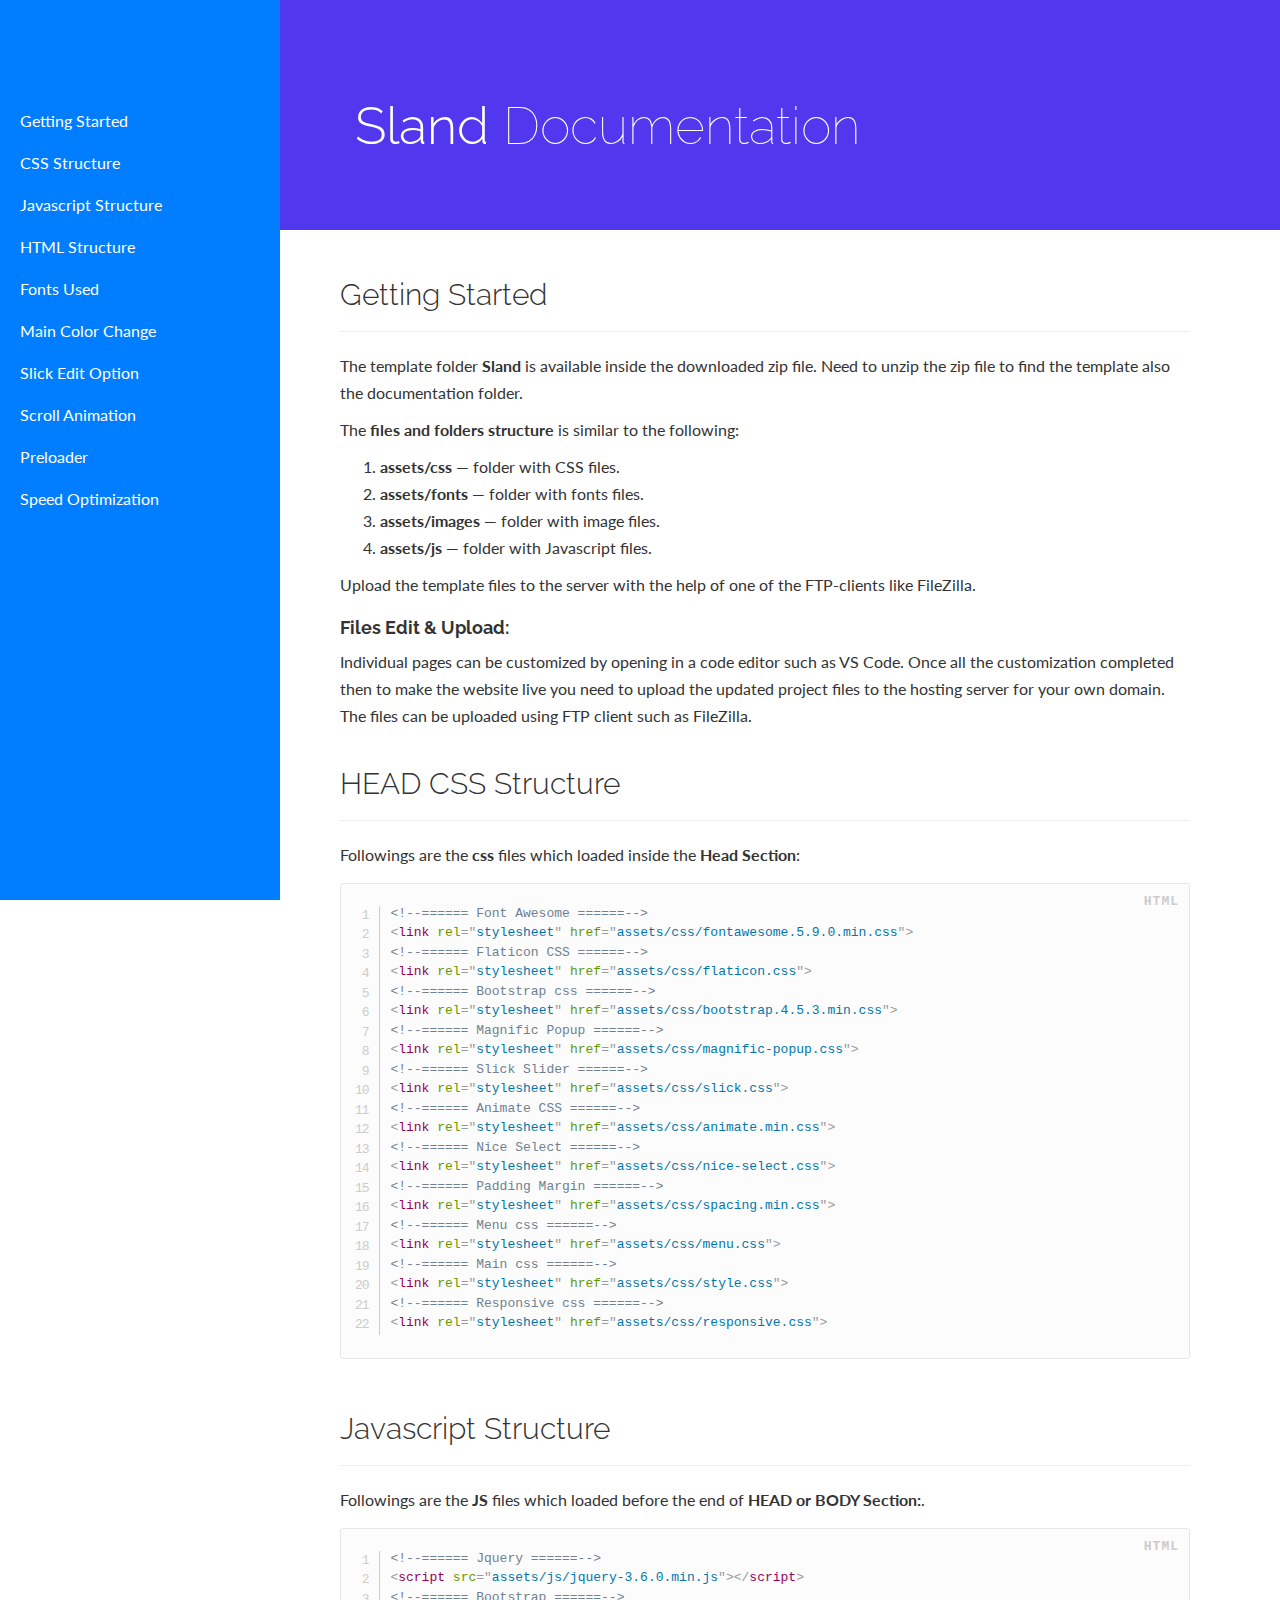
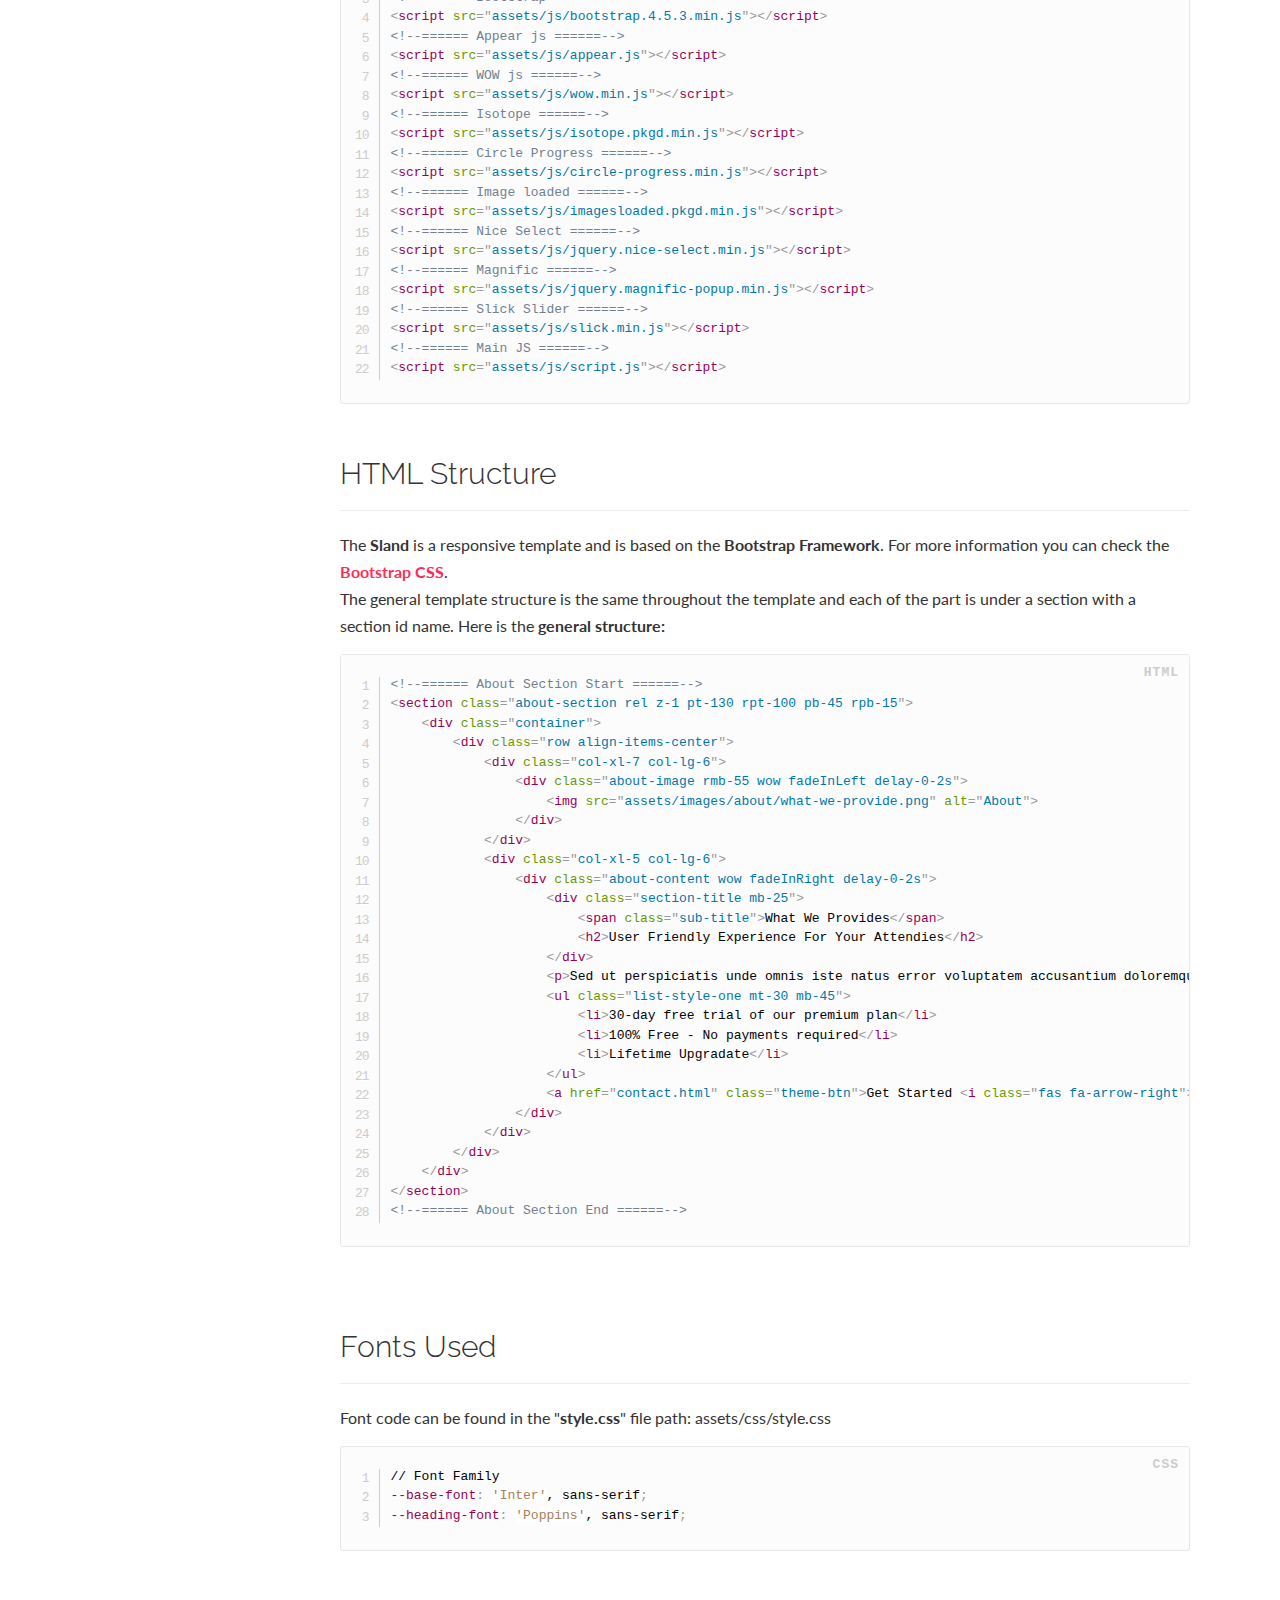
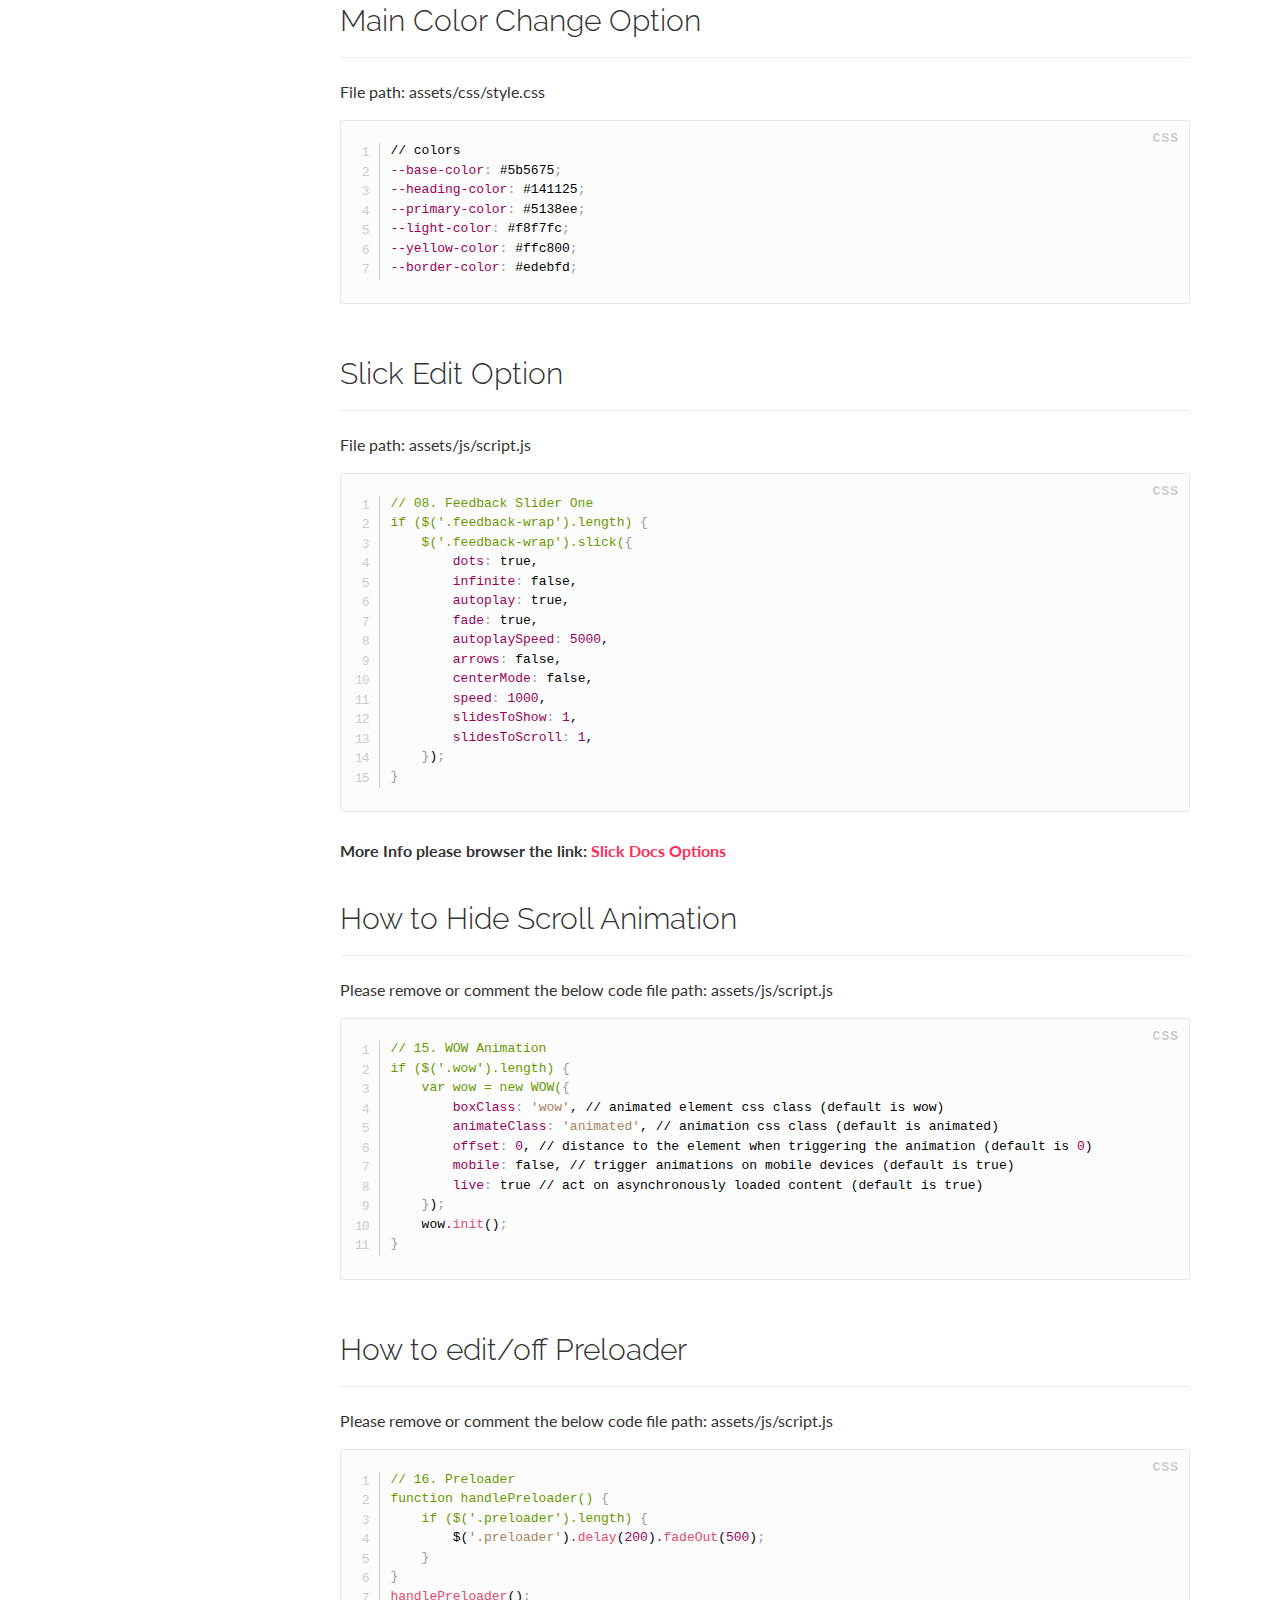
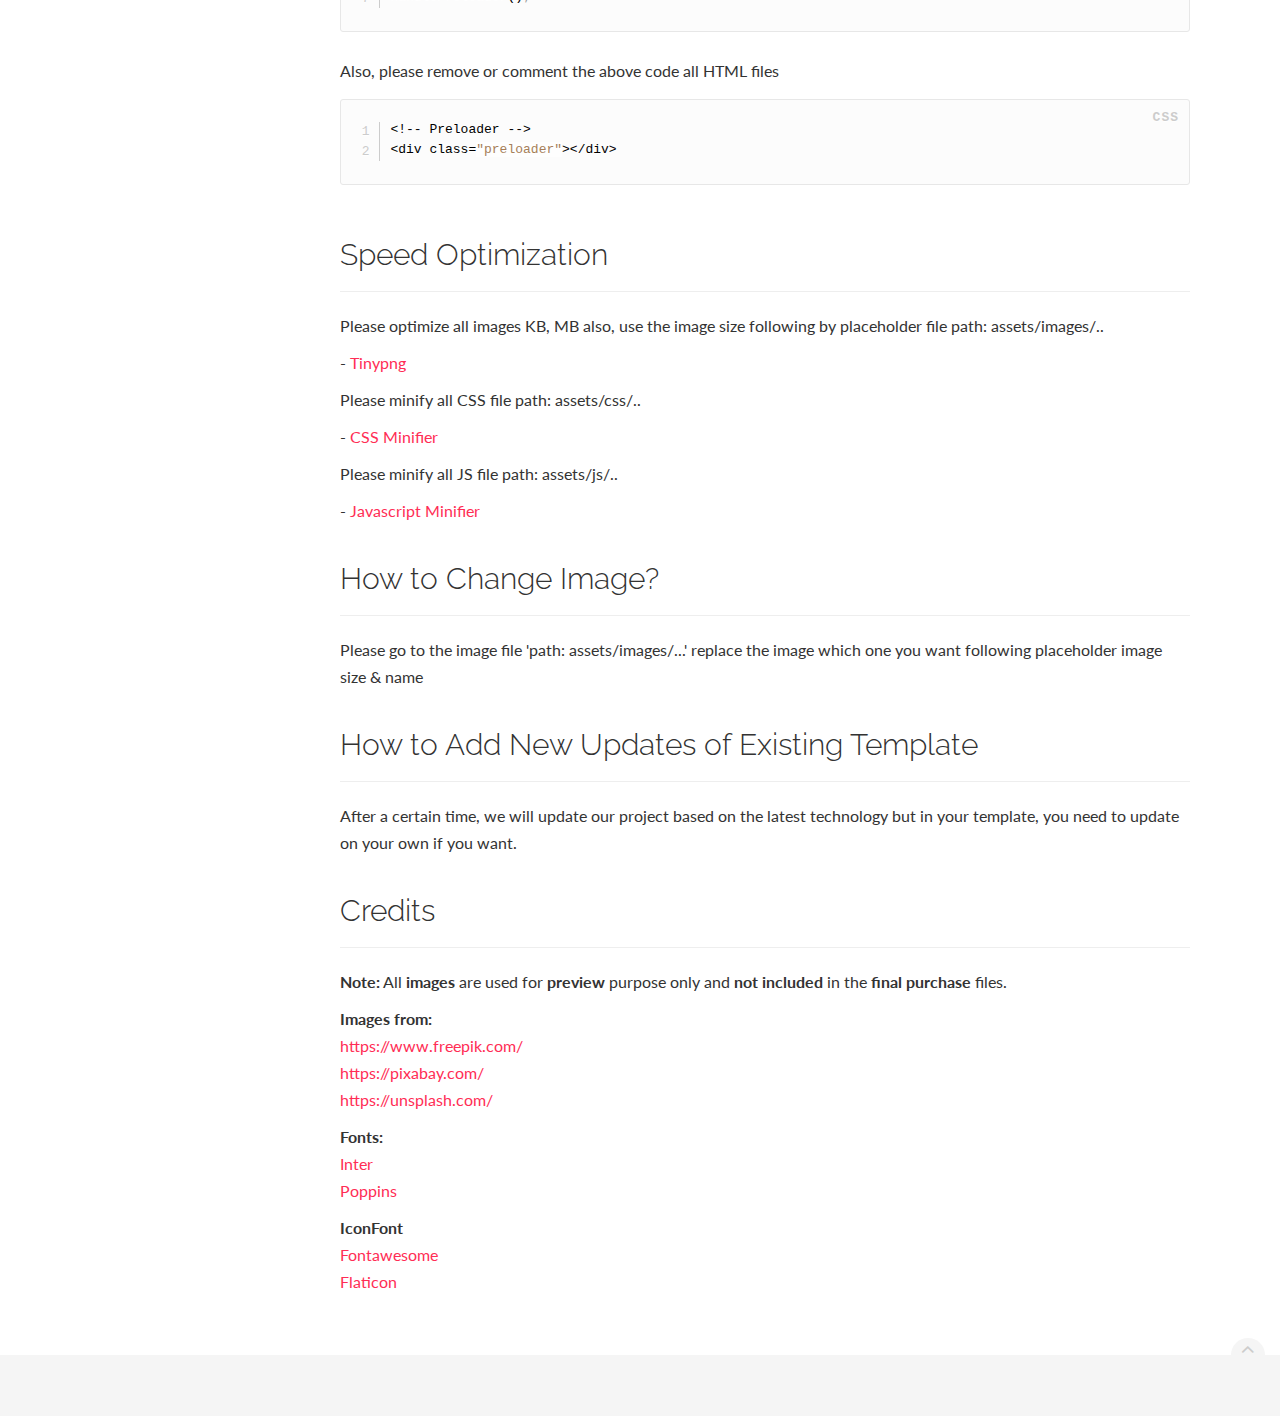
<file: Documentation/index.html>
<!DOCTYPE html>
<html lang="en">

<head>
    <meta charset="utf-8">
    <meta http-equiv="X-UA-Compatible" content="IE=edge">
    <meta name="viewport" content="width=device-width, initial-scale=1">
    <meta name="description" content="">
    <meta name="keywords" content="">

    <title>Sland - HTML Template</title>

    <!-- Style CSS -->
    <link href="css/collection.css" rel="stylesheet">

    <!-- Fonts -->
    <link href="https://fonts.googleapis.com/css?family=Raleway:100,300,400,500%7CLato:300,400" rel="stylesheet"
        type="text/css">

    <link rel="icon" type="image/png" href="images/favicon.png">
</head>

<body data-spy="scroll" data-target=".sidebar" data-offset="200">
    <!-- Sidebar -->
    <aside class="sidebar sidebar-boxed sidebar-dark">
        <ul class="nav sidenav dropable">
            <li><a href="#getting_started" title="Getting Started">Getting Started</a></li>
            <li><a href="#head_css_structure" title="HEAD CSS Structure">CSS Structure</a></li>
            <li><a href="#javascript_structure" title="Javascript Structure">Javascript Structure</a></li>
            <li><a href="#html_structure" title="HTML Structure">HTML Structure</a></li>
            <li><a href="#fonts_used" title="Fonts used">Fonts Used</a></li>
            <li><a href="#color-change-option" title="Main Color Change Option">Main Color Change</a></li>
            <li><a href="#slider-edit" title="Owl Carousel Edit Option">Slick Edit Option</a></li>
            <li><a href="#scroll-animation" title="How to Hide Scroll Animation">Scroll Animation</a></li>
            <li><a href="#preloader-hide" title="How to edit/off Preloader">Preloader</a></li>
            <li><a href="#speed-optimization" title="Speed Optimization">Speed Optimization</a></li>
        </ul>
    </aside>
    <!-- END Sidebar -->

    <header class="site-header navbar-transparent">
        <!-- Banner -->
        <div class="banner auto-size" style="background-color: #5138ee">
            <div class="container-fluid">
                <h1 style="margin: 0; padding: 30px 0;"><strong>Sland</strong> Documentation</h1>
            </div>
        </div>
        <!-- END Banner -->
    </header>

    <main class="container-fluid">
        <!-- Main content -->
        <article class="main-content" role="main">


            <section id="getting_started">
                <div class="page-header">
                    <h3 style="margin-top: 0; margin-bottom: 12px;">Getting Started</h3>
                </div>
                <p>The template folder <strong>Sland</strong> is available inside the downloaded zip file. Need to
                    unzip the zip file to find the template also the documentation folder.</p>
                <p>The <strong>files and folders structure</strong> is similar to the following:</p>
                <ol>
                    <li><strong>assets/css</strong> — folder with CSS files.</li>
                    <li><strong>assets/fonts</strong> — folder with fonts files.</li>
                    <li><strong>assets/images</strong> — folder with image files.</li>
                    <li><strong>assets/js</strong> — folder with Javascript files.</li>
                </ol>
                <p>Upload the template files to the server with the help of one of the FTP-clients like FileZilla.</p>





                <h6 style="margin-top: 20px;"><strong>Files Edit & Upload:</strong></h6>
                <p>Individual pages can be customized by opening in a code editor such as VS Code. Once all the
                    customization completed then to make the website live you need to upload the updated project files
                    to the hosting server for your own domain. The files can be uploaded using FTP client such as
                    FileZilla.</p>
            </section>

            <section id="head_css_structure">
                <div class="page-header">
                    <h3 style="margin-top: 0; margin-bottom: 12px;">HEAD CSS Structure</h3>
                </div>
                <p>Followings are the <strong>css</strong> files which loaded inside the <strong>Head Section</strong>:
                </p>
                <pre class="line-numbers">
<code class="language-markup">
&lt;!--====== Font Awesome ======--&gt;
&lt;link rel="stylesheet" href="assets/css/fontawesome.5.9.0.min.css"&gt;
&lt;!--====== Flaticon CSS ======--&gt;
&lt;link rel="stylesheet" href="assets/css/flaticon.css"&gt;
&lt;!--====== Bootstrap css ======--&gt;
&lt;link rel="stylesheet" href="assets/css/bootstrap.4.5.3.min.css"&gt;
&lt;!--====== Magnific Popup ======--&gt;
&lt;link rel="stylesheet" href="assets/css/magnific-popup.css"&gt;
&lt;!--====== Slick Slider ======--&gt;
&lt;link rel="stylesheet" href="assets/css/slick.css"&gt;
&lt;!--====== Animate CSS ======--&gt;
&lt;link rel="stylesheet" href="assets/css/animate.min.css"&gt;
&lt;!--====== Nice Select ======--&gt;
&lt;link rel="stylesheet" href="assets/css/nice-select.css"&gt;
&lt;!--====== Padding Margin ======--&gt;
&lt;link rel="stylesheet" href="assets/css/spacing.min.css"&gt;
&lt;!--====== Menu css ======--&gt;
&lt;link rel="stylesheet" href="assets/css/menu.css"&gt;
&lt;!--====== Main css ======--&gt;
&lt;link rel="stylesheet" href="assets/css/style.css"&gt;
&lt;!--====== Responsive css ======--&gt;
&lt;link rel="stylesheet" href="assets/css/responsive.css"&gt;
</code>
</pre>
            </section>

            <section id="javascript_structure">
                <div class="page-header">
                    <h3 style="margin-top: 0; margin-bottom: 12px;">Javascript Structure</h3>
                </div>
                <p>Followings are the <strong>JS</strong> files which loaded before the end of <strong>HEAD or BODY
                        Section:</strong>.</p>
                <pre class="line-numbers">
<code class="language-markup">
&lt;!--====== Jquery ======--&gt;
&lt;script src="assets/js/jquery-3.6.0.min.js"&gt;&lt;/script&gt;
&lt;!--====== Bootstrap ======--&gt;
&lt;script src="assets/js/bootstrap.4.5.3.min.js"&gt;&lt;/script&gt;
&lt;!--====== Appear js ======--&gt;
&lt;script src="assets/js/appear.js"&gt;&lt;/script&gt;
&lt;!--====== WOW js ======--&gt;
&lt;script src="assets/js/wow.min.js"&gt;&lt;/script&gt;
&lt;!--====== Isotope ======--&gt;
&lt;script src="assets/js/isotope.pkgd.min.js"&gt;&lt;/script&gt;
&lt;!--====== Circle Progress ======--&gt;
&lt;script src="assets/js/circle-progress.min.js"&gt;&lt;/script&gt;
&lt;!--====== Image loaded ======--&gt;
&lt;script src="assets/js/imagesloaded.pkgd.min.js"&gt;&lt;/script&gt;
&lt;!--====== Nice Select ======--&gt;
&lt;script src="assets/js/jquery.nice-select.min.js"&gt;&lt;/script&gt;
&lt;!--====== Magnific ======--&gt;
&lt;script src="assets/js/jquery.magnific-popup.min.js"&gt;&lt;/script&gt;
&lt;!--====== Slick Slider ======--&gt;
&lt;script src="assets/js/slick.min.js"&gt;&lt;/script&gt;
&lt;!--====== Main JS ======--&gt;
&lt;script src="assets/js/script.js"&gt;&lt;/script&gt;
</code>
</pre>
            </section>



            <section id="html_structure">
                <div class="page-header">
                    <h3 style="margin-top: 0; margin-bottom: 12px;">HTML Structure</h3>
                </div>
                The <Strong>Sland</Strong> is a responsive template and is based on the <strong>Bootstrap
                    Framework</strong>. For more information you can check the <a target="_blank"
                    href="https://getbootstrap.com/"><strong>Bootstrap CSS</strong></a>.
                <p>The general template structure is the same throughout the template and each of the part is under a
                    section with a section id name. Here is the <strong>general structure:</strong></p>
                <pre class="line-numbers">
<code class="language-markup">
&lt;!--====== About Section Start ======--&gt;
&lt;section class="about-section rel z-1 pt-130 rpt-100 pb-45 rpb-15"&gt;
    &lt;div class="container"&gt;
        &lt;div class="row align-items-center"&gt;
            &lt;div class="col-xl-7 col-lg-6"&gt;
                &lt;div class="about-image rmb-55 wow fadeInLeft delay-0-2s"&gt;
                    &lt;img src="assets/images/about/what-we-provide.png" alt="About"&gt;
                &lt;/div&gt;
            &lt;/div&gt;
            &lt;div class="col-xl-5 col-lg-6"&gt;
                &lt;div class="about-content wow fadeInRight delay-0-2s"&gt;
                    &lt;div class="section-title mb-25"&gt;
                        &lt;span class="sub-title">What We Provides&lt;/span&gt;
                        &lt;h2>User Friendly Experience For Your Attendies&lt;/h2&gt;
                    &lt;/div&gt;
                    &lt;p&gt;Sed ut perspiciatis unde omnis iste natus error voluptatem accusantium doloremque laudantium, totam rem aperiam, eaque ipsa quae ainventore veritatis et quasi architecto beatae vitae dicta sunt explicabo. Nemo enim ipsam voluptatem quia voluptas sit aspernatur aut odit aut fugit sed &lt;uia consequuntur magni dolores eos qui ratione voluptatem&lt;/p&gt;
                    &lt;ul class="list-style-one mt-30 mb-45"&gt;
                        &lt;li&gt;30-day free trial of our premium plan&lt;/li&gt;
                        &lt;li&gt;100% Free - No payments required&lt;/li&gt;
                        &lt;li&gt;Lifetime Upgradate&lt;/li&gt;
                    &lt;/ul&gt;
                    &lt;a href="contact.html" class="theme-btn">Get Started &lt;i class="fas fa-arrow-right"&gt;&lt;/i&gt;&lt;/a&gt;
                &lt;/div&gt;
            &lt;/div&gt;
        &lt;/div&gt;
    &lt;/div&gt;
&lt;/section&gt;
&lt;!--====== About Section End ======--&gt;
</code>
</pre>
            </section>


            <section id="fonts_used">
                <div class="page-header">
                    <h3 style="margin-top: 30px; margin-bottom: 12px;">Fonts Used</h3>
                </div>
                <p>
                    Font code can be found in the &quot;<strong>style.css</strong>&quot; file path: assets/css/style.css
                </p>

                <pre class="line-numbers">
<code class="language-css">
// Font Family
--base-font: 'Inter', sans-serif;
--heading-font: 'Poppins', sans-serif;
</code>
</pre>
            </section>

            <section id="color-change-option">
                <div class="page-header">
                    <h3 style="margin-top: 0; margin-bottom: 12px;">Main Color Change Option</h3>
                </div>
                <p>File path: assets/css/style.css</p>

                <pre class="line-numbers">
<code class="language-css">
// colors
--base-color: #5b5675;
--heading-color: #141125;
--primary-color: #5138ee;
--light-color: #f8f7fc;
--yellow-color: #ffc800;
--border-color: #edebfd;
</code>
</pre>
            </section>

            <section id="slider-edit">
                <div class="page-header">
                    <h3 style="margin-top: 0; margin-bottom: 12px;">Slick Edit Option</h3>
                </div>
                <p>File path: assets/js/script.js</p>

                <pre class="line-numbers">
<code class="language-css">
// 08. Feedback Slider One
if ($('.feedback-wrap').length) {
    $('.feedback-wrap').slick({
        dots: true,
        infinite: false,
        autoplay: true,
        fade: true,
        autoplaySpeed: 5000,
        arrows: false,
        centerMode: false,
        speed: 1000,
        slidesToShow: 1,
        slidesToScroll: 1,
    });
}  

</code>
</pre>
                <p><strong>More Info please browser the link: <a href="https://kenwheeler.github.io/slick/"
                            target="_blank">Slick Docs Options</a></strong></p>
            </section>

            <section id="scroll-animation">
                <div class="page-header">
                    <h3 style="margin-top: 0; margin-bottom: 12px;">How to Hide Scroll Animation</h3>
                </div>
                <p>Please remove or comment the below code file path: assets/js/script.js</p>
                <pre class="line-numbers">
<code class="language-css">

// 15. WOW Animation
if ($('.wow').length) {
    var wow = new WOW({
        boxClass: 'wow', // animated element css class (default is wow)
        animateClass: 'animated', // animation css class (default is animated)
        offset: 0, // distance to the element when triggering the animation (default is 0)
        mobile: false, // trigger animations on mobile devices (default is true)
        live: true // act on asynchronously loaded content (default is true)
    });
    wow.init();
}

</code>
</pre>
                </section>

				<section id="preloader-hide">
                    <div class="page-header">
                        <h3 style="margin-top: 0; margin-bottom: 12px;">How to edit/off Preloader</h3>
                    </div>
                    <p>Please remove or comment the below code file path: assets/js/script.js</p>
<pre class="line-numbers">
<code class="language-css">
// 16. Preloader
function handlePreloader() {
    if ($('.preloader').length) {
        $('.preloader').delay(200).fadeOut(500);
    }
}
handlePreloader();
</code>
</pre>

                <p>Also, please remove or comment the above code all HTML files</p>
                <pre class="line-numbers">
<code class="language-css">
&lt;!-- Preloader --&gt;
&lt;div class="preloader"&gt;&lt;/div&gt;
</code>
</pre>
            </section>

            <section id="speed-optimization">
                <div class="page-header">
                    <h3 style="margin-top: 0; margin-bottom: 12px;">Speed Optimization</h3>
                </div>

                <p>Please optimize all images KB, MB also, use the image size following by placeholder file path:
                    assets/images/..</p>
                <p>- <a href="https://tinypng.com/" target="_blank">Tinypng</a></p>

                <p>Please minify all CSS file path: assets/css/..</p>
                <p>- <a href="https://cssminifier.com/" target="_blank">CSS Minifier</a></p>


                <p>Please minify all JS file path: assets/js/..</p>
                <p>- <a href="https://javascript-minifier.com/" target="_blank">Javascript Minifier</a></p>
            </section>

            <section id="how-to-change-image">
                <div class="page-header">
                    <h3 style="margin-top: 0; margin-bottom: 12px;">How to Change Image?</h3>
                </div>

                <p>Please go to the image file 'path: assets/images/...' replace the image which one you want following
                    placeholder image size & name</p>
            </section>

            <section id="how-to-change-images">
                <div class="page-header">
                    <h3 style="margin-top: 0; margin-bottom: 12px;">How to Add New Updates of Existing Template</h3>
                </div>

                <p>
                    After a certain time, we will update our project based on the latest technology but in your
                    template, you need to update on your own if you want.
                </p>
            </section>

            <section id="credits">
                <div class="page-header">
                    <h3 style="margin-top: 0; margin-bottom: 12px;">Credits</h3>
                </div>
                <p><strong>Note:</strong> All <strong>images</strong> are used for <strong>preview</strong> purpose only
                    and <strong>not included</strong> in the <strong>final purchase</strong> files.</p>
                <p> <strong>Images from:</strong><br />
                    <a target="_blank" href="https://www.freepik.com/">https://www.freepik.com/</a><br />
                    <a target="_blank" href="https://pixabay.com/">https://pixabay.com/</a><br />
                    <a target="_blank" href="https://unsplash.com/">https://unsplash.com/</a><br />
                </p>
                <p>
                    <strong>Fonts:</strong><br />
                    <a target="_blank" href="https://fonts.google.com/specimen/Inter?query=Inter">Inter</a><br>
                    <a target="_blank" href="https://fonts.google.com/specimen/Poppins?query=popp">Poppins</a>
                </p>
                <p>
                    <strong>IconFont</strong><br>
                    <a href="https://fontawesome.com/" target="_blank">Fontawesome</a><br>
                    <a href="https://www.flaticon.com" target="_blank">Flaticon</a><br>
                </p>
            </section>


        </article>
        <!-- END Main content -->
    </main>

    <!-- Footer -->
    <footer class="site-footer">
        <div class="container-fluid"> <a id="scroll-up" href="#"><i class="fa fa-angle-up"></i></a>
            <div class="row">
                <div class="col-md-6 col-sm-6">

                </div>
                <div class="col-md-6 col-sm-6">

                </div>
            </div>
        </div>
    </footer>
    <!-- END Footer -->


    <!-- Scripts -->
    <script src="js/other.js"></script>
    <script src="js/custom.js"></script>
</body>

</html>
</file>
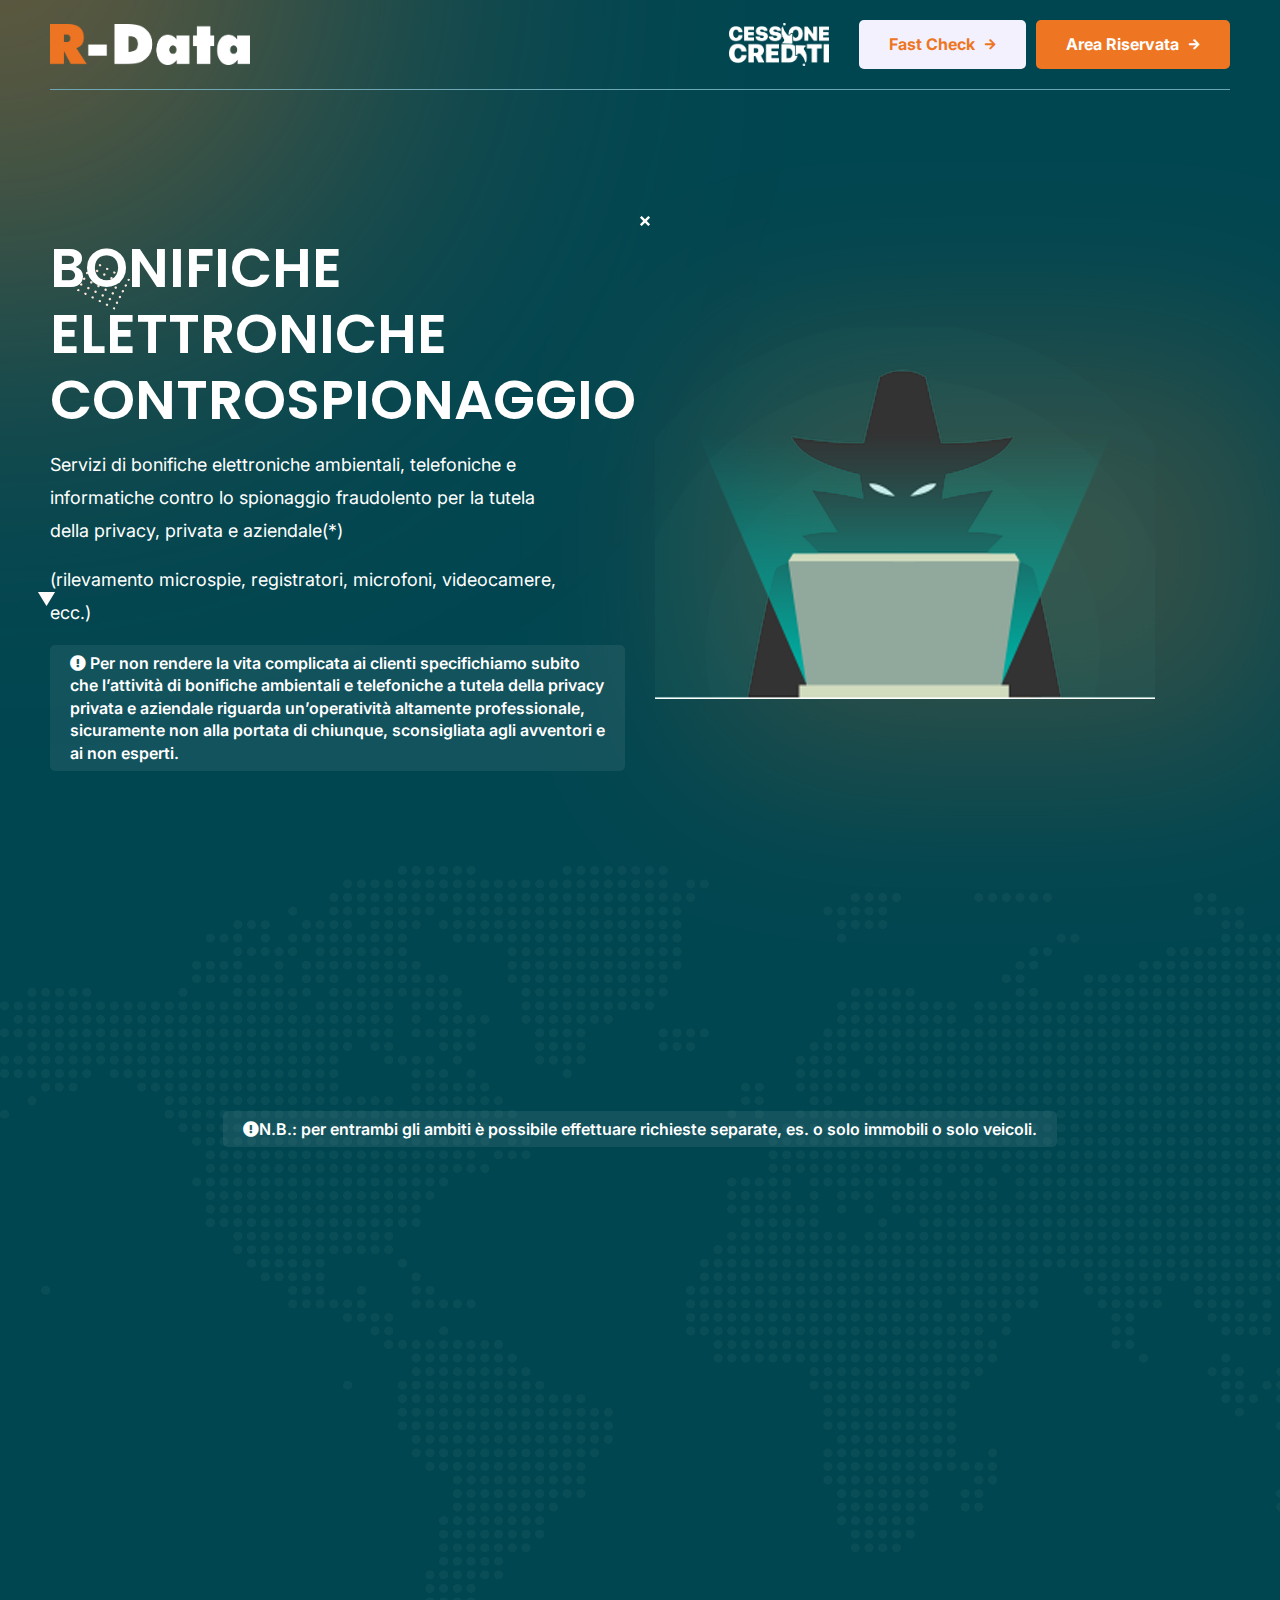
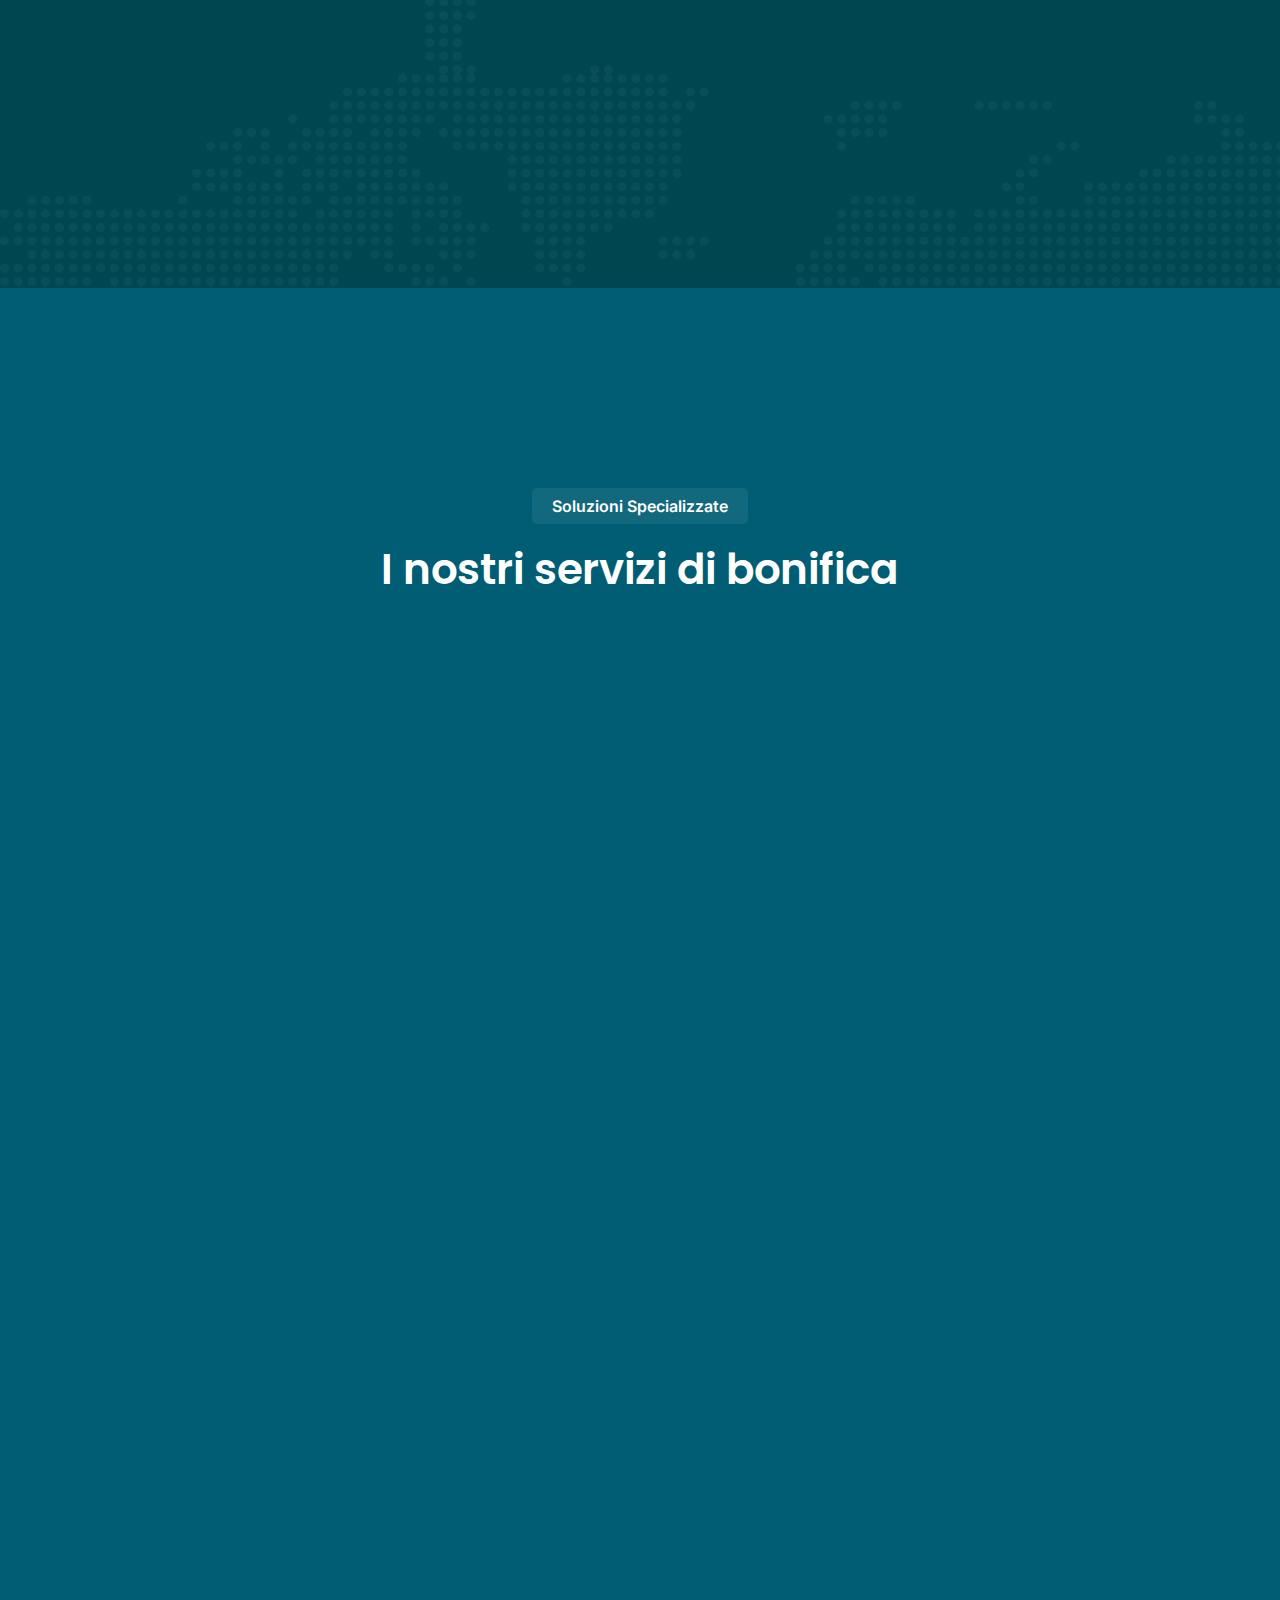
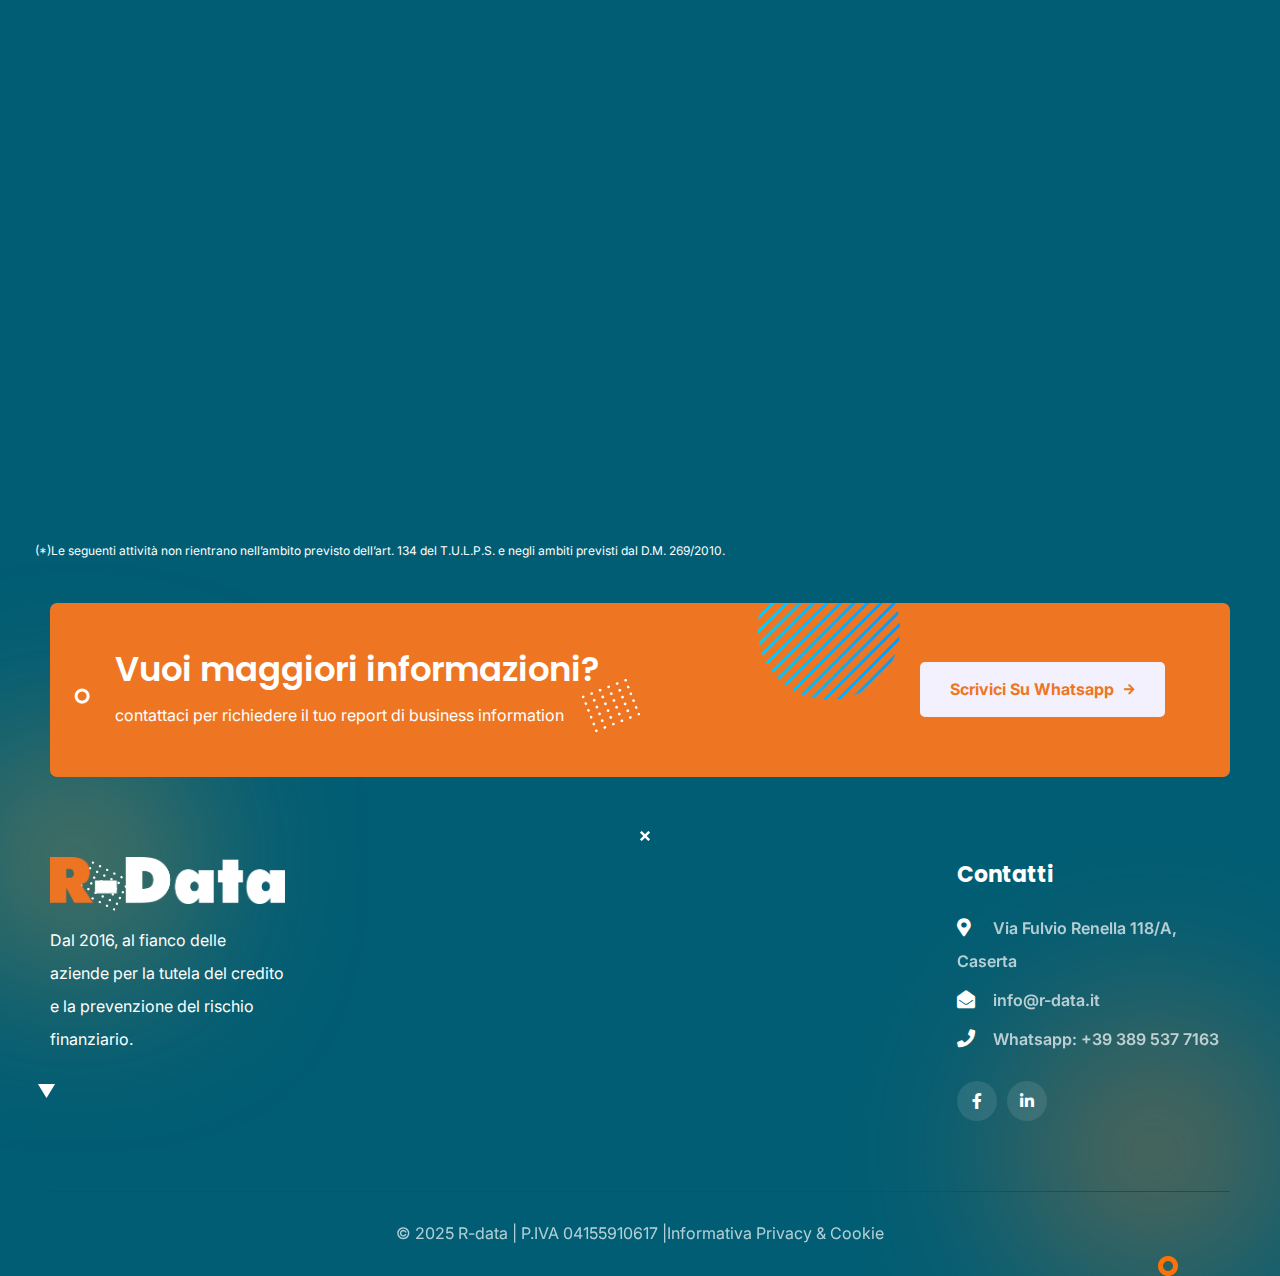
<file: HTML/Bonifiche elettroniche controspionaggio.html>
<!DOCTYPE html>
<html lang="zxx">

<head>
    <!--====== Required meta tags ======-->
    <meta charset="utf-8" />
    <meta http-equiv="x-ua-compatible" content="ie=edge" />
    <meta name="description" content="" />
    <meta name="viewport" content="width=device-width, initial-scale=1, shrink-to-fit=no" />

    <!--====== Title ======-->
    <title>Bonifiche elettroniche controspionaggio | R-Data</title>
    <!--====== Favicon Icon ======-->
    <link rel="shortcut icon" href="assets/images/favicon.png" type="image/x-icon">
    <!--====== Google Fonts ======-->
    <link href="https://fonts.googleapis.com/css2?family=Inter:wght@400;500;600;700&family=Poppins:wght@400;600;700&display=swap" rel="stylesheet">
    <!--====== Font Awesome ======-->
    <link rel="stylesheet" href="assets/css/fontawesome.5.9.0.min.css">
    <!--====== Flaticon CSS ======-->
    <link rel="stylesheet" href="assets/css/flaticon.css">
    <!--====== Bootstrap css ======-->
    <link rel="stylesheet" href="assets/css/bootstrap.4.5.3.min.css">
    <!--====== Magnific Popup ======-->
    <link rel="stylesheet" href="assets/css/magnific-popup.css">
    <!--====== Slick Slider ======-->
    <link rel="stylesheet" href="assets/css/slick.css">
    <!--====== Animate CSS ======-->
    <link rel="stylesheet" href="assets/css/animate.min.css">
    <!--====== Nice Select ======-->
    <link rel="stylesheet" href="assets/css/nice-select.css">
    <!--====== Padding Margin ======-->
    <link rel="stylesheet" href="assets/css/spacing.min.css">
    <!--====== Menu css ======-->
    <link rel="stylesheet" href="assets/css/menu.css">
    <!--====== Main css ======-->
    <link rel="stylesheet" href="assets/css/style.css">
    <!--====== Responsive css ======-->
    <link rel="stylesheet" href="assets/css/responsive.css">

</head>

<body class="home-three dark-body">
    <div class="page-wrapper">

        <!-- Preloader -->
        <div class="preloader"></div>


        <!--====== Header Part Start ======-->
        <header class="main-header header-three">
            <!--Header-Upper-->
            <div class="header-upper">
                <div class="container clearfix">
                    <div class="header-inner py-20">
                        <div class="logo-outer">
                            <div class="logo"><a href="index.html"><img src="assets/images/logos/logo-white.png" alt="Logo" width="200px"></a></div>
                        </div>

                        <div class="nav-outer d-flex align-items-center clearfix mx-lg-auto">
                            <!-- Main Menu -->
                            <nav class="main-menu navbar-expand-lg">
                                <div class="navbar-header">
                                    <div class="logo-mobile"><a href="index.html"><img src="assets/images/logos/logo-white.png" alt="Logo" width="120px"></a></div>
                                </div>
                            </nav>
                            
                            <!-- Main Menu End--> 
                        </div>

                        <div class="menu-right d-none d-lg-flex align-items-center">
                         <a href="https://www.cessione-crediti.it/" style="margin-right:30px;"  target="_blank"><img src="assets/images/logos/cessionecreditiwhite.png" alt="Logo" width="100px"></a>
                            <a href="https://app.businessapi.it/app/FastCheck/Area_Riservata.asp" class="theme-btn style-two" style="margin-right:10px;" target="_blank">Fast Check<i class="fas fa-arrow-right"></i></a>
                            <a href="https://www.backoffice.r-data.it/Online/sign_in1.asp" class="theme-btn style-one" target="_blank">Area Riservata <i class="fas fa-arrow-right"></i></a>
                        </div>

                    </div>
                </div>
            </div>
            <!--End Header Upper-->

        </header>
        <!--====== Header Part End ======-->


        <!--====== Hero Section Start ======-->
        <section class="hero-section-three rel z-2 pt-235 rpt-150 pb-75 rpb-100" id="home">
            <div class="container">
                <div class="row align-items-center">
                    <div class="col-lg-6 col-md-11">
                        <div class="hero-content-three rpt-15 rmb-75">
                            <h1 class="mb-15 wow fadeInUp delay-0-2s">BONIFICHE ELETTRONICHE CONTROSPIONAGGIO </h1>
                            <p class="wow fadeInUp delay-0-4s">Servizi di bonifiche elettroniche ambientali, telefoniche e informatiche contro lo spionaggio fraudolento per la tutela della privacy, privata e aziendale(*)
							</p>
                            <p class="wow fadeInUp delay-0-4s">(rilevamento microspie, registratori, microfoni, videocamere, ecc.)</p>
                            <span class="sub-title" style="text-align: left;text-decoration: none; text-transform: none;">  <i class="fas fa-exclamation-circle"></i>
Per non rendere la vita complicata ai clienti specifichiamo subito che l’attività di bonifiche ambientali e telefoniche a tutela della privacy privata e aziendale riguarda un’operatività altamente professionale, sicuramente non alla portata di chiunque, sconsigliata agli avventori e ai non esperti.</span>
                        </div>
                    </div>
                    <div class="col-lg-6">
                        <div class="hero-image-three overlay wow fadeInLeft delay-0-4s">
                            <img src="assets/images/hero/hero-bonifiche.png" alt="Hero">
                        </div>
                    </div>
                </div>
            </div>
            <img class="dots-shape" src="assets/images/shapes/dots.png" alt="Shape">
            <img class="tringle-shape" src="assets/images/shapes/tringle.png" alt="Shape">
            <img class="close-shape" src="assets/images/shapes/close.png" alt="Shape">
        </section>
        <!--====== Hero Section End ======-->

        <!--====== Contenuti Start ======-->
        <section class="solutions-section-three text-white text-center rel bg-blue pt-130 rpt-100 z-1 pb-130 rpb-45" style="background-image: url(assets/images/shapes/solutions-bg-dots.png);">
              <div class="container">
              <p class="wow fadeInUp delay-0-4s">Per questo motivo ci serviamo di tecnici qualificati e di attrezzature di primo livello al fine di rilevare microspie ambientali e telefoniche, microspie gsm, microcamere, microregistratori e ogni strumento atto ad intercettare all’insaputa del nostro assistito.
Per far fronte ad ogni tipo di esigenza/richiesta abbiamo organizzato un reparto di bonifiche elettroniche che effettua attività in due specifici ambiti:
</p>
 <span class="sub-title " style="text-align: left;text-decoration: none; text-transform: none;">  <i class="fas fa-exclamation-circle"></i>N.B.: per entrambi gli ambiti è possibile effettuare richieste separate, es. o solo immobili o solo veicoli.</span>

                <div class="row justify-content-center mt-100">
                    <div class="col-xl-6 col-md-6">
                        <div class="solution-item-three wow fadeInUp delay-0-2s">
                            <i class="far fa-compass"></i>
                            <h3>Ambito privato</h3>
                            <p>Il servizio ha 2 standard di controllo, manuale ed elettronico, effettuati in abitazioni private, in studi professionali (di dimensioni medio-piccole) e sugli asset telefonici/informatici, infine sui veicoli (anche motocicli).</p>
                        </div>
                    </div>
                    <div class="col-xl-6 col-md-6">
                        <div class="solution-item-three wow fadeInUp delay-0-4s">
                            <i class="far fa-map"></i>
                            <h3>Ambito aziendale</h3>
                            <p>Anche in questo caso la bonifica è caratterizzata da 2 standard di controllo (manuale/elettronico) ma in ambienti complessi come ad esempio in attività commerciali e industriali e su flotte di veicoli da trasporto beni e persone nonché sugli asset informatici e telefonici.

È un’attività molto richiesta in caso di forti sospetti di concorrenza sleale e spionaggio industriale e viene effettuata con l’intervento di tecnici bonificatori specializzati in ambienti complessi.
</p>
                        </div>
                    </div>
                </div>
            </div>
        </section>
        <!--====== Contenuti End ======-->

          <!--====== Services Section Start ======-->
        <section class="services-section-three bg-lighter rel z-1 pt-100 pb-100 rpb-70" id="service">
            <div class="container">
               <div class="row justify-content-center text-center">
                   <div class="col-xl-7 col-lg-8 col-md-10">
                       <div class="section-title mt-100 rmt-70 mb-55">
                            <span class="sub-title">soluzioni specializzate</span>
                            <h2>I nostri servizi di bonifica</h2>
                        </div>
                   </div>
               </div>
                <div class="row">
                    <div class="col-xl-4 col-md-6">
                        <div class="service-item wow fadeInUp delay-0-2s">
                            <i class="fas fa-mobile-alt"></i>
                            <div class="content">
                                <h3>SPECIALE SMARTPHONE</h3>
                                <p>La R-Data S.r.l. effettua bonifiche specializzate su smartphone e tablet al fine di rilevare installazioni fraudolente di Trojan e Spy Ghost in genere, attraverso il sistema M2Bridge atto a identificare anche la fonte di intercettazione abusiva, con il rilascio di una report tecnico utilizzabile in sede giudiziaria.</p>
                            </div>
                        </div>
                    </div>
                    <div class="col-xl-4 col-md-6">
                        <div class="service-item wow fadeInUp delay-0-4s">
                            <i class="fas fa-desktop"></i>
                            <div class="content">
                                <h3>	SPECIALE DIGITAL FORENSICS</h3>
                                <p>L’attività di bonifica elettronica può essere integrata con quella di Digital Forensics per mezzo della quale i nostri Consulenti Tecnici/Periti effettuano attività di “cristallizzazione” delle prove rilevate su asset informatici e telefonici; l’operazione riguarda in particolare file e dati anche cancellati da utilizzare in sede giudiziaria.</p>
                            </div>
                        </div>
                    </div>
                    <div class="col-xl-4 col-md-6">
                        <div class="service-item wow fadeInUp delay-0-6s">
                            <i class="fas fa-car"></i>

                            <div class="content">
                                <h3>BENI MOBILI REGISTRATI</h3>
                                <p>autoveicolo da €300,00; veicolo da trasporto da € 500,00</p>
                            </div>
                        </div>
                    </div>
                    <div class="col-xl-4 col-md-6">
                        <div class="service-item wow fadeInUp delay-0-8s">
                           <i class="fas fa-home"></i>

                            <div class="content">
                                <h3>BENI IMMOBILI</h3>
                                <p>sopralluogo tecnico abitazione/studi professionali da € 100,00 escluse spese di traferta. da 1 a 3 stanze da € 400,00; fino a 5 stanze da € 800,00 per stanza è inteso un ambiente di circa 20/25 mq. Consigliamo la richiesta di un preventivo in caso di strutture e ambienti diversi</p>
                            </div>
                        </div>
                    </div>
                    <div class="col-xl-4 col-md-6">
                        <div class="service-item wow fadeInUp delay-1-0s">
                            <i class="fas fa-desktop"></i>
                            <div class="content">
                                <h3>PERSONAL COMPUTER E SERVER (windows, linus, osx)</h3>
                                <p>PC da € 600,00 a € 3.000,00; SERVER da € 800,00 a € 2.000,00 in base al numero di pc e/o server, alla tipologia di ambiente ed alle criticità tecniche emerse durante il sopralluogo tecnico.
N.B. : agli onorari professionali sopracitati verranno conteggiate a parte le spese kilometriche (€ 0,50 a km percorso) + autostrada + vitto ed alloggio.</p>
                            </div>
                        </div>
                    </div>
                    <p style="font-size:12px;">(*)Le seguenti attività non rientrano nell’ambito previsto dell’art. 134 del T.U.L.P.S. e negli ambiti previsti dal D.M. 269/2010.</p>
                </div>
            </div>

        </section>
        <!--====== Services Section End ======-->
  
        <!--====== Footer Section Start ======-->
        <footer class="footer-section footer-two bg-gray text-white rel z-1">
            <div class="container">
              
               <div class="call-to-action bg-blue bgs-cover text-white rel z-1">
                    <div class="row align-items-center">
                        <div class="col-xl-7 col-lg-6">
                            <div class="section-title mb-20">
                                <h2>Vuoi maggiori informazioni?</h2>
                                <p>contattaci per richiedere il tuo report di business information</p>
                            </div>
                        </div>
                        <div class="col-xl-5 col-lg-6">
                            <div class="call-to-action-btns text-xl-right mb-20">
                                <a href="https://api.whatsapp.com/send?phone=393895377163&text=Salve%2C%20vorrei%20avere%20informazioni%20sui%20servizi%20R-Data." class="theme-btn style-two rmb-15">Scrivici su Whatsapp <i class="fas fa-arrow-right"></i></a>
                            </div>
                        </div>
                    </div>
                    <img class="white-circle" src="assets/images/shapes/white-circle.png" alt="White Circle">
                    <img class="white-dots slideUpRight" src="assets/images/shapes/white-dots.png" alt="shape">
                    <img class="white-dots-circle slideLeftRight" src="assets/images/shapes/white-dots-circle.png" alt="shape">
                </div>
                
                <div class="row justify-content-between">
                    <div class="col-xl-3 col-sm-6 col-7 col-small">
                        <div class="footer-widget about-widget">
                            <div class="footer-logo mb-20">
                                <a href="index.html"><img src="assets/images/logos/logo-white.png" alt="Logo"></a>
                            </div>
                            <p>Dal 2016, al fianco delle aziende per la tutela del credito e la prevenzione del rischio finanziario.</a>
                        </div>
                    </div>
                    <div class="col-xl-2 col-sm-4 col-5 col-small">
                      
                    </div>
                    <div class="col-xl-4 col-md-8">
                      
                    </div>
                    <div class="col-xl-3 col-md-4">
                        <div class="footer-widget contact-widget">
                            <h4 class="footer-title">Contatti</h4>
                            <ul class="list-style-three">
                                <li><i class="fas fa-map-marker-alt"></i> <span>Via Fulvio Renella 118/A, Caserta</span></li>
                                <li><i class="fas fa-envelope-open"></i> <span><a href="mailto:support@gmail.com">info@r-data.it</a></span></li>
                                <li><i class="fas fa-phone"></i> <span>Whatsapp: <a href="https://api.whatsapp.com/send?phone=393895377163&text=Salve%2C%20vorrei%20avere%20informazioni%20sui%20servizi%20R-Data.">+39 389 537 7163</a></span></li>
                            </ul>
                            <div class="social-style-one mt-25">
                                <a href="https://www.facebook.com/rdatasrl"><i class="fab fa-facebook-f"></i></a>
                                
                                <a href="https://www.linkedin.com/company/rdata/"><i class="fab fa-linkedin-in"></i></a>
                             
                            </div>
                        </div>
                    </div>
                </div>
                <div class="copyright-area text-center">
                    <p>© 2025 <a href="index.html">R-data | P.IVA 04155910617 </a> |<a href="./informativa privacy e cookie.html">Informativa Privacy & Cookie</a></p>
                </div>
            </div>
            <img class="dots-shape" src="assets/images/shapes/dots.png" alt="Shape">
            <img class="tringle-shape" src="assets/images/shapes/tringle.png" alt="Shape">
            <img class="close-shape" src="assets/images/shapes/close.png" alt="Shape">
            <img class="circle-shape" src="assets/images/shapes/circle.png" alt="Shape">
        </footer>
        <!--====== Footer Section End ======-->

    </div>
    <!--End pagewrapper-->


    <!-- Scroll Top Button -->
    <button class="scroll-top scroll-to-target" data-target="html"><span class="fa fa-angle-up"></span></button>


    <!--====== Jquery ======-->
    <script src="assets/js/jquery-3.6.0.min.js"></script>
    <!--====== Bootstrap ======-->
    <script src="assets/js/bootstrap.4.5.3.min.js"></script>
    <!--====== Appear js ======-->
    <script src="assets/js/appear.js"></script>
    <!--====== WOW js ======-->
    <script src="assets/js/wow.min.js"></script>
    <!--====== Isotope ======-->
    <script src="assets/js/isotope.pkgd.min.js"></script>
    <!--====== Circle Progress ======-->
    <script src="assets/js/circle-progress.min.js"></script>
    <!--====== Image loaded ======-->
    <script src="assets/js/imagesloaded.pkgd.min.js"></script>
    <!--====== Nice Select ======-->
    <script src="assets/js/jquery.nice-select.min.js"></script>
    <!--====== Magnific ======-->
    <script src="assets/js/jquery.magnific-popup.min.js"></script>
    <!--====== Slick Slider ======-->
    <script src="assets/js/slick.min.js"></script>
    <!--====== Main JS ======-->
    <script src="assets/js/script.js"></script>

</body>

</html>
</file>
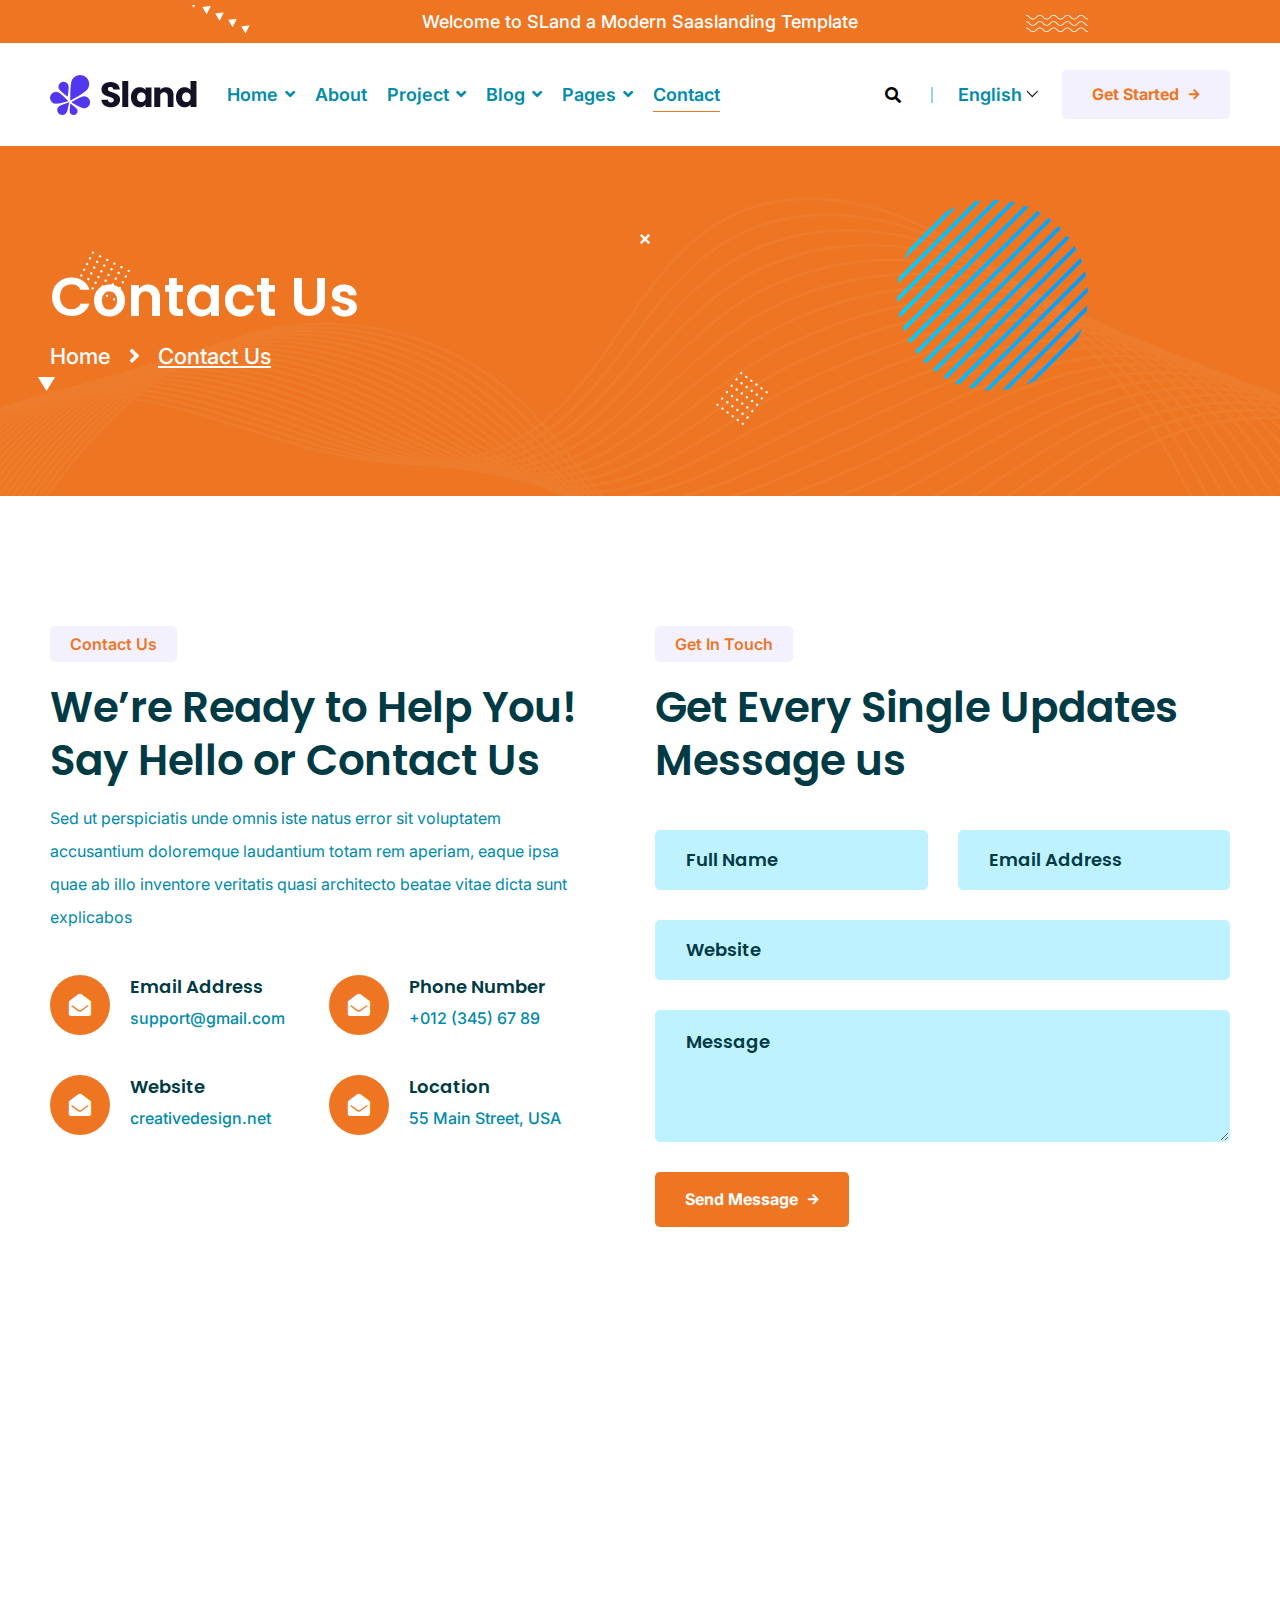
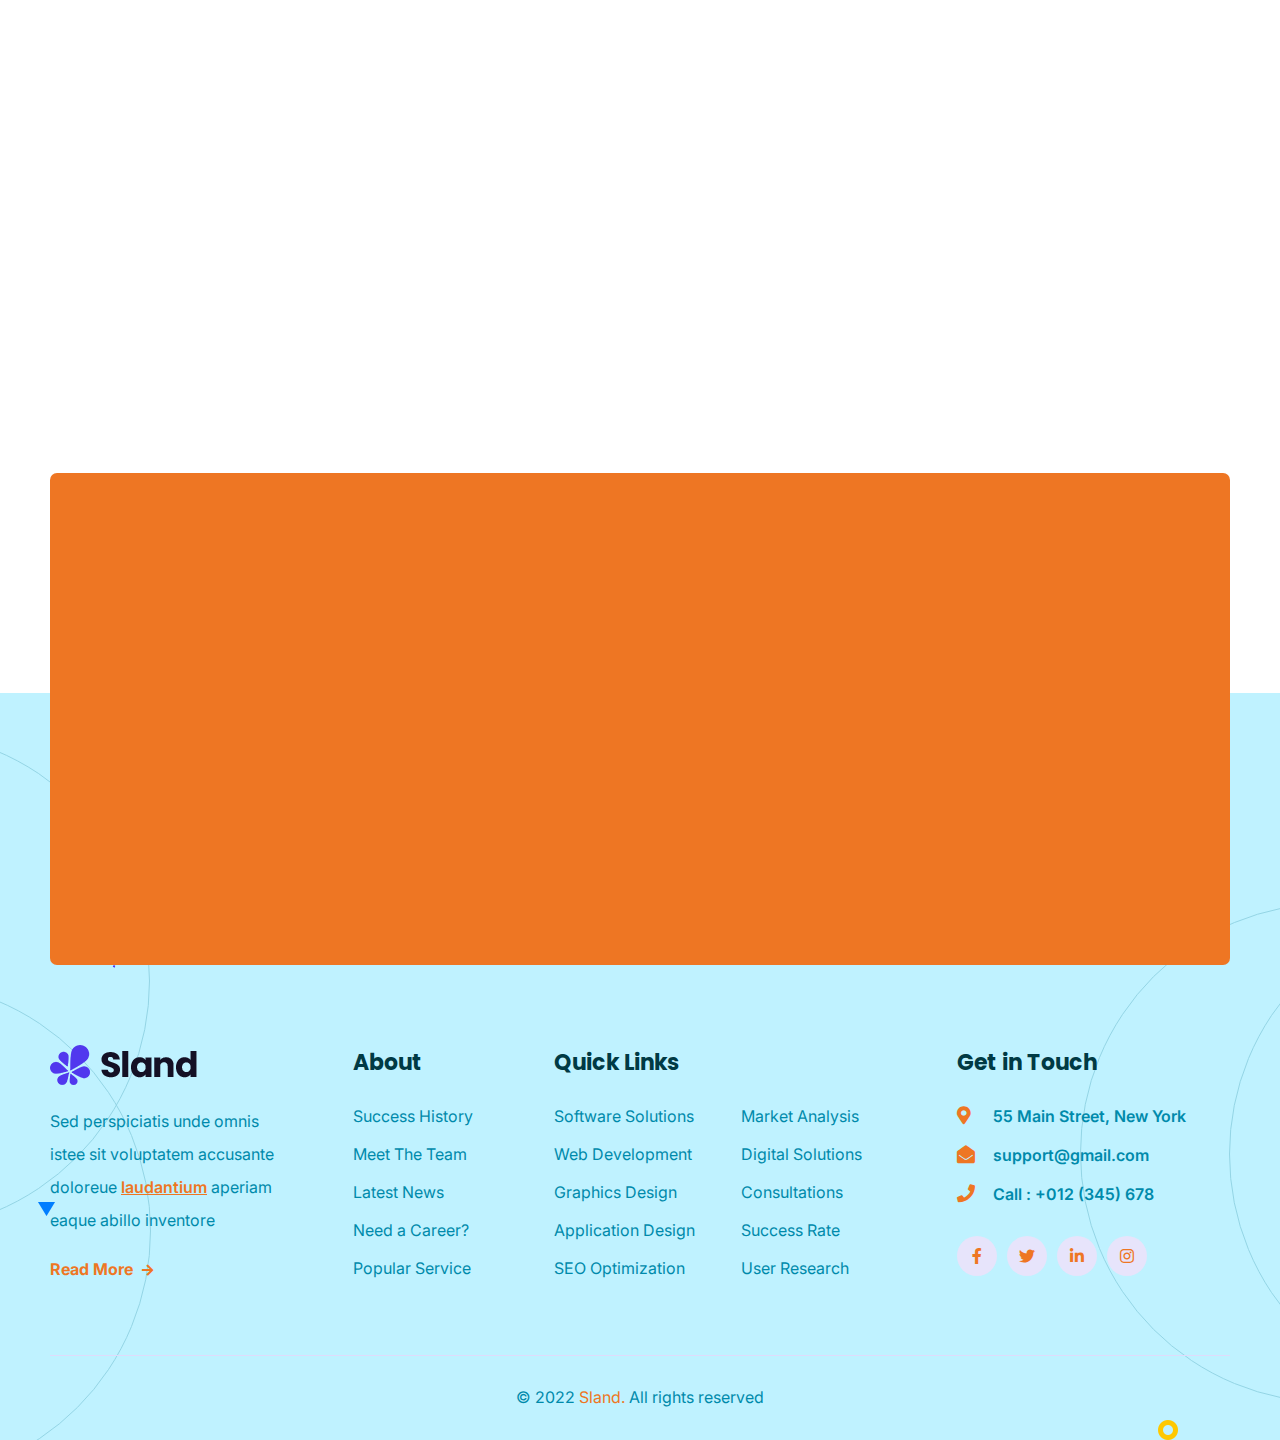
<file: HTML/contact.html>
<!DOCTYPE html>
<html lang="zxx">

<head>
    <!--====== Required meta tags ======-->
    <meta charset="utf-8" />
    <meta http-equiv="x-ua-compatible" content="ie=edge" />
    <meta name="description" content="" />
    <meta name="viewport" content="width=device-width, initial-scale=1, shrink-to-fit=no" />

    <!--====== Title ======-->
    <title>Sland - HTML Template || Contact Us</title>
    <!--====== Favicon Icon ======-->
    <link rel="shortcut icon" href="assets/images/favicon.png" type="image/x-icon">
    <!--====== Google Fonts ======-->
    <link href="https://fonts.googleapis.com/css2?family=Inter:wght@400;500;600;700&family=Poppins:wght@400;600;700&display=swap" rel="stylesheet">
    <!--====== Font Awesome ======-->
    <link rel="stylesheet" href="assets/css/fontawesome.5.9.0.min.css">
    <!--====== Flaticon CSS ======-->
    <link rel="stylesheet" href="assets/css/flaticon.css">
    <!--====== Bootstrap css ======-->
    <link rel="stylesheet" href="assets/css/bootstrap.4.5.3.min.css">
    <!--====== Magnific Popup ======-->
    <link rel="stylesheet" href="assets/css/magnific-popup.css">
    <!--====== Slick Slider ======-->
    <link rel="stylesheet" href="assets/css/slick.css">
    <!--====== Animate CSS ======-->
    <link rel="stylesheet" href="assets/css/animate.min.css">
    <!--====== Nice Select ======-->
    <link rel="stylesheet" href="assets/css/nice-select.css">
    <!--====== Padding Margin ======-->
    <link rel="stylesheet" href="assets/css/spacing.min.css">
    <!--====== Menu css ======-->
    <link rel="stylesheet" href="assets/css/menu.css">
    <!--====== Main css ======-->
    <link rel="stylesheet" href="assets/css/style.css">
    <!--====== Responsive css ======-->
    <link rel="stylesheet" href="assets/css/responsive.css">

</head>

<body class="inner-page">
    <div class="page-wrapper">

        <!-- Preloader -->
        <div class="preloader"></div>


        <!--====== Header Part Start ======-->
        <header class="main-header">

            <!--Header-Top-->
            <div class="header-top text-center text-white bg-blue py-5">
                <div class="container rel z-1">
                    <p>Welcome to SLand a Modern Saaslanding Template</p>
                    <img class="header-left-shape" src="assets/images/shapes/header-top-left.png" alt="shape">
                    <img class="header-right-shape slideLeftRight infinite" src="assets/images/shapes/header-top-right.png" alt="shape">
                </div>
            </div>
            
            <!--Header-Upper-->
            <div class="header-upper bg-white">
                <div class="container clearfix">
                    <div class="header-inner py-20 border-bottom-0">
                        <div class="logo-outer">
                            <div class="logo"><a href="index.html"><img src="assets/images/logos/logo.png" alt="Logo"></a></div>
                        </div>

                        <div class="nav-outer clearfix">
                            <!-- Main Menu -->
                            <nav class="main-menu navbar-expand-lg">
                                <div class="navbar-header">
                                    <div class="logo-mobile"><a href="index.html"><img src="assets/images/logos/logo.png" alt="Logo"></a></div>
                                    <!-- Toggle Button -->
                                    <button type="button" class="navbar-toggle" data-toggle="collapse" data-target=".navbar-collapse" aria-controls="main-menu">
                                        <span class="icon-bar"></span>
                                        <span class="icon-bar"></span>
                                        <span class="icon-bar"></span>
                                    </button>
                                </div>

                                <div class="navbar-collapse collapse clearfix" id="main-menu">
                                    <ul class="navigation clearfix">
                                        <li class="dropdown"><a href="#">home</a>
                                            <ul>
                                                <li><a href="index.html">Home One</a></li>
                                                <li><a href="index2.html">Home Two</a></li>
                                                <li><a href="index3.html">Home Three</a></li>
                                                <li><a href="index3dark.html">Home 3 Dark</a></li>
                                            </ul>
                                        </li>
                                        <li><a href="about.html">about</a></li>
                                        <li class="dropdown"><a href="#">project</a>
                                            <ul>
                                                <li><a href="projects.html">Projects</a></li>
                                                <li><a href="project-details.html">Project details</a></li>
                                            </ul>
                                        </li>
                                        <li class="dropdown"><a href="#">blog</a>
                                            <ul>
                                                <li><a href="blog.html">blog standard</a></li>
                                                <li><a href="blog-details.html">blog details</a></li>
                                            </ul>
                                        </li>
                                        <li class="dropdown"><a href="#">pages</a>
                                            <ul>
                                                <li><a href="single-service.html">service single</a></li>
                                                <li><a href="team-details.html">Team Profile</a></li>
                                            </ul>
                                        </li>
                                        <li class="current"><a href="contact.html">contact</a></li>
                                    </ul>
                                </div>

                            </nav>
                            <!-- Main Menu End-->
                        </div>

                        <div class="menu-right d-none d-lg-flex align-items-center ml-lg-auto">
                           <!-- Menu Serch Box-->
                            <div class="nav-search">
                                <button class="fa fa-search"></button>
                                <form action="#" class="hide">
                                    <input type="text" placeholder="Search" class="searchbox" required="">
                                    <button type="submit" class="searchbutton fa fa-search"></button>
                                </form>
                            </div>
                            
                            <!-- Language Changer-->
                            <select name="language" id="language">
                                <option value="English">English</option>
                                <option value="Bengali">Bengali</option>
                                <option value="Arabic">Arabic</option>
                            </select>
                            <a href="contact.html" class="theme-btn style-two">Get Started <i class="fas fa-arrow-right"></i></a>
                        </div>

                    </div>
                </div>
            </div>
            <!--End Header Upper-->

        </header>
        <!--====== Header Part End ======-->


        <!--====== Page Banner Start ======-->
        <section class="page-banner bg-blue rel z-1" style="background-image: url(assets/images/background/banner-bg.png);">
            <div class="container">
                <div class="banner-inner">
                    <h1 class="page-title wow fadeInUp delay-0-2s">Contact Us</h1>
                    <nav aria-label="breadcrumb">
                        <ol class="breadcrumb wow fadeInUp delay-0-4s">
                            <li class="breadcrumb-item"><a href="index.html">Home</a></li>
                            <li class="breadcrumb-item active">Contact Us</li>
                        </ol>
                    </nav>
                </div>
            </div>
            <img class="dots-shape" src="assets/images/shapes/white-dots-two.png" alt="Shape">
            <img class="tringle-shape slideLeftRight" src="assets/images/shapes/white-tringle.png" alt="Shape">
            <img class="close-shape" src="assets/images/shapes/white-close.png" alt="Shape">
            <img src="assets/images/newsletter/circle.png" alt="shape" class="banner-circle slideUpRight">
            <img class="dots-shape-three slideUpDown delay-1-5s" src="assets/images/shapes/white-dots-three.png" alt="Shape">
        </section>
        <!--====== Page Banner End ======-->


       <!--====== Contact Us Start ======-->
        <section class="contact-page-section pt-130 rpt-100 pb-150 rpb-90">
            <div class="container">
                <div class="row">
                    <div class="col-lg-6">
                        <div class="contact-content-area mr-xl-5 rmb-35 wow fadeInLeft delay-0-2s">
                            <div class="section-title mb-15">
                                <span class="sub-title">contact us</span>
                                <h2>We’re Ready to Help You! Say Hello or Contact Us</h2>
                            </div>
                            <p>Sed ut perspiciatis unde omnis iste natus error sit voluptatem accusantium doloremque laudantium totam rem aperiam, eaque ipsa quae ab illo inventore veritatis quasi architecto beatae vitae dicta sunt explicabos</p>
                            <div class="row pt-25">
                                <div class="col-xl-6 col-lg-12 col-md-6">
                                    <div class="contact-info-item style-two">
                                        <i class="fas fa-envelope-open"></i>
                                        <div class="contact-info-content">
                                            <h5>Email Address</h5>
                                            <span><a href="mailto:support@gmail.com">support@gmail.com</a></span>
                                        </div>
                                    </div>
                                </div>
                                <div class="col-xl-6 col-lg-12 col-md-6">
                                    <div class="contact-info-item style-two">
                                        <i class="fas fa-envelope-open"></i>
                                        <div class="contact-info-content">
                                            <h5>Phone Number</h5>
                                            <span><a href="callto:+0123456789">+012 (345) 67 89</a></span>
                                        </div>
                                    </div>
                                </div>
                                <div class="col-xl-6 col-lg-12 col-md-6">
                                    <div class="contact-info-item style-two">
                                        <i class="fas fa-envelope-open"></i>
                                        <div class="contact-info-content">
                                            <h5>Website</h5>
                                            <span><a href="creativedesign.net" target="_blank">creativedesign.net</a></span>
                                        </div>
                                    </div>
                                </div>
                                <div class="col-xl-6 col-lg-12 col-md-6">
                                    <div class="contact-info-item style-two">
                                        <i class="fas fa-envelope-open"></i>
                                        <div class="contact-info-content">
                                            <h5>Location</h5>
                                            <span>55 Main Street, USA</span>
                                        </div>
                                    </div>
                                </div>
                            </div>
                        </div>
                    </div>
                    <div class="col-lg-6">
                        <div class="contact-form-area wow fadeInRight delay-0-2s">
                            <div class="section-title">
                                <span class="sub-title">Get In Touch</span>
                                <h2>Get Every Single Updates Message us</h2>
                            </div>
                            <form id="contact-page-form" class="contact-form-three pt-35" action="#" method="post">
                                <div class="row clearfix">
                                    <div class="col-sm-6">
                                        <div class="form-group">
                                            <input type="text" id="name" name="name" class="form-control" placeholder="full name" required="">
                                        </div>
                                    </div>
                                    <div class="col-sm-6">
                                        <div class="form-group">
                                            <input type="email" id="email" name="email" class="form-control" placeholder="Email Address" required="">
                                        </div>
                                    </div>
                                    <div class="col-sm-12">
                                        <div class="form-group">
                                            <input type="url" id="website" name="website" class="form-control" placeholder="website">
                                        </div>
                                    </div>
                                    <div class="col-md-12">
                                        <div class="form-group">
                                            <textarea name="message" id="message" rows="4" class="form-control" placeholder="message" required=""></textarea>
                                        </div>
                                    </div>
                                    <div class="col-md-12">
                                        <div class="form-group mb-0">
                                            <button class="theme-btn" type="submit">send message <i class="fas fa-arrow-right"></i></button>
                                        </div>
                                    </div>
                                </div>
                            </form>
                        </div>
                    </div>
                </div>
                
                <div class="contact-page-map mt-80 wow fadeInUp delay-0-2s">
                    <iframe src="https://www.google.com/maps/embed?pb=!1m14!1m12!1m3!1d136834.1519573059!2d-74.0154445224086!3d40.7260256534837!2m3!1f0!2f0!3f0!3m2!1i1024!2i768!4f13.1!5e0!3m2!1sen!2sbd!4v1639991650837!5m2!1sen!2sbd" height="605" style="border:0; width: 100%;" allowfullscreen="" loading="lazy"></iframe>
                </div>
            </div>
        </section>
        <!--====== Contact Us End ======-->
        
       
        <!--====== Footer Section Start ======-->
        <footer class="footer-section bg-lighter rel z-1 mt-220">
            <div class="container">
             
                <div class="newsletter-inner bg-blue bgs-cover text-white rel z-3">
                    <div class="for-adjust-spacing"></div>
                    <div class="row align-items-center align-items-xl-start">
                        <div class="col-lg-6">
                            <div class="newsletter-content p-60 wow fadeInUp delay-0-2s">
                                <div class="section-title mb-30">
                                    <span class="sub-title">Our Newsletter</span>
                                    <h2>Subscribe Our Newsletter to Get More Updates</h2>
                                </div>
                                <form class="newsletter-form" action="#">
                                    <div class="newsletter-email">
                                        <input type="email" placeholder="Enter Email Address" required>
                                        <button type="submit">Sign up <i class="fas fa-angle-right"></i></button>
                                    </div>
                                    <div class="newsletter-radios">
                                        <div class="custom-control custom-radio">
                                          <input type="radio" class="custom-control-input" id="wekly" name="example1" checked>
                                          <label class="custom-control-label" for="wekly">Wekly Updates</label>
                                        </div> 
                                        <div class="custom-control custom-radio">
                                          <input type="radio" class="custom-control-input" id="monthly" name="example1">
                                          <label class="custom-control-label" for="monthly">Monthly Updates</label>
                                        </div> 
                                    </div>
                                </form>
                            </div>
                        </div>
                        <div class="col-lg-6">
                            <div class="newsletter-images wow fadeInUp delay-0-4s">
                                <img src="assets/images/newsletter/newsletter.png" alt="Newsletter">
                                <img src="assets/images/newsletter/circle.png" alt="shape" class="circle slideUpRight">
                                <img src="assets/images/newsletter/dots.png" alt="shape" class="dots slideLeftRight">
                            </div>
                        </div>
                    </div>
                </div>
                
                <div class="row justify-content-between">
                    <div class="col-xl-3 col-sm-6 col-7 col-small">
                        <div class="footer-widget about-widget">
                            <div class="footer-logo mb-20">
                                <a href="index.html"><img src="assets/images/logos/logo.png" alt="Logo"></a>
                            </div>
                            <p>Sed perspiciatis unde omnis istee sit voluptatem accusante doloreue <b>laudantium</b> aperiam eaque abillo inventore</p>
                            <a href="about.html" class="read-more">Read More <i class="fas fa-arrow-right"></i></a>
                        </div>
                    </div>
                    <div class="col-xl-2 col-sm-4 col-5 col-small">
                        <div class="footer-widget link-widget">
                            <h4 class="footer-title">About</h4>
                            <ul class="list-style-two">
                                <li><a href="projects.html">Success History</a></li>
                                <li><a href="team-details.html">Meet The Team</a></li>
                                <li><a href="blog.html">Latest News</a></li>
                                <li><a href="contact.html">Need a Career?</a></li>
                                <li><a href="single-service.html">Popular Service</a></li>
                            </ul>
                        </div>
                    </div>
                    <div class="col-xl-4 col-md-8">
                        <div class="footer-widget link-widget">
                            <h4 class="footer-title">Quick Links</h4>
                            <ul class="list-style-two two-column">
                                <li><a href="single-service.html">Software Solutions</a></li>
                                <li><a href="single-service.html">Market Analysis</a></li>
                                <li><a href="single-service.html">Web Development</a></li>
                                <li><a href="single-service.html">Digital Solutions</a></li>
                                <li><a href="single-service.html">Graphics Design</a></li>
                                <li><a href="single-service.html">Consultations</a></li>
                                <li><a href="single-service.html">Application Design</a></li>
                                <li><a href="single-service.html">Success Rate</a></li>
                                <li><a href="single-service.html">SEO Optimization</a></li>
                                <li><a href="single-service.html">User Research</a></li>
                            </ul>
                        </div>
                    </div>
                    <div class="col-xl-3 col-md-4">
                        <div class="footer-widget contact-widget">
                            <h4 class="footer-title">Get in Touch</h4>
                            <ul class="list-style-three">
                                <li><i class="fas fa-map-marker-alt"></i> 55 Main Street, New York</li>
                                <li><i class="fas fa-envelope-open"></i> <a href="mailto:support@gmail.com">support@gmail.com</a></li>
                                <li><i class="fas fa-phone"></i> Call : <a href="callto:+012(345)678">+012 (345) 678</a></li>
                            </ul>
                            <div class="social-style-one mt-25">
                                <a href="#"><i class="fab fa-facebook-f"></i></a>
                                <a href="#"><i class="fab fa-twitter"></i></a>
                                <a href="#"><i class="fab fa-linkedin-in"></i></a>
                                <a href="#"><i class="fab fa-instagram"></i></a>
                            </div>
                        </div>
                    </div>
                </div>
                <div class="copyright-area text-center">
                    <p>© 2022 <a href="index.html">Sland.</a> All rights reserved</p>
                </div>
            </div>
            <img class="dots-shape" src="assets/images/shapes/dots.png" alt="Shape">
            <img class="tringle-shape" src="assets/images/shapes/tringle-two.png" alt="Shape">
            <img class="close-shape" src="assets/images/shapes/close.png" alt="Shape">
            <img class="circle-shape" src="assets/images/shapes/circle-two.png" alt="Shape">
            <div class="left-circles"></div>
            <div class="right-circles"></div>
        </footer>
        <!--====== Footer Section End ======-->

    </div>
    <!--End pagewrapper-->


    <!-- Scroll Top Button -->
    <button class="scroll-top scroll-to-target" data-target="html"><span class="fa fa-angle-up"></span></button>


    <!--====== Jquery ======-->
    <script src="assets/js/jquery-3.6.0.min.js"></script>
    <!--====== Bootstrap ======-->
    <script src="assets/js/bootstrap.4.5.3.min.js"></script>
    <!--====== Appear js ======-->
    <script src="assets/js/appear.js"></script>
    <!--====== WOW js ======-->
    <script src="assets/js/wow.min.js"></script>
    <!--====== Isotope ======-->
    <script src="assets/js/isotope.pkgd.min.js"></script>
    <!--====== Circle Progress ======-->
    <script src="assets/js/circle-progress.min.js"></script>
    <!--====== Image loaded ======-->
    <script src="assets/js/imagesloaded.pkgd.min.js"></script>
    <!--====== Nice Select ======-->
    <script src="assets/js/jquery.nice-select.min.js"></script>
    <!--====== Magnific ======-->
    <script src="assets/js/jquery.magnific-popup.min.js"></script>
    <!--====== Slick Slider ======-->
    <script src="assets/js/slick.min.js"></script>
    <!--====== Main JS ======-->
    <script src="assets/js/script.js"></script>

</body>

</html>
</file>
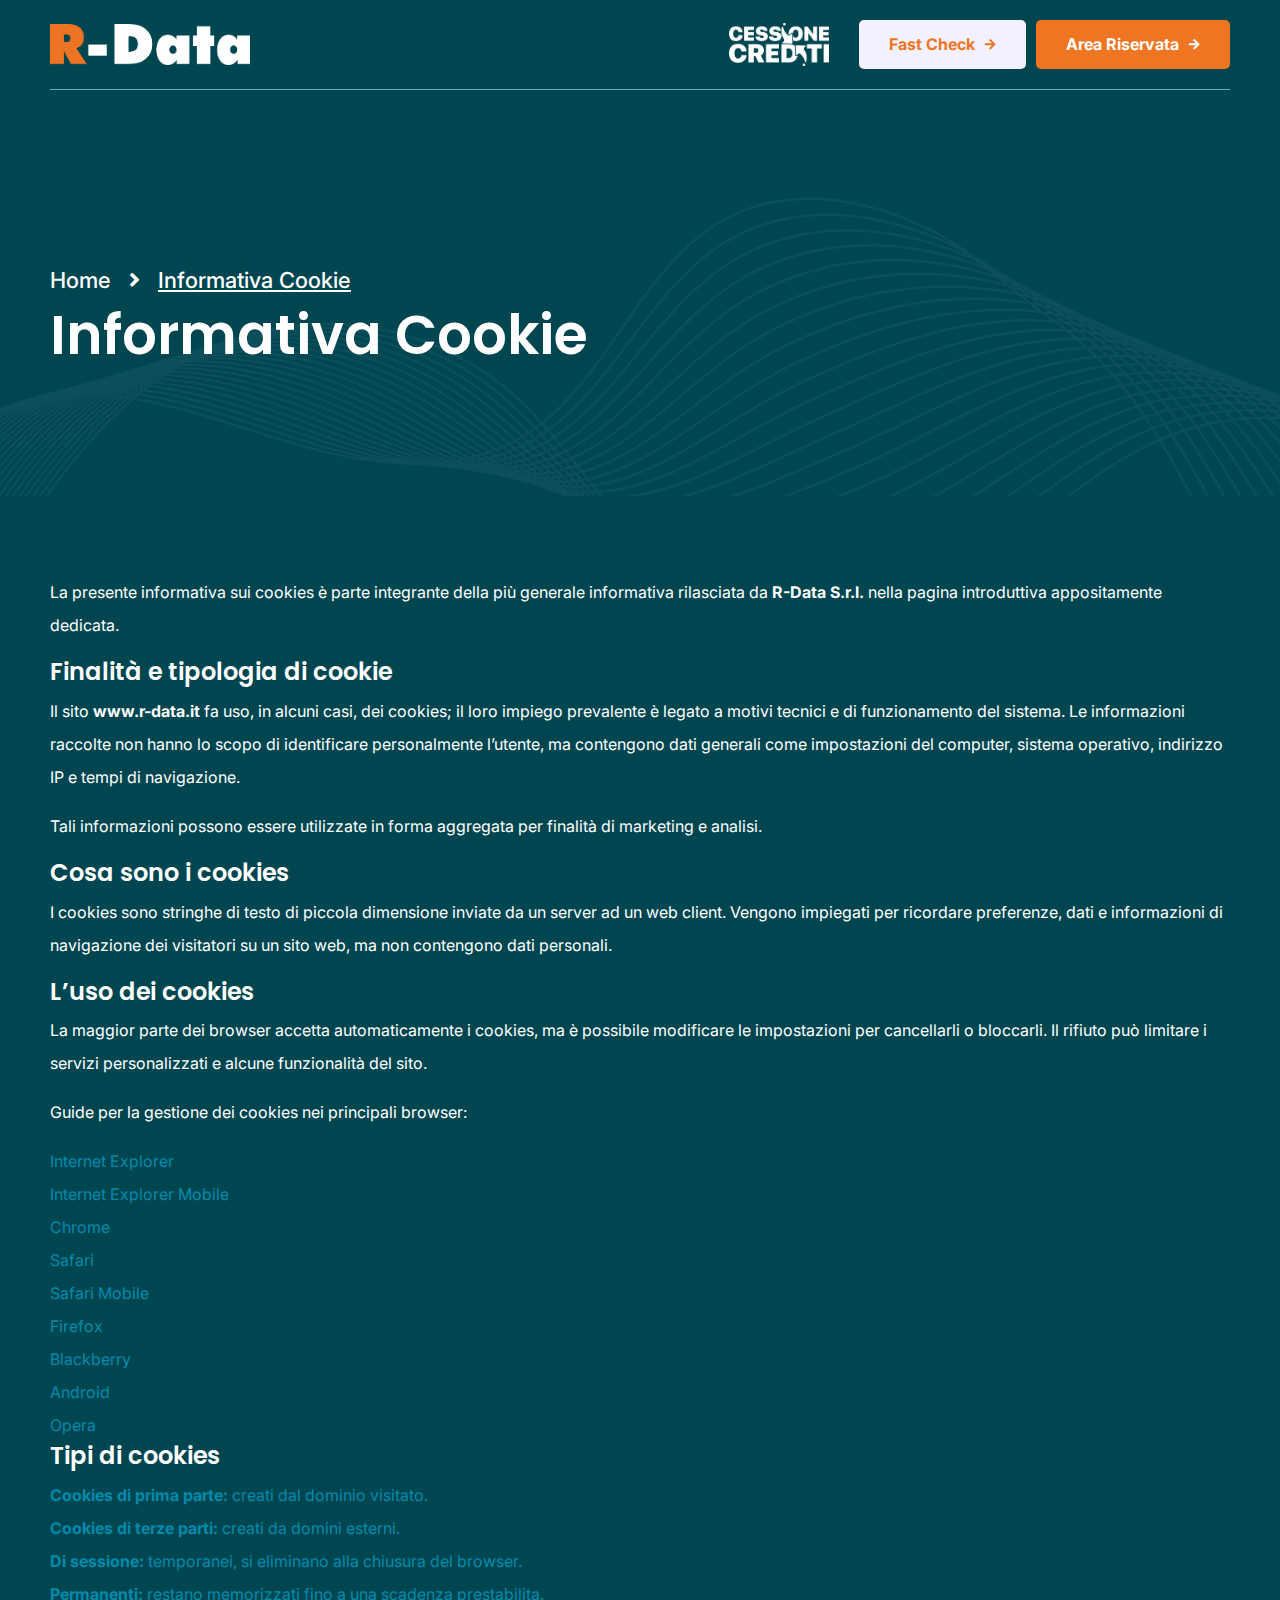
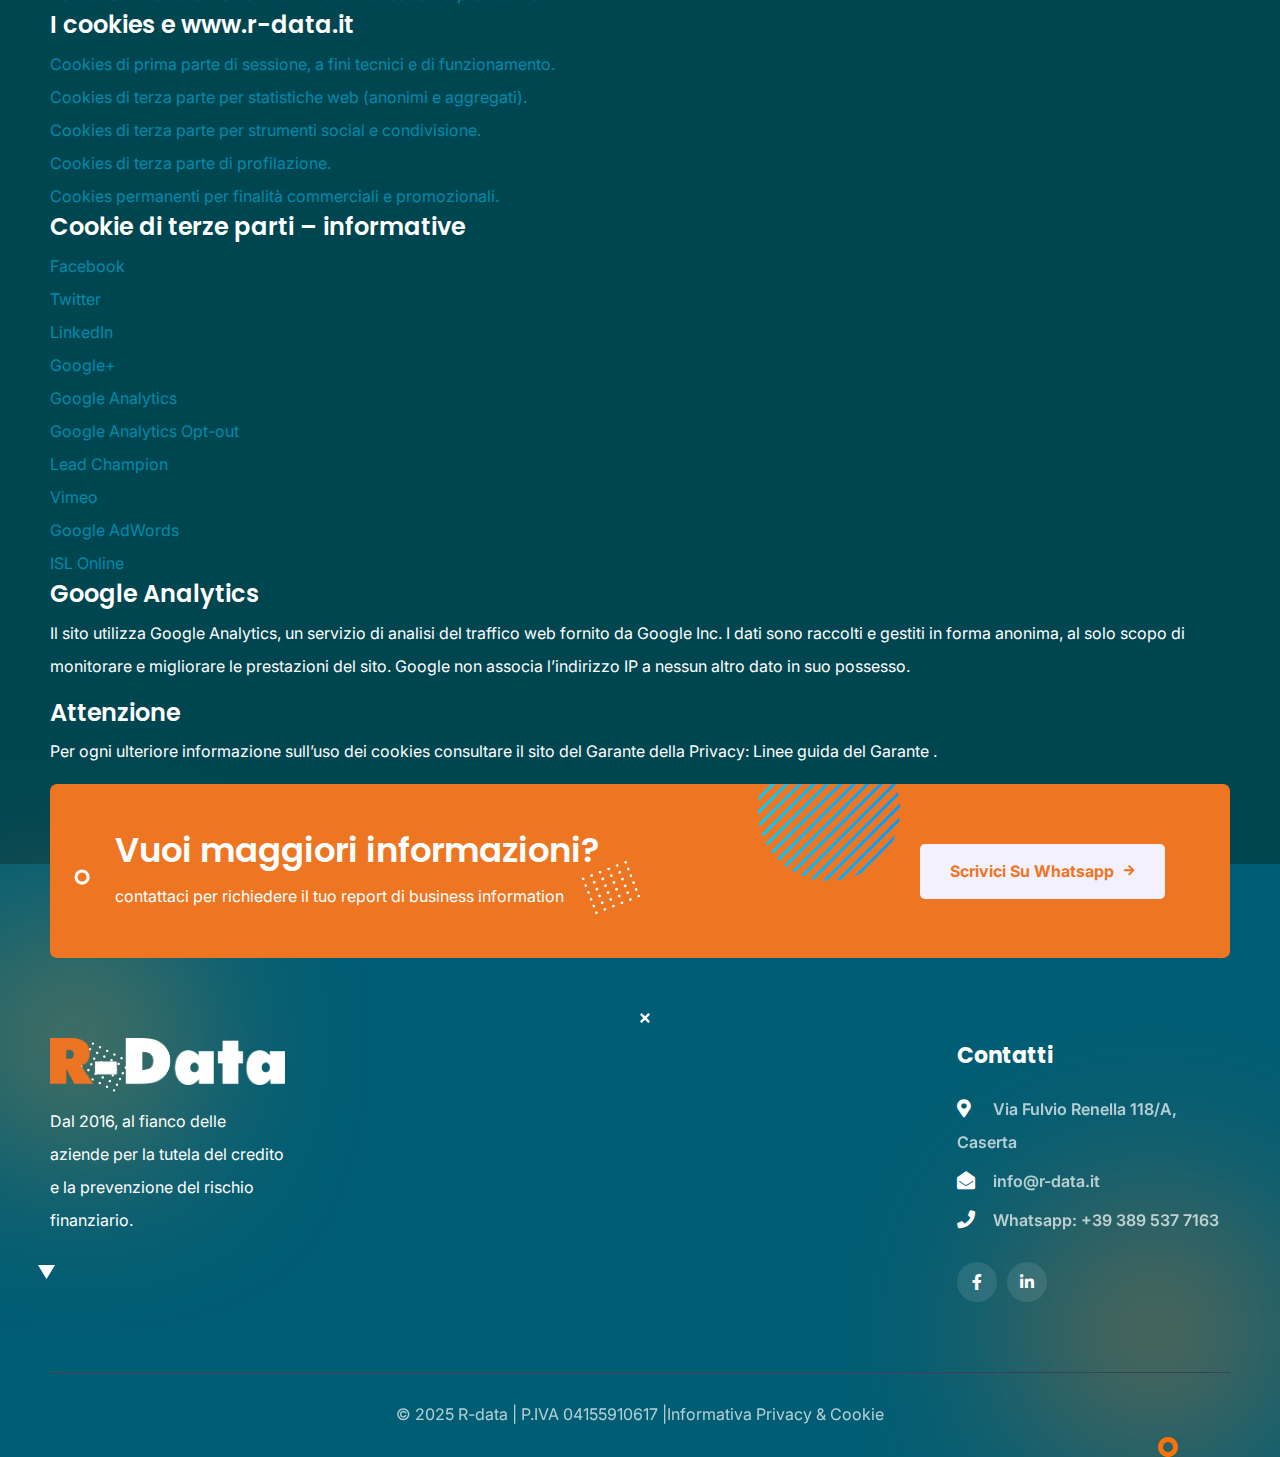
<file: HTML/informativa cookie.html>
<!DOCTYPE html>
<html lang="zxx">

<head>
    <!--====== Required meta tags ======-->
    <meta charset="utf-8" />
    <meta http-equiv="x-ua-compatible" content="ie=edge" />
    <meta name="description" content="" />
    <meta name="viewport" content="width=device-width, initial-scale=1, shrink-to-fit=no" />

    <!--====== Title ======-->
    <title>Informativa cookie | R-Data </title>
    <!--====== Favicon Icon ======-->
    <link rel="shortcut icon" href="assets/images/favicon.png" type="image/x-icon">
    <!--====== Google Fonts ======-->
    <link href="https://fonts.googleapis.com/css2?family=Inter:wght@400;500;600;700&family=Poppins:wght@400;600;700&display=swap" rel="stylesheet">
    <!--====== Font Awesome ======-->
    <link rel="stylesheet" href="assets/css/fontawesome.5.9.0.min.css">
    <!--====== Flaticon CSS ======-->
    <link rel="stylesheet" href="assets/css/flaticon.css">
    <!--====== Bootstrap css ======-->
    <link rel="stylesheet" href="assets/css/bootstrap.4.5.3.min.css">
    <!--====== Magnific Popup ======-->
    <link rel="stylesheet" href="assets/css/magnific-popup.css">
    <!--====== Slick Slider ======-->
    <link rel="stylesheet" href="assets/css/slick.css">
    <!--====== Animate CSS ======-->
    <link rel="stylesheet" href="assets/css/animate.min.css">
    <!--====== Nice Select ======-->
    <link rel="stylesheet" href="assets/css/nice-select.css">
    <!--====== Padding Margin ======-->
    <link rel="stylesheet" href="assets/css/spacing.min.css">
    <!--====== Menu css ======-->
    <link rel="stylesheet" href="assets/css/menu.css">
    <!--====== Main css ======-->
    <link rel="stylesheet" href="assets/css/style.css">
    <!--====== Responsive css ======-->
    <link rel="stylesheet" href="assets/css/responsive.css">

</head>

<body class="home-three dark-body">
    <div class="page-wrapper">

        <!-- Preloader -->
        <div class="preloader"></div>


  <!--====== Header Part Start ======-->
        <header class="main-header header-three">
            <!--Header-Upper-->
            <div class="header-upper">
                <div class="container clearfix">
                    <div class="header-inner py-20">
                        <div class="logo-outer">
                            <div class="logo"><a href="index.html"><img src="assets/images/logos/logo-white.png" alt="Logo" width="200px"></a></div>
                        </div>

                        <div class="nav-outer d-flex align-items-center clearfix mx-lg-auto">
                            <!-- Main Menu -->
                            <nav class="main-menu navbar-expand-lg">
                                <div class="navbar-header">
                                    <div class="logo-mobile"><a href="index.html"><img src="assets/images/logos/logo-white.png" alt="Logo" width="120px"></a></div>
                                </div>
                            </nav>
                            
                            <!-- Main Menu End--> 
                        </div>

                        <div class="menu-right d-none d-lg-flex align-items-center">
                         <a href="https://www.cessione-crediti.it/" style="margin-right:30px;"><img src="assets/images/logos/cessionecreditiwhite.png" alt="Logo" width="100px" target="_blank"></a>
                            <a href="https://app.businessapi.it/app/FastCheck/Area_Riservata.asp" class="theme-btn style-two" style="margin-right:10px;">Fast Check<i class="fas fa-arrow-right"></i></a>
                            <a href="https://www.backoffice.r-data.it/Online/sign_in1.asp" class="theme-btn style-one">Area Riservata <i class="fas fa-arrow-right"></i></a>
                        </div>

                    </div>
                </div>
            </div>
            <!--End Header Upper-->

        </header>
        <!--====== Header Part End ======-->


        <!--====== Page Banner Start ======-->
        <section class="page-banner bg-blue rel z-1" style="background-image: url(assets/images/background/banner-bg.png);">
            <div class="container">
                <div class="banner-inner">
                 <nav aria-label="breadcrumb">
                        <ol class="breadcrumb wow fadeInUp delay-0-4s">
                            <li class="breadcrumb-item"><a href="index.html">Home</a></li>
                            <li class="breadcrumb-item active">Informativa cookie</li>
                        </ol>
                    </nav>
                    <h1 class="page-title wow fadeInUp delay-0-2s">Informativa cookie</h1>
                </div>
            </div>
        </section>
        <!--====== Page Banner End ======-->

<!--====== Contenuti start ======-->
       <section class="content-section py-80">
  <div class="container">
    <p>
      La presente informativa sui cookies è parte integrante della più generale informativa rilasciata da 
      <strong>R-Data S.r.l.</strong> nella pagina introduttiva appositamente dedicata.
    </p>

    <h3>Finalità e tipologia di cookie</h3>
    <p>
      Il sito <strong>www.r-data.it</strong> fa uso, in alcuni casi, dei cookies; il loro impiego prevalente è legato a motivi tecnici e di funzionamento del sistema.
      Le informazioni raccolte non hanno lo scopo di identificare personalmente l’utente, ma contengono dati generali
      come impostazioni del computer, sistema operativo, indirizzo IP e tempi di navigazione.
    </p>
    <p>
      Tali informazioni possono essere utilizzate in forma aggregata per finalità di marketing e analisi.
    </p>

    <h3>Cosa sono i cookies</h3>
    <p>
      I cookies sono stringhe di testo di piccola dimensione inviate da un server ad un web client.
      Vengono impiegati per ricordare preferenze, dati e informazioni di navigazione dei visitatori su un sito web,
      ma non contengono dati personali.
    </p>

    <h3>L’uso dei cookies</h3>
    <p>
      La maggior parte dei browser accetta automaticamente i cookies, ma è possibile modificare le impostazioni
      per cancellarli o bloccarli. Il rifiuto può limitare i servizi personalizzati e alcune funzionalità del sito.
    </p>
    <p>
      Guide per la gestione dei cookies nei principali browser:
    </p>
    <ul>
      <li><a href="http://support.microsoft.com/kb/278835" target="_blank">Internet Explorer</a></li>
      <li><a href="http://www.windowsphone.com/en-us/how-to/wp7/web/changing-privacy-and-other-browser-settings" target="_blank">Internet Explorer Mobile</a></li>
      <li><a href="http://support.google.com/chrome/bin/answer.py?hl=en-GB&answer=95647" target="_blank">Chrome</a></li>
      <li><a href="http://docs.info.apple.com/article.html?path=Safari/5.0/en/9277.html" target="_blank">Safari</a></li>
      <li><a href="http://support.apple.com/kb/HT1677" target="_blank">Safari Mobile</a></li>
      <li><a href="http://support.mozilla.org/en-US/kb/Enabling%20and%20disabling%20cookies" target="_blank">Firefox</a></li>
      <li><a href="http://docs.blackberry.com/en/smartphone_users/deliverables/32004/Turn_off_cookies_in_the_browser_60_1072866_11.jsp" target="_blank">Blackberry</a></li>
      <li><a href="http://support.google.com/mobile/bin/answer.py?hl=en&answer=169022" target="_blank">Android</a></li>
      <li><a href="http://www.opera.com/browser/tutorials/security/privacy/" target="_blank">Opera</a></li>
    </ul>

    <h3>Tipi di cookies</h3>
    <ul>
      <li><strong>Cookies di prima parte:</strong> creati dal dominio visitato.</li>
      <li><strong>Cookies di terze parti:</strong> creati da domini esterni.</li>
    </ul>
    <ul>
      <li><strong>Di sessione:</strong> temporanei, si eliminano alla chiusura del browser.</li>
      <li><strong>Permanenti:</strong> restano memorizzati fino a una scadenza prestabilita.</li>
    </ul>

    <h3>I cookies e www.r-data.it</h3>
    <ul>
      <li>Cookies di prima parte di sessione, a fini tecnici e di funzionamento.</li>
      <li>Cookies di terza parte per statistiche web (anonimi e aggregati).</li>
      <li>Cookies di terza parte per strumenti social e condivisione.</li>
      <li>Cookies di terza parte di profilazione.</li>
      <li>Cookies permanenti per finalità commerciali e promozionali.</li>
    </ul>

    <h3>Cookie di terze parti – informative</h3>
    <ul>
      <li><a href="https://www.facebook.com/help/cookies/" target="_blank">Facebook</a></li>
      <li><a href="https://support.twitter.com/articles/20170514" target="_blank">Twitter</a></li>
      <li><a href="https://www.linkedin.com/legal/cookie-policy" target="_blank">LinkedIn</a></li>
      <li><a href="http://www.google.it/intl/it/policies/technologies/cookies/" target="_blank">Google+</a></li>
      <li><a href="https://www.google.it/policies/privacy/partners/" target="_blank">Google Analytics</a></li>
      <li><a href="https://tools.google.com/dlpage/gaoptout" target="_blank">Google Analytics Opt-out</a></li>
      <li><a href="http://www.leadchampion.com/privacy/#cookiess" target="_blank">Lead Champion</a></li>
      <li><a href="https://vimeo.com/cookies_policy" target="_blank">Vimeo</a></li>
      <li><a href="https://support.google.com/adwordspolicy/answer/6008942?hl=it" target="_blank">Google AdWords</a></li>
      <li><a href="https://www.islonline.com/it/it/legal/privacy-policy.htm" target="_blank">ISL Online</a></li>
    </ul>

    <h3>Google Analytics</h3>
    <p>
      Il sito utilizza Google Analytics, un servizio di analisi del traffico web fornito da Google Inc.
      I dati sono raccolti e gestiti in forma anonima, al solo scopo di monitorare e migliorare le prestazioni del sito.
      Google non associa l’indirizzo IP a nessun altro dato in suo possesso.
    </p>

    <h3>Attenzione</h3>
    <p>
      Per ogni ulteriore informazione sull’uso dei cookies consultare il sito del Garante della Privacy:
      <a href="https://www.gpdp.it/web/guest/home/docweb/-/docweb-display/docweb/9679270" target="_blank">
        Linee guida del Garante
      </a>.
    </p>
  </div>
</section>

<!--====== Contenuti End ======-->

 <!--====== Footer Section Start ======-->
        <footer class="footer-section footer-two bg-gray text-white rel z-1">
            <div class="container">
              
               <div class="call-to-action bg-blue bgs-cover text-white rel z-1">
                    <div class="row align-items-center">
                        <div class="col-xl-7 col-lg-6">
                            <div class="section-title mb-20">
                                <h2>Vuoi maggiori informazioni?</h2>
                                <p>contattaci per richiedere il tuo report di business information</p>
                            </div>
                        </div>
                        <div class="col-xl-5 col-lg-6">
                            <div class="call-to-action-btns text-xl-right mb-20">
                                <a href="https://api.whatsapp.com/send?phone=393895377163&text=Salve%2C%20vorrei%20avere%20informazioni%20sui%20servizi%20R-Data." class="theme-btn style-two rmb-15">Scrivici su Whatsapp <i class="fas fa-arrow-right"></i></a>
                            </div>
                        </div>
                    </div>
                    <img class="white-circle" src="assets/images/shapes/white-circle.png" alt="White Circle">
                    <img class="white-dots slideUpRight" src="assets/images/shapes/white-dots.png" alt="shape">
                    <img class="white-dots-circle slideLeftRight" src="assets/images/shapes/white-dots-circle.png" alt="shape">
                </div>
                
                <div class="row justify-content-between">
                    <div class="col-xl-3 col-sm-6 col-7 col-small">
                        <div class="footer-widget about-widget">
                            <div class="footer-logo mb-20">
                                <a href="index.html"><img src="assets/images/logos/logo-white.png" alt="Logo"></a>
                            </div>
                            <p>Dal 2016, al fianco delle aziende per la tutela del credito e la prevenzione del rischio finanziario.</a>
                        </div>
                    </div>
                    <div class="col-xl-2 col-sm-4 col-5 col-small">
                      
                    </div>
                    <div class="col-xl-4 col-md-8">
                      
                    </div>
                    <div class="col-xl-3 col-md-4">
                        <div class="footer-widget contact-widget">
                            <h4 class="footer-title">Contatti</h4>
                            <ul class="list-style-three">
                                <li><i class="fas fa-map-marker-alt"></i> <span>Via Fulvio Renella 118/A, Caserta</span></li>
                                <li><i class="fas fa-envelope-open"></i> <span><a href="mailto:support@gmail.com">info@r-data.it</a></span></li>
                                <li><i class="fas fa-phone"></i> <span>Whatsapp: <a href="https://api.whatsapp.com/send?phone=393895377163&text=Salve%2C%20vorrei%20avere%20informazioni%20sui%20servizi%20R-Data.">+39 389 537 7163</a></span></li>
                            </ul>
                            <div class="social-style-one mt-25">
                                <a href="https://www.facebook.com/rdatasrl"><i class="fab fa-facebook-f"></i></a>
                                
                                <a href="https://www.linkedin.com/company/rdata/"><i class="fab fa-linkedin-in"></i></a>
                             
                            </div>
                        </div>
                    </div>
                </div>
                <div class="copyright-area text-center">
                    <p>© 2025 <a href="index.html">R-data | P.IVA 04155910617 </a> |<a href="./informativa privacy e cookie.html">Informativa Privacy & Cookie</a></p>
                </div>
            </div>
            <img class="dots-shape" src="assets/images/shapes/dots.png" alt="Shape">
            <img class="tringle-shape" src="assets/images/shapes/tringle.png" alt="Shape">
            <img class="close-shape" src="assets/images/shapes/close.png" alt="Shape">
            <img class="circle-shape" src="assets/images/shapes/circle.png" alt="Shape">
        </footer>
        <!--====== Footer Section End ======-->

    </div>
    <!--End pagewrapper-->


    <!-- Scroll Top Button -->
    <button class="scroll-top scroll-to-target" data-target="html"><span class="fa fa-angle-up"></span></button>


    <!--====== Jquery ======-->
    <script src="assets/js/jquery-3.6.0.min.js"></script>
    <!--====== Bootstrap ======-->
    <script src="assets/js/bootstrap.4.5.3.min.js"></script>
    <!--====== Appear js ======-->
    <script src="assets/js/appear.js"></script>
    <!--====== WOW js ======-->
    <script src="assets/js/wow.min.js"></script>
    <!--====== Isotope ======-->
    <script src="assets/js/isotope.pkgd.min.js"></script>
    <!--====== Circle Progress ======-->
    <script src="assets/js/circle-progress.min.js"></script>
    <!--====== Image loaded ======-->
    <script src="assets/js/imagesloaded.pkgd.min.js"></script>
    <!--====== Nice Select ======-->
    <script src="assets/js/jquery.nice-select.min.js"></script>
    <!--====== Magnific ======-->
    <script src="assets/js/jquery.magnific-popup.min.js"></script>
    <!--====== Slick Slider ======-->
    <script src="assets/js/slick.min.js"></script>
    <!--====== Main JS ======-->
    <script src="assets/js/script.js"></script>

</body>

</html>
</file>
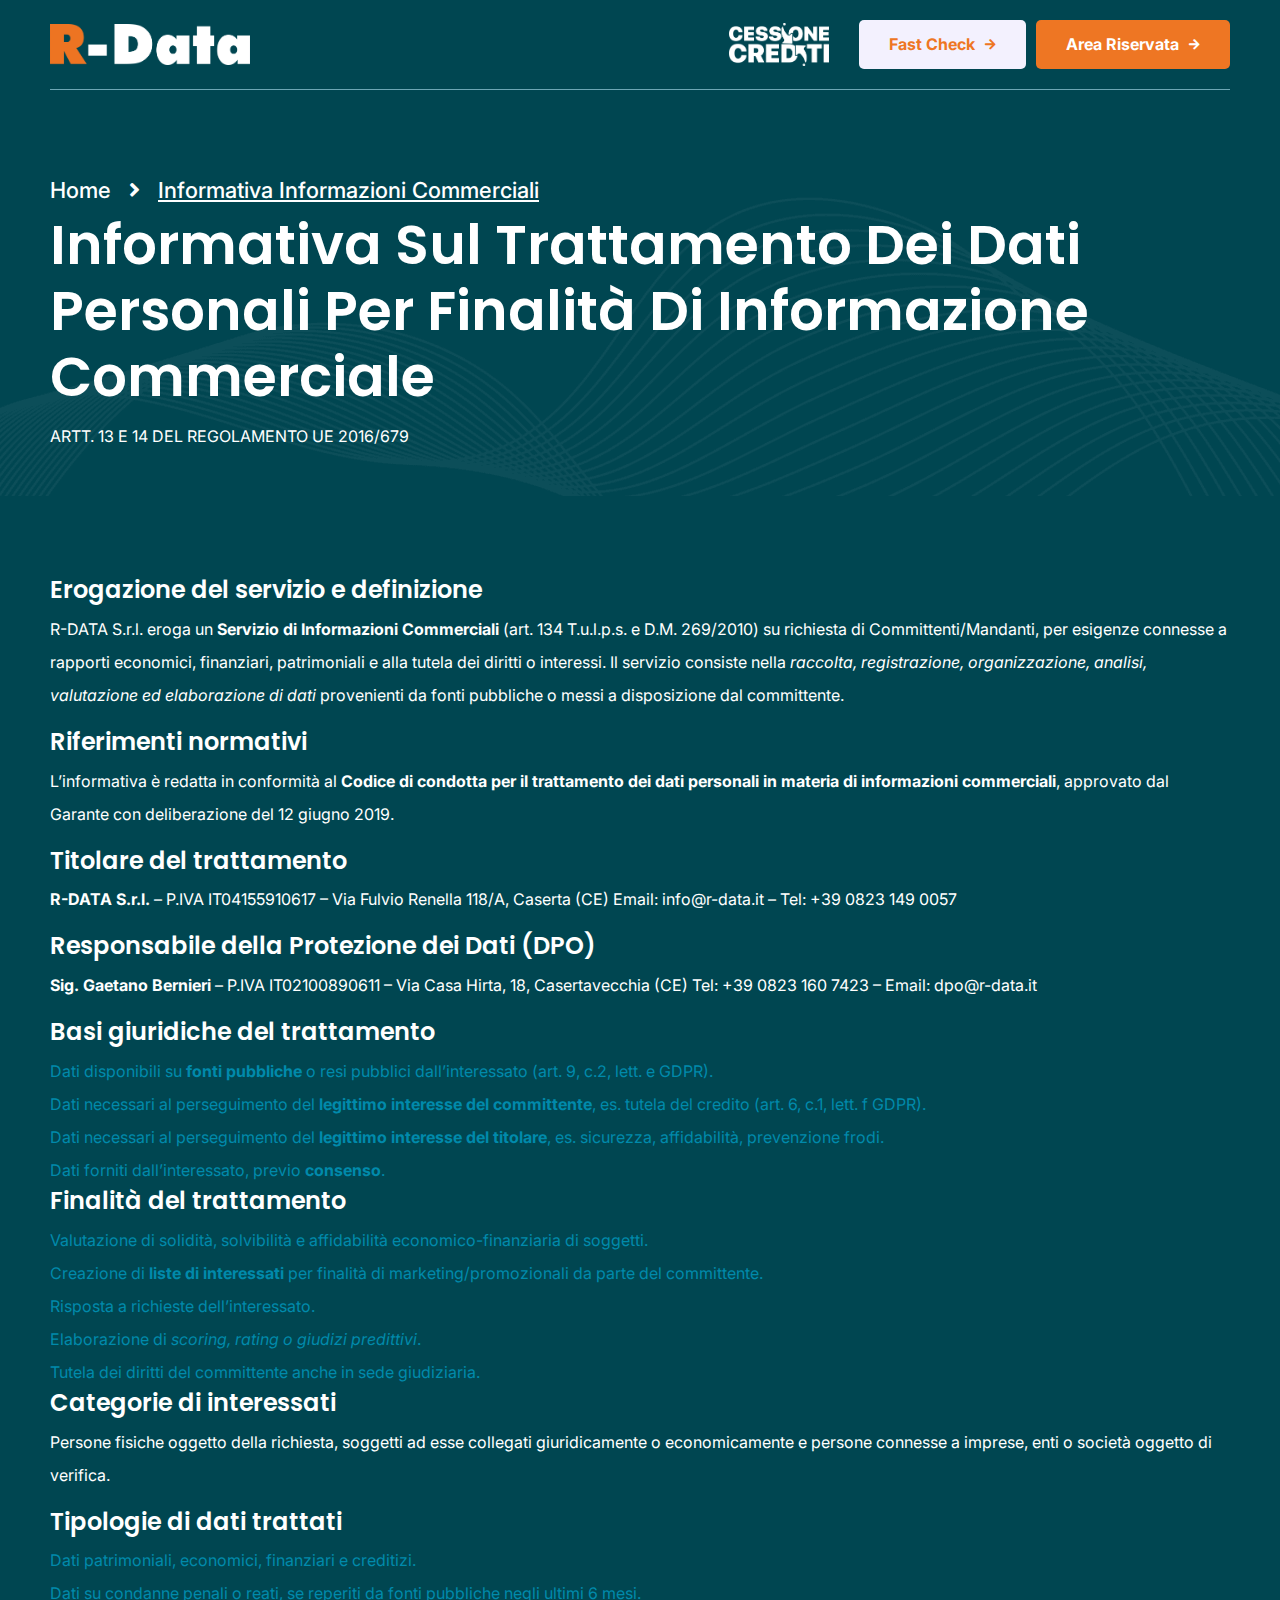
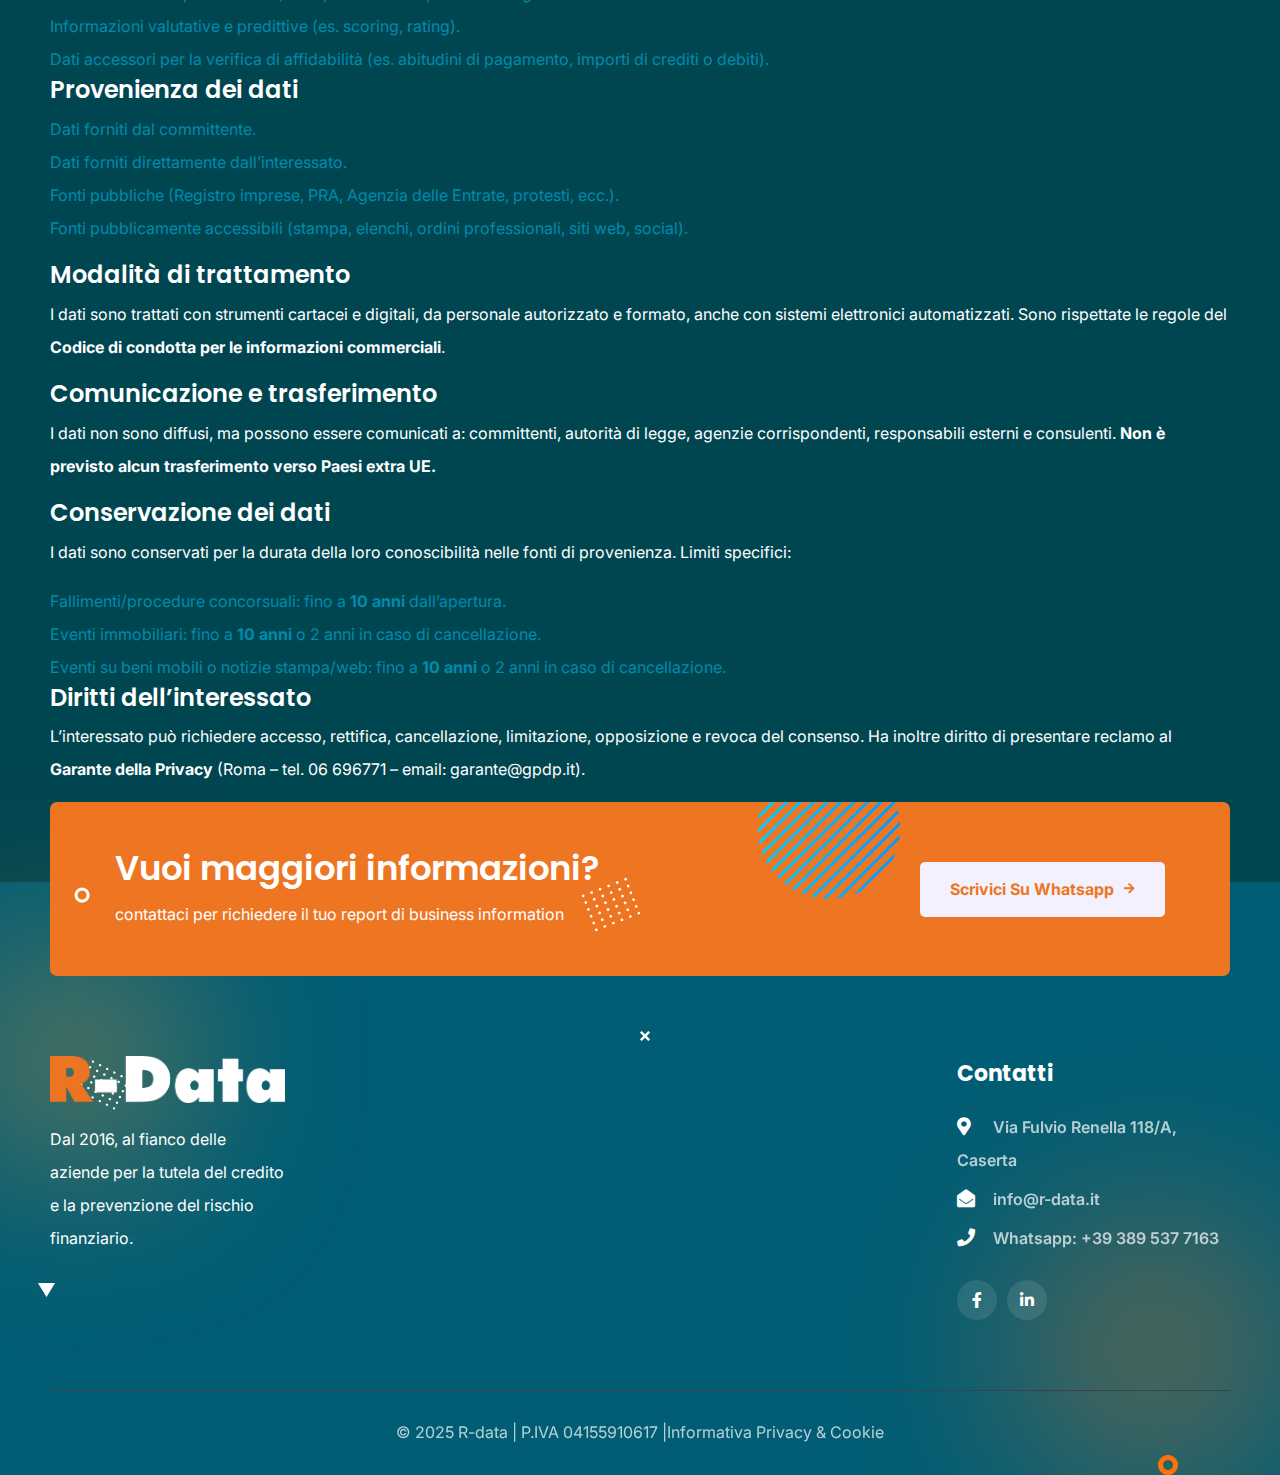
<file: HTML/informativa informazioni commerciali.html>
<!DOCTYPE html>
<html lang="zxx">

<head>
    <!--====== Required meta tags ======-->
    <meta charset="utf-8" />
    <meta http-equiv="x-ua-compatible" content="ie=edge" />
    <meta name="description" content="" />
    <meta name="viewport" content="width=device-width, initial-scale=1, shrink-to-fit=no" />

    <!--====== Title ======-->
    <title>Informativa informazioni commerciali | R-Data </title>
    <!--====== Favicon Icon ======-->
    <link rel="shortcut icon" href="assets/images/favicon.png" type="image/x-icon">
    <!--====== Google Fonts ======-->
    <link href="https://fonts.googleapis.com/css2?family=Inter:wght@400;500;600;700&family=Poppins:wght@400;600;700&display=swap" rel="stylesheet">
    <!--====== Font Awesome ======-->
    <link rel="stylesheet" href="assets/css/fontawesome.5.9.0.min.css">
    <!--====== Flaticon CSS ======-->
    <link rel="stylesheet" href="assets/css/flaticon.css">
    <!--====== Bootstrap css ======-->
    <link rel="stylesheet" href="assets/css/bootstrap.4.5.3.min.css">
    <!--====== Magnific Popup ======-->
    <link rel="stylesheet" href="assets/css/magnific-popup.css">
    <!--====== Slick Slider ======-->
    <link rel="stylesheet" href="assets/css/slick.css">
    <!--====== Animate CSS ======-->
    <link rel="stylesheet" href="assets/css/animate.min.css">
    <!--====== Nice Select ======-->
    <link rel="stylesheet" href="assets/css/nice-select.css">
    <!--====== Padding Margin ======-->
    <link rel="stylesheet" href="assets/css/spacing.min.css">
    <!--====== Menu css ======-->
    <link rel="stylesheet" href="assets/css/menu.css">
    <!--====== Main css ======-->
    <link rel="stylesheet" href="assets/css/style.css">
    <!--====== Responsive css ======-->
    <link rel="stylesheet" href="assets/css/responsive.css">

</head>

<body class="home-three dark-body">
    <div class="page-wrapper">

        <!-- Preloader -->
        <div class="preloader"></div>


  <!--====== Header Part Start ======-->
        <header class="main-header header-three">
            <!--Header-Upper-->
            <div class="header-upper">
                <div class="container clearfix">
                    <div class="header-inner py-20">
                        <div class="logo-outer">
                            <div class="logo"><a href="index.html"><img src="assets/images/logos/logo-white.png" alt="Logo" width="200px"></a></div>
                        </div>

                        <div class="nav-outer d-flex align-items-center clearfix mx-lg-auto">
                            <!-- Main Menu -->
                            <nav class="main-menu navbar-expand-lg">
                                <div class="navbar-header">
                                    <div class="logo-mobile"><a href="index.html"><img src="assets/images/logos/logo-white.png" alt="Logo" width="120px"></a></div>
                                </div>
                            </nav>
                            
                            <!-- Main Menu End--> 
                        </div>

                        <div class="menu-right d-none d-lg-flex align-items-center">
                         <a href="https://www.cessione-crediti.it/" style="margin-right:30px;"><img src="assets/images/logos/cessionecreditiwhite.png" alt="Logo" width="100px" target="_blank"></a>
                            <a href="https://app.businessapi.it/app/FastCheck/Area_Riservata.asp" class="theme-btn style-two" style="margin-right:10px;">Fast Check<i class="fas fa-arrow-right"></i></a>
                            <a href="https://www.backoffice.r-data.it/Online/sign_in1.asp" class="theme-btn style-one">Area Riservata <i class="fas fa-arrow-right"></i></a>
                        </div>

                    </div>
                </div>
            </div>
            <!--End Header Upper-->

        </header>
        <!--====== Header Part End ======-->


        <!--====== Page Banner Start ======-->
        <section class="page-banner bg-blue rel z-1" style="background-image: url(assets/images/background/banner-bg.png);">
            <div class="container">
                <div class="banner-inner">
                 <nav aria-label="breadcrumb">
                        <ol class="breadcrumb wow fadeInUp delay-0-4s">
                            <li class="breadcrumb-item"><a href="index.html">Home</a></li>
                            <li class="breadcrumb-item active">Informativa informazioni commerciali</li>
                        </ol>
                    </nav>
                    <h1 class="page-title wow fadeInUp delay-0-2s">Informativa sul trattamento dei dati personali per finalità di informazione commerciale</h1>
                    <p style="max-width: 700px;">ARTT. 13 E 14 DEL REGOLAMENTO UE 2016/679 </p>
                </div>
            </div>
        </section>
        <!--====== Page Banner End ======-->

<!--====== Contenuti start ======-->
        <section class="content-section py-80">
          <div class="container">
    <h3>Erogazione del servizio e definizione</h3>
    <p>
      R-DATA S.r.l. eroga un <strong>Servizio di Informazioni Commerciali</strong> (art. 134 T.u.l.p.s. e D.M. 269/2010) su richiesta di Committenti/Mandanti, 
      per esigenze connesse a rapporti economici, finanziari, patrimoniali e alla tutela dei diritti o interessi. 
      Il servizio consiste nella <em>raccolta, registrazione, organizzazione, analisi, valutazione ed elaborazione di dati</em> provenienti da fonti pubbliche o messi a disposizione dal committente.
    </p>

    <h3>Riferimenti normativi</h3>
    <p>
      L’informativa è redatta in conformità al <strong>Codice di condotta per il trattamento dei dati personali in materia di informazioni commerciali</strong>, 
      approvato dal Garante con deliberazione del 12 giugno 2019.
    </p>

    <h3>Titolare del trattamento</h3>
    <p>
      <strong>R-DATA S.r.l.</strong> – P.IVA IT04155910617 – Via Fulvio Renella 118/A, Caserta (CE)  
      Email: <a href="mailto:info@r-data.it">info@r-data.it</a> – Tel: +39 0823 149 0057
    </p>

    <h3>Responsabile della Protezione dei Dati (DPO)</h3>
    <p>
      <strong>Sig. Gaetano Bernieri</strong> – P.IVA IT02100890611 – Via Casa Hirta, 18, Casertavecchia (CE)  
      Tel: +39 0823 160 7423 – Email: <a href="mailto:dpo@r-data.it">dpo@r-data.it</a>
    </p>

    <h3>Basi giuridiche del trattamento</h3>
    <ul>
      <li>Dati disponibili su <strong>fonti pubbliche</strong> o resi pubblici dall’interessato (art. 9, c.2, lett. e GDPR).</li>
      <li>Dati necessari al perseguimento del <strong>legittimo interesse del committente</strong>, es. tutela del credito (art. 6, c.1, lett. f GDPR).</li>
      <li>Dati necessari al perseguimento del <strong>legittimo interesse del titolare</strong>, es. sicurezza, affidabilità, prevenzione frodi.</li>
      <li>Dati forniti dall’interessato, previo <strong>consenso</strong>.</li>
    </ul>

    <h3>Finalità del trattamento</h3>
    <ul>
      <li>Valutazione di solidità, solvibilità e affidabilità economico-finanziaria di soggetti.</li>
      <li>Creazione di <strong>liste di interessati</strong> per finalità di marketing/promozionali da parte del committente.</li>
      <li>Risposta a richieste dell’interessato.</li>
      <li>Elaborazione di <em>scoring, rating o giudizi predittivi</em>.</li>
      <li>Tutela dei diritti del committente anche in sede giudiziaria.</li>
    </ul>

    <h3>Categorie di interessati</h3>
    <p>
      Persone fisiche oggetto della richiesta, soggetti ad esse collegati giuridicamente o economicamente e persone connesse a imprese, enti o società oggetto di verifica.
    </p>

    <h3>Tipologie di dati trattati</h3>
    <ul>
      <li>Dati patrimoniali, economici, finanziari e creditizi.</li>
      <li>Dati su condanne penali o reati, se reperiti da fonti pubbliche negli ultimi 6 mesi.</li>
      <li>Informazioni valutative e predittive (es. scoring, rating).</li>
      <li>Dati accessori per la verifica di affidabilità (es. abitudini di pagamento, importi di crediti o debiti).</li>
    </ul>

    <h3>Provenienza dei dati</h3>
    <ol>
      <li>Dati forniti dal committente.</li>
      <li>Dati forniti direttamente dall’interessato.</li>
      <li>Fonti pubbliche (Registro imprese, PRA, Agenzia delle Entrate, protesti, ecc.).</li>
      <li>Fonti pubblicamente accessibili (stampa, elenchi, ordini professionali, siti web, social).</li>
    </ol>

    <h3>Modalità di trattamento</h3>
    <p>
      I dati sono trattati con strumenti cartacei e digitali, da personale autorizzato e formato, anche con sistemi elettronici automatizzati. 
      Sono rispettate le regole del <strong>Codice di condotta per le informazioni commerciali</strong>.
    </p>

    <h3>Comunicazione e trasferimento</h3>
    <p>
      I dati non sono diffusi, ma possono essere comunicati a: committenti, autorità di legge, agenzie corrispondenti, responsabili esterni e consulenti.  
      <strong>Non è previsto alcun trasferimento verso Paesi extra UE.</strong>
    </p>

    <h3>Conservazione dei dati</h3>
    <p>
      I dati sono conservati per la durata della loro conoscibilità nelle fonti di provenienza.  
      Limiti specifici:
    </p>
    <ul>
      <li>Fallimenti/procedure concorsuali: fino a <strong>10 anni</strong> dall’apertura.</li>
      <li>Eventi immobiliari: fino a <strong>10 anni</strong> o 2 anni in caso di cancellazione.</li>
      <li>Eventi su beni mobili o notizie stampa/web: fino a <strong>10 anni</strong> o 2 anni in caso di cancellazione.</li>
    </ul>

    <h3>Diritti dell’interessato</h3>
    <p>
      L’interessato può richiedere accesso, rettifica, cancellazione, limitazione, opposizione e revoca del consenso.  
      Ha inoltre diritto di presentare reclamo al <strong>Garante della Privacy</strong> (Roma – tel. 06 696771 – email: <a href="mailto:garante@gpdp.it">garante@gpdp.it</a>).
    </p>
          </div>
        </section>
<!--====== Contenuti End ======-->

 <!--====== Footer Section Start ======-->
        <footer class="footer-section footer-two bg-gray text-white rel z-1">
            <div class="container">
              
               <div class="call-to-action bg-blue bgs-cover text-white rel z-1">
                    <div class="row align-items-center">
                        <div class="col-xl-7 col-lg-6">
                            <div class="section-title mb-20">
                                <h2>Vuoi maggiori informazioni?</h2>
                                <p>contattaci per richiedere il tuo report di business information</p>
                            </div>
                        </div>
                        <div class="col-xl-5 col-lg-6">
                            <div class="call-to-action-btns text-xl-right mb-20">
                                <a href="https://api.whatsapp.com/send?phone=393895377163&text=Salve%2C%20vorrei%20avere%20informazioni%20sui%20servizi%20R-Data." class="theme-btn style-two rmb-15">Scrivici su Whatsapp <i class="fas fa-arrow-right"></i></a>
                            </div>
                        </div>
                    </div>
                    <img class="white-circle" src="assets/images/shapes/white-circle.png" alt="White Circle">
                    <img class="white-dots slideUpRight" src="assets/images/shapes/white-dots.png" alt="shape">
                    <img class="white-dots-circle slideLeftRight" src="assets/images/shapes/white-dots-circle.png" alt="shape">
                </div>
                
                <div class="row justify-content-between">
                    <div class="col-xl-3 col-sm-6 col-7 col-small">
                        <div class="footer-widget about-widget">
                            <div class="footer-logo mb-20">
                                <a href="index.html"><img src="assets/images/logos/logo-white.png" alt="Logo"></a>
                            </div>
                            <p>Dal 2016, al fianco delle aziende per la tutela del credito e la prevenzione del rischio finanziario.</a>
                        </div>
                    </div>
                    <div class="col-xl-2 col-sm-4 col-5 col-small">
                      
                    </div>
                    <div class="col-xl-4 col-md-8">
                      
                    </div>
                    <div class="col-xl-3 col-md-4">
                        <div class="footer-widget contact-widget">
                            <h4 class="footer-title">Contatti</h4>
                            <ul class="list-style-three">
                                <li><i class="fas fa-map-marker-alt"></i> <span>Via Fulvio Renella 118/A, Caserta</span></li>
                                <li><i class="fas fa-envelope-open"></i> <span><a href="mailto:support@gmail.com">info@r-data.it</a></span></li>
                                <li><i class="fas fa-phone"></i> <span>Whatsapp: <a href="https://api.whatsapp.com/send?phone=393895377163&text=Salve%2C%20vorrei%20avere%20informazioni%20sui%20servizi%20R-Data.">+39 389 537 7163</a></span></li>
                            </ul>
                            <div class="social-style-one mt-25">
                                <a href="https://www.facebook.com/rdatasrl"><i class="fab fa-facebook-f"></i></a>
                                
                                <a href="https://www.linkedin.com/company/rdata/"><i class="fab fa-linkedin-in"></i></a>
                             
                            </div>
                        </div>
                    </div>
                </div>
                <div class="copyright-area text-center">
                    <p>© 2025 <a href="index.html">R-data | P.IVA 04155910617 </a> |<a href="./informativa privacy e cookie.html">Informativa Privacy & Cookie</a></p>
                </div>
            </div>
            <img class="dots-shape" src="assets/images/shapes/dots.png" alt="Shape">
            <img class="tringle-shape" src="assets/images/shapes/tringle.png" alt="Shape">
            <img class="close-shape" src="assets/images/shapes/close.png" alt="Shape">
            <img class="circle-shape" src="assets/images/shapes/circle.png" alt="Shape">
        </footer>
        <!--====== Footer Section End ======-->

    </div>
    <!--End pagewrapper-->


    <!-- Scroll Top Button -->
    <button class="scroll-top scroll-to-target" data-target="html"><span class="fa fa-angle-up"></span></button>


    <!--====== Jquery ======-->
    <script src="assets/js/jquery-3.6.0.min.js"></script>
    <!--====== Bootstrap ======-->
    <script src="assets/js/bootstrap.4.5.3.min.js"></script>
    <!--====== Appear js ======-->
    <script src="assets/js/appear.js"></script>
    <!--====== WOW js ======-->
    <script src="assets/js/wow.min.js"></script>
    <!--====== Isotope ======-->
    <script src="assets/js/isotope.pkgd.min.js"></script>
    <!--====== Circle Progress ======-->
    <script src="assets/js/circle-progress.min.js"></script>
    <!--====== Image loaded ======-->
    <script src="assets/js/imagesloaded.pkgd.min.js"></script>
    <!--====== Nice Select ======-->
    <script src="assets/js/jquery.nice-select.min.js"></script>
    <!--====== Magnific ======-->
    <script src="assets/js/jquery.magnific-popup.min.js"></script>
    <!--====== Slick Slider ======-->
    <script src="assets/js/slick.min.js"></script>
    <!--====== Main JS ======-->
    <script src="assets/js/script.js"></script>

</body>

</html>
</file>
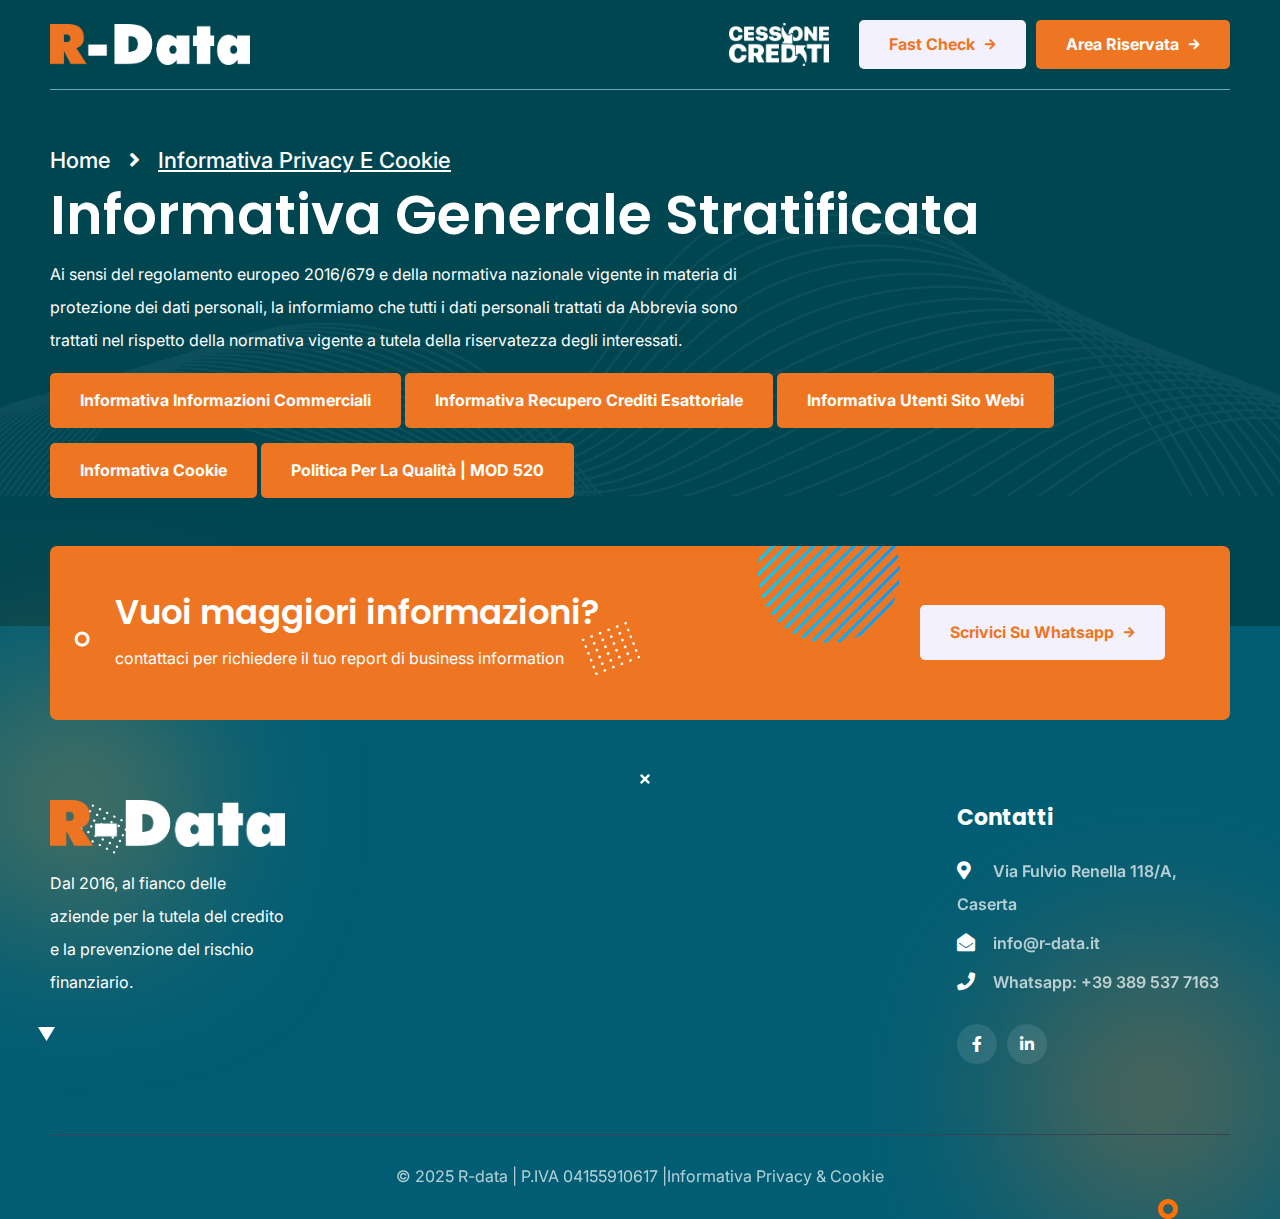
<file: HTML/informativa privacy e cookie.html>
<!DOCTYPE html>
<html lang="zxx">

<head>
    <!--====== Required meta tags ======-->
    <meta charset="utf-8" />
    <meta http-equiv="x-ua-compatible" content="ie=edge" />
    <meta name="description" content="" />
    <meta name="viewport" content="width=device-width, initial-scale=1, shrink-to-fit=no" />

    <!--====== Title ======-->
    <title>Informativa privacy e cookie | R-Data </title>
    <!--====== Favicon Icon ======-->
    <link rel="shortcut icon" href="assets/images/favicon.png" type="image/x-icon">
    <!--====== Google Fonts ======-->
    <link href="https://fonts.googleapis.com/css2?family=Inter:wght@400;500;600;700&family=Poppins:wght@400;600;700&display=swap" rel="stylesheet">
    <!--====== Font Awesome ======-->
    <link rel="stylesheet" href="assets/css/fontawesome.5.9.0.min.css">
    <!--====== Flaticon CSS ======-->
    <link rel="stylesheet" href="assets/css/flaticon.css">
    <!--====== Bootstrap css ======-->
    <link rel="stylesheet" href="assets/css/bootstrap.4.5.3.min.css">
    <!--====== Magnific Popup ======-->
    <link rel="stylesheet" href="assets/css/magnific-popup.css">
    <!--====== Slick Slider ======-->
    <link rel="stylesheet" href="assets/css/slick.css">
    <!--====== Animate CSS ======-->
    <link rel="stylesheet" href="assets/css/animate.min.css">
    <!--====== Nice Select ======-->
    <link rel="stylesheet" href="assets/css/nice-select.css">
    <!--====== Padding Margin ======-->
    <link rel="stylesheet" href="assets/css/spacing.min.css">
    <!--====== Menu css ======-->
    <link rel="stylesheet" href="assets/css/menu.css">
    <!--====== Main css ======-->
    <link rel="stylesheet" href="assets/css/style.css">
    <!--====== Responsive css ======-->
    <link rel="stylesheet" href="assets/css/responsive.css">

</head>

<body class="home-three dark-body">
    <div class="page-wrapper">

        <!-- Preloader -->
        <div class="preloader"></div>


  <!--====== Header Part Start ======-->
        <header class="main-header header-three">
            <!--Header-Upper-->
            <div class="header-upper">
                <div class="container clearfix">
                    <div class="header-inner py-20">
                        <div class="logo-outer">
                            <div class="logo"><a href="index.html"><img src="assets/images/logos/logo-white.png" alt="Logo" width="200px"></a></div>
                        </div>

                        <div class="nav-outer d-flex align-items-center clearfix mx-lg-auto">
                            <!-- Main Menu -->
                            <nav class="main-menu navbar-expand-lg">
                                <div class="navbar-header">
                                    <div class="logo-mobile"><a href="index.html"><img src="assets/images/logos/logo-white.png" alt="Logo" width="120px"></a></div>
                                </div>
                            </nav>
                            
                            <!-- Main Menu End--> 
                        </div>

                        <div class="menu-right d-none d-lg-flex align-items-center">
                         <a href="https://www.cessione-crediti.it/" style="margin-right:30px;"><img src="assets/images/logos/cessionecreditiwhite.png" alt="Logo" width="100px" target="_blank"></a>
                            <a href="https://app.businessapi.it/app/FastCheck/Area_Riservata.asp" class="theme-btn style-two" style="margin-right:10px;">Fast Check<i class="fas fa-arrow-right"></i></a>
                            <a href="https://www.backoffice.r-data.it/Online/sign_in1.asp" class="theme-btn style-one">Area Riservata <i class="fas fa-arrow-right"></i></a>
                        </div>

                    </div>
                </div>
            </div>
            <!--End Header Upper-->

        </header>
        <!--====== Header Part End ======-->


        <!--====== Page Banner Start ======-->
        <section class="page-banner bg-blue rel z-1 mb-130" style="background-image: url(assets/images/background/banner-bg.png);">
            <div class="container">
                <div class="banner-inner">
                 <nav aria-label="breadcrumb">
                        <ol class="breadcrumb wow fadeInUp delay-0-4s">
                            <li class="breadcrumb-item"><a href="index.html">Home</a></li>
                            <li class="breadcrumb-item active">Informativa privacy e cookie</li>
                        </ol>
                    </nav>
                    <h1 class="page-title wow fadeInUp delay-0-2s">Informativa generale stratificata</h1>
                    <p style="max-width: 700px;">Ai sensi del regolamento europeo 2016/679 e della normativa nazionale vigente in materia di protezione dei dati personali, la informiamo che tutti i dati personali trattati da Abbrevia sono trattati nel rispetto della normativa vigente a tutela della riservatezza degli interessati. </p>
                    <div>
                    <a href="./informativa informazioni commerciali.html" class="theme-btn style-one">Informativa Informazioni Commerciali</a>
                     <a href="./informativa recupero crediti esattoriale.html" class="theme-btn style-one"> Informativa Recupero Crediti Esattoriale</a>
                      <a href="./informativa utenti sito web.html" class="theme-btn style-one">Informativa Utenti Sito Webi</a>
                       <a href="./informativa cookie.html" class="theme-btn style-one">Informativa Cookie</a>
                        <a href="./politica per la qualita.html" class="theme-btn style-one mt-15">Politica per la Qualità | MOD 520</a>
                </div>
                </div>
            </div>
        </section>
        <!--====== Page Banner End ======-->

 <!--====== Footer Section Start ======-->
        <footer class="footer-section footer-two bg-gray text-white rel z-1">
            <div class="container">
              
               <div class="call-to-action bg-blue bgs-cover text-white rel z-1">
                    <div class="row align-items-center">
                        <div class="col-xl-7 col-lg-6">
                            <div class="section-title mb-20">
                                <h2>Vuoi maggiori informazioni?</h2>
                                <p>contattaci per richiedere il tuo report di business information</p>
                            </div>
                        </div>
                        <div class="col-xl-5 col-lg-6">
                            <div class="call-to-action-btns text-xl-right mb-20">
                                <a href="https://api.whatsapp.com/send?phone=393895377163&text=Salve%2C%20vorrei%20avere%20informazioni%20sui%20servizi%20R-Data." class="theme-btn style-two rmb-15">Scrivici su Whatsapp <i class="fas fa-arrow-right"></i></a>
                            </div>
                        </div>
                    </div>
                    <img class="white-circle" src="assets/images/shapes/white-circle.png" alt="White Circle">
                    <img class="white-dots slideUpRight" src="assets/images/shapes/white-dots.png" alt="shape">
                    <img class="white-dots-circle slideLeftRight" src="assets/images/shapes/white-dots-circle.png" alt="shape">
                </div>
                
                <div class="row justify-content-between">
                    <div class="col-xl-3 col-sm-6 col-7 col-small">
                        <div class="footer-widget about-widget">
                            <div class="footer-logo mb-20">
                                <a href="index.html"><img src="assets/images/logos/logo-white.png" alt="Logo"></a>
                            </div>
                            <p>Dal 2016, al fianco delle aziende per la tutela del credito e la prevenzione del rischio finanziario.</a>
                        </div>
                    </div>
                    <div class="col-xl-2 col-sm-4 col-5 col-small">
                      
                    </div>
                    <div class="col-xl-4 col-md-8">
                      
                    </div>
                    <div class="col-xl-3 col-md-4">
                        <div class="footer-widget contact-widget">
                            <h4 class="footer-title">Contatti</h4>
                            <ul class="list-style-three">
                                <li><i class="fas fa-map-marker-alt"></i> <span>Via Fulvio Renella 118/A, Caserta</span></li>
                                <li><i class="fas fa-envelope-open"></i> <span><a href="mailto:support@gmail.com">info@r-data.it</a></span></li>
                                <li><i class="fas fa-phone"></i> <span>Whatsapp: <a href="https://api.whatsapp.com/send?phone=393895377163&text=Salve%2C%20vorrei%20avere%20informazioni%20sui%20servizi%20R-Data.">+39 389 537 7163</a></span></li>
                            </ul>
                            <div class="social-style-one mt-25">
                                <a href="https://www.facebook.com/rdatasrl"><i class="fab fa-facebook-f"></i></a>
                                
                                <a href="https://www.linkedin.com/company/rdata/"><i class="fab fa-linkedin-in"></i></a>
                             
                            </div>
                        </div>
                    </div>
                </div>
                <div class="copyright-area text-center">
                    <p>© 2025 <a href="index.html">R-data | P.IVA 04155910617 </a> |<a href="./informativa privacy e cookie.html">Informativa Privacy & Cookie</a></p>
                </div>
            </div>
            <img class="dots-shape" src="assets/images/shapes/dots.png" alt="Shape">
            <img class="tringle-shape" src="assets/images/shapes/tringle.png" alt="Shape">
            <img class="close-shape" src="assets/images/shapes/close.png" alt="Shape">
            <img class="circle-shape" src="assets/images/shapes/circle.png" alt="Shape">
        </footer>
        <!--====== Footer Section End ======-->

    </div>
    <!--End pagewrapper-->


    <!-- Scroll Top Button -->
    <button class="scroll-top scroll-to-target" data-target="html"><span class="fa fa-angle-up"></span></button>


    <!--====== Jquery ======-->
    <script src="assets/js/jquery-3.6.0.min.js"></script>
    <!--====== Bootstrap ======-->
    <script src="assets/js/bootstrap.4.5.3.min.js"></script>
    <!--====== Appear js ======-->
    <script src="assets/js/appear.js"></script>
    <!--====== WOW js ======-->
    <script src="assets/js/wow.min.js"></script>
    <!--====== Isotope ======-->
    <script src="assets/js/isotope.pkgd.min.js"></script>
    <!--====== Circle Progress ======-->
    <script src="assets/js/circle-progress.min.js"></script>
    <!--====== Image loaded ======-->
    <script src="assets/js/imagesloaded.pkgd.min.js"></script>
    <!--====== Nice Select ======-->
    <script src="assets/js/jquery.nice-select.min.js"></script>
    <!--====== Magnific ======-->
    <script src="assets/js/jquery.magnific-popup.min.js"></script>
    <!--====== Slick Slider ======-->
    <script src="assets/js/slick.min.js"></script>
    <!--====== Main JS ======-->
    <script src="assets/js/script.js"></script>

</body>

</html>
</file>
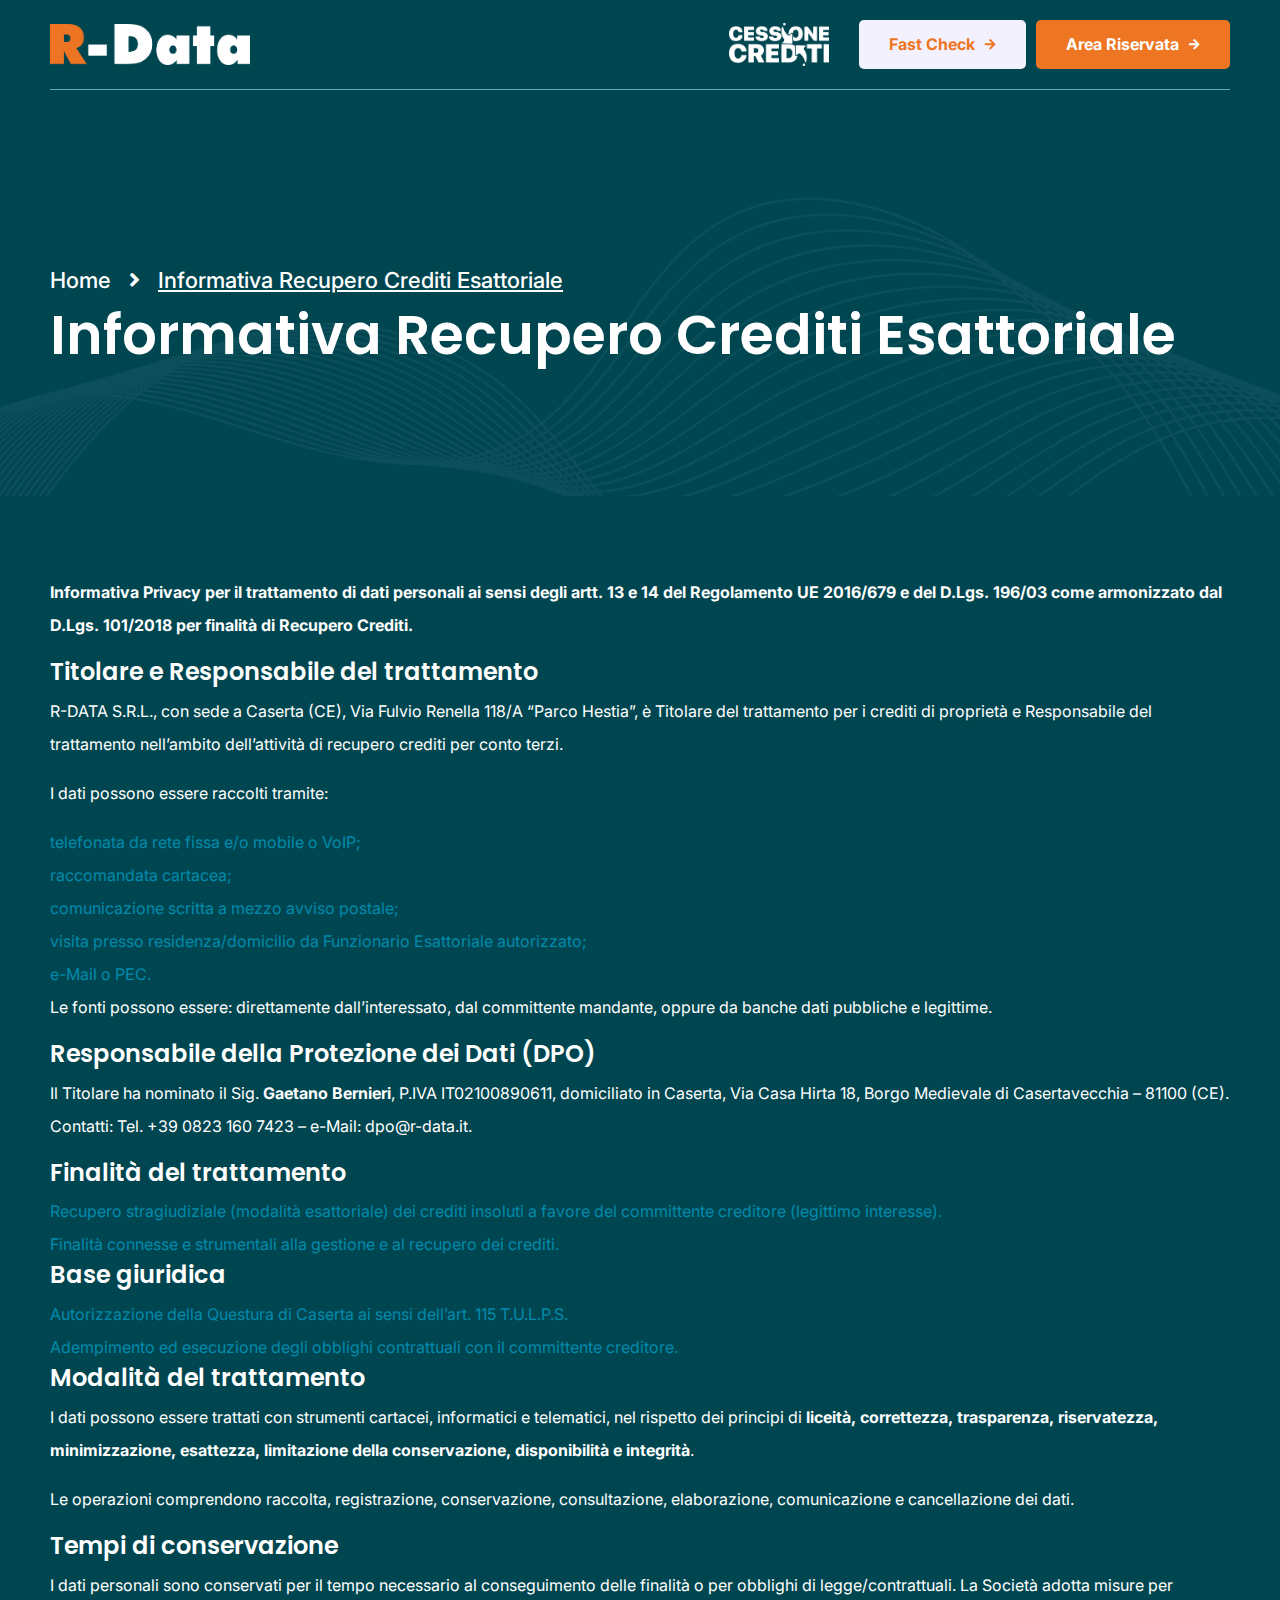
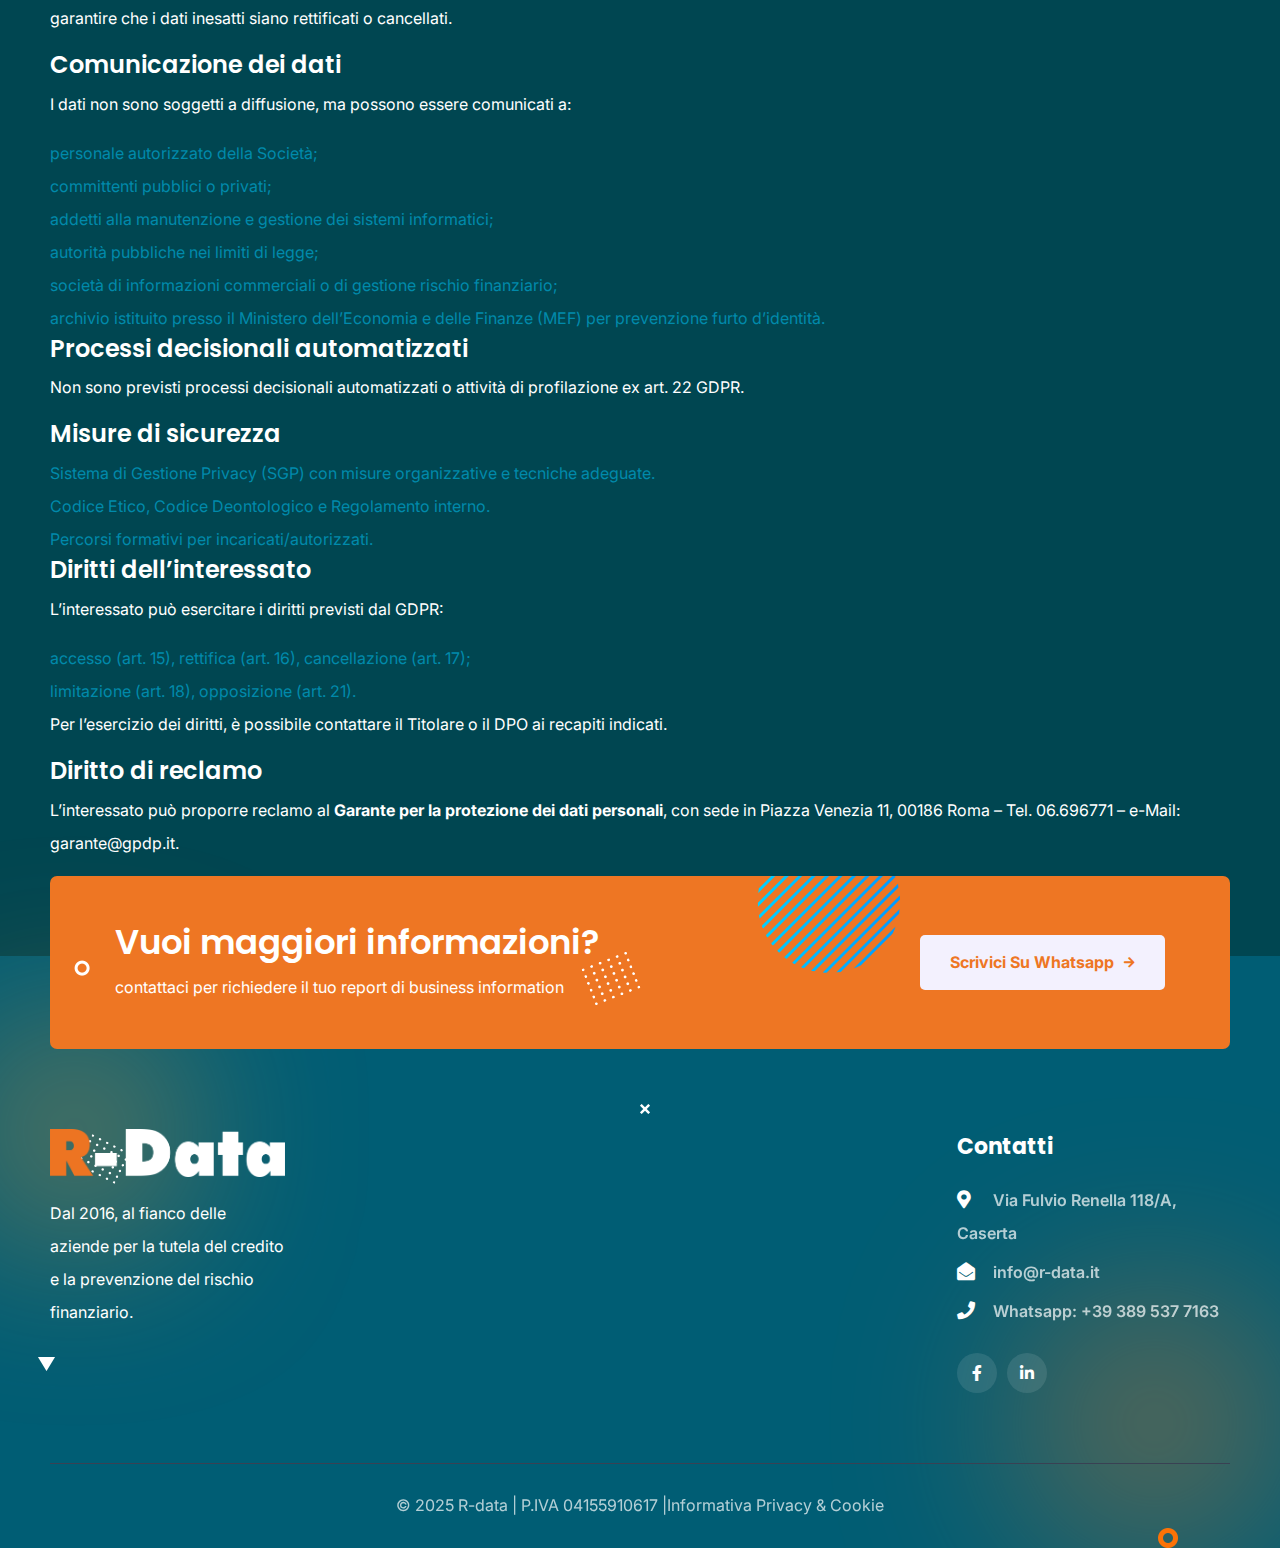
<file: HTML/informativa recupero crediti esattoriale.html>
<!DOCTYPE html>
<html lang="zxx">

<head>
    <!--====== Required meta tags ======-->
    <meta charset="utf-8" />
    <meta http-equiv="x-ua-compatible" content="ie=edge" />
    <meta name="description" content="" />
    <meta name="viewport" content="width=device-width, initial-scale=1, shrink-to-fit=no" />

    <!--====== Title ======-->
    <title>Informativa recupero crediti esattoriale | R-Data </title>
    <!--====== Favicon Icon ======-->
    <link rel="shortcut icon" href="assets/images/favicon.png" type="image/x-icon">
    <!--====== Google Fonts ======-->
    <link href="https://fonts.googleapis.com/css2?family=Inter:wght@400;500;600;700&family=Poppins:wght@400;600;700&display=swap" rel="stylesheet">
    <!--====== Font Awesome ======-->
    <link rel="stylesheet" href="assets/css/fontawesome.5.9.0.min.css">
    <!--====== Flaticon CSS ======-->
    <link rel="stylesheet" href="assets/css/flaticon.css">
    <!--====== Bootstrap css ======-->
    <link rel="stylesheet" href="assets/css/bootstrap.4.5.3.min.css">
    <!--====== Magnific Popup ======-->
    <link rel="stylesheet" href="assets/css/magnific-popup.css">
    <!--====== Slick Slider ======-->
    <link rel="stylesheet" href="assets/css/slick.css">
    <!--====== Animate CSS ======-->
    <link rel="stylesheet" href="assets/css/animate.min.css">
    <!--====== Nice Select ======-->
    <link rel="stylesheet" href="assets/css/nice-select.css">
    <!--====== Padding Margin ======-->
    <link rel="stylesheet" href="assets/css/spacing.min.css">
    <!--====== Menu css ======-->
    <link rel="stylesheet" href="assets/css/menu.css">
    <!--====== Main css ======-->
    <link rel="stylesheet" href="assets/css/style.css">
    <!--====== Responsive css ======-->
    <link rel="stylesheet" href="assets/css/responsive.css">

</head>

<body class="home-three dark-body">
    <div class="page-wrapper">

        <!-- Preloader -->
        <div class="preloader"></div>


  <!--====== Header Part Start ======-->
        <header class="main-header header-three">
            <!--Header-Upper-->
            <div class="header-upper">
                <div class="container clearfix">
                    <div class="header-inner py-20">
                        <div class="logo-outer">
                            <div class="logo"><a href="index.html"><img src="assets/images/logos/logo-white.png" alt="Logo" width="200px"></a></div>
                        </div>

                        <div class="nav-outer d-flex align-items-center clearfix mx-lg-auto">
                            <!-- Main Menu -->
                            <nav class="main-menu navbar-expand-lg">
                                <div class="navbar-header">
                                    <div class="logo-mobile"><a href="index.html"><img src="assets/images/logos/logo-white.png" alt="Logo" width="120px"></a></div>
                                </div>
                            </nav>
                            
                            <!-- Main Menu End--> 
                        </div>

                        <div class="menu-right d-none d-lg-flex align-items-center">
                         <a href="https://www.cessione-crediti.it/" style="margin-right:30px;"><img src="assets/images/logos/cessionecreditiwhite.png" alt="Logo" width="100px" target="_blank"></a>
                            <a href="https://app.businessapi.it/app/FastCheck/Area_Riservata.asp" class="theme-btn style-two" style="margin-right:10px;">Fast Check<i class="fas fa-arrow-right"></i></a>
                            <a href="https://www.backoffice.r-data.it/Online/sign_in1.asp" class="theme-btn style-one">Area Riservata <i class="fas fa-arrow-right"></i></a>
                        </div>

                    </div>
                </div>
            </div>
            <!--End Header Upper-->

        </header>
        <!--====== Header Part End ======-->


        <!--====== Page Banner Start ======-->
        <section class="page-banner bg-blue rel z-1" style="background-image: url(assets/images/background/banner-bg.png);">
            <div class="container">
                <div class="banner-inner">
                 <nav aria-label="breadcrumb">
                        <ol class="breadcrumb wow fadeInUp delay-0-4s">
                            <li class="breadcrumb-item"><a href="index.html">Home</a></li>
                            <li class="breadcrumb-item active">Informativa recupero crediti esattoriale</li>
                        </ol>
                    </nav>
                    <h1 class="page-title wow fadeInUp delay-0-2s">Informativa recupero crediti esattoriale</h1>
                </div>
            </div>
        </section>
        <!--====== Page Banner End ======-->

<!--====== Contenuti start ======-->
       <section class="content-section py-80">
  <div class="container">
    <p><strong>Informativa Privacy per il trattamento di dati personali ai sensi degli artt. 13 e 14 del Regolamento UE 2016/679 e del D.Lgs. 196/03 come armonizzato dal D.Lgs. 101/2018 per finalità di Recupero Crediti.</strong></p>

    <h3>Titolare e Responsabile del trattamento</h3>
    <p>
      R-DATA S.R.L., con sede a Caserta (CE), Via Fulvio Renella 118/A “Parco Hestia”, è Titolare del trattamento per i crediti di proprietà 
      e Responsabile del trattamento nell’ambito dell’attività di recupero crediti per conto terzi.
    </p>
    <p>I dati possono essere raccolti tramite:</p>
    <ul>
      <li>telefonata da rete fissa e/o mobile o VoIP;</li>
      <li>raccomandata cartacea;</li>
      <li>comunicazione scritta a mezzo avviso postale;</li>
      <li>visita presso residenza/domicilio da Funzionario Esattoriale autorizzato;</li>
      <li>e-Mail o PEC.</li>
    </ul>
    <p>Le fonti possono essere: direttamente dall’interessato, dal committente mandante, oppure da banche dati pubbliche e legittime.</p>

    <h3>Responsabile della Protezione dei Dati (DPO)</h3>
    <p>
      Il Titolare ha nominato il Sig. <strong>Gaetano Bernieri</strong>, P.IVA IT02100890611, domiciliato in Caserta, Via Casa Hirta 18, 
      Borgo Medievale di Casertavecchia – 81100 (CE).<br>
      Contatti: Tel. +39 0823 160 7423 – e-Mail: <a href="mailto:dpo@r-data.it">dpo@r-data.it</a>.
    </p>

    <h3>Finalità del trattamento</h3>
    <ul>
      <li>Recupero stragiudiziale (modalità esattoriale) dei crediti insoluti a favore del committente creditore (legittimo interesse).</li>
      <li>Finalità connesse e strumentali alla gestione e al recupero dei crediti.</li>
    </ul>

    <h3>Base giuridica</h3>
    <ul>
      <li>Autorizzazione della Questura di Caserta ai sensi dell’art. 115 T.U.L.P.S.</li>
      <li>Adempimento ed esecuzione degli obblighi contrattuali con il committente creditore.</li>
    </ul>

    <h3>Modalità del trattamento</h3>
    <p>
      I dati possono essere trattati con strumenti cartacei, informatici e telematici, nel rispetto dei principi di 
      <strong>liceità, correttezza, trasparenza, riservatezza, minimizzazione, esattezza, limitazione della conservazione, disponibilità e integrità</strong>.
    </p>
    <p>Le operazioni comprendono raccolta, registrazione, conservazione, consultazione, elaborazione, comunicazione e cancellazione dei dati.</p>

    <h3>Tempi di conservazione</h3>
    <p>
      I dati personali sono conservati per il tempo necessario al conseguimento delle finalità o per obblighi di legge/contrattuali.  
      La Società adotta misure per garantire che i dati inesatti siano rettificati o cancellati.
    </p>

    <h3>Comunicazione dei dati</h3>
    <p>
      I dati non sono soggetti a diffusione, ma possono essere comunicati a:
    </p>
    <ul>
      <li>personale autorizzato della Società;</li>
      <li>committenti pubblici o privati;</li>
      <li>addetti alla manutenzione e gestione dei sistemi informatici;</li>
      <li>autorità pubbliche nei limiti di legge;</li>
      <li>società di informazioni commerciali o di gestione rischio finanziario;</li>
      <li>archivio istituito presso il Ministero dell’Economia e delle Finanze (MEF) per prevenzione furto d’identità.</li>
    </ul>

    <h3>Processi decisionali automatizzati</h3>
    <p>Non sono previsti processi decisionali automatizzati o attività di profilazione ex art. 22 GDPR.</p>

    <h3>Misure di sicurezza</h3>
    <ul>
      <li>Sistema di Gestione Privacy (SGP) con misure organizzative e tecniche adeguate.</li>
      <li>Codice Etico, Codice Deontologico e Regolamento interno.</li>
      <li>Percorsi formativi per incaricati/autorizzati.</li>
    </ul>

    <h3>Diritti dell’interessato</h3>
    <p>L’interessato può esercitare i diritti previsti dal GDPR:</p>
    <ul>
      <li>accesso (art. 15), rettifica (art. 16), cancellazione (art. 17);</li>
      <li>limitazione (art. 18), opposizione (art. 21).</li>
    </ul>
    <p>
      Per l’esercizio dei diritti, è possibile contattare il Titolare o il DPO ai recapiti indicati.
    </p>

    <h3>Diritto di reclamo</h3>
    <p>
      L’interessato può proporre reclamo al <strong>Garante per la protezione dei dati personali</strong>,  
      con sede in Piazza Venezia 11, 00186 Roma – Tel. 06.696771 – e-Mail: <a href="mailto:garante@gpdp.it">garante@gpdp.it</a>.
    </p>
  </div>
</section>

<!--====== Contenuti End ======-->

 <!--====== Footer Section Start ======-->
        <footer class="footer-section footer-two bg-gray text-white rel z-1">
            <div class="container">
              
               <div class="call-to-action bg-blue bgs-cover text-white rel z-1">
                    <div class="row align-items-center">
                        <div class="col-xl-7 col-lg-6">
                            <div class="section-title mb-20">
                                <h2>Vuoi maggiori informazioni?</h2>
                                <p>contattaci per richiedere il tuo report di business information</p>
                            </div>
                        </div>
                        <div class="col-xl-5 col-lg-6">
                            <div class="call-to-action-btns text-xl-right mb-20">
                                <a href="https://api.whatsapp.com/send?phone=393895377163&text=Salve%2C%20vorrei%20avere%20informazioni%20sui%20servizi%20R-Data." class="theme-btn style-two rmb-15">Scrivici su Whatsapp <i class="fas fa-arrow-right"></i></a>
                            </div>
                        </div>
                    </div>
                    <img class="white-circle" src="assets/images/shapes/white-circle.png" alt="White Circle">
                    <img class="white-dots slideUpRight" src="assets/images/shapes/white-dots.png" alt="shape">
                    <img class="white-dots-circle slideLeftRight" src="assets/images/shapes/white-dots-circle.png" alt="shape">
                </div>
                
                <div class="row justify-content-between">
                    <div class="col-xl-3 col-sm-6 col-7 col-small">
                        <div class="footer-widget about-widget">
                            <div class="footer-logo mb-20">
                                <a href="index.html"><img src="assets/images/logos/logo-white.png" alt="Logo"></a>
                            </div>
                            <p>Dal 2016, al fianco delle aziende per la tutela del credito e la prevenzione del rischio finanziario.</a>
                        </div>
                    </div>
                    <div class="col-xl-2 col-sm-4 col-5 col-small">
                      
                    </div>
                    <div class="col-xl-4 col-md-8">
                      
                    </div>
                    <div class="col-xl-3 col-md-4">
                        <div class="footer-widget contact-widget">
                            <h4 class="footer-title">Contatti</h4>
                            <ul class="list-style-three">
                                <li><i class="fas fa-map-marker-alt"></i> <span>Via Fulvio Renella 118/A, Caserta</span></li>
                                <li><i class="fas fa-envelope-open"></i> <span><a href="mailto:support@gmail.com">info@r-data.it</a></span></li>
                                <li><i class="fas fa-phone"></i> <span>Whatsapp: <a href="https://api.whatsapp.com/send?phone=393895377163&text=Salve%2C%20vorrei%20avere%20informazioni%20sui%20servizi%20R-Data.">+39 389 537 7163</a></span></li>
                            </ul>
                            <div class="social-style-one mt-25">
                                <a href="https://www.facebook.com/rdatasrl"><i class="fab fa-facebook-f"></i></a>
                                
                                <a href="https://www.linkedin.com/company/rdata/"><i class="fab fa-linkedin-in"></i></a>
                             
                            </div>
                        </div>
                    </div>
                </div>
                <div class="copyright-area text-center">
                    <p>© 2025 <a href="index.html">R-data | P.IVA 04155910617 </a> |<a href="./informativa privacy e cookie.html">Informativa Privacy & Cookie</a></p>
                </div>
            </div>
            <img class="dots-shape" src="assets/images/shapes/dots.png" alt="Shape">
            <img class="tringle-shape" src="assets/images/shapes/tringle.png" alt="Shape">
            <img class="close-shape" src="assets/images/shapes/close.png" alt="Shape">
            <img class="circle-shape" src="assets/images/shapes/circle.png" alt="Shape">
        </footer>
        <!--====== Footer Section End ======-->

    </div>
    <!--End pagewrapper-->


    <!-- Scroll Top Button -->
    <button class="scroll-top scroll-to-target" data-target="html"><span class="fa fa-angle-up"></span></button>


    <!--====== Jquery ======-->
    <script src="assets/js/jquery-3.6.0.min.js"></script>
    <!--====== Bootstrap ======-->
    <script src="assets/js/bootstrap.4.5.3.min.js"></script>
    <!--====== Appear js ======-->
    <script src="assets/js/appear.js"></script>
    <!--====== WOW js ======-->
    <script src="assets/js/wow.min.js"></script>
    <!--====== Isotope ======-->
    <script src="assets/js/isotope.pkgd.min.js"></script>
    <!--====== Circle Progress ======-->
    <script src="assets/js/circle-progress.min.js"></script>
    <!--====== Image loaded ======-->
    <script src="assets/js/imagesloaded.pkgd.min.js"></script>
    <!--====== Nice Select ======-->
    <script src="assets/js/jquery.nice-select.min.js"></script>
    <!--====== Magnific ======-->
    <script src="assets/js/jquery.magnific-popup.min.js"></script>
    <!--====== Slick Slider ======-->
    <script src="assets/js/slick.min.js"></script>
    <!--====== Main JS ======-->
    <script src="assets/js/script.js"></script>

</body>

</html>
</file>
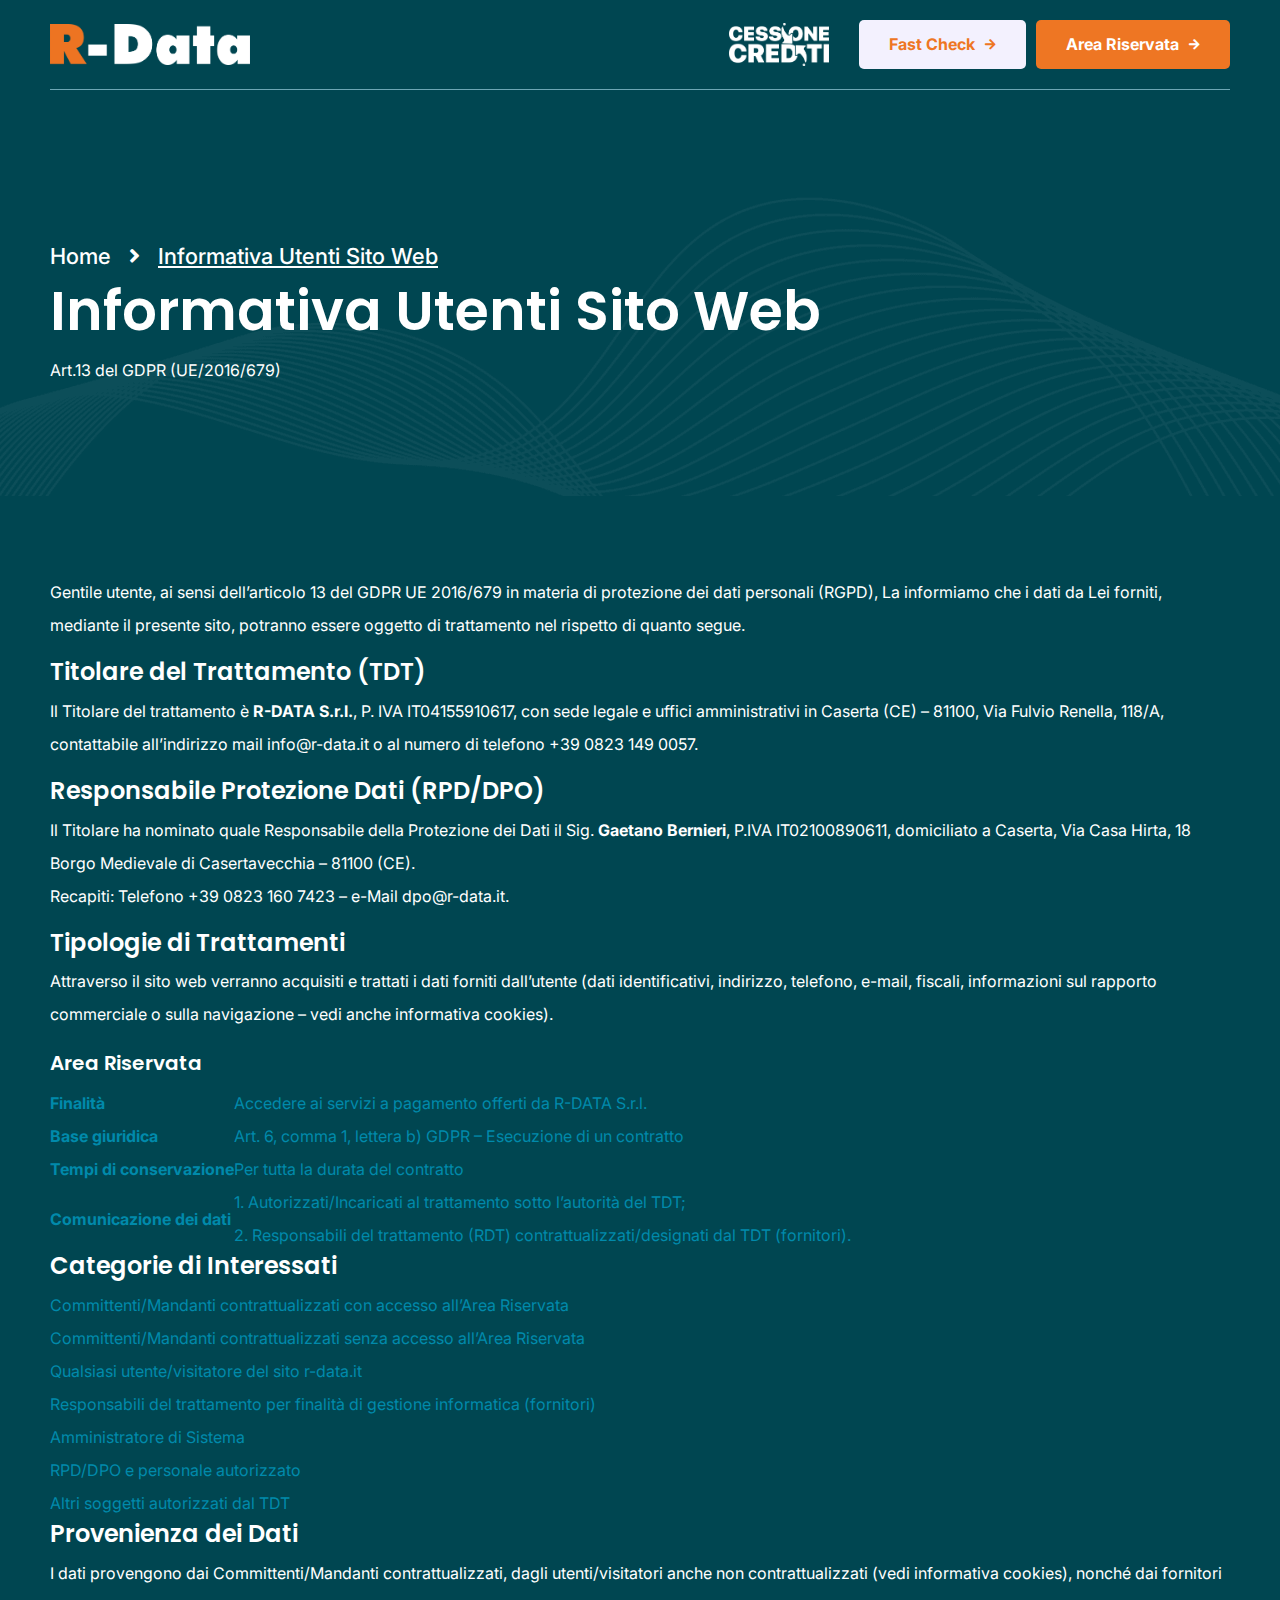
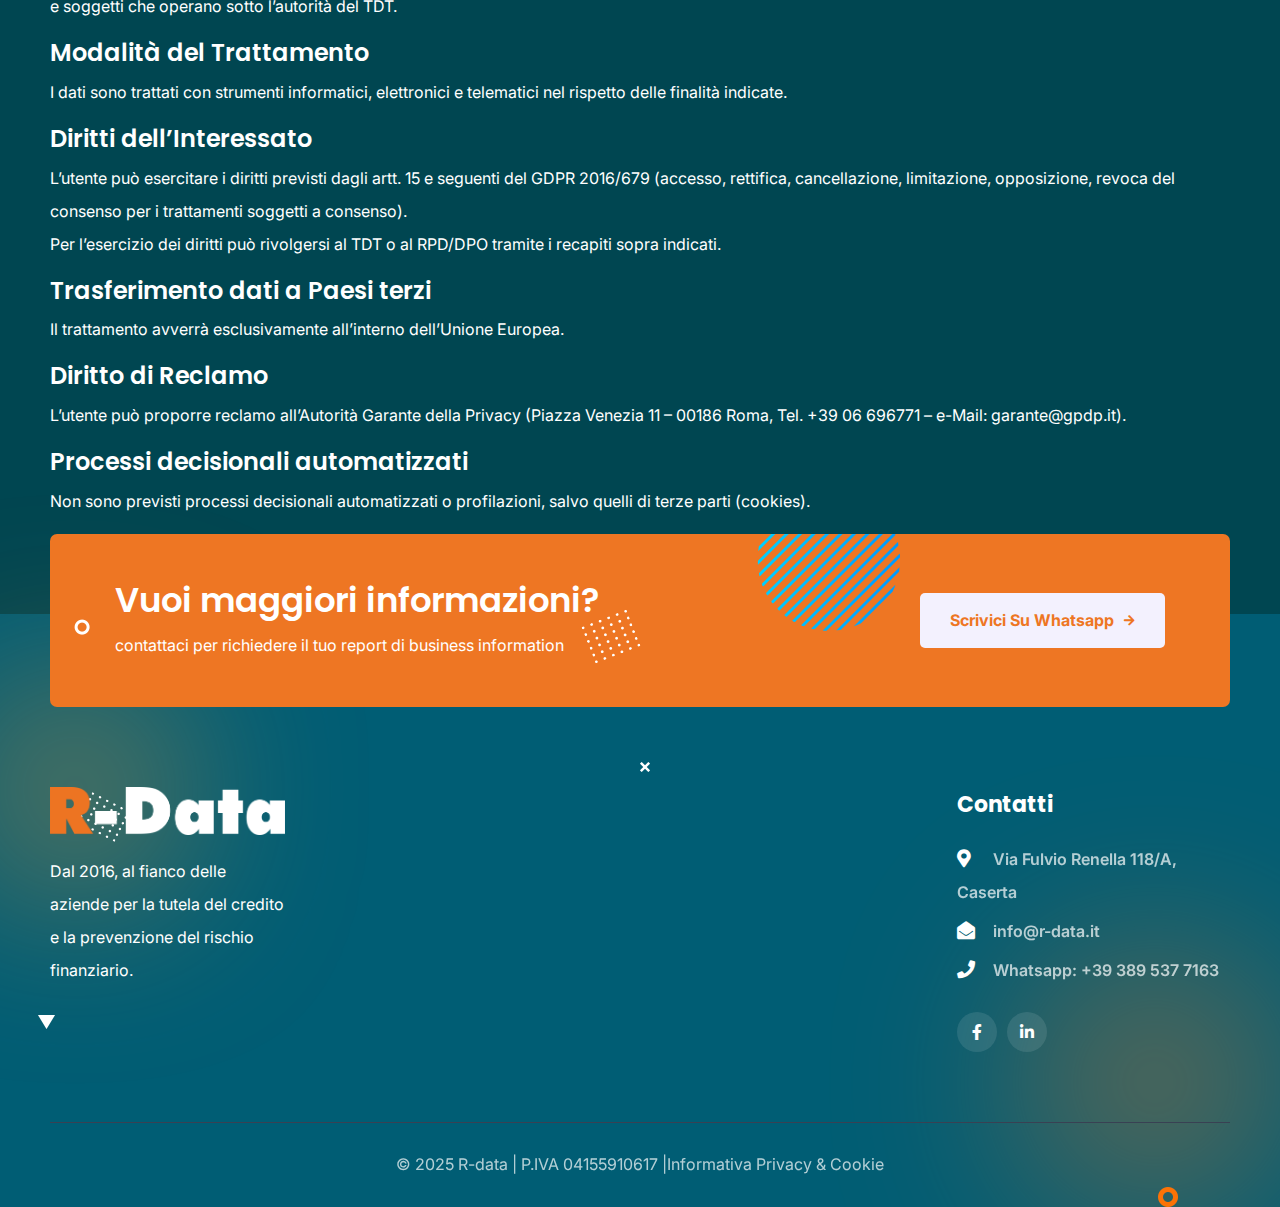
<file: HTML/informativa utenti sito web.html>
<!DOCTYPE html>
<html lang="zxx">

<head>
    <!--====== Required meta tags ======-->
    <meta charset="utf-8" />
    <meta http-equiv="x-ua-compatible" content="ie=edge" />
    <meta name="description" content="" />
    <meta name="viewport" content="width=device-width, initial-scale=1, shrink-to-fit=no" />

    <!--====== Title ======-->
    <title>Informativa utenti sito web | R-Data </title>
    <!--====== Favicon Icon ======-->
    <link rel="shortcut icon" href="assets/images/favicon.png" type="image/x-icon">
    <!--====== Google Fonts ======-->
    <link href="https://fonts.googleapis.com/css2?family=Inter:wght@400;500;600;700&family=Poppins:wght@400;600;700&display=swap" rel="stylesheet">
    <!--====== Font Awesome ======-->
    <link rel="stylesheet" href="assets/css/fontawesome.5.9.0.min.css">
    <!--====== Flaticon CSS ======-->
    <link rel="stylesheet" href="assets/css/flaticon.css">
    <!--====== Bootstrap css ======-->
    <link rel="stylesheet" href="assets/css/bootstrap.4.5.3.min.css">
    <!--====== Magnific Popup ======-->
    <link rel="stylesheet" href="assets/css/magnific-popup.css">
    <!--====== Slick Slider ======-->
    <link rel="stylesheet" href="assets/css/slick.css">
    <!--====== Animate CSS ======-->
    <link rel="stylesheet" href="assets/css/animate.min.css">
    <!--====== Nice Select ======-->
    <link rel="stylesheet" href="assets/css/nice-select.css">
    <!--====== Padding Margin ======-->
    <link rel="stylesheet" href="assets/css/spacing.min.css">
    <!--====== Menu css ======-->
    <link rel="stylesheet" href="assets/css/menu.css">
    <!--====== Main css ======-->
    <link rel="stylesheet" href="assets/css/style.css">
    <!--====== Responsive css ======-->
    <link rel="stylesheet" href="assets/css/responsive.css">

</head>

<body class="home-three dark-body">
    <div class="page-wrapper">

        <!-- Preloader -->
        <div class="preloader"></div>


  <!--====== Header Part Start ======-->
        <header class="main-header header-three">
            <!--Header-Upper-->
            <div class="header-upper">
                <div class="container clearfix">
                    <div class="header-inner py-20">
                        <div class="logo-outer">
                            <div class="logo"><a href="index.html"><img src="assets/images/logos/logo-white.png" alt="Logo" width="200px"></a></div>
                        </div>

                        <div class="nav-outer d-flex align-items-center clearfix mx-lg-auto">
                            <!-- Main Menu -->
                            <nav class="main-menu navbar-expand-lg">
                                <div class="navbar-header">
                                    <div class="logo-mobile"><a href="index.html"><img src="assets/images/logos/logo-white.png" alt="Logo" width="120px"></a></div>
                                </div>
                            </nav>
                            
                            <!-- Main Menu End--> 
                        </div>

                        <div class="menu-right d-none d-lg-flex align-items-center">
                         <a href="https://www.cessione-crediti.it/" style="margin-right:30px;"><img src="assets/images/logos/cessionecreditiwhite.png" alt="Logo" width="100px" target="_blank"></a>
                            <a href="https://app.businessapi.it/app/FastCheck/Area_Riservata.asp" class="theme-btn style-two" style="margin-right:10px;">Fast Check<i class="fas fa-arrow-right"></i></a>
                            <a href="https://www.backoffice.r-data.it/Online/sign_in1.asp" class="theme-btn style-one">Area Riservata <i class="fas fa-arrow-right"></i></a>
                        </div>

                    </div>
                </div>
            </div>
            <!--End Header Upper-->

        </header>
        <!--====== Header Part End ======-->


        <!--====== Page Banner Start ======-->
        <section class="page-banner bg-blue rel z-1" style="background-image: url(assets/images/background/banner-bg.png);">
            <div class="container">
                <div class="banner-inner">
                 <nav aria-label="breadcrumb">
                        <ol class="breadcrumb wow fadeInUp delay-0-4s">
                            <li class="breadcrumb-item"><a href="index.html">Home</a></li>
                            <li class="breadcrumb-item active">Informativa utenti sito web</li>
                        </ol>
                    </nav>
                    <h1 class="page-title wow fadeInUp delay-0-2s">Informativa utenti sito web</h1>
                    <p style="max-width: 700px;">Art.13 del GDPR (UE/2016/679) </p>
                </div>
            </div>
        </section>
        <!--====== Page Banner End ======-->

<!--====== Contenuti start ======-->
        <section class="content-section py-80">
  <div class="container">
    <p>
      Gentile utente, ai sensi dell’articolo 13 del GDPR UE 2016/679 in materia di protezione dei dati personali (RGPD),
      La informiamo che i dati da Lei forniti, mediante il presente sito, potranno essere oggetto di trattamento nel rispetto di quanto segue.
    </p>

    <h3>Titolare del Trattamento (TDT)</h3>
    <p>
      Il Titolare del trattamento è <strong>R-DATA S.r.l.</strong>, P. IVA IT04155910617,
      con sede legale e uffici amministrativi in Caserta (CE) – 81100, Via Fulvio Renella, 118/A,
      contattabile all’indirizzo mail <a href="mailto:info@r-data.it">info@r-data.it</a>
      o al numero di telefono <a href="tel:+3908231490057">+39 0823 149 0057</a>.
    </p>

    <h3>Responsabile Protezione Dati (RPD/DPO)</h3>
    <p>
      Il Titolare ha nominato quale Responsabile della Protezione dei Dati il Sig. <strong>Gaetano Bernieri</strong>,
      P.IVA IT02100890611, domiciliato a Caserta, Via Casa Hirta, 18 Borgo Medievale di Casertavecchia – 81100 (CE).<br>
      Recapiti: Telefono <a href="tel:+3908231607423">+39 0823 160 7423</a> – 
      e-Mail <a href="mailto:dpo@r-data.it">dpo@r-data.it</a>.
    </p>

    <h3>Tipologie di Trattamenti</h3>
    <p>
      Attraverso il sito web verranno acquisiti e trattati i dati forniti dall’utente (dati identificativi, indirizzo,
      telefono, e-mail, fiscali, informazioni sul rapporto commerciale o sulla navigazione – vedi anche informativa cookies).
    </p>

    <h4>Area Riservata</h4>
    <table>
      <tr>
        <th>Finalità</th>
        <td>Accedere ai servizi a pagamento offerti da R-DATA S.r.l.</td>
      </tr>
      <tr>
        <th>Base giuridica</th>
        <td>Art. 6, comma 1, lettera b) GDPR – Esecuzione di un contratto</td>
      </tr>
      <tr>
        <th>Tempi di conservazione</th>
        <td>Per tutta la durata del contratto</td>
      </tr>
      <tr>
        <th>Comunicazione dei dati</th>
        <td>
          1. Autorizzati/Incaricati al trattamento sotto l’autorità del TDT;<br>
          2. Responsabili del trattamento (RDT) contrattualizzati/designati dal TDT (fornitori).
        </td>
      </tr>
    </table>

    <h3>Categorie di Interessati</h3>
    <ul>
      <li>Committenti/Mandanti contrattualizzati con accesso all’Area Riservata</li>
      <li>Committenti/Mandanti contrattualizzati senza accesso all’Area Riservata</li>
      <li>Qualsiasi utente/visitatore del sito r-data.it</li>
      <li>Responsabili del trattamento per finalità di gestione informatica (fornitori)</li>
      <li>Amministratore di Sistema</li>
      <li>RPD/DPO e personale autorizzato</li>
      <li>Altri soggetti autorizzati dal TDT</li>
    </ul>

    <h3>Provenienza dei Dati</h3>
    <p>
      I dati provengono dai Committenti/Mandanti contrattualizzati, dagli utenti/visitatori anche non contrattualizzati
      (vedi informativa cookies), nonché dai fornitori e soggetti che operano sotto l’autorità del TDT.
    </p>

    <h3>Modalità del Trattamento</h3>
    <p>
      I dati sono trattati con strumenti informatici, elettronici e telematici nel rispetto delle finalità indicate.
    </p>

    <h3>Diritti dell’Interessato</h3>
    <p>
      L’utente può esercitare i diritti previsti dagli artt. 15 e seguenti del GDPR 2016/679 (accesso, rettifica, cancellazione,
      limitazione, opposizione, revoca del consenso per i trattamenti soggetti a consenso).<br>
      Per l’esercizio dei diritti può rivolgersi al TDT o al RPD/DPO tramite i recapiti sopra indicati.
    </p>

    <h3>Trasferimento dati a Paesi terzi</h3>
    <p>
      Il trattamento avverrà esclusivamente all’interno dell’Unione Europea.
    </p>

    <h3>Diritto di Reclamo</h3>
    <p>
      L’utente può proporre reclamo all’Autorità Garante della Privacy (Piazza Venezia 11 – 00186 Roma,
      Tel. +39 06 696771 – e-Mail: <a href="mailto:garante@gpdp.it">garante@gpdp.it</a>).
    </p>

    <h3>Processi decisionali automatizzati</h3>
    <p>
      Non sono previsti processi decisionali automatizzati o profilazioni, salvo quelli di terze parti (cookies).
    </p>
  </div>
</section>

<!--====== Contenuti End ======-->

 <!--====== Footer Section Start ======-->
        <footer class="footer-section footer-two bg-gray text-white rel z-1">
            <div class="container">
              
               <div class="call-to-action bg-blue bgs-cover text-white rel z-1">
                    <div class="row align-items-center">
                        <div class="col-xl-7 col-lg-6">
                            <div class="section-title mb-20">
                                <h2>Vuoi maggiori informazioni?</h2>
                                <p>contattaci per richiedere il tuo report di business information</p>
                            </div>
                        </div>
                        <div class="col-xl-5 col-lg-6">
                            <div class="call-to-action-btns text-xl-right mb-20">
                                <a href="https://api.whatsapp.com/send?phone=393895377163&text=Salve%2C%20vorrei%20avere%20informazioni%20sui%20servizi%20R-Data." class="theme-btn style-two rmb-15">Scrivici su Whatsapp <i class="fas fa-arrow-right"></i></a>
                            </div>
                        </div>
                    </div>
                    <img class="white-circle" src="assets/images/shapes/white-circle.png" alt="White Circle">
                    <img class="white-dots slideUpRight" src="assets/images/shapes/white-dots.png" alt="shape">
                    <img class="white-dots-circle slideLeftRight" src="assets/images/shapes/white-dots-circle.png" alt="shape">
                </div>
                
                <div class="row justify-content-between">
                    <div class="col-xl-3 col-sm-6 col-7 col-small">
                        <div class="footer-widget about-widget">
                            <div class="footer-logo mb-20">
                                <a href="index.html"><img src="assets/images/logos/logo-white.png" alt="Logo"></a>
                            </div>
                            <p>Dal 2016, al fianco delle aziende per la tutela del credito e la prevenzione del rischio finanziario.</a>
                        </div>
                    </div>
                    <div class="col-xl-2 col-sm-4 col-5 col-small">
                      
                    </div>
                    <div class="col-xl-4 col-md-8">
                      
                    </div>
                    <div class="col-xl-3 col-md-4">
                        <div class="footer-widget contact-widget">
                            <h4 class="footer-title">Contatti</h4>
                            <ul class="list-style-three">
                                <li><i class="fas fa-map-marker-alt"></i> <span>Via Fulvio Renella 118/A, Caserta</span></li>
                                <li><i class="fas fa-envelope-open"></i> <span><a href="mailto:support@gmail.com">info@r-data.it</a></span></li>
                                <li><i class="fas fa-phone"></i> <span>Whatsapp: <a href="https://api.whatsapp.com/send?phone=393895377163&text=Salve%2C%20vorrei%20avere%20informazioni%20sui%20servizi%20R-Data.">+39 389 537 7163</a></span></li>
                            </ul>
                            <div class="social-style-one mt-25">
                                <a href="https://www.facebook.com/rdatasrl"><i class="fab fa-facebook-f"></i></a>
                                
                                <a href="https://www.linkedin.com/company/rdata/"><i class="fab fa-linkedin-in"></i></a>
                             
                            </div>
                        </div>
                    </div>
                </div>
                <div class="copyright-area text-center">
                    <p>© 2025 <a href="index.html">R-data | P.IVA 04155910617 </a> |<a href="./informativa privacy e cookie.html">Informativa Privacy & Cookie</a></p>
                </div>
            </div>
            <img class="dots-shape" src="assets/images/shapes/dots.png" alt="Shape">
            <img class="tringle-shape" src="assets/images/shapes/tringle.png" alt="Shape">
            <img class="close-shape" src="assets/images/shapes/close.png" alt="Shape">
            <img class="circle-shape" src="assets/images/shapes/circle.png" alt="Shape">
        </footer>
        <!--====== Footer Section End ======-->

    </div>
    <!--End pagewrapper-->


    <!-- Scroll Top Button -->
    <button class="scroll-top scroll-to-target" data-target="html"><span class="fa fa-angle-up"></span></button>


    <!--====== Jquery ======-->
    <script src="assets/js/jquery-3.6.0.min.js"></script>
    <!--====== Bootstrap ======-->
    <script src="assets/js/bootstrap.4.5.3.min.js"></script>
    <!--====== Appear js ======-->
    <script src="assets/js/appear.js"></script>
    <!--====== WOW js ======-->
    <script src="assets/js/wow.min.js"></script>
    <!--====== Isotope ======-->
    <script src="assets/js/isotope.pkgd.min.js"></script>
    <!--====== Circle Progress ======-->
    <script src="assets/js/circle-progress.min.js"></script>
    <!--====== Image loaded ======-->
    <script src="assets/js/imagesloaded.pkgd.min.js"></script>
    <!--====== Nice Select ======-->
    <script src="assets/js/jquery.nice-select.min.js"></script>
    <!--====== Magnific ======-->
    <script src="assets/js/jquery.magnific-popup.min.js"></script>
    <!--====== Slick Slider ======-->
    <script src="assets/js/slick.min.js"></script>
    <!--====== Main JS ======-->
    <script src="assets/js/script.js"></script>

</body>

</html>
</file>
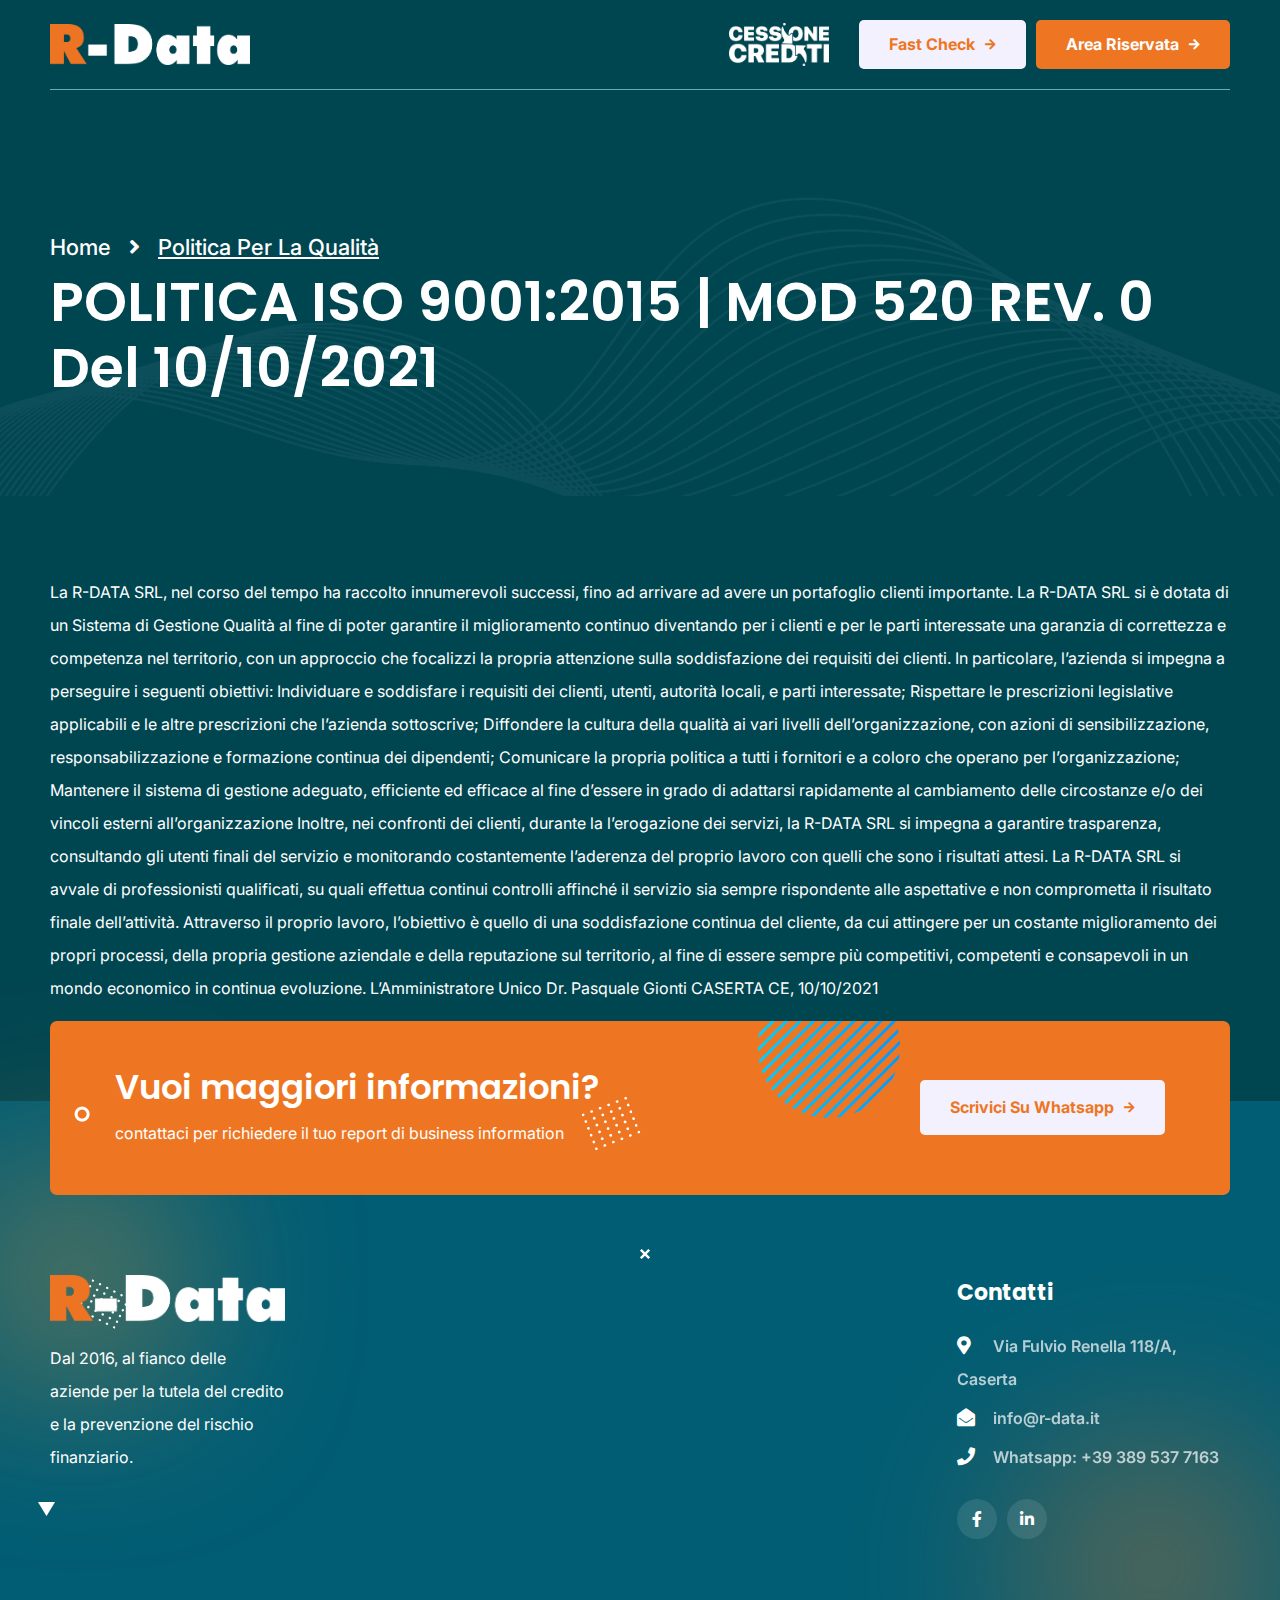
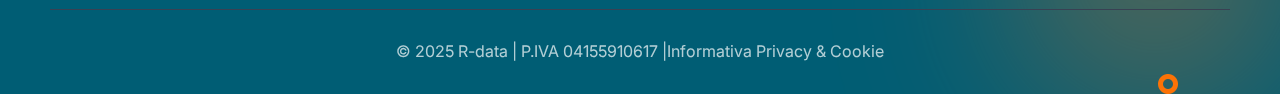
<file: HTML/politica per la qualita.html>
<!DOCTYPE html>
<html lang="zxx">

<head>
    <!--====== Required meta tags ======-->
    <meta charset="utf-8" />
    <meta http-equiv="x-ua-compatible" content="ie=edge" />
    <meta name="description" content="" />
    <meta name="viewport" content="width=device-width, initial-scale=1, shrink-to-fit=no" />

    <!--====== Title ======-->
    <title>Politica aper la qualità | R-Data </title>
    <!--====== Favicon Icon ======-->
    <link rel="shortcut icon" href="assets/images/favicon.png" type="image/x-icon">
    <!--====== Google Fonts ======-->
    <link href="https://fonts.googleapis.com/css2?family=Inter:wght@400;500;600;700&family=Poppins:wght@400;600;700&display=swap" rel="stylesheet">
    <!--====== Font Awesome ======-->
    <link rel="stylesheet" href="assets/css/fontawesome.5.9.0.min.css">
    <!--====== Flaticon CSS ======-->
    <link rel="stylesheet" href="assets/css/flaticon.css">
    <!--====== Bootstrap css ======-->
    <link rel="stylesheet" href="assets/css/bootstrap.4.5.3.min.css">
    <!--====== Magnific Popup ======-->
    <link rel="stylesheet" href="assets/css/magnific-popup.css">
    <!--====== Slick Slider ======-->
    <link rel="stylesheet" href="assets/css/slick.css">
    <!--====== Animate CSS ======-->
    <link rel="stylesheet" href="assets/css/animate.min.css">
    <!--====== Nice Select ======-->
    <link rel="stylesheet" href="assets/css/nice-select.css">
    <!--====== Padding Margin ======-->
    <link rel="stylesheet" href="assets/css/spacing.min.css">
    <!--====== Menu css ======-->
    <link rel="stylesheet" href="assets/css/menu.css">
    <!--====== Main css ======-->
    <link rel="stylesheet" href="assets/css/style.css">
    <!--====== Responsive css ======-->
    <link rel="stylesheet" href="assets/css/responsive.css">

</head>

<body class="home-three dark-body">
    <div class="page-wrapper">

        <!-- Preloader -->
        <div class="preloader"></div>


  <!--====== Header Part Start ======-->
        <header class="main-header header-three">
            <!--Header-Upper-->
            <div class="header-upper">
                <div class="container clearfix">
                    <div class="header-inner py-20">
                        <div class="logo-outer">
                            <div class="logo"><a href="index.html"><img src="assets/images/logos/logo-white.png" alt="Logo" width="200px"></a></div>
                        </div>

                        <div class="nav-outer d-flex align-items-center clearfix mx-lg-auto">
                            <!-- Main Menu -->
                            <nav class="main-menu navbar-expand-lg">
                                <div class="navbar-header">
                                    <div class="logo-mobile"><a href="index.html"><img src="assets/images/logos/logo-white.png" alt="Logo" width="120px"></a></div>
                                </div>
                            </nav>
                            
                            <!-- Main Menu End--> 
                        </div>

                        <div class="menu-right d-none d-lg-flex align-items-center">
                         <a href="https://www.cessione-crediti.it/" style="margin-right:30px;"><img src="assets/images/logos/cessionecreditiwhite.png" alt="Logo" width="100px" target="_blank"></a>
                            <a href="https://app.businessapi.it/app/FastCheck/Area_Riservata.asp" class="theme-btn style-two" style="margin-right:10px;">Fast Check<i class="fas fa-arrow-right"></i></a>
                            <a href="https://www.backoffice.r-data.it/Online/sign_in1.asp" class="theme-btn style-one">Area Riservata <i class="fas fa-arrow-right"></i></a>
                        </div>

                    </div>
                </div>
            </div>
            <!--End Header Upper-->

        </header>
        <!--====== Header Part End ======-->


        <!--====== Page Banner Start ======-->
        <section class="page-banner bg-blue rel z-1" style="background-image: url(assets/images/background/banner-bg.png);">
            <div class="container">
                <div class="banner-inner">
                 <nav aria-label="breadcrumb">
                        <ol class="breadcrumb wow fadeInUp delay-0-4s">
                            <li class="breadcrumb-item"><a href="index.html">Home</a></li>
                            <li class="breadcrumb-item active">Politica per la qualità</li>
                        </ol>
                    </nav>
                    <h1 class="page-title wow fadeInUp delay-0-2s">POLITICA ISO 9001:2015 | MOD 520 REV. 0 del 10/10/2021</h1>
                </div>
            </div>
        </section>
        <!--====== Page Banner End ======-->

<!--====== Contenuti start ======-->
        <section class="content-section py-80">
          <div class="container">
          <p>
         La R-DATA SRL, nel corso del tempo ha raccolto innumerevoli successi, fino ad arrivare ad avere un portafoglio clienti importante.

La R-DATA SRL si è dotata di un Sistema di Gestione Qualità al fine di poter garantire il miglioramento continuo diventando per i clienti e per le parti interessate una garanzia di correttezza e competenza nel territorio, con un approccio che focalizzi la propria attenzione sulla soddisfazione dei requisiti dei clienti. In particolare, l’azienda si impegna a perseguire i seguenti obiettivi:

Individuare e soddisfare i requisiti dei clienti, utenti, autorità locali, e parti interessate;
Rispettare le prescrizioni legislative applicabili e le altre prescrizioni che l’azienda sottoscrive;
Diffondere la cultura della qualità ai vari livelli dell’organizzazione, con azioni di sensibilizzazione, responsabilizzazione e formazione continua dei dipendenti;
Comunicare la propria politica a tutti i fornitori e a coloro che operano per l’organizzazione;
Mantenere il sistema di gestione adeguato, efficiente ed efficace al fine d’essere in grado di adattarsi rapidamente al cambiamento delle circostanze e/o dei vincoli esterni all’organizzazione
Inoltre, nei confronti dei clienti, durante la l’erogazione dei servizi, la R-DATA SRL si impegna a garantire trasparenza, consultando gli utenti finali del servizio e monitorando costantemente l’aderenza del proprio lavoro con quelli che sono i risultati attesi.

La R-DATA SRL si avvale di professionisti qualificati, su quali effettua continui controlli affinché il servizio sia sempre rispondente alle aspettative e non comprometta il risultato finale dell’attività.

Attraverso il proprio lavoro, l’obiettivo è quello di una soddisfazione continua del cliente, da cui attingere per un costante miglioramento dei propri processi, della propria gestione aziendale e della reputazione sul territorio, al fine di essere sempre più competitivi, competenti e consapevoli in un mondo economico in continua evoluzione.

L’Amministratore Unico

Dr. Pasquale Gionti

CASERTA CE, 10/10/2021
          </p>
          </div>
        </section>
<!--====== Contenuti End ======-->

 <!--====== Footer Section Start ======-->
        <footer class="footer-section footer-two bg-gray text-white rel z-1">
            <div class="container">
              
               <div class="call-to-action bg-blue bgs-cover text-white rel z-1">
                    <div class="row align-items-center">
                        <div class="col-xl-7 col-lg-6">
                            <div class="section-title mb-20">
                                <h2>Vuoi maggiori informazioni?</h2>
                                <p>contattaci per richiedere il tuo report di business information</p>
                            </div>
                        </div>
                        <div class="col-xl-5 col-lg-6">
                            <div class="call-to-action-btns text-xl-right mb-20">
                                <a href="https://api.whatsapp.com/send?phone=393895377163&text=Salve%2C%20vorrei%20avere%20informazioni%20sui%20servizi%20R-Data." class="theme-btn style-two rmb-15">Scrivici su Whatsapp <i class="fas fa-arrow-right"></i></a>
                            </div>
                        </div>
                    </div>
                    <img class="white-circle" src="assets/images/shapes/white-circle.png" alt="White Circle">
                    <img class="white-dots slideUpRight" src="assets/images/shapes/white-dots.png" alt="shape">
                    <img class="white-dots-circle slideLeftRight" src="assets/images/shapes/white-dots-circle.png" alt="shape">
                </div>
                
                <div class="row justify-content-between">
                    <div class="col-xl-3 col-sm-6 col-7 col-small">
                        <div class="footer-widget about-widget">
                            <div class="footer-logo mb-20">
                                <a href="index.html"><img src="assets/images/logos/logo-white.png" alt="Logo"></a>
                            </div>
                            <p>Dal 2016, al fianco delle aziende per la tutela del credito e la prevenzione del rischio finanziario.</a>
                        </div>
                    </div>
                    <div class="col-xl-2 col-sm-4 col-5 col-small">
                      
                    </div>
                    <div class="col-xl-4 col-md-8">
                      
                    </div>
                    <div class="col-xl-3 col-md-4">
                        <div class="footer-widget contact-widget">
                            <h4 class="footer-title">Contatti</h4>
                            <ul class="list-style-three">
                                <li><i class="fas fa-map-marker-alt"></i> <span>Via Fulvio Renella 118/A, Caserta</span></li>
                                <li><i class="fas fa-envelope-open"></i> <span><a href="mailto:support@gmail.com">info@r-data.it</a></span></li>
                                <li><i class="fas fa-phone"></i> <span>Whatsapp: <a href="https://api.whatsapp.com/send?phone=393895377163&text=Salve%2C%20vorrei%20avere%20informazioni%20sui%20servizi%20R-Data.">+39 389 537 7163</a></span></li>
                            </ul>
                            <div class="social-style-one mt-25">
                                <a href="https://www.facebook.com/rdatasrl"><i class="fab fa-facebook-f"></i></a>
                                
                                <a href="https://www.linkedin.com/company/rdata/"><i class="fab fa-linkedin-in"></i></a>
                             
                            </div>
                        </div>
                    </div>
                </div>
                <div class="copyright-area text-center">
                    <p>© 2025 <a href="index.html">R-data | P.IVA 04155910617 </a> |<a href="./informativa privacy e cookie.html">Informativa Privacy & Cookie</a></p>
                </div>
            </div>
            <img class="dots-shape" src="assets/images/shapes/dots.png" alt="Shape">
            <img class="tringle-shape" src="assets/images/shapes/tringle.png" alt="Shape">
            <img class="close-shape" src="assets/images/shapes/close.png" alt="Shape">
            <img class="circle-shape" src="assets/images/shapes/circle.png" alt="Shape">
        </footer>
        <!--====== Footer Section End ======-->

    </div>
    <!--End pagewrapper-->


    <!-- Scroll Top Button -->
    <button class="scroll-top scroll-to-target" data-target="html"><span class="fa fa-angle-up"></span></button>


    <!--====== Jquery ======-->
    <script src="assets/js/jquery-3.6.0.min.js"></script>
    <!--====== Bootstrap ======-->
    <script src="assets/js/bootstrap.4.5.3.min.js"></script>
    <!--====== Appear js ======-->
    <script src="assets/js/appear.js"></script>
    <!--====== WOW js ======-->
    <script src="assets/js/wow.min.js"></script>
    <!--====== Isotope ======-->
    <script src="assets/js/isotope.pkgd.min.js"></script>
    <!--====== Circle Progress ======-->
    <script src="assets/js/circle-progress.min.js"></script>
    <!--====== Image loaded ======-->
    <script src="assets/js/imagesloaded.pkgd.min.js"></script>
    <!--====== Nice Select ======-->
    <script src="assets/js/jquery.nice-select.min.js"></script>
    <!--====== Magnific ======-->
    <script src="assets/js/jquery.magnific-popup.min.js"></script>
    <!--====== Slick Slider ======-->
    <script src="assets/js/slick.min.js"></script>
    <!--====== Main JS ======-->
    <script src="assets/js/script.js"></script>

</body>

</html>
</file>
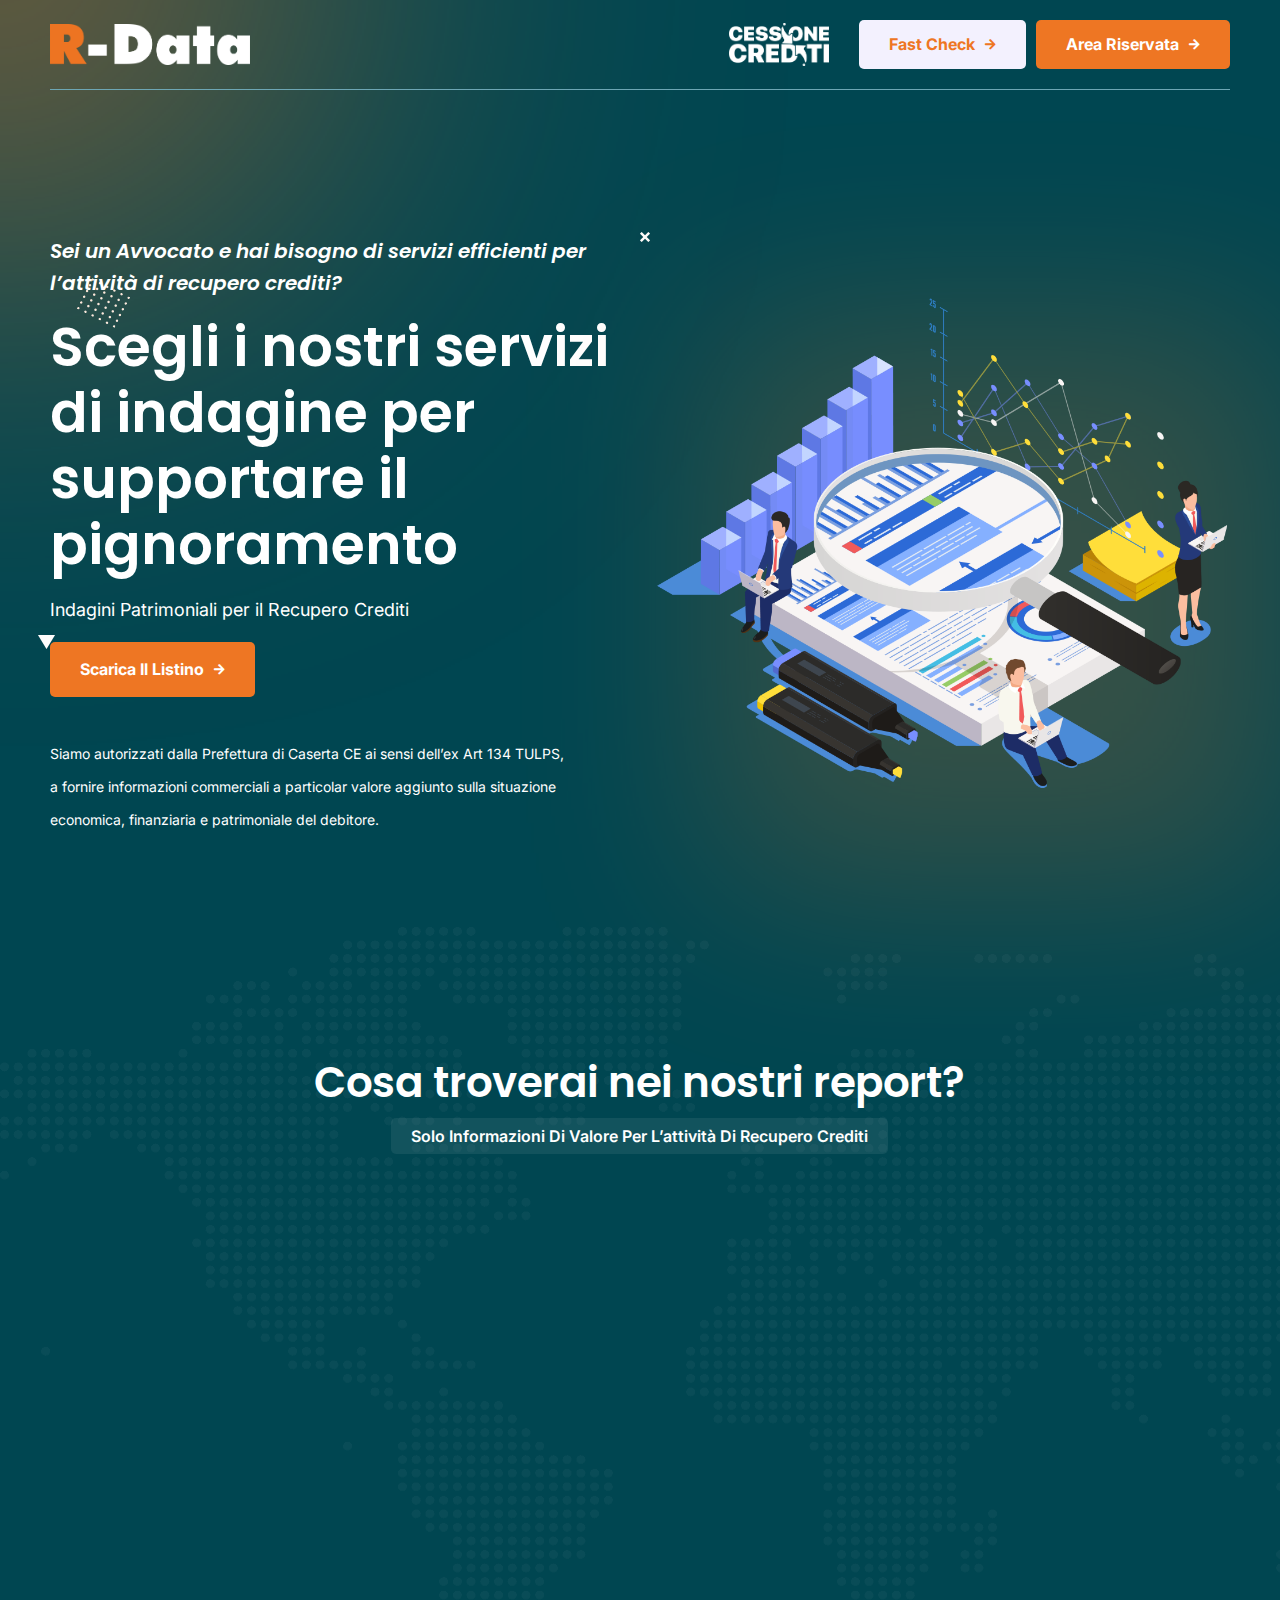
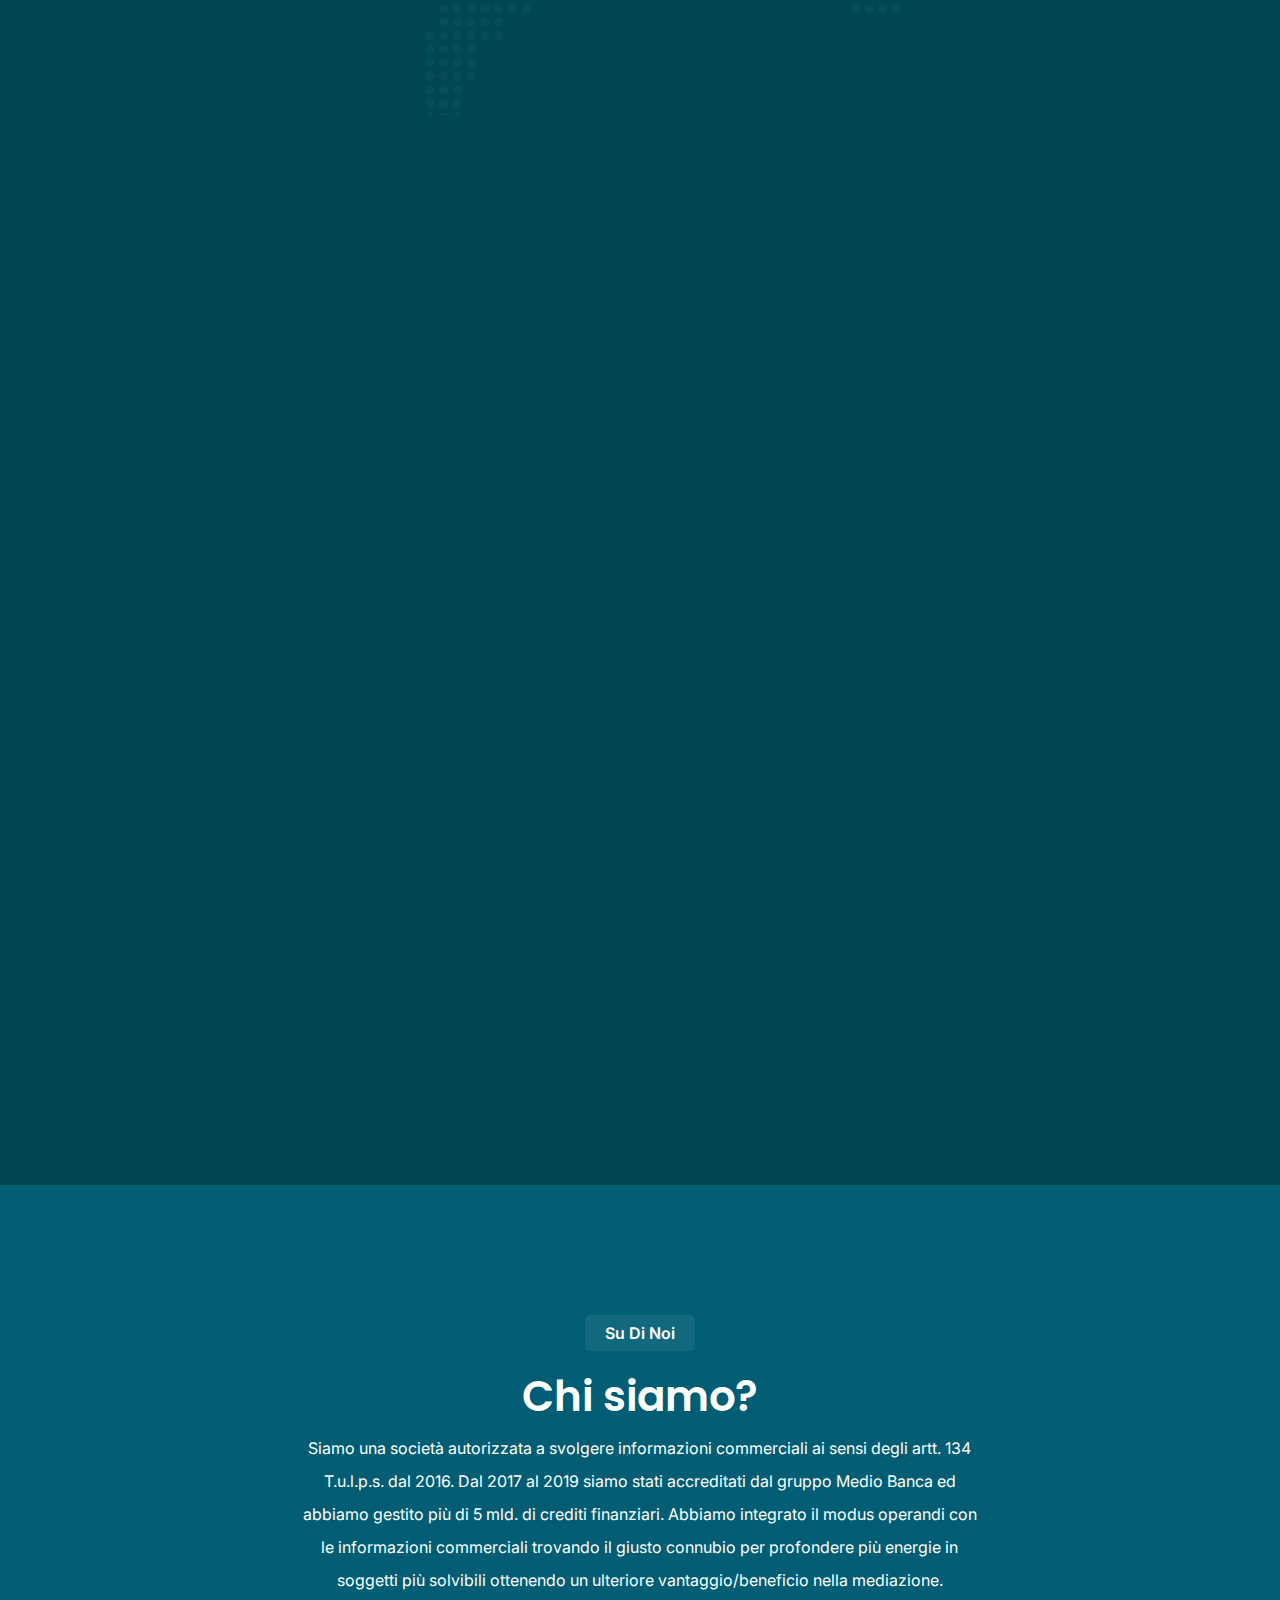
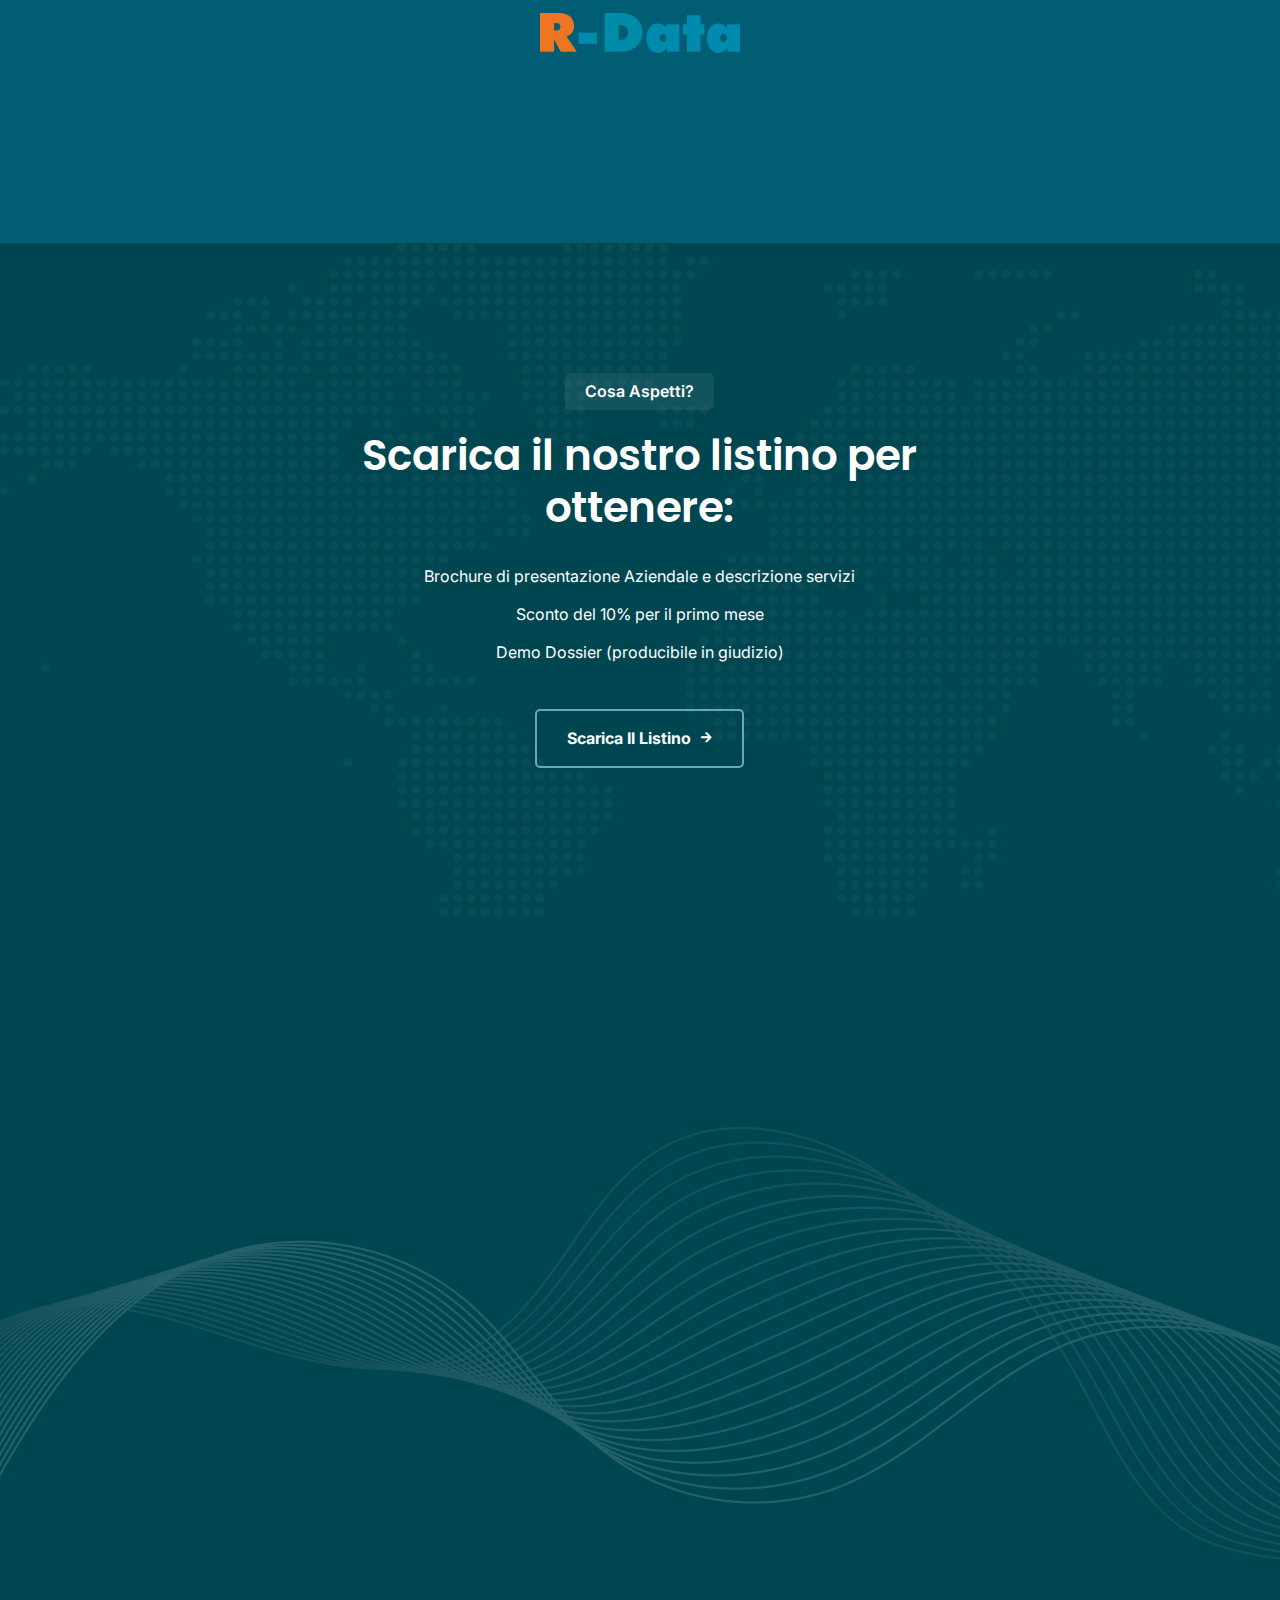
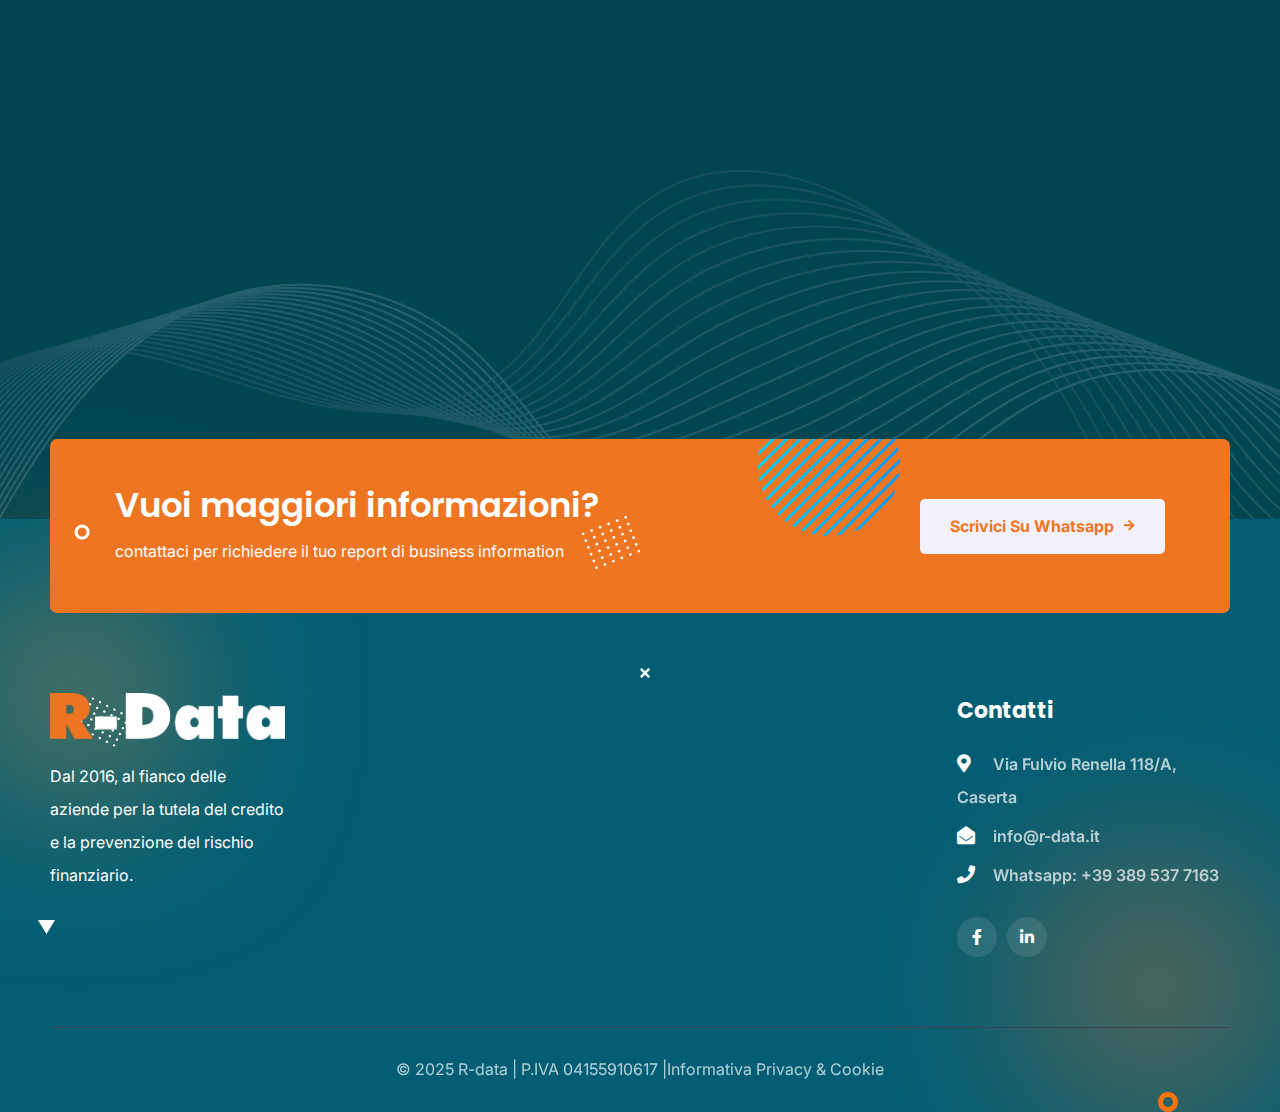
<file: HTML/report patrimoniali campagna avvocati.html>
<!DOCTYPE html>
<html lang="zxx">

<head>
    <!--====== Required meta tags ======-->
    <meta charset="utf-8" />
    <meta http-equiv="x-ua-compatible" content="ie=edge" />
    <meta name="description" content="" />
    <meta name="viewport" content="width=device-width, initial-scale=1, shrink-to-fit=no" />

    <!--====== Title ======-->
    <title>Report Partimoniali avvocati | R-Data</title>
    <!--====== Favicon Icon ======-->
    <link rel="shortcut icon" href="assets/images/favicon.png" type="image/x-icon">
    <!--====== Google Fonts ======-->
    <link href="https://fonts.googleapis.com/css2?family=Inter:wght@400;500;600;700&family=Poppins:wght@400;600;700&display=swap" rel="stylesheet">
    <!--====== Font Awesome ======-->
    <link rel="stylesheet" href="assets/css/fontawesome.5.9.0.min.css">
    <!--====== Flaticon CSS ======-->
    <link rel="stylesheet" href="assets/css/flaticon.css">
    <!--====== Bootstrap css ======-->
    <link rel="stylesheet" href="assets/css/bootstrap.4.5.3.min.css">
    <!--====== Magnific Popup ======-->
    <link rel="stylesheet" href="assets/css/magnific-popup.css">
    <!--====== Slick Slider ======-->
    <link rel="stylesheet" href="assets/css/slick.css">
    <!--====== Animate CSS ======-->
    <link rel="stylesheet" href="assets/css/animate.min.css">
    <!--====== Nice Select ======-->
    <link rel="stylesheet" href="assets/css/nice-select.css">
    <!--====== Padding Margin ======-->
    <link rel="stylesheet" href="assets/css/spacing.min.css">
    <!--====== Menu css ======-->
    <link rel="stylesheet" href="assets/css/menu.css">
    <!--====== Main css ======-->
    <link rel="stylesheet" href="assets/css/style.css">
    <!--====== Responsive css ======-->
    <link rel="stylesheet" href="assets/css/responsive.css">

</head>

<body class="home-three dark-body">
    <div class="page-wrapper">

        <!-- Preloader -->
        <div class="preloader"></div>


        <!--====== Header Part Start ======-->
        <header class="main-header header-three">
            <!--Header-Upper-->
            <div class="header-upper">
                <div class="container clearfix">
                    <div class="header-inner py-20">
                        <div class="logo-outer">
                            <div class="logo"><a href="index.html"><img src="assets/images/logos/logo-white.png" alt="Logo" width="200px"></a></div>
                        </div>

                        <div class="nav-outer d-flex align-items-center clearfix mx-lg-auto">
                            <!-- Main Menu -->
                            <nav class="main-menu navbar-expand-lg">
                                <div class="navbar-header">
                                    <div class="logo-mobile"><a href="index.html"><img src="assets/images/logos/logo-white.png" alt="Logo" width="120px"></a></div>
                                </div>
                            </nav>
                            
                            <!-- Main Menu End--> 
                        </div>

                        <div class="menu-right d-none d-lg-flex align-items-center">
                         <a href="https://www.cessione-crediti.it/" style="margin-right:30px;"  target="_blank"><img src="assets/images/logos/cessionecreditiwhite.png" alt="Logo" width="100px"></a>
                            <a href="https://app.businessapi.it/app/FastCheck/Area_Riservata.asp" class="theme-btn style-two" style="margin-right:10px;" target="_blank">Fast Check<i class="fas fa-arrow-right"></i></a>
                            <a href="https://www.backoffice.r-data.it/Online/sign_in1.asp" class="theme-btn style-one" target="_blank">Area Riservata <i class="fas fa-arrow-right"></i></a>
                        </div>

                    </div>
                </div>
            </div>
            <!--End Header Upper-->

        </header>
        <!--====== Header Part End ======-->


        <!--====== Hero Section Start ======-->
        <section class="hero-section-three rel z-2 pt-235 rpt-150 pb-75 rpb-100" id="home">
            <div class="container">
                <div class="row align-items-center">
                    <div class="col-lg-6 col-md-11">
                        <div class="hero-content-three rpt-15 rmb-75">
                        <h4 class="mb-15 fadeInUp delay-0-2s" style="font-style: italic;">Sei un Avvocato e hai bisogno di servizi efficienti per l’attività di recupero crediti?</h4>
                            <h1 class="mb-15 wow fadeInUp delay-0-2s">Scegli i nostri servizi di indagine per supportare il pignoramento </h1>
                            <p class="wow fadeInUp delay-0-4s">Indagini Patrimoniali per il Recupero Crediti 
							</p>
                            <button type="submit" class="theme-btn style-one">Scarica il listino<i class="fas fa-arrow-right"></i></button>
                            <p class="wow fadeInUp delay-0-4s mt-40" style="font-size:14px;">Siamo autorizzati dalla Prefettura di Caserta CE ai sensi dell’ex Art 134 TULPS, a fornire informazioni commerciali a particolar valore aggiunto sulla situazione economica, finanziaria e patrimoniale del debitore. 
							</p>
                            </form>
                        </div>
                    </div>
                    <div class="col-lg-6">
                        <div class="hero-image-three overlay wow fadeInLeft delay-0-4s">
                            <img src="assets/images/hero/avvocati-landing.png" alt="Hero">
                        </div>
                    </div>
                </div>
            </div>
            <img class="dots-shape" src="assets/images/shapes/dots.png" alt="Shape">
            <img class="tringle-shape" src="assets/images/shapes/tringle.png" alt="Shape">
            <img class="close-shape" src="assets/images/shapes/close.png" alt="Shape">
        </section>
        <!--====== Hero Section End ======-->

 <!--====== Solutions Section Start ======-->
        <section class="solutions-section-three text-white text-center rel bg-blue pt-130 rpt-100 z-1 pb-75 rpb-45" style="background-image: url(assets/images/shapes/solutions-bg-dots.png);">
            <div class="container">
               <div class="row justify-content-center">
                   <div class="col-xl-7 col-lg-8 col-md-10">
                       <div class="section-title mb-75">
                            <h2>Cosa troverai nei nostri report?</h2>
                            <span class="sub-title">Solo informazioni di valore per l’attività di recupero crediti</span>
                        </div>
                   </div>
               </div>
                <div class="row justify-content-center">
                    <div class="col-xl-4 col-md-6">
                        <div class="solution-item-three wow fadeInUp delay-0-2s">
                            <i class="far fa-compass"></i>
                            <h3>Indagini complete</h3>
                            <p>Tutte le informazioni di cui hai bisogno: residenza, attività lavorativa, referenze bancarie, crediti presso terzi e molto altro.</p>
                       
                        </div>
                    </div>
                    <div class="col-xl-4 col-md-6">
                        <div class="solution-item-three wow fadeInUp delay-0-4s">
                            <i class="far fa-map"></i>
                            <h3>Dossier Relazione</h3>
                            <p>Non un semplice report, ma un vero e proprio dossier stilato da un professionista delle indagini.</p>
                         
                        </div>
                    </div>
                    <div class="col-xl-4 col-md-6">
                        <div class="solution-item-three wow fadeInUp delay-0-6s">
                            <i class="fas fa-shield-alt"></i>
                            <h3>Persone e imprese</h3>
                            <p>Le nostre indagini sono svolte sia su persone che su imprese. In quest’ultimo caso è possibile ottenere anche gli esponenti e titolari di cariche.</p>
                            
                        </div>
                    </div>
                </div>
            </div>
        </section>
        <!--====== Solutions Section End ======-->

         <!--====== About Section Start ======-->
        <section class="about-section-three rel z-1 pt-130 rpt-100 mb-80" id="about">
            <div class="container">
                <div class="row align-items-center">
                 <div class="col-xl-7 col-lg-6">
                        <div class="about-content-three wow fadeInRight delay-0-2s">
                            <div class="section-title mb-25">
                                
                                <h2>Report patrimoniali approfonditi con la relazione di un professionista</h2>
                            </div>
                            <p>Molte agenzie di investigazione e di informazioni commerciali sono in grado di fornire servizi puntuali ma prive di un commento da parte del professionista.

Il recupero crediti è un’attività complessa e l’avvocato che svolge l’attività forense ha bisogno di essere supportato da informazioni aggiornate e veritiere, non recuperate da database datati.

Prima di aggredire il debitore è necessario conoscere la sua attuale e reale situazione economica, finanziaria e patrimoniale al fine di orientare l’azione legale e renderla più efficace.

L’avvocato ha bisogno di informazioni accurate per prendere decisioni importanti.

Per questo motivo abbiamo creato i report patrimoniali approfonditi.

Indagini per supportare l’avvocato nell’attività forense.

I servizi sono erogati entro 15 giorni lavorativi in quanto sarebbe impossibile trasferire informazioni a particolare valore aggiunto in minor tempo.

Nei report patrimoniali approfonditi l’avvocato troverà:

</p>
                            <ul class="list-style-one mt-25 mb-35">
                                <li>Indagini patrimoniali approfondite;</li>
                                <li>Un dossier arricchito dalla relazione di un professionista;</li>
                                <li>Tutte le informazioni necessarie per il pignoramento.</li>
                            </ul>
                            <a href="about.html" class="theme-btn style-three">Scarica il listino <i class="fas fa-arrow-right"></i></a>
                        </div>
                    </div>
                    <div class="col-xl-5 col-lg-6">
                        <div class="about-image rmb-55 wow fadeInLeft delay-0-2s">
                            <img src="assets/images/hero/report-patrimoniali.png" alt="About">
                        </div>
                    </div>
                </div>
            </div>
        </section>
        <!--====== About Section End ======-->

         <!--====== Dashboard Section Start ======-->
        <section class="dashboard-section bg-lighter rel z-1 py-130 rpy-100">
            <div class="container">
               <div class="row justify-content-center text-center">
                   <div class="col-xl-7 col-lg-8 col-md-10">
                       <div class="section-title mb-60">
                            <span class="sub-title">su di noi</span>
                            <h2>Chi siamo?</h2>
                            <p>Siamo una società autorizzata a svolgere informazioni commerciali ai sensi degli artt. 134 T.u.l.p.s. dal 2016.
Dal 2017 al 2019 siamo stati accreditati dal gruppo Medio Banca ed abbiamo gestito più di 5 mld. di crediti finanziari.
Abbiamo integrato il modus operandi con le informazioni commerciali trovando il giusto connubio per profondere più energie in soggetti più solvibili ottenendo un ulteriore vantaggio/beneficio nella mediazione.</p>
                        <img src="assets/images/logos/logo rdata.png" alt="Logo" width="200px">
                        </div>
                   </div>
               </div>
            </div>
        </section>
        <!--====== Dashboard Section End ======-->

         <!--====== Solutions Section Start ======-->
        <section class="solutions-section-three text-white text-center rel bg-blue pt-130 rpt-100 z-1 pb-75 rpb-45" style="background-image: url(assets/images/shapes/solutions-bg-dots.png);">
            <div class="container">
               <div class="row justify-content-center">
                   <div class="col-xl-7 col-lg-8 col-md-10">
                       <div class="section-title mb-75">
                             <span class="sub-title">Cosa aspetti?</span>
                                    <h2>Scarica il nostro listino per ottenere:</h2>
                                    <ul class="list-style-two mt-25 mb-35">
                                <li>Brochure di presentazione Aziendale e descrizione servizi</li>
                                <li>Sconto del 10% per il primo mese</li>
                                <li>Demo Dossier (producibile in giudizio)</li>
                            </ul>
                            <a href="about.html" class="theme-btn style-three">Scarica il listino <i class="fas fa-arrow-right"></i></a>
                        </div>
                   </div>
               </div>
            </div>
        </section>
        <!--====== Solutions Section End ======-->
        

        <!--====== Feedback Section Start ======-->
        <section class="feedback-section-three bg-blue rel z-1 py-115 rpy-85" style="background-image: url(assets/images/feedbacks/feedback-bg.png);" id="testimonial">
            <div class="container">
               <div class="row">
                    <div class="col-xl-4">
                        <div class="feedback-three-content mt-15 text-white wow fadeInUp delay-0-2s">
                            <div class="section-title mb-25">
                                <span class="sub-title">Dicono di noi</span>
                                <h2>Testimonianze reali di chi ha provato il nostro servizio</h2>
                            </div>
                            <div class="slider-dots-area mt-25"></div>
                        </div>
                    </div>
                    <div class="col-xl-8">
                        <div class="feedback-three-wrap">
                            <div class="feedback-item-two wow fadeInUp delay-0-4s">
                               
                                <p>Sono un Avvocato e ho contattato questa azienda per aiutare un mio cliente.
Posso dire che mi sono confrontato con un team davvero preparato. Il report che ho scaricato è stato molto utile mi ha aiutato a capire la procedura che utilizzano e a convincere l’imprenditore ad affidarsi a questa azienda. Infatti, il mio cliente è rimasto soddisfatto del servizio e del risultato ottenuto. Cosa ho apprezzato di più? La precisione con la quale svolgono il lavoro e la premura di fare tutto in maniera corretta.</p>
                                <div class="feedback-author">
                                    <i class="flaticon-quote-1"></i>
                                    <div class="author-content">
                                        <h3>Pasquale Gionti</h3>
                                        <span>Avvocato</span>
                                    </div>
                                </div>
                            </div>
                            <div class="feedback-item-two wow fadeInUp delay-0-6s">
                               
                                <p>I risultati arrivano quando ti affidi ad un’azienda esperta nel settore in cui opera.
Quando si parla di cessione crediti o di recupero crediti loro sono il mio punto di riferimento. Essendo un avvocato ho a che fare con molti imprenditori. Collaboro con loro già da un po’ e sono soddisfatto perché lo sono innanzitutto i miei clienti. Se vuoi ottenere dei risultati devi affidarti ai professionisti del settore.</p>
                                <div class="feedback-author">
                                    <i class="flaticon-quote-1"></i>
                                    <div class="author-content">
                                        <h3>Luigi de Biase</h3>
                                        <span>Avvocato</span>
                                    </div>
                                </div>
                            </div>
                            <div class="feedback-item-two wow fadeInUp delay-0-8s">
                                <img src="assets/images/client-logos/client-logo-white3.png" alt="Logo">
                                <p>Eccezionale punto di riferimento del settore del Credit Management.
La cosa che abbiamo apprezzato di più è la determinazione che impiegano quando devono trovare una soluzione per aiutare un cliente a risolvere un problema. Alla fine trovano sempre una strada che gli consente di ottenere un risultato positivo. Il settore del credito è molto difficile. Conosciamo bene questo mondo in quanto, occupandoci di Investigazioni, abbiamo  clienti, dal Privato cittadino alla grande Azienda, che sempre più spesso si imbattono in controversie con debitori.</p>
                                <div class="feedback-author">
                                    <i class="flaticon-quote-1"></i>
                                    <div class="author-content">
                                        <h3>Iuris Investigazioni</h3>
                                        <span>Investigazioni</span>
                                    </div>
                                </div>
                            </div>
                            <div class="feedback-item-two wow fadeInUp delay-0-9s">
                                
                                <p>Azienda ben organizzata e con consulenti molto preparati.
Sono molto soddisfatto di collaborare con loro in quanto apprezzo non solo le loro competenze ma anche il modus operandi con cui si confrontano con le imprese.</p>
                                <div class="feedback-author">
                                    <i class="flaticon-quote-1"></i>
                                    <div class="author-content">
                                        <h3>Gaetano Bernieri</h3>
                                        <span>Titolare di Mongillo Investigazioni</span>
                                    </div>
                                </div>
                            </div>
                        </div>
                    </div>
                </div>
            </div>
        </section>
        <!--====== Feedback Section End ======-->

  
        <!--====== Footer Section Start ======-->
        <footer class="footer-section footer-two bg-gray text-white rel z-1">
            <div class="container">
              
               <div class="call-to-action bg-blue bgs-cover text-white rel z-1">
                    <div class="row align-items-center">
                        <div class="col-xl-7 col-lg-6">
                            <div class="section-title mb-20">
                                <h2>Vuoi maggiori informazioni?</h2>
                                <p>contattaci per richiedere il tuo report di business information</p>
                            </div>
                        </div>
                        <div class="col-xl-5 col-lg-6">
                            <div class="call-to-action-btns text-xl-right mb-20">
                                <a href="https://api.whatsapp.com/send?phone=393895377163&text=Salve%2C%20vorrei%20avere%20informazioni%20sui%20servizi%20R-Data." class="theme-btn style-two rmb-15">Scrivici su Whatsapp <i class="fas fa-arrow-right"></i></a>
                            </div>
                        </div>
                    </div>
                    <img class="white-circle" src="assets/images/shapes/white-circle.png" alt="White Circle">
                    <img class="white-dots slideUpRight" src="assets/images/shapes/white-dots.png" alt="shape">
                    <img class="white-dots-circle slideLeftRight" src="assets/images/shapes/white-dots-circle.png" alt="shape">
                </div>
                
                <div class="row justify-content-between">
                    <div class="col-xl-3 col-sm-6 col-7 col-small">
                        <div class="footer-widget about-widget">
                            <div class="footer-logo mb-20">
                                <a href="index.html"><img src="assets/images/logos/logo-white.png" alt="Logo"></a>
                            </div>
                            <p>Dal 2016, al fianco delle aziende per la tutela del credito e la prevenzione del rischio finanziario.</a>
                        </div>
                    </div>
                    <div class="col-xl-2 col-sm-4 col-5 col-small">
                      
                    </div>
                    <div class="col-xl-4 col-md-8">
                      
                    </div>
                    <div class="col-xl-3 col-md-4">
                        <div class="footer-widget contact-widget">
                            <h4 class="footer-title">Contatti</h4>
                            <ul class="list-style-three">
                                <li><i class="fas fa-map-marker-alt"></i> <span>Via Fulvio Renella 118/A, Caserta</span></li>
                                <li><i class="fas fa-envelope-open"></i> <span><a href="mailto:support@gmail.com">info@r-data.it</a></span></li>
                                <li><i class="fas fa-phone"></i> <span>Whatsapp: <a href="https://api.whatsapp.com/send?phone=393895377163&text=Salve%2C%20vorrei%20avere%20informazioni%20sui%20servizi%20R-Data.">+39 389 537 7163</a></span></li>
                            </ul>
                            <div class="social-style-one mt-25">
                                <a href="https://www.facebook.com/rdatasrl"><i class="fab fa-facebook-f"></i></a>
                                
                                <a href="https://www.linkedin.com/company/rdata/"><i class="fab fa-linkedin-in"></i></a>
                             
                            </div>
                        </div>
                    </div>
                </div>
                <div class="copyright-area text-center">
                    <p>© 2025 <a href="index.html">R-data | P.IVA 04155910617 </a> |<a href="./informativa privacy e cookie.html">Informativa Privacy & Cookie</a></p>
                </div>
            </div>
            <img class="dots-shape" src="assets/images/shapes/dots.png" alt="Shape">
            <img class="tringle-shape" src="assets/images/shapes/tringle.png" alt="Shape">
            <img class="close-shape" src="assets/images/shapes/close.png" alt="Shape">
            <img class="circle-shape" src="assets/images/shapes/circle.png" alt="Shape">
        </footer>
        <!--====== Footer Section End ======-->

    </div>
    <!--End pagewrapper-->


    <!-- Scroll Top Button -->
    <button class="scroll-top scroll-to-target" data-target="html"><span class="fa fa-angle-up"></span></button>


    <!--====== Jquery ======-->
    <script src="assets/js/jquery-3.6.0.min.js"></script>
    <!--====== Bootstrap ======-->
    <script src="assets/js/bootstrap.4.5.3.min.js"></script>
    <!--====== Appear js ======-->
    <script src="assets/js/appear.js"></script>
    <!--====== WOW js ======-->
    <script src="assets/js/wow.min.js"></script>
    <!--====== Isotope ======-->
    <script src="assets/js/isotope.pkgd.min.js"></script>
    <!--====== Circle Progress ======-->
    <script src="assets/js/circle-progress.min.js"></script>
    <!--====== Image loaded ======-->
    <script src="assets/js/imagesloaded.pkgd.min.js"></script>
    <!--====== Nice Select ======-->
    <script src="assets/js/jquery.nice-select.min.js"></script>
    <!--====== Magnific ======-->
    <script src="assets/js/jquery.magnific-popup.min.js"></script>
    <!--====== Slick Slider ======-->
    <script src="assets/js/slick.min.js"></script>
    <!--====== Main JS ======-->
    <script src="assets/js/script.js"></script>

</body>

</html>
</file>
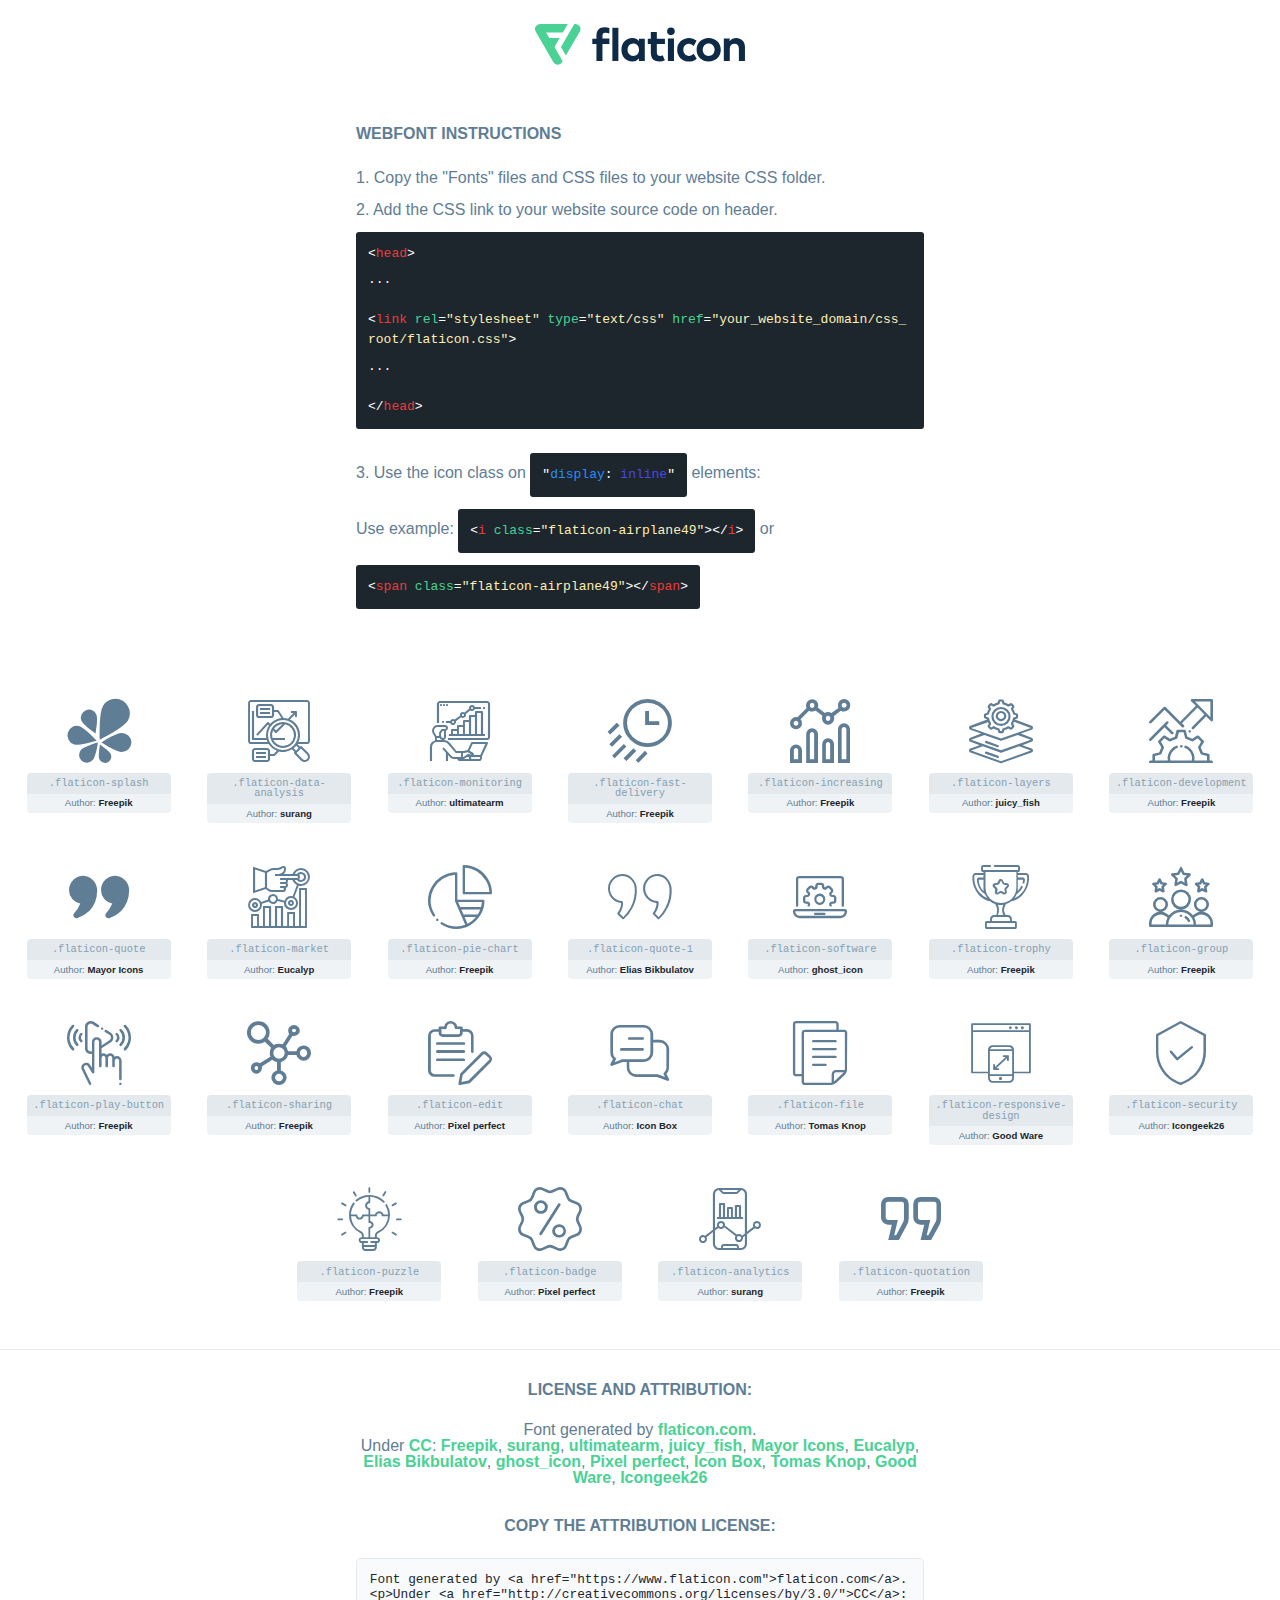
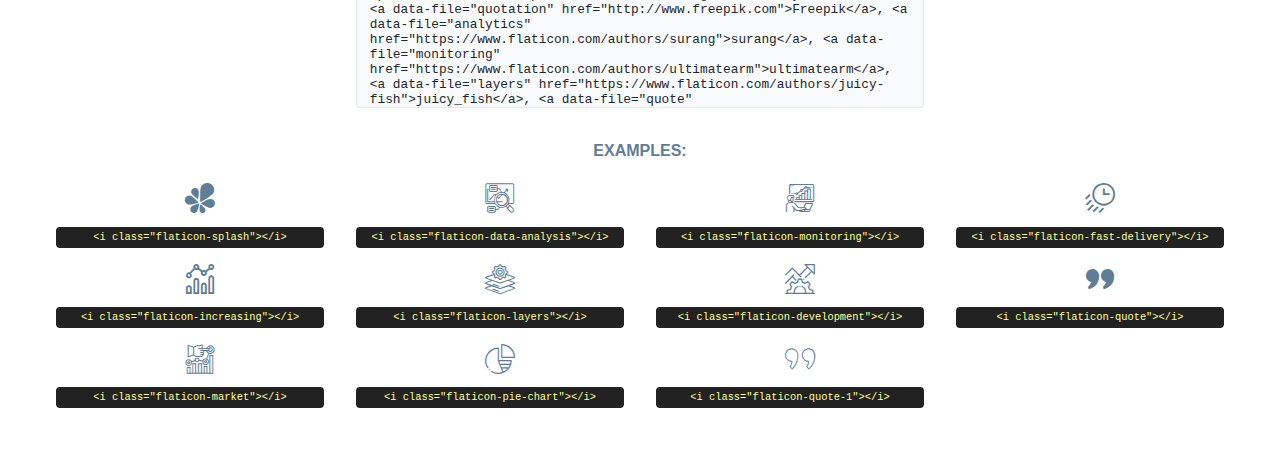
<file: HTML/assets/fonts/flaticon.html>
<!DOCTYPE html>
<html lang="en">
<head>
    <title>Flaticon Webfont</title>
    <link rel="stylesheet" type="text/css" href="flaticon.css"/>
    <meta charset="UTF-8">
    <style>
        html, body, div, span, applet, object, iframe,
        h1, h2, h3, h4, h5, h6, p, blockquote, pre,
        a, abbr, acronym, address, big, cite, code,
        del, dfn, em, img, ins, kbd, q, s, samp,
        small, strike, strong, sub, sup, tt, var,
        b, u, i, center,
        dl, dt, dd, ol, ul, li,
        fieldset, form, label, legend,
        table, caption, tbody, tfoot, thead, tr, th, td,
        article, aside, canvas, details, embed,
        figure, figcaption, footer, header, hgroup,
        menu, nav, output, ruby, section, summary,
        time, mark, audio, video {
            margin: 0;
            padding: 0;
            border: 0;
            font-size: 100%;
            font: inherit;
            vertical-align: baseline;
        }

        /* HTML5 display-role reset for older browsers */
        article, aside, details, figcaption, figure,
        footer, header, hgroup, menu, nav, section {
            display: block;
        }

        body {
            line-height: 1;
        }

        ol, ul {
            list-style: none;
        }

        blockquote, q {
            quotes: none;
        }

        blockquote:before, blockquote:after,
        q:before, q:after {
            content: '';
            content: none;
        }

        table {
            border-collapse: collapse;
            border-spacing: 0;
        }

        body {
            font-family: Helvetica, Arial, sans-serif;
            font-size: 16px;
            color: #5f7d95;
        }

        a {
            color: #4AD295;
            font-weight: bold;
            text-decoration: none;
        }

        * {
            -moz-box-sizing: border-box;
            -webkit-box-sizing: border-box;
            box-sizing: border-box;
            margin: 0;
            padding: 0;
        }

        [class^="flaticon-"]:before, [class*=" flaticon-"]:before, [class^="flaticon-"]:after, [class*=" flaticon-"]:after {
            font-family: Flaticon;
            font-size: 30px;
            font-style: normal;
            margin-left: 20px;
            color: #333;
        }

        .wrapper {
            max-width: 600px;
            margin: auto;
            padding: 0 1em;
        }

        .title {
            margin-bottom: 24px;
            text-transform: uppercase;
            font-weight: bold;
        }

        header {
            text-align: center;
            padding: 24px;
        }

        header .logo {
            width: 210px;
            height: auto;
            border: none;
            display: inline-block;
        }

        header strong {
            font-size: 28px;
            font-weight: 500;
            vertical-align: middle;
        }

        .demo {
            margin: 2em auto;
            line-height: 1.25em;
        }

        .demo ul li {
            margin-bottom: 12px;
        }

        .demo ul li code {
            background-color: #1D262D;
            border-radius: 3px;
            padding: 12px;
            display: inline-block;
            color: #fff;
            font-family: Consolas, Monaco, Lucida Console, Liberation Mono, DejaVu Sans Mono, Bitstream Vera Sans Mono, Courier New, monospace;
            font-weight: lighter;
            margin-top: 12px;
            font-size: 13px;
            word-break: break-all;
        }

        .demo ul li code .red {
            color: #EC3A3B;
        }

        .demo ul li code .green {
            color: #4AD295;
        }

        .demo ul li code .yellow {
            color: #FFEEB6;
        }

        .demo ul li code .blue {
            color: #2C8CF4;
        }

        .demo ul li code .purple {
            color: #4949E7;
        }

        .demo ul li code .dots {
            margin-top: 0.5em;
            display: block;
        }

        #glyphs {
            border-bottom: 1px solid #E3E9ED;
            padding: 2em 0;
            text-align: center;
        }

        .glyph {
            display: inline-block;
            width: 9em;
            margin: 1em;
            text-align: center;
            vertical-align: top;
            background: #FFF;
        }

        .glyph .flaticon {
            padding: 10px;
            display: block;
            font-family: "Flaticon";
            font-size: 64px;
            line-height: 1;
        }

        .glyph .flaticon:before {
            font-size: 64px;
            color: #5f7d95;
            margin-left: 0;
        }

        .class-name {
            font-size: 0.65em;
            background-color: #E3E9ED;
            color: #869FB2;
            border-radius: 4px 4px 0 0;
            padding: 0.5em;
            font-family: Consolas, Monaco, Lucida Console, Liberation Mono, DejaVu Sans Mono, Bitstream Vera Sans Mono, Courier New, monospace;
        }

        .author-name {
            font-size: 0.6em;
            background-color: #EFF3F6;
            border-top: 0;
            border-radius: 0 0 4px 4px;
            padding: 0.5em;
        }

        .author-name a {
            color: #1D262D;
        }

        .class-name:last-child {
            font-size: 10px;
            color: #888;
        }

        .class-name:last-child a {
            font-size: 10px;
            color: #555;
        }

        .glyph > input {
            display: block;
            width: 100px;
            margin: 5px auto;
            text-align: center;
            font-size: 12px;
            cursor: text;
        }

        .glyph > input.icon-input {
            font-family: "Flaticon";
            font-size: 16px;
            margin-bottom: 10px;
        }

        .attribution .title {
            margin-top: 2em;
        }

        .attribution textarea {
            background-color: #F8FAFB;
            color: #1D262D;
            padding: 1em;
            border: none;
            box-shadow: none;
            border: 1px solid #E3E9ED;
            border-radius: 4px;
            resize: none;
            width: 100%;
            height: 150px;
            font-size: 0.8em;
            font-family: Consolas, Monaco, Lucida Console, Liberation Mono, DejaVu Sans Mono, Bitstream Vera Sans Mono, Courier New, monospace;
            -webkit-appearance: none;
        }

        .attribution textarea:hover {
            border-color: #CFD9E0;
        }

        .attribution textarea:focus {
            border-color: #4AD295;
        }

        .iconsuse {
            margin: 2em auto;
            text-align: center;
            max-width: 1200px;
        }

        .iconsuse:after {
            content: '';
            display: table;
            clear: both;
        }

        .iconsuse .image {
            float: left;
            width: 25%;
            padding: 0 1em;
        }

        .iconsuse .image p {
            margin-bottom: 1em;
        }

        .iconsuse .image span {
            display: block;
            font-size: 0.65em;
            background-color: #222;
            color: #fff;
            border-radius: 4px;
            padding: 0.5em;
            color: #FFFF99;
            margin-top: 1em;
            font-family: Consolas, Monaco, Lucida Console, Liberation Mono, DejaVu Sans Mono, Bitstream Vera Sans Mono, Courier New, monospace;
        }

        .flaticon:before {
            color: #5f7d95;
        }

        #footer {
            text-align: center;
            background-color: #1D262D;
            color: #869FB2;
            padding: 12px;
            font-size: 14px;
        }

        #footer a {
            font-weight: normal;
        }

        @media (max-width: 960px) {
            .iconsuse .image {
                width: 50%;
            }
        }

        .preview {
            width: 100px;
            display: inline-block;
            margin: 10px;
        }

        .preview .inner {
            display: inline-block;
            width: 100%;
            text-align: center;
            background: #f5f5f5;
            -webkit-border-radius: 3px 3px 0 0;
            -moz-border-radius: 3px 3px 0 0;
            border-radius: 3px 3px 0 0;
        }

        .preview .inner  {
            line-height: 85px;
            font-size: 40px;
            color: #333;
        }

        .label {
            display: inline-block;
            width: 100%;
            box-sizing: border-box;
            padding: 5px;
            font-size: 10px;
            font-family: Monaco, monospace;
            color: #666;
            white-space: nowrap;
            overflow: hidden;
            text-overflow: ellipsis;
            background: #ddd;
            -webkit-border-radius: 0 0 3px 3px;
            -moz-border-radius: 0 0 3px 3px;
            border-radius: 0 0 3px 3px;
            color: #666;
        }
    </style>
</head>
<body>
    <header>
        <a href="https://www.flaticon.com/" target="_blank" class="logo">
            <svg xmlns="http://www.w3.org/2000/svg" viewBox="0 0 394.3 76.5">
                <path d="M156.6,69.4H145.3V7.1h11.3Z" style="fill:#0e2a47"/>
                <path d="M206.2,69.4h-11V64.8a15.4,15.4,0,0,1-12.6,5.7c-11.6,0-20.3-9.5-20.3-22.1s8.8-22.1,20.3-22.1a15.4,15.4,0,0,1,12.6,5.8V27.5h11Zm-32.4-21c0,6.4,4.2,11.6,10.8,11.6s10.8-4.9,10.8-11.6-4.4-11.6-10.8-11.6S173.9,42,173.9,48.4Z"
                      style="fill:#0e2a47"/>
                <path d="M262.5,13.7a7.2,7.2,0,0,1-14.4,0,7.2,7.2,0,1,1,14.4,0ZM261,69.4H249.6v-42H261Z"
                      style="fill:#0e2a47"/>
                <path id="_Trazado_" data-name="&lt;Trazado&gt;"
                      d="M139.6,17.8a16.6,16.6,0,0,0-8-1.4c-3.2.4-4.9,2-4.9,5.9v5.1h13V37.5h-13v32H115.4v-32h-7.8v-10h7.8V22.2c0-9.9,5.2-16.3,15-16.3a23.4,23.4,0,0,1,9.3,1.8Z"
                      style="fill:#0e2a47"/>
                <path d="M235.1,60c-3.5,0-6.3-1.9-6.3-7.1V37.5H244v-10H228.8V15H217.5V27.5h-5.7v10h5.7V53.7c0,10.9,5.3,16.8,15.7,16.8A22.9,22.9,0,0,0,244,68l-4.3-9.1A12.3,12.3,0,0,1,235.1,60Z"
                      style="fill:#0e2a47"/>
                <path d="M348.9,48.4c0,12.6-9.7,22.1-22.7,22.1s-22.7-9.4-22.7-22.1,9.6-22.1,22.7-22.1S348.9,35.8,348.9,48.4Zm-33.9,0c0,6.8,4.8,11.6,11.1,11.6s11.2-4.8,11.2-11.6-4.8-11.6-11.2-11.6S315.1,41.6,315.1,48.4Z"
                      style="fill:#0e2a47"/>
                <path d="M394.3,42.7V69.4H382.9V46.3c0-6.1-3-9.4-8.2-9.4s-8.9,3.2-8.9,9.5v23H354.6v-42h11v4.9c3-4.5,7.6-6.1,12.3-6.1C387.5,26.3,394.3,33,394.3,42.7Z"
                      style="fill:#0e2a47"/>
                <path d="M298,55.7h0a12.4,12.4,0,0,1-8.2,4.2h-.9l-1.8-.2a10,10,0,0,1-7.4-5.6,13.2,13.2,0,0,1-1.2-5.8,13,13,0,0,1,1.3-5.9,10.1,10.1,0,0,1,7.5-5.5h2.4a11.7,11.7,0,0,1,8.3,4.2l5.5-9.6a19.9,19.9,0,0,0-8.1-4.3,23.4,23.4,0,0,0-6.1-.8,25.2,25.2,0,0,0-7.5,1.1,20.9,20.9,0,0,0-8,4.6,21.9,21.9,0,0,0-6.8,16.4,21.9,21.9,0,0,0,6.7,16.3,20.9,20.9,0,0,0,8,4.6,25.2,25.2,0,0,0,7.7,1.2,23.6,23.6,0,0,0,6.2-.8,20,20,0,0,0,8.1-4.4Z"
                      style="fill:#0e2a47"/>
                <path d="M46.3,26.5H26.9L20.8,16H52.4L61.6,0H9.4A9.3,9.3,0,0,0,1.3,4.7a9.3,9.3,0,0,0,0,9.4L34.6,71.8a9.4,9.4,0,0,0,16.2,0l1.1-1.9L36.6,43.3Z"
                      style="fill:#4ad295"/>
                <path d="M84.2,4.7A9.3,9.3,0,0,0,76.1,0H73.8l-25,43.3,9.2,16L84.2,14A9.3,9.3,0,0,0,84.2,4.7Z"
                      style="fill:#4ad295"/>
            </svg>
        </a>
    </header>
    <section class="demo wrapper">

        <p class="title">Webfont Instructions</p>

        <ul>
            <li>
                <span class="num">1. </span>Copy the "Fonts" files and CSS files to your website CSS folder.
            </li>
            <li>
                <span class="num">2. </span>Add the CSS link to your website source code on header.
                <code class="big">
                    &lt;<span class="red">head</span>&gt;
                    <br/><span class="dots">...</span>
                    <br/>&lt;<span class="red">link</span> <span class="green">rel</span>=<span
                        class="yellow">"stylesheet"</span> <span class="green">type</span>=<span
                        class="yellow">"text/css"</span> <span class="green">href</span>=<span class="yellow">"your_website_domain/css_root/flaticon.css"</span>&gt;
                    <br/><span class="dots">...</span>
                    <br/>&lt;/<span class="red">head</span>&gt;
                </code>
            </li>

            <li>
                <p>
                    <span class="num">3. </span>Use the icon class on <code>"<span class="blue">display</span>:<span
                        class="purple"> inline</span>"</code> elements:
                    <br/>
                    Use example: <code>&lt;<span class="red">i</span> <span class="green">class</span>=<span class="yellow">&quot;flaticon-airplane49&quot;</span>&gt;&lt;/<span
                        class="red">i</span>&gt;</code> or <code>&lt;<span class="red">span</span> <span
                        class="green">class</span>=<span class="yellow">&quot;flaticon-airplane49&quot;</span>&gt;&lt;/<span
                        class="red">span</span>&gt;</code>
            </li>
        </ul>

    </section>
    <section id="glyphs">
            <div class="glyph">
                <i class="flaticon flaticon-splash"></i>
                <div class="class-name">.flaticon-splash</div>
                <div class="author-name">Author: <a data-file="splash" href="http://www.freepik.com">Freepik</a> </div>
            </div>

            <div class="glyph">
                <i class="flaticon flaticon-data-analysis"></i>
                <div class="class-name">.flaticon-data-analysis</div>
                <div class="author-name">Author: <a data-file="data-analysis" href="https://www.flaticon.com/authors/surang">surang</a> </div>
            </div>

            <div class="glyph">
                <i class="flaticon flaticon-monitoring"></i>
                <div class="class-name">.flaticon-monitoring</div>
                <div class="author-name">Author: <a data-file="monitoring" href="https://www.flaticon.com/authors/ultimatearm">ultimatearm</a> </div>
            </div>

            <div class="glyph">
                <i class="flaticon flaticon-fast-delivery"></i>
                <div class="class-name">.flaticon-fast-delivery</div>
                <div class="author-name">Author: <a data-file="fast-delivery" href="http://www.freepik.com">Freepik</a> </div>
            </div>

            <div class="glyph">
                <i class="flaticon flaticon-increasing"></i>
                <div class="class-name">.flaticon-increasing</div>
                <div class="author-name">Author: <a data-file="increasing" href="http://www.freepik.com">Freepik</a> </div>
            </div>

            <div class="glyph">
                <i class="flaticon flaticon-layers"></i>
                <div class="class-name">.flaticon-layers</div>
                <div class="author-name">Author: <a data-file="layers" href="https://www.flaticon.com/authors/juicy-fish">juicy_fish</a> </div>
            </div>

            <div class="glyph">
                <i class="flaticon flaticon-development"></i>
                <div class="class-name">.flaticon-development</div>
                <div class="author-name">Author: <a data-file="development" href="http://www.freepik.com">Freepik</a> </div>
            </div>

            <div class="glyph">
                <i class="flaticon flaticon-quote"></i>
                <div class="class-name">.flaticon-quote</div>
                <div class="author-name">Author: <a data-file="quote" href="https://www.flaticon.com/authors/mayor-icons">Mayor Icons</a> </div>
            </div>

            <div class="glyph">
                <i class="flaticon flaticon-market"></i>
                <div class="class-name">.flaticon-market</div>
                <div class="author-name">Author: <a data-file="market" href="https://www.flaticon.com/authors/eucalyp">Eucalyp</a> </div>
            </div>

            <div class="glyph">
                <i class="flaticon flaticon-pie-chart"></i>
                <div class="class-name">.flaticon-pie-chart</div>
                <div class="author-name">Author: <a data-file="pie-chart" href="http://www.freepik.com">Freepik</a> </div>
            </div>

            <div class="glyph">
                <i class="flaticon flaticon-quote-1"></i>
                <div class="class-name">.flaticon-quote-1</div>
                <div class="author-name">Author: <a data-file="quote-1" href="https://www.flaticon.com/authors/elias-bikbulatov">Elias Bikbulatov</a> </div>
            </div>

            <div class="glyph">
                <i class="flaticon flaticon-software"></i>
                <div class="class-name">.flaticon-software</div>
                <div class="author-name">Author: <a data-file="software" href="https://www.flaticon.com/authors/ghost-icon">ghost_icon</a> </div>
            </div>

            <div class="glyph">
                <i class="flaticon flaticon-trophy"></i>
                <div class="class-name">.flaticon-trophy</div>
                <div class="author-name">Author: <a data-file="trophy" href="http://www.freepik.com">Freepik</a> </div>
            </div>

            <div class="glyph">
                <i class="flaticon flaticon-group"></i>
                <div class="class-name">.flaticon-group</div>
                <div class="author-name">Author: <a data-file="group" href="http://www.freepik.com">Freepik</a> </div>
            </div>

            <div class="glyph">
                <i class="flaticon flaticon-play-button"></i>
                <div class="class-name">.flaticon-play-button</div>
                <div class="author-name">Author: <a data-file="play-button" href="http://www.freepik.com">Freepik</a> </div>
            </div>

            <div class="glyph">
                <i class="flaticon flaticon-sharing"></i>
                <div class="class-name">.flaticon-sharing</div>
                <div class="author-name">Author: <a data-file="sharing" href="http://www.freepik.com">Freepik</a> </div>
            </div>

            <div class="glyph">
                <i class="flaticon flaticon-edit"></i>
                <div class="class-name">.flaticon-edit</div>
                <div class="author-name">Author: <a data-file="edit" href="https://www.flaticon.com/authors/pixel-perfect">Pixel perfect</a> </div>
            </div>

            <div class="glyph">
                <i class="flaticon flaticon-chat"></i>
                <div class="class-name">.flaticon-chat</div>
                <div class="author-name">Author: <a data-file="chat" href="https://www.flaticon.com/authors/icon-box">Icon Box</a> </div>
            </div>

            <div class="glyph">
                <i class="flaticon flaticon-file"></i>
                <div class="class-name">.flaticon-file</div>
                <div class="author-name">Author: <a data-file="file" href="https://www.flaticon.com/authors/tomas-knop">Tomas Knop</a> </div>
            </div>

            <div class="glyph">
                <i class="flaticon flaticon-responsive-design"></i>
                <div class="class-name">.flaticon-responsive-design</div>
                <div class="author-name">Author: <a data-file="responsive-design" href="https://www.flaticon.com/authors/good-ware">Good Ware</a> </div>
            </div>

            <div class="glyph">
                <i class="flaticon flaticon-security"></i>
                <div class="class-name">.flaticon-security</div>
                <div class="author-name">Author: <a data-file="security" href="https://www.flaticon.com/authors/icongeek26">Icongeek26</a> </div>
            </div>

            <div class="glyph">
                <i class="flaticon flaticon-puzzle"></i>
                <div class="class-name">.flaticon-puzzle</div>
                <div class="author-name">Author: <a data-file="puzzle" href="http://www.freepik.com">Freepik</a> </div>
            </div>

            <div class="glyph">
                <i class="flaticon flaticon-badge"></i>
                <div class="class-name">.flaticon-badge</div>
                <div class="author-name">Author: <a data-file="badge" href="https://www.flaticon.com/authors/pixel-perfect">Pixel perfect</a> </div>
            </div>

            <div class="glyph">
                <i class="flaticon flaticon-analytics"></i>
                <div class="class-name">.flaticon-analytics</div>
                <div class="author-name">Author: <a data-file="analytics" href="https://www.flaticon.com/authors/surang">surang</a> </div>
            </div>

            <div class="glyph">
                <i class="flaticon flaticon-quotation"></i>
                <div class="class-name">.flaticon-quotation</div>
                <div class="author-name">Author: <a data-file="quotation" href="http://www.freepik.com">Freepik</a> </div>
            </div>

    </section>

    <section class="attribution wrapper"   style="text-align:center;">

        <div class="title">License and attribution:</div><div class="attrDiv">Font generated by <a href="https://www.flaticon.com">flaticon.com</a>. <div><p>Under <a href="http://creativecommons.org/licenses/by/3.0/">CC</a>: <a data-file="quotation" href="http://www.freepik.com">Freepik</a>, <a data-file="analytics" href="https://www.flaticon.com/authors/surang">surang</a>, <a data-file="monitoring" href="https://www.flaticon.com/authors/ultimatearm">ultimatearm</a>, <a data-file="layers" href="https://www.flaticon.com/authors/juicy-fish">juicy_fish</a>, <a data-file="quote" href="https://www.flaticon.com/authors/mayor-icons">Mayor Icons</a>, <a data-file="market" href="https://www.flaticon.com/authors/eucalyp">Eucalyp</a>, <a data-file="quote-1" href="https://www.flaticon.com/authors/elias-bikbulatov">Elias Bikbulatov</a>, <a data-file="software" href="https://www.flaticon.com/authors/ghost-icon">ghost_icon</a>, <a data-file="badge" href="https://www.flaticon.com/authors/pixel-perfect">Pixel perfect</a>, <a data-file="chat" href="https://www.flaticon.com/authors/icon-box">Icon Box</a>, <a data-file="file" href="https://www.flaticon.com/authors/tomas-knop">Tomas Knop</a>, <a data-file="responsive-design" href="https://www.flaticon.com/authors/good-ware">Good Ware</a>, <a data-file="security" href="https://www.flaticon.com/authors/icongeek26">Icongeek26</a></p>  </div>
        </div>
        <div class="title">Copy the Attribution License:</div>

        <textarea onclick="this.focus();this.select();">Font generated by &lt;a href=&quot;https://www.flaticon.com&quot;&gt;flaticon.com&lt;/a&gt;. <p>Under <a href="http://creativecommons.org/licenses/by/3.0/">CC</a>: <a data-file="quotation" href="http://www.freepik.com">Freepik</a>, <a data-file="analytics" href="https://www.flaticon.com/authors/surang">surang</a>, <a data-file="monitoring" href="https://www.flaticon.com/authors/ultimatearm">ultimatearm</a>, <a data-file="layers" href="https://www.flaticon.com/authors/juicy-fish">juicy_fish</a>, <a data-file="quote" href="https://www.flaticon.com/authors/mayor-icons">Mayor Icons</a>, <a data-file="market" href="https://www.flaticon.com/authors/eucalyp">Eucalyp</a>, <a data-file="quote-1" href="https://www.flaticon.com/authors/elias-bikbulatov">Elias Bikbulatov</a>, <a data-file="software" href="https://www.flaticon.com/authors/ghost-icon">ghost_icon</a>, <a data-file="badge" href="https://www.flaticon.com/authors/pixel-perfect">Pixel perfect</a>, <a data-file="chat" href="https://www.flaticon.com/authors/icon-box">Icon Box</a>, <a data-file="file" href="https://www.flaticon.com/authors/tomas-knop">Tomas Knop</a>, <a data-file="responsive-design" href="https://www.flaticon.com/authors/good-ware">Good Ware</a>, <a data-file="security" href="https://www.flaticon.com/authors/icongeek26">Icongeek26</a></p> 
        </textarea>

    </section>

    <section class="iconsuse">

        <div class="title">Examples:</div>
            <div class="image">
                <p>
                    <i class="flaticon flaticon-splash"></i>
                    <span>&lt;i class=&quot;flaticon-splash&quot;&gt;&lt;/i&gt;</span>
                </p>
            </div>
            <div class="image">
                <p>
                    <i class="flaticon flaticon-data-analysis"></i>
                    <span>&lt;i class=&quot;flaticon-data-analysis&quot;&gt;&lt;/i&gt;</span>
                </p>
            </div>
            <div class="image">
                <p>
                    <i class="flaticon flaticon-monitoring"></i>
                    <span>&lt;i class=&quot;flaticon-monitoring&quot;&gt;&lt;/i&gt;</span>
                </p>
            </div>
            <div class="image">
                <p>
                    <i class="flaticon flaticon-fast-delivery"></i>
                    <span>&lt;i class=&quot;flaticon-fast-delivery&quot;&gt;&lt;/i&gt;</span>
                </p>
            </div>
            <div class="image">
                <p>
                    <i class="flaticon flaticon-increasing"></i>
                    <span>&lt;i class=&quot;flaticon-increasing&quot;&gt;&lt;/i&gt;</span>
                </p>
            </div>
            <div class="image">
                <p>
                    <i class="flaticon flaticon-layers"></i>
                    <span>&lt;i class=&quot;flaticon-layers&quot;&gt;&lt;/i&gt;</span>
                </p>
            </div>
            <div class="image">
                <p>
                    <i class="flaticon flaticon-development"></i>
                    <span>&lt;i class=&quot;flaticon-development&quot;&gt;&lt;/i&gt;</span>
                </p>
            </div>
            <div class="image">
                <p>
                    <i class="flaticon flaticon-quote"></i>
                    <span>&lt;i class=&quot;flaticon-quote&quot;&gt;&lt;/i&gt;</span>
                </p>
            </div>
            <div class="image">
                <p>
                    <i class="flaticon flaticon-market"></i>
                    <span>&lt;i class=&quot;flaticon-market&quot;&gt;&lt;/i&gt;</span>
                </p>
            </div>
            <div class="image">
                <p>
                    <i class="flaticon flaticon-pie-chart"></i>
                    <span>&lt;i class=&quot;flaticon-pie-chart&quot;&gt;&lt;/i&gt;</span>
                </p>
            </div>
            <div class="image">
                <p>
                    <i class="flaticon flaticon-quote-1"></i>
                    <span>&lt;i class=&quot;flaticon-quote-1&quot;&gt;&lt;/i&gt;</span>
                </p>
            </div>
            <div
</file>
<file: HTML/assets/css/flaticon.css>
@font-face {
    font-family: "flaticon";
    src: url("../fonts/flaticon.ttf?98353b5e9709cae8aa6e7f88df8a78aa") format("truetype"),
url("../fonts/flaticon.woff?98353b5e9709cae8aa6e7f88df8a78aa") format("woff"),
url("../fonts/flaticon.woff2?98353b5e9709cae8aa6e7f88df8a78aa") format("woff2"),
url("../fonts/flaticon.eot?98353b5e9709cae8aa6e7f88df8a78aa#iefix") format("embedded-opentype"),
url("../fonts/flaticon.svg?98353b5e9709cae8aa6e7f88df8a78aa#flaticon") format("svg");
}

i[class^="flaticon-"]:before, i[class*=" flaticon-"]:before {
    font-family: flaticon !important;
    font-style: normal;
    font-weight: normal !important;
    font-variant: normal;
    text-transform: none;
    line-height: 1;
    -webkit-font-smoothing: antialiased;
    -moz-osx-font-smoothing: grayscale;
}

.flaticon-splash:before {
    content: "\f101";
}
.flaticon-data-analysis:before {
    content: "\f102";
}
.flaticon-monitoring:before {
    content: "\f103";
}
.flaticon-fast-delivery:before {
    content: "\f104";
}
.flaticon-increasing:before {
    content: "\f105";
}
.flaticon-layers:before {
    content: "\f106";
}
.flaticon-development:before {
    content: "\f107";
}
.flaticon-quote:before {
    content: "\f108";
}
.flaticon-market:before {
    content: "\f109";
}
.flaticon-pie-chart:before {
    content: "\f10a";
}
.flaticon-quote-1:before {
    content: "\f10b";
}
.flaticon-software:before {
    content: "\f10c";
}
.flaticon-trophy:before {
    content: "\f10d";
}
.flaticon-group:before {
    content: "\f10e";
}
.flaticon-play-button:before {
    content: "\f10f";
}
.flaticon-sharing:before {
    content: "\f110";
}
.flaticon-edit:before {
    content: "\f111";
}
.flaticon-chat:before {
    content: "\f112";
}
.flaticon-file:before {
    content: "\f113";
}
.flaticon-responsive-design:before {
    content: "\f114";
}
.flaticon-security:before {
    content: "\f115";
}
.flaticon-puzzle:before {
    content: "\f116";
}
.flaticon-badge:before {
    content: "\f117";
}
.flaticon-analytics:before {
    content: "\f118";
}
.flaticon-quotation:before {
    content: "\f119";
}
</file>
<file: HTML/assets/css/nice-select.css>
.nice-select {
  -webkit-tap-highlight-color: transparent;
  background-color: #fff;
  border-radius: 5px;
  border: solid 1px #e8e8e8;
  box-sizing: border-box;
  clear: both;
  cursor: pointer;
  display: block;
  float: left;
  font-family: inherit;
  font-size: 14px;
  font-weight: normal;
  height: 42px;
  line-height: 40px;
  outline: none;
  padding-left: 18px;
  padding-right: 30px;
  position: relative;
  text-align: left !important;
  -webkit-transition: all 0.2s ease-in-out;
  transition: all 0.2s ease-in-out;
  -webkit-user-select: none;
     -moz-user-select: none;
      -ms-user-select: none;
          user-select: none;
  white-space: nowrap;
  width: auto; }
  .nice-select:hover {
    border-color: #dbdbdb; }
  .nice-select:active, .nice-select.open, .nice-select:focus {
    border-color: #999; }
  .nice-select:after {
    border-bottom: 2px solid #999;
    border-right: 2px solid #999;
    content: '';
    display: block;
    height: 5px;
    margin-top: -4px;
    pointer-events: none;
    position: absolute;
    right: 12px;
    top: 50%;
    -webkit-transform-origin: 66% 66%;
        -ms-transform-origin: 66% 66%;
            transform-origin: 66% 66%;
    -webkit-transform: rotate(45deg);
        -ms-transform: rotate(45deg);
            transform: rotate(45deg);
    -webkit-transition: all 0.15s ease-in-out;
    transition: all 0.15s ease-in-out;
    width: 5px; }
  .nice-select.open:after {
    -webkit-transform: rotate(-135deg);
        -ms-transform: rotate(-135deg);
            transform: rotate(-135deg); }
  .nice-select.open .list {
    opacity: 1;
    pointer-events: auto;
    -webkit-transform: scale(1) translateY(0);
        -ms-transform: scale(1) translateY(0);
            transform: scale(1) translateY(0); }
  .nice-select.disabled {
    border-color: #ededed;
    color: #999;
    pointer-events: none; }
    .nice-select.disabled:after {
      border-color: #cccccc; }
  .nice-select.wide {
    width: 100%; }
    .nice-select.wide .list {
      left: 0 !important;
      right: 0 !important; }
  .nice-select.right {
    float: right; }
    .nice-select.right .list {
      left: auto;
      right: 0; }
  .nice-select.small {
    font-size: 12px;
    height: 36px;
    line-height: 34px; }
    .nice-select.small:after {
      height: 4px;
      width: 4px; }
    .nice-select.small .option {
      line-height: 34px;
      min-height: 34px; }
  .nice-select .list {
    background-color: #fff;
    border-radius: 5px;
    box-shadow: 0 0 0 1px rgba(68, 68, 68, 0.11);
    box-sizing: border-box;
    margin-top: 4px;
    opacity: 0;
    overflow: hidden;
    padding: 0;
    pointer-events: none;
    position: absolute;
    top: 100%;
    left: 0;
    -webkit-transform-origin: 50% 0;
        -ms-transform-origin: 50% 0;
            transform-origin: 50% 0;
    -webkit-transform: scale(0.75) translateY(-21px);
        -ms-transform: scale(0.75) translateY(-21px);
            transform: scale(0.75) translateY(-21px);
    -webkit-transition: all 0.2s cubic-bezier(0.5, 0, 0, 1.25), opacity 0.15s ease-out;
    transition: all 0.2s cubic-bezier(0.5, 0, 0, 1.25), opacity 0.15s ease-out;
    z-index: 9; }
    .nice-select .list:hover .option:not(:hover) {
      background-color: transparent !important; }
  .nice-select .option {
    cursor: pointer;
    font-weight: 400;
    line-height: 40px;
    list-style: none;
    min-height: 40px;
    outline: none;
    padding-left: 18px;
    padding-right: 29px;
    text-align: left;
    -webkit-transition: all 0.2s;
    transition: all 0.2s; }
    .nice-select .option:hover, .nice-select .option.focus, .nice-select .option.selected.focus {
      background-color: #f6f6f6; }
    .nice-select .option.selected {
      font-weight: bold; }
    .nice-select .option.disabled {
      background-color: transparent;
      color: #999;
      cursor: default; }

.no-csspointerevents .nice-select .list {
  display: none; }

.no-csspointerevents .nice-select.open .list {
  display: block; }
</file>
<file: HTML/assets/css/menu.css>
/****************************************************** */
/******************  Main Header style **************** */
/****************************************************** */
.main-header {
    position: absolute;
    left: 0px;
    top: 0px;
    z-index: 999;
    width: 100%;
    -webkit-transition: all 500ms ease;
    transition: all 500ms ease;
}

.header-top p {
    font-size: 18px;
    margin-bottom: 0;
    font-weight: 500;
}

.header-left-shape {
    position: absolute;
    left: 15%;
    top: 0;
    z-index: -1;
    max-width: 5%;
}

.header-right-shape {
    position: absolute;
    right: 15%;
    top: 10px;
    z-index: -1;
    max-width: 5%;
}

.main-header .header-upper {
    position: relative;
    z-index: 5;
    width: 100%;
    left: 0;
    top: 0;
    -webkit-transition: all 500ms ease;
    transition: all 500ms ease;
}

.fixed-header .header-upper {
    top: 0;
    position: fixed;
    background: white;
    animation: sticky 1s;
    -webkit-animation: sticky 1s;
    box-shadow: 0px 0px 30px 0px rgb(87 95 245 / 10%);
    -webkit-box-shadow: 0px 0px 30px 0px rgb(87 95 245 / 10%);
}

.fixed-header .header-inner {
    border-bottom: none;
    padding-top: 10px;
    padding-bottom: 10px;
}

.header-inner {
    display: flex;
    position: relative;
    align-items: center;
    justify-content: space-between;
    border-bottom: 1px solid var(--border-color)
}

.main-header .logo {
    position: relative;
    z-index: 9;
}

/** Header Main Menu */
.main-menu .navbar-collapse {
    padding: 0px;
    margin-left: 40px;
}

.main-menu .navigation > li {
    float: left;
    display: flex;
    align-items: center;
    padding-top: 15px;
    padding-bottom: 15px;
}

.main-menu .navigation li.dropdown .dropdown-btn {
    margin-left: 7px;
}

.main-menu .navigation li a {
    position: relative;
    display: block;
    font-size: 18px;
    opacity: 1;
    font-weight: 600;
    text-transform: capitalize;
    transition: all 500ms ease;
}

.main-menu .navigation > li > a {
    margin-left: 30px;
}

.main-menu .navigation > li > a:after {
    position: absolute;
    content: '';
    height: 1px;
    top: 100%;
    left: 0;
    width: 0;
    transition: 0.5s;
    background: var(--primary-color);
}

.main-menu .navigation > li.current > a:after,
.main-menu .navigation > li:hover > a:after {
    width: 100%;
}

.main-menu .navigation li .megamenu {
    position: absolute;
    left: 0px;
    top: 100%;
    width: 100%;
    z-index: 100;
    display: none;
    padding: 20px 0;
    background: #ffffff;
    -webkit-box-shadow: 2px 2px 5px 1px rgba(0, 0, 0, 0.05), -2px 0px 5px 1px rgba(0, 0, 0, 0.05);
    box-shadow: 2px 2px 5px 1px rgba(0, 0, 0, 0.05), -2px 0px 5px 1px rgba(0, 0, 0, 0.05);
}

.main-menu .navigation li .megamenu:after {
    display: block;
    clear: both;
    content: "";
}

.main-menu .navigation li .megamenu ul {
    display: block;
    position: relative;
    top: 0;
    width: 100%;
    -webkit-box-shadow: none;
    box-shadow: none;
}

.main-menu .navigation li ul {
    position: absolute;
    left: 0;
    top: 100%;
    min-width: 200px;
    z-index: 100;
    display: none;
    border-radius: 5px;
    background: #ffffff;
    -webkit-box-shadow: 2px 2px 5px 1px rgba(0, 0, 0, 0.05), -2px 0px 5px 1px rgba(0, 0, 0, 0.05);
    box-shadow: 2px 2px 5px 1px rgba(0, 0, 0, 0.05), -2px 0px 5px 1px rgba(0, 0, 0, 0.05);
}

.main-menu .navigation li ul li {
    width: 100%;
    padding: 5px 20px;
    border-bottom: 1px solid #f2f2f2;
}

.main-menu .navigation li ul li:last-child {
    border-bottom: none;
}

.main-menu .navigation li ul li a {
    padding: 5px 0px;
    font-size: 16px;
    font-weight: 500;
    line-height: 24px;
    text-transform: capitalize;
}

.main-menu .navigation li ul li ul {
    left: 100%;
    top: 0%;
}

.main-menu .navbar-header {
    display: none;
}

.main-menu .navbar-header .navbar-toggle {
    cursor: pointer;
    background: transparent;
}

.main-menu .navbar-header .navbar-toggle .icon-bar {
    width: 30px;
    margin: 6px 0;
}

.icon-bar {
    height: 3px;
    width: 23px;
    display: block;
    margin: 4px auto;
    border-radius: 2px;
    background: var(--primary-color);
}

.menu-right .nice-select {
    border: none;
    font-size: 18px;
    font-weight: 600;
    margin-left: 30px;
    margin-right: 30px;
    padding: 0 25px 0 10px;
}

.menu-right .nice-select:hover {
    background: transparent;
    border: none;
}

.menu-right .nice-select:after {
    height: 8px;
    width: 8px;
    margin-top: -7px;
    border-width: 1px;
    border-color: black;
}

.menu-right .theme-btn {
    padding-top: 8px;
    padding-bottom: 8px;
}

/*Nav Search*/
.nav-search {
    line-height: 1;
    position: relative;
    padding-right: 30px;
    border-right: 2px solid var(--border-color);
}

.nav-search button {
    background: transparent;
}

.nav-search form {
    position: absolute;
    width: 320px;
    top: 30px;
    right: 0;
    z-index: 777;
    background-color: #fff;
    border: 1px solid var(--border-color);
    box-shadow: 0 5px 20px rgba(0, 0, 0, 0.1);
}

.nav-search form input {
    border: none;
    height: 66px;
}

.nav-search form.hide {
    display: none;
}

.nav-search form button {
    position: absolute;
    width: 50px;
    right: 0;
    top: 0;
    height: 100%;
    color: #6e6e6e;
    cursor: pointer;
    background: #fff;
    border-left: 1px solid #dedede;
}

/* Header Two */
.header-two .container {
    max-width: 1720px;
}

.header-two .nav-search,
.header-two .header-inner {
    border-color: #4b84fa;
}

.header-two.fixed-header .header-upper {
    background: var(--primary-color);
    box-shadow: 0px 0px 30px 0px rgb(0, 0, 0, 0.1);
}

.header-two .main-menu .navbar-collapse {
    margin-left: 0;
}

.header-two .navigation > li:first-child > a {
    margin-left: 0;
}

.header-two .navigation > li > a,
.header-two .navigation > li > .dropdown-btn {
    color: white;
}

.header-two .navigation > li > a:after {
    background: white;
}

.header-two .nav-search > button,
.header-two .nice-select .current {
    color: white;
}

.header-two .nice-select:after {
    border-color: white;
}

.header-three .container {
    max-width: 1880px;
}

.header-three .main-menu .navbar-collapse {
    margin-right: 40px;
}

.header-three .nav-search {
    border: none;
}

.header-three .nav-search button {
    padding: 5px;
}

.header-three .menu-right .login {
    margin-right: 30px;
    font-weight: 600;
    font-size: 18px;
}

.header-three .menu-right .login i {
    margin-left: 5px;
    font-size: 14px;
}

/* Mobile Menu */
@media only screen and (max-width: 991px) {
    .logo-outer {
        display: none;
    }
    .header-inner {
        display: block;
    }
    .main-menu {
        width: 100%;
    }
    .main-menu .navbar-header {
        display: flex;
        align-items: center;
        justify-content: space-between;
    }
    .main-menu .navigation {
        overflow: auto;
        max-height: 330px;
        padding-top: 25px;
        background: white;
    }
    .main-menu .navbar-collapse {
        background: white;
    }
    .main-menu .navigation li {
        float: none;
        display: block;
        padding: 3px 0;
        border-top: 1px solid #f3f3f3;
    }
    .main-menu .navigation > li:last-child {
        border-bottom: 1px solid #f3f3f3;
    }
    .main-menu .navigation li.dropdown .dropdown-btn {
        position: absolute;
        right: 10px;
        top: 0;
        width: 50px;
        height: 38px;
        cursor: pointer;
        line-height: 40px;
        text-align: center;
        border-left: 1px solid #f3f3f3;
    }
    .main-menu .navigation li a {
        padding: 5px 20px;
        line-height: 22px;
        width: 100%;
        margin: 0;
        font-size: 15px;
        letter-spacing: 1px;
        border-width: 4px 0 4px;
        text-transform: capitalize;
    }
    .main-menu .navigation li .megamenu {
        position: relative;
        -webkit-box-shadow: none;
        box-shadow: none;
        width: 100%;
    }
    .main-menu .navigation li .megamenu .container {
        max-width: 100%;
    }

    .main-menu .navigation li .megamenu .row {
        margin: 0px;
    }
    .main-menu .navigation li ul {
        position: relative;
        display: none;
        width: 100%;
        -webkit-box-shadow: none;
        box-shadow: none;
        background: transparent;
    }
    .main-menu .navigation li ul:after {
        display: block;
        clear: both;
        content: "";
    }
    .main-menu .navigation li ul li {
        padding: 0 20px;
        border-bottom: none;
    }
    .main-menu .navigation li ul li a {
        padding: 8px 10px;
        line-height: 22px;
    }
    .main-menu .navigation li.dropdown li.dropdown .dropdown-btn {
        right: 20px;
    }
    .main-menu .navigation li ul li ul {
        left: auto;
    }
    .main-menu .navigation li a:after,
    .main-menu .navigation li a:before {
        display: none;
    }
    .header-two .header-upper {
        background: var(--primary-color);
        box-shadow: 0px 0px 30px 0px rgba(0, 0, 0, 0.1);
    }
    .header-two .header-inner,
    .header-two .main-menu .navigation,
    .header-two .main-menu .navbar-collapse {
        background: transparent;
    }
    .header-two .icon-bar {
        background: white;
    }
    .header-two .main-menu .navigation li,
    .header-two .main-menu .navigation li.dropdown .dropdown-btn {
        border-color: #f3f3f333;
    }
    .header-two .main-menu .navigation li ul li a {
        color: white;
    }
    .main-header.header-three {
        background: white;
    }
    
}
</file>
<file: HTML/assets/css/style.css>
@charset "UTF-8";
/*-----------------------------------------------------------------------------------
    Template Name: Sland - softare landing HTML Template
    Author: wordpressriver

    Version: 1.0

    Note: This is Main Style CSS File.
-----------------------------------------------------------------------------------
	CSS INDEX
	===================
    01. Default CSS
    02. Common Class
    03. Hero Section
    04. Page Banner
    05. Partner Section
    06. Solutions
    07. About Section
    08. Counter Section
    09. Features Section
    10. Service Section
    11. Newsletter Area
    12. Feedback Area
    13. Project Area
    14. Blog Area
    15. Blog Details
    16. Sidebar Widgets
    17. Pricing Section
    18. Team Members
    19. Contact Area
    20. Dashboard Screenshot
    21. Footer Area
    22. Custom Animations
    23. Dark Version
-----------------------------------------------------------------------------------*/

/****************************************************** */
/******************** 01. Default CSS ***************** */
/****************************************************** */
* {
    margin: 0;
    padding: 0;
    border: none;
    outline: none;
    -webkit-box-shadow: none;
    box-shadow: none;
}

:root {
    scroll-behavior: auto;
    --base-color: #008aab;
    --heading-color: #003a44;
    --primary-color: #ee7623;
    --light-color: #bff2ff;
    --yellow-color: #ffc800;
    --border-color: #94d5e5;
    --base-font: 'Inter', sans-serif;
    --heading-font: 'Poppins', sans-serif;
}

.home-two {
    --primary-color: #017EFF;
}

.home-two .sub-title {
    background: #edf6ff;
}

.home-two .text-white .sub-title {
    background: #2187fe;
}

.home-two .section-title h2 span {
    background-image: url(../images/shapes/section-title-circle-yellow.png);
}

body {
    color: var(--base-color);
    font-size: 16px;
    font-weight: 400;
    line-height: 33px;
    font-family: var(--base-font);
}

a {
    color: var(--base-color);
    cursor: pointer;
    outline: none;
    -webkit-transition: 0.5s;
    transition: 0.5s;
    text-decoration: none;
}

a:focus,
a:visited {
    text-decoration: none;
    outline: none;
}

a:hover {
    text-decoration: none;
    color: var(--primary-color);
}

h1,
h2,
h3,
h4,
h5,
h6 {
    font-weight: 600;
    font-family: var(--heading-font);
}

h1,
h2,
h3,
h4,
h5,
h6,
h1 a,
h2 a,
h3 a,
h4 a,
h5 a,
h6 a {
    color: var(--heading-color);
}

.text-white h1,
.text-white h2,
.text-white h3,
.text-white h4,
.text-white h5,
.text-white h6,
.text-white h1 a,
.text-white h2 a,
.text-white h3 a,
.text-white h4 a,
.text-white h5 a,
.text-white h6 a,
.text-white.section-title h2 span {
    color: #ffffff;
}

h1 {
    font-size: 65px;
}

h2 {
    font-size: 42px;
    line-height: 1.25;
}

h3 {
    font-size: 24px;
}

h4 {
    font-size: 20px;
    line-height: 1.6;
}

h5 {
    font-size: 18px;
}

h6 {
    font-size: 16px;
}

ul,
li {
    list-style: none;
    padding: 0;
    margin: 0;
}

img {
    max-width: 100%;
    display: inline-block;
}

header:after,
section:after,
footer:after {
    display: block;
    clear: both;
    content: "";
}

/*======= Input Styles =======*/
input,
textarea,
select {
	width: 100%;
	height: 60px;
	padding: 0 25px;
	font-size: 16px;
	background-color: #fff;
	border: 1px solid #e1e1e1;
}

textarea {
	height: 170px;
	display: inherit;
	padding-top: 20px;
}

button:focus,
input[type="button"]:focus,
input[type="reset"]:focus,
input[type="submit"]:focus {
    outline: none;
}

::-webkit-input-placeholder {
	opacity: 1;
}

::-moz-placeholder {
	opacity: 1;
}

:-ms-input-placeholder {
	opacity: 1;
}

::-ms-input-placeholder {
	opacity: 1;
}

::placeholder {
	opacity: 1;
}

input[type=search]::-ms-clear {
	display: none;
	width: 0;
	height: 0;
}

input[type=search]::-ms-reveal {
	display: none;
	width: 0;
	height: 0;
}

input[type=search]::-webkit-search-decoration,
input[type=search]::-webkit-search-cancel-button,
input[type=search]::-webkit-search-results-button,
input[type=search]::-webkit-search-results-decoration {
	display: none;
}

input[type=checkbox], input[type=radio] {
	height: auto;
	width: auto;
}

/****************************************************** */
/****************** 02. Common Class ****************** */
/****************************************************** */
.page-wrapper {
    position: relative;
    margin: 0 auto;
    width: 100%;
    min-width: 300px;
    overflow: hidden;
}

/** Section Title */
.section-title h2 span {
    padding: 10px 10px 0 15px;
    color: var(--primary-color);
    background: url(../images/shapes/section-title-circle.png) no-repeat center/ 100% 100%;
}

.sub-title {
    line-height: 1.4;
    font-weight: 600;
    padding: 7px 20px;
    border-radius: 5px;
    margin-bottom: 20px;
    background: #f3f1fe;
    display: inline-block;
    text-transform: capitalize;
    color: var(--primary-color);
}

.text-white .sub-title {
    color: white;
    background: #5d46ef;
}

/** Button styles */
.theme-btn,
a.theme-btn {
    z-index: 1;
    cursor: pointer;
    font-weight: 700;
    transition: 0.5s;
    position: relative;
    text-align: center;
    padding: 11px 30px;
    border-radius: 5px;
    align-items: center;
    display: inline-flex;
    justify-content: center;
    text-transform: capitalize;
}

.theme-btn,
a.theme-btn,
.theme-btn.style-two:hover,
a.theme-btn.style-two:hover {
    color: white;
    background: var(--primary-color);
}

.theme-btn:hover,
a.theme-btn:hover,
.theme-btn.style-two,
a.theme-btn.style-two {
    background: #f3f1fe;
    color: var(--primary-color);
}

.theme-btn i,
a.theme-btn i {
    font-size: 12px;
    margin-left: 10px;
}

.theme-btn.style-three,
a.theme-btn.style-three {
    background: white;
    color: var(--primary-color);
    border: 2px solid var(--primary-color);
}

.theme-btn.style-three:hover,
a.theme-btn.style-three:hover {
    color: white;
    background: var(--primary-color);
}

.theme-btn.style-four,
a.theme-btn.style-four {
    color: var(--heading-color);
    background: var(--yellow-color);
    border: 1px solid var(--yellow-color);
}

.theme-btn.style-four:hover,
a.theme-btn.style-four:hover {
    color: white;
    border-color: white;
    background: transparent;
}

.theme-btn.style-five,
a.theme-btn.style-five {
    border: 1px solid white;
}

.theme-btn.style-five:hover,
a.theme-btn.style-five:hover {
    color: var(--heading-color);
    background: var(--yellow-color);
    border-color: var(--yellow-color);
}

/* Learn More Btn */
.learn-more {
    padding: 10px;
    display: block;
    font-weight: 700;
    text-align: center;
    color: var(--primary-color);
}

.learn-more:hover {
    color: white;
    background: var(--primary-color);
}

.learn-more i {
    font-size: 14px;
    margin-left: 5px;
}

/* Read More Btn */
.read-more {
    font-weight: 700;
    display: inline-block;
    color: var(--primary-color);
}

.read-more:hover {
    text-decoration: underline;
}

.read-more i {
    font-size: 13px;
    margin-left: 5px;
}

/*social link style One */
.social-style-one {
    display: flex;
}

.social-style-one a {
    height: 40px;
    width: 40px;
    line-height: 40px;
    border-radius: 50%;
    text-align: center;
    margin: 0 10px 5px 0;
    background: #e7e4fb;
    color: var(--primary-color);
}

.social-style-one a:last-child {
    margin-right: 0;
}

.social-style-one a:hover {
    color: white;
    background: var(--primary-color);
}

/* List Style one */
.list-style-one li {
    font-weight: 600;
    font-size: 18px;
    display: flex;
}

.list-style-one li:before {
    content: "\f00c";
    font-size: 12px;
    height: 25px;
    width: 25px;
    flex: none;
    line-height: 25px;
    border-radius: 50%;
    text-align: center;
    background: #f3f1fe;
    margin: 5px 12px 0 0;
    color: var(--primary-color);
    font-family: 'Font Awesome 5 Free'
}

.list-style-one li:not(:last-child) {
    margin-bottom: 15px;
}

/* List Style Two */
.list-style-two {
    display: flex;
    flex-wrap: wrap;
}

.list-style-two li {
    width: 100%;
    margin-bottom: 5px;
}

.list-style-two.two-column li {
    width: 50%;
}

.list-style-two a {
    position: relative;
}

.list-style-two a:before {
    content: "\f061";
    font-weight: 600;
    font-size: 14px;
    left: 0;
    opacity: 0;
    transition: 0.5s;
    position: absolute;
    font-family: "Font Awesome 5 Free";
}

.list-style-two a:hover {
    padding-left: 20px;
    font-weight: 500;
    text-decoration: underline;
}

.list-style-two a:hover:before {
    opacity: 1;
}

/* List Style Three */
.list-style-three li {
    font-weight: 600;
    margin-bottom: 6px;
}

.list-style-three li i {
    color: var(--primary-color);
    margin-right: 10px;
    font-size: 18px;
    width: 22px;
}

.list-style-three a:hover {
    text-decoration: underline;
}


/*** Preloader style ** */
.preloader {
    position: fixed;
    left: 0;
    top: 0;
    width: 100%;
    height: 100%;
    z-index: 9999999;
    background-color: #FFFFFF;
    background-position: center center;
    background-repeat: no-repeat;
    background-image: url(../images/preloader.gif);
}

/*** Scroll Top style ** */
.scroll-top {
    width: 50px;
    height: 50px;
    position: fixed;
    bottom: 25px;
    right: 25px;
    z-index: 99;
    display: none;
    cursor: pointer;
    border-radius: 50%;
    color: white;
    font-size: 18px;
    border: 1px solid #ffffff33;
    background: var(--primary-color);
    -webkit-animation: pulse 2s infinite;
    animation: pulse 2s infinite;
}

/* text inputs and testarea */
.form-group {
    margin-bottom: 25px;
}

.form-group label {
    cursor: pointer;
    font-size: 20px;
    font-weight: 600;
    margin-bottom: 11px;
    text-transform: capitalize;
    color: var(--heading-color);
    font-family: var(--heading-font);
}

.nice-select,
.form-group input,
.form-group textarea,
.input-group input,
.input-group textarea {
    float: none;
    height: auto;
    border-radius: 5px;
    padding: 15px 25px;
    background: transparent;
    border: 1px solid #eff0f0;
}

.nice-select:focus {
    border-color: #eff0f0;
}

.nice-select:hover,
.form-group input:focus,
.form-group textarea:focus,
.input-group input:focus,
.input-group textarea:focus {
    box-shadow: none;
    background: #f8f7fc;
    border-color: #f8f7fc;
}

.form-group select,
.input-group select {
    font-size: 18px;
    border-radius: 5px;
    background: transparent;
    border: 1px solid #21282f;
}

.before-none:before {
    display: none;
}

.after-none:after {
    display: none;
}

/* overlay */
.overlay {
    position: relative;
}

.overlay:before {
    position: absolute;
    content: '';
    height: 100%;
    width: 100%;
    left: 0;
    top: 0;
    opacity: 0.75;
    background: var(--light-color);
}

.overlay * {
    z-index: 2;
    position: relative;
}

.rel {
    position: relative;
}

.abs {
    position: absolute;
}

.z-0 {
    z-index: 0;
}

.z--1 {
    z-index: -1;
}

.z-1 {
    z-index: 1;
}

.z-2 {
    z-index: 2;
}

.z-3 {
    z-index: 3;
}

.z-4 {
    z-index: 4;
}

.z-5 {
    z-index: 5;
}

/* Colors + Backgrounds */
.bg-lighter {
    background: var(--light-color);
}

.bg-blue {
    background: var(--primary-color);
}

.bg-gray {
    background: #005d74;
}

.bgs-cover {
    background-size: cover;
    background-position: center;
}

.br-5 {
    border-radius: 5px;
}

.br-10 {
    border-radius: 10px;
}

.row.no-gap {
    margin-left: 0;
    margin-right: 0;
}

.row.no-gap > div {
    padding-left: 0;
    padding-right: 0;
}

/* Shapes */
.dots-shape {
    z-index: -1;
    left: 6%;
    top: 30%;
    position: absolute;
    animation: slideUpDown 20s infinite linear;
}

.tringle-shape {
    z-index: -1;
    left: 3%;
    bottom: 30%;
    position: absolute;
    animation: shapeAnimationOne 20s infinite linear;
}

.close-shape {
    z-index: -1;
    left: 50%;
    top: 25%;
    position: absolute;
    animation: shapeAnimationThree 20s infinite linear;
}

.circle-shape {
    z-index: -1;
    right: 8%;
    bottom: 0;
    position: absolute;
    animation: shapeAnimationTwo 20s infinite linear;
}

.bg-yellow-shape {
    width: 120vw;
    height: 250px;
    top: 20%;
    z-index: 2;
    left: -10vw;
    position: absolute;
    transform: rotate(5deg);
    background: var(--yellow-color);
}

/****************************************************** */
/***************** 03. Hero Section  ****************** */
/****************************************************** */
.hero-content p,
.hero-content-three p,
.hero-content .sub-title {
    font-size: 18px;
}

.hero-content p,
.hero-content-three p {
    max-width: 525px;
}

.hero-btns .theme-btn:first-child {
    margin-right: 15px;
}

/*Hero Home Two*/
.hero-content-two p {
    font-size: 18px;
    max-width: 850px;
    margin-left: auto;
    margin-right: auto;
}

.section-alpha-text {
    color: white;
    opacity: 0.05;
    line-height: 0;
    font-size: 280px;
    font-weight: 700;
    text-align: center;
    font-family: var(--heading-font);
}

.hero-section-two .close-shape {
    left: 80%;
}

.hero-section-two .tringle-shape {
    bottom: 40%;
}

.hero-section-two .left-circles {
    opacity: 0.25;
    height: 365px;
    width: 365px;
    left: -250px;
    top: 200px;
}

.hero-section-two .left-circles:after {
    height: 100%;
    width: 100%;
}

.hero-section-two .right-circles {
    opacity: 0.25;
    right: -200px;
    top: 150px;
}

/* Hero Three */
.hero-section-three:before {
    content: '';
    left: 0;
    top: 0;
    width: 480px;
    height: 480px;
    border-radius: 50%;
    text-align: center;
    position: absolute;
    filter: blur(250px);
    background: #008aab;
    transform: translate(-50%, -60%);
}

.hero-content-three .newsletter-email {
    max-width: 585px;
}

.hero-content-three .newsletter-email input {
    border-color: var(--primary-color);
    background-color: transparent;
}

.hero-content-three .newsletter-email button {
    background: var(--primary-color);
}

.hero-content-three .newsletter-email button i {
    font-size: 13px;
}

.hero-content-three .newsletter-radios .custom-control-input:checked~label::before,
.newsletter-inner.style-two .newsletter-radios .custom-control-input:checked~label::before {
    box-shadow: none;
    background: var(--primary-color);
    border-color: var(--primary-color);
}

.hero-content-three .newsletter-radios .custom-control-input:checked~.custom-control-label::after,
.newsletter-inner.style-two .newsletter-radios .custom-control-input:checked~.custom-control-label::after {
    color: white;
}

.hero-image-three:before {
    opacity: 0.22;
    left: 10%;
    top: 10%;
    filter: blur(100px);
    background: var(--primary-color);
}

/****************************************************** */
/***************** 04. Page Banner  ******************* */
/****************************************************** */
.page-banner {
    height: 350px;
    display: flex;
    align-items: center;
}

.page-title {
    color: white;
    font-size: 55px;
    margin-bottom: 10px;
    text-transform: capitalize;
}

.breadcrumb {
    padding: 0;
    margin-bottom: 5px;
    background: transparent;
}

.breadcrumb-item a,
.breadcrumb-item.active {
    font-weight: 500;
    font-size: 22px;
    color: white;
    text-transform: capitalize;
}

.breadcrumb-item.active {
    text-decoration: underline;
}

.breadcrumb-item+.breadcrumb-item::before {
    content: "\f105";
    margin: 0 10px;
    color: white;
    float: left;
    font-weight: 600;
    font-family: "Font Awesome 5 Free"
}

.page-banner .banner-circle {
    position: absolute;
    top: 15%;
    right: 15%;
    z-index: -1;
    max-width: 22%;
}

.page-banner .dots-shape-three {
    position: absolute;
    bottom: 20%;
    right: 40%;
    z-index: -1;
    max-width: 22%;
}

/****************************************************** */
/*************** 05. Partner Section  ***************** */
/****************************************************** */
.partner-item {
    margin-bottom: 40px;
    display: inline-block;
    filter: grayscale(1) opacity(0.4);
}

.partner-item:hover {
    filter: grayscale(0) opacity(1);
}

.hero-about-bg {
    z-index: -1;
    left: 0;
    top: -555px;
    width: 100%;
    position: absolute;
}

.partner-dashboard {
    margin-top: -400px;
    position: relative;
    z-index: 3;
}

.partner-dashboard img {
    width: 100%;
}

.partner-two-wrap {
    display: flex;
    flex-wrap: wrap;
    justify-content: space-between;
}

/*Partner Three*/
.partner-item-three {
    display: inline-block;
    margin-bottom: 50px;
}

/****************************************************** */
/************** 06. Solutions Section  **************** */
/****************************************************** */
.solution-item {
    transition: 0.5s;
    background: white;
    text-align: center;
    border-radius: 5px;
    margin-bottom: 30px;
    border: 1px solid var(--border-color);
}

.solution-item:hover {
    border-color: white;
    box-shadow: 10px 0 60px rgba(81, 56, 238, 0.1);
}

.solution-content {
    padding: 35px 30px 10px;
    border-bottom: 1px solid var(--border-color);
}

.solution-content i {
    z-index: 1;
    font-size: 65px;
    position: relative;
    margin-bottom: 25px;
    display: inline-block;
    color: var(--primary-color);
}

.solution-content i:after {
    content: '';
    height: 75px;
    width: 75px;
    top: -15px;
    left: -25px;
    z-index: -1;
    position: absolute;
    background: #f3f1fe;
    border-radius: 50%;
}

.solutions-section .close-shape {
    top: 0;
    left: 75%;
}

/* Solution Two */
.solution-item-two {
    position: relative;
    padding: 45px 0 30px 45px;
}

.solution-item-two .number {
    font-size: 200px;
    font-weight: 600;
    opacity: 0.03;
    left: 0;
    top: 0;
    line-height: 1;
    position: absolute;
    color: var(--heading-color);
    font-family: var(--heading-font);
}

.solution-item-two > i {
    height: 30px;
    width: 30px;
    color: white;
    font-size: 14px;
    line-height: 30px;
    text-align: center;
    border-radius: 50%;
    margin-bottom: 25px;
    display: inline-block;
    background: var(--primary-color);
}

.solution-item-two h4 {
    margin-bottom: 15px;
    font-size: 22px;
}

.solution-item-two.color-two > i {
    background: var(--yellow-color);
}

.solution-item-two.color-three > i {
    background: #ff6101;
}

.solution-item-two.color-four > i {
    background: #f001ff;
}

/* Solutions Three */
.solutions-section-three {
    background-position: center;
    background-repeat: no-repeat;
}

.solution-item-three {
    padding: 0 50px;
    margin-bottom: 50px;
}

.solution-item-three > i {
    height: 85px;
    width: 85px;
    z-index: 1;
    font-size: 38px;
    line-height: 85px;
    background: white;
    position: relative;
    border-radius: 7px;
    margin-bottom: 44px;
    display: inline-block;
    color: var(--primary-color);
}

.solution-item-three > i:after {
    content: '';
    height: 100%;
    width: 100%;
    left: 10px;
    top: 10px;
    z-index: -1;
    opacity: 0.15;
    position: absolute;
    border-radius: 7px;
    border: 1px solid var(--border-color);
}

.solution-item-three h3 {
    font-size: 27px;
    margin-bottom: 15px;
}

.solution-item-three > a {
    color: white;
    text-decoration: underline;
}

/****************************************************** */
/****************** 07. About Section ***************** */
/****************************************************** */
.about-content-three .list-style-one {
    flex-wrap: wrap;
    display: flex;
}

.about-content-three .list-style-one li {
    font-family: var(--heading-font);
    color: var(--heading-color);
    font-size: 22px;
}

.about-content-three .list-style-one li:first-child {
    width: 55%;
}

.about-content-three .list-style-one li:before {
    height: 30px;
    width: 30px;
    color: white;
    margin-top: 2px;
    line-height: 30px;
    background: var(--primary-color);
}

/* browswr-support-content */
.browswr-support-content .solution-item-two {
    padding: 0;
    margin-top: 25px;
}

.browswr-support-content .solution-item-two p {
    margin-bottom: 0;
}

/* About Page */
.about-page-images {
    display: flex;
    align-items: center;
}

.about-page-images img:first-child {
    margin-right: 30px;
    max-width: 60%;
}

.about-page-images img:last-child {
    border-radius: 100px 100px 0 100px;
    width: 33%;
}

.solutions-section-three .number {
    left: -10px;
}

/****************************************************** */
/***************** 08. Counter Section **************** */
/****************************************************** */
.counter-section {
    transform: translateY(85px);
}

.counter-inner {
    border-radius: 7px;
    padding: 50px 65px 15px;
}

.success-item {
    display: flex;
    padding-top: 40px;
    position: relative;
    align-items: center;
    margin-bottom: 40px;
}

.success-item:before {
    content: '';
    height: 20px;
    width: 20px;
    left: -7.5px;
    top: 0;
    transition: 0.5s;
    border-radius: 50%;
    position: absolute;
    transform: scale(0);
    border: 1px solid white;
}

.success-item:hover:before {
    transform: scale(1);
}

.success-item:after {
    content: '';
    height: 5px;
    width: 5px;
    left: 0;
    top: 8px;
    background: white;
    border-radius: 50%;
    position: absolute;
}

.count-text {
    font-size: 42px;
    font-weight: 600;
    margin-right: 15px;
    font-family: var(--heading-font);
}

.count-text:after {
    content: '+';
}

.success-item p {
    font-size: 18px;
    margin-bottom: 0;
    font-weight: 500;
}

.white-circle {
    bottom: 10%;
    left: 65%;
    z-index: -1;
    position: absolute;
    animation: slideLeftRight 5s infinite linear;
}

/* Counter Two */
.counter-inner-two {
    overflow: hidden;
    border-radius: 7px;
}

.success-item.style-two {
    display: block;
    margin-bottom: 0;
    padding: 75px 75px 70px;
    border-right: 1px solid #2791ff;
}

.success-item.style-two:before {
    display: none;
}

.success-item.style-two i {
    margin-bottom: 30px;
    font-size: 55px;
    display: block;
}

.success-item.style-two:after {
    height: 90px;
    width: 90px;
    z-index: -1;
    top: 45px;
    left: 45px;
    background: #1b8bff;
}

/****************************************************** */
/**************** 09. Features Section **************** */
/****************************************************** */
.feature-item {
    display: flex;
    margin-bottom: 10px;
}

.feature-item > i {
    height: 60px;
    width: 60px;
    flex: none;
    font-size: 35px;
    transition: 0.5s;
    line-height: 66px;
    text-align: center;
    margin-right: 25px;
    border-radius: 7px;
    background: #e7e4fb;
    color: var(--primary-color);
}

.feature-item:hover > i {
    color: white;
    background: var(--primary-color);
}

/* Feature Right Images */
.feature-images {
    z-index: 1;
    max-width: 600px;
    margin-left: auto;
    position: relative;
}

.feature-images img {
    position: relative;
    border-radius: 10px;
    box-shadow: 10px 0 60px rgba(81, 56, 238, 0.1);
}

.feature-images .first {
    width: 48%;
}

.feature-images .second {
    margin-left: -7%;
    margin-top: -8%;
    width: 55%;
}

.feature-images .third {
    margin-left: 22%;
    margin-top: -14%;
    width: 36%;
}

.feature-images .fourth {
    position: relative;
    margin-left: -3%;
    margin-top: -30%;
    width: 43%;
}

.feature-images .circle-line {
    position: absolute;
    border-radius: 50%;
    box-shadow: none;
    right: -8%;
    width: 28%;
    top: 33%;
}

.features-section .circle-shape {
    bottom: 10%;
}

.features-section .close-shape {
    left: 90%;
}

/****************************************************** */
/***************** 10. Service Section **************** */
/****************************************************** */
.services-tab .nav {
    background: var(--light-color);
}

.services-tab .nav .nav-link {
    font-size: 20px;
    font-weight: 600;
    border-radius: 0;
    padding-top: 16px;
    padding-bottom: 16px;
    color: var(--heading-color);
    font-family: var(--heading-font);
    border-top: 2px solid transparent;
}

.services-tab .nav .nav-link.active {
    background: transparent;
    color: var(--primary-color);
    border-color: var(--primary-color);
}

.services-tab .tab-content {
    max-width: 1260px;
    margin-left: auto;
    margin-right: auto;
}

.service-content {
    max-width: 428px;
}

.service-content h3 {
    font-size: 27px;
    line-height: 1.45;
    margin-bottom: 15px;
}

.services-image img {
    width: 100%;
}

.dots-circle-half {
    position: absolute;
    bottom: 0;
    left: 0;
    z-index: -1;
    max-width: 20%;
}

/* Services Solutions */
.solutions-tab-nav {
    height: 100%;
}

.solutions-tab-nav .nav-item {
    margin-bottom: 20px;
}

.solutions-tab-nav .nav-link {
    display: flex;
    height: 100%;
    text-align: left;
    padding: 25px 35px;
    border-radius: 7px;
    align-items: center;
    border: 1px solid var(--border-color);
}

.solutions-tab-nav .nav-link > i {
    margin-right: 20px;
    font-size: 60px;
    flex: none;
}

.solutions-tab-nav .nav-link h3 {
    letter-spacing: -0.5px;
}

.solutions-tab-nav .nav-link p {
    margin-bottom: 0;
}

.solutions-tab-nav .nav-link:hover,
.solutions-tab-nav .nav-link.active {
    border-color: var(--primary-color);
    color: var(--primary-color);
    background: transparent;
}

/* Services Style Three */
.service-item {
    display: flex;
    background: white;
    position: relative;
    border-radius: 7px;
    margin-bottom: 30px;
    padding: 50px 45px 25px;
}

.service-item:after {
    content: '';
    height: 50px;
    width: 100%;
    left: 0;
    bottom: 0;
    opacity: 0;
    z-index: -1;
    transition: 0.25s;
    border-radius: 7px;
    position: absolute;
    background: var(--primary-color);
}

.service-item:hover:after {
    opacity: 1;
    bottom: -5px;
}

.service-item > i {
    font-size: 60px;
    display: inline-block;
    margin: 0 20px 20px 0;
    color: var(--primary-color);
}

.service-item .content h3 {
    margin-bottom: 10px;
}

/* Service Details */
.single-service-content .image img {
    width: 100%;
}

.single-service-content h2 {
    font-size: 35px;
}

.single-service-content p,
.single-service-content h2 {
    margin-bottom: 15px;
}

/* Service Style Two */
.service-item-two {
    margin-bottom: 50px;
}

.service-item-two > i {
    font-size: 66px;
    margin-bottom: 25px;
    display: inline-block;
    color: var(--primary-color);
}

/****************************************************** */
/***************** 11. Newsletter Area **************** */
/****************************************************** */
.newsletter-inner {
    margin-top: -220px;
    border-radius: 7px;
    transform: translateY(220px);
}

.newsletter-content {
    margin-left: 30px;
}

.newsletter-email {
    position: relative;
}

.newsletter-email input {
    border-radius: 7px;
    padding: 5px 30px;
    height: 70px;
}

.newsletter-email button {
    position: absolute;
    color: white;
    top: 10px;
    right: 10px;
    display: flex;
    padding: 8px 30px;
    border-radius: 5px;
    align-items: center;
    height: calc(100% - 20px);
    background: var(--heading-color);
}

.newsletter-email button i {
    margin: 3px 0 0 7px;
}

.newsletter-radios {
    display: flex;
    align-items: center;
    flex-wrap: wrap;
    margin-top: 25px;
}

.newsletter-radios .custom-radio:not(last-child) {
    margin-right: 35px;
}

.newsletter-radios .custom-radio {
    padding-left: 40px;
}

.newsletter-radios .custom-radio label {
    cursor: pointer;
}

.newsletter-radios .custom-radio label:before {
    height: 25px;
    width: 25px;
    left: -40px;
    border: 1px solid;
    background: transparent;
}

.newsletter-radios .custom-control-input:checked~label::before {
    background: transparent;
    border: 1px solid white;
}

.newsletter-radios .custom-radio label:after {
    background-image: none;
    content: '\f00c';
    font-weight: 600;
    font-size: 12px;
    left: -33px;
    top: 1px;
    opacity: 0;
    transition: 0.5s;
    font-family: "Font Awesome 5 Free";
}

.newsletter-radios .custom-control-input:checked~.custom-control-label::after {
    background-image: none;
    opacity: 1;
}

.newsletter-images {
    max-width: 570px;
    margin-top: -30px;
    position: relative;
    margin-bottom: -30px;
}

.newsletter-images .circle {
    position: absolute;
    top: 20%;
    right: 15%;
    z-index: -1;
    width: 33%;
}

.newsletter-images .dots {
    position: absolute;
    left: 20%;
    bottom: 15%;
    z-index: -1;
    width: 11%;
}

/* Newsletter style two */
.newsletter-inner.style-two:after {
    content: '';
    right: 0;
    top: 0;
    width: 40%;
    z-index: -2;
    height: 100%;
    position: absolute;
    background: url(../images/newsletter/newsletter-two-bg.png) no-repeat center/cover;
}

.newsletter-inner.style-two .sub-title {
    background: #323a4d;
}

.newsletter-inner.style-two .newsletter-email button {
    background: var(--primary-color);
}

/****************************************************** */
/****************** 12. Feedback Area ***************** */
/****************************************************** */
.feedback-section .container {
    max-width: 1350px;
}

.feedback-left-image {
    padding-top: 350px;
}

.feedback-left-image:before {
    content: '';
    top: 0;
    right: 2vw;
    width: 48vw;
    height: 88%;
    z-index: -1;
    position: absolute;
    background: url(../images/feedbacks/feedback-left-bg.jpg) no-repeat center/cover;
}

.feedback-author {
    display: flex;
    align-items: center;
    margin-bottom: 20px;
}

.feedback-author i {
    height: 60px;
    width: 60px;
    flex: none;
    color: white;
    font-size: 35px;
    line-height: 70px;
    margin-right: 25px;
    text-align: center;
    border-radius: 50%;
    background: var(--primary-color);
}

.feedback-author .author-content h3 {
    margin-bottom: 0;
}

.feedback-author .author-content span {
    font-weight: 500;
}

.feedback-wrap .feedback-author .author-content span {
    color: var(--primary-color);
}

.feedback-item p {
    font-size: 22px;
    line-height: 1.8;
}

.feedback-item p b,
.feedback-item-two p b {
    font-weight: 600;
    color: var(--primary-color);
}

.feedback-wrap .slick-dots {
    display: flex;
    margin-top: 30px;
    padding-top: 45px;
    border-top: 1px solid var(--border-color);
}

.slick-dots {
    display: flex;
}

.slick-dots li {
    height: 10px;
    width: 10px;
    cursor: pointer;
    transition: 0.5s;
    overflow: hidden;
    border-radius: 50%;
    text-indent: -100px;
    margin: 5px 10px 0 0;
    border: 2px solid #dcd7fc;
}

.slick-dots li.slick-active {
    border-color: var(--primary-color);
}

.slick-dots li button {
    background: transparent;
}

/* Feedback Style Two */
.feedback-item-two {
    margin: 15px;
    transition: 0.5s;
    padding: 40px 50px;
    background: #f8f7fc;
    border-radius: 7px;
}

.feedback-active {
    margin: 0 -15px;
}

.feedback-item-two img {
    margin-bottom: 26px;
}

.feedback-item-two p {
    margin-bottom: 30px;
    font-size: 18px;
}

.feedback-item-two:hover {
    background: white;
    box-shadow: 0px 0px 30px rgba(1, 126, 255, 0.1);
}

.slider-arrow-btns button,
.dashboard-screenshot-wrap .slick-arrow {
    height: 55px;
    width: 55px;
    border-radius: 5px;
    border: 1px solid var(--border-color);
    background: transparent;
    transition: 0.5s;
}

.slider-arrow-btns button:first-child {
    margin-right: 10px;
}

.slider-arrow-btns button:hover,
.slider-arrow-btns button:focus {
    background: var(--yellow-color);
    color: white;
}

.feedback-active .slick-dots {
    justify-content: center;
    padding-top: 40px;
}

/* Feedback Three */
.feedback-section-three {
    background-repeat: no-repeat;
}

.feedback-three-wrap {
    margin-right: -300px;
}

.feedback-three-wrap .slick-list {
    padding-right: 285px;
}

.slider-dots-area .slick-dots li {
    height: 13px;
    width: 13px;
    opacity: 0.2;
    border: 3px solid white;
}

.slider-dots-area .slick-dots li.slick-active {
    opacity: 1;
}

/****************************************************** */
/****************** 13. Project Area ****************** */
/****************************************************** */
.project-filter {
    display: flex;
    flex-wrap: wrap;
    margin-left: -5px;
    margin-right: -5px;
    justify-content: center;
}

.project-filter li {
    line-height: 1;
    font-size: 18px;
    cursor: pointer;
    font-weight: 600;
    transition: 0.5s;
    padding: 8px 13px;
    margin: 0 5px 5px;
    border-radius: 5px;
    color: var(--heading-color);
}

.project-filter li:hover,
.project-filter li.current {
    color: white;
    background: var(--primary-color);
}

.project-item {
    position: relative;
    margin-bottom: 30px;
}

.project-content {
    position: absolute;
    left: 50%;
    top: 50%;
    z-index: 2;
    opacity: 0;
    width: 260px;
    height: 260px;
    display: flex;
    transition: 0.5s;
    border-radius: 50%;
    text-align: center;
    align-items: center;
    flex-direction: column;
    justify-content: center;
    background: var(--primary-color);
    transform: translate(-50%, -50%);
}

.project-content a {
    color: white;
}

.project-content > a {
    font-size: 24px;
    display: inline-block;
}

.project-content h3 {
    margin: 10px 0 0;
    line-height: 1.4;
}

.project-item:after {
    position: absolute;
    content: '';
    height: 100%;
    width: 100%;
    left: 0;
    top: 0;
    opacity: 0;
    transition: 0.5s;
    background: black;
}

.project-item img {
    width: 100%;
}

.project-item:hover:after {
    opacity: 0.5;
}

.project-item:hover .project-content {
    opacity: 1;
}

/* Project Single */
.project-details-content p,
.project-details-content h2 {
    margin-bottom: 18px;
}

.project-details-content h2 {
    font-size: 35px;
}

.big-letter:first-letter {
    font-weight: 700;
    font-size: 30px;
    height: 50px;
    width: 50px;
    float: left;
    color: white;
    line-height: 1;
    padding: 9px 15px;
    border-radius: 5px;
    margin: 10px 15px 0 0;
    background: var(--primary-color);
}

.project-information {
    padding: 50px 60px;
    margin-top: -180px;
}

.project-info-title {
    font-size: 30px;
    position: relative;
    margin-bottom: 30px;
    padding-bottom: 28px;
}

.project-info-title:after {
    content: '';
    height: 4px;
    width: 50px;
    left: 0;
    bottom: 0;
    background: white;
    border-radius: 5px;
    position: absolute;
}

.project-info-item {
    font-weight: 500;
    font-family: var(--heading-font);
}

.project-info-item:not(:last-child) {
    border-bottom: 1px solid #6b56f1;
    padding-bottom: 25px;
    margin-bottom: 23px;
}

.project-info-item h4 {
    margin-bottom: 0;
}

/****************************************************** */
/******************** 14. Blog Area ******************* */
/****************************************************** */
.blog-item {
    position: relative;
    margin-bottom: 30px;
    box-shadow: 10px 0 60px rgba(81, 56, 238, 0.1);
}

.blog-item .image img {
    width: 100%;
}

.blog-content {
    padding: 40px 30px 10px;
    border-bottom: 1px solid var(--border-color);
}

.blog-content h4 {
    margin-bottom: 12px;
}

.blog-author {
    left: 30px;
    padding: 6px;
    display: flex;
    background: white;
    margin-top: -25px;
    border-radius: 5px;
    position: absolute;
    align-items: center;
    width: calc(100% - 60px);
    box-shadow: 10px 0 60px rgb(81 56 238 / 15%);
}

.blog-author img {
    flex: none;
    width: 36px;
    height: 36px;
    border-radius: 5px;
    margin-right: 10px;
}

.blog-author h5 {
    margin: 0;
}

.blog-meta {
    display: flex;
    flex-wrap: wrap;
    align-items: center;
    margin-bottom: 10px;
}

.blog-meta li {
    transition: 0.5s;
}

.blog-meta li:not(:last-child) {
    margin-right: 18px;
}

.blog-meta li i {
    margin-right: 5px;
}

.blog-item .learn-more {
    padding-bottom: 15px;
    padding-top: 15px;
}

/* Blog Style Two */
.blog-item-two {
    z-index: 1;
    padding: 35px;
    transition: 0.5s;
    background: white;
    position: relative;
    margin-bottom: 30px;
}

.blog-item-two h3 {
    line-height: 1.35;
    margin-bottom: 12px;
}

.blog-item-two h3 a:hover {
    text-decoration: underline;
}

.blog-two-image {
    position: absolute;
    height: 100%;
    width: 100%;
    left: 0;
    top: 0;
    opacity: 0;
    z-index: -1;
    transition: 0.5s;
    background-size: cover;
}

.blog-two-image:after {
    position: absolute;
    height: 100%;
    width: 100%;
    content: '';
    left: 0;
    top: 0;
    background: rgba(0, 0, 0, 0.8);
}

.blog-item-two:hover .blog-two-image {
    opacity: 1;
}

.blog-item-two:hover,
.blog-item-two:hover a{
    color: white;
}

/* Blog Standard */
.blog-standard-item:not(:last-child) {
    margin-bottom: 60px;
}

.blog-standard-item > img {
    margin-bottom: 35px;
    width: 100%;
}

.blog-standard-item .blog-meta {
    margin-bottom: 12px;
    font-size: 18px;
}

.blog-standard-item .blog-meta li {
    line-height: 1;
    margin-right: 25px;
    margin-bottom: 12px;
    padding-right: 25px;
    border-right: 3px solid var(--border-color);
}

.blog-standard-item > p {
    font-size: 18px;
}

.blog-standard-item h2 {
    font-size: 35px;
}

.blog-standard-item p,
.blog-standard-item h2 {
    margin-bottom: 15px;
}

.blog-standard-item .theme-btn {
    margin-top: 15px;
}

/****************************************************** */
/****************** 15. Blog Details ****************** */
/****************************************************** */
.blog-details-content h3 {
    font-size: 30px;
}

blockquote {
    z-index: 1;
    max-width: 680px;
    text-align: center;
    position: relative;
    margin: 30px auto 0;
    padding: 50px 50px 30px;
}

blockquote:before {
    position: absolute;
    content: "\f10e";
    left: 50%;
    top: 20px;
    z-index: -1;
    color: #ededed;
    line-height: 1;
    font-size: 110px;
    font-weight: 600;
    transform: translate(-50%);
    font-family: "Font Awesome 5 Free";
}

blockquote p {
    font-size: 30px;
    font-weight: 600;
    line-height: 1.33;
    font-family: var(--heading-font);
}

blockquote .name-designation {
    font-family: var(--heading-font);
}

blockquote .name-designation .name {
    font-size: 18px;
    font-weight: 600;
    color: var(--primary-color);
}

blockquote .name-designation .designation {
    font-size: 14px;
    display: inline-block;
}

/* Tags and Share */
.blog-footer .tags,
.blog-footer .social {
    display: flex;
    flex-wrap: wrap;
    font-weight: 600;
    align-items: center;
}

.blog-footer .tags b,
.blog-footer .social b {
    font-size: 18px;
    margin: 10px 15px 10px 0;
    color: var(--heading-color);
    font-family: var(--heading-font);
}

.blog-footer .tags a {
    padding: 8px 14px;
    font-size: 14px;
    line-height: 1;
    border-radius: 5px;
    margin: 5px 10px 5px 0;
    color: var(--heading-color);
    font-family: var(--heading-font);
    border: 1px solid var(--border-color);
}

.blog-footer .tags a:hover {
    color: white;
    border-color: var(--primary-color);
    background: var(--primary-color);
}

.blog-footer .social a:not(:last-child) {
    margin-right: 20px;
}

/* Comments */
.comment-item {
    display: flex;
    margin-bottom: 44px;
}

.comment-item.child-comment {
    margin-left: 80px;
}

.author-image {
    flex: none;
    max-width: 100px;
    margin-right: 30px;
}

.author-image img {
    width: 100px;
    height: 100px;
    border-radius: 50%;
}

.comment-details .name-date {
    flex-wrap: wrap;
    display: flex;
}

.comment-details .name-date h4 {
    margin-right: 15px;
}

.comment-details .name-date .date {
    font-weight: 500;
}

.comment-details p {
    margin-bottom: 5px;
}

.comment-details .reply {
    display: flex;
    font-weight: 600;
    align-items: center;
    font-family: var(--heading-font);
}

.comment-details .reply i {
    margin: 5px 0 0 5px;
}

/* Admin Comment */
.admin-comment {
    border-radius: 7px;
}

.admin-comment .comment-details h3 {
    font-size: 24px;
}

.admin-comment .social a {
    margin-right: 15px;
    color: white;
    opacity: 0.4;
}

.admin-comment .social a:hover {
    opacity: 1;
}

/****************************************************** */
/***************** 16. Sidebar Widgets **************** */
/****************************************************** */
.widget:not(:last-child) {
    margin-bottom: 55px;
}

.service-widget:not(:last-child) {
    margin-bottom: 40px;
}

.widget-title {
    position: relative;
    margin-bottom: 35px;
    padding-bottom: 28px;
}

.widget-title:after {
    position: absolute;
    content: '';
    height: 4px;
    width: 60px;
    left: 0;
    bottom: 0;
    border-radius: 5px;
    background: var(--primary-color);
}

/* Search Weidet */
.search-widget .widget-title {
    margin-bottom: 0;
}

.search-widget .widget-title:after {
    display: none;
}

.search-widget form {
    position: relative;
}

.search-widget form button {
    position: absolute;
    right: 0;
    top: 0;
    width: 66px;
    height: 100%;
    line-height: 1;
    font-size: 18px;
    background: transparent;
    color: var(--primary-color);
}

.search-widget form input {
    padding: 34px 40px;
    border-radius: 5px;
    font-size: 18px;
}

/* Category Weidet */
.category-widget li {
    display: flex;
    font-size: 18px;
    font-weight: 500;
}

.category-widget li:not(:last-child) {
    margin-bottom: 20px;
}

.category-widget li:before {
    content: "\f105";
    font-weight: 600;
    margin-right: 10px;
    font-family: "Font Awesome 5 Free";
}

.category-widget li a:not(:hover) {
    color: var(--heading-color);
}

.category-widget li span {
    margin-left: auto;
}

/* News Weidet */
.news-widget-item {
    display: flex;
    align-items: center;
}

.news-widget-item:not(:last-child) {
    margin-bottom: 25px;
}

.news-widget-item img {
    margin-right: 30px;
}

.news-widget-item h5 {
    font-weight: 700;
    line-height: 1.66;
    margin-bottom: 0;
}

.news-widget-item .date i {
    margin-right: 5px;
}

/* Tag Widget Weidet */
.tag-clouds {
    display: flex;
    flex-wrap: wrap;
}

.tag-clouds a {
    line-height: 1;
    font-weight: 600;
    padding: 10px 14px;
    border-radius: 5px;
    background: #edebfd;
    margin: 0 10px 10px 0;
    color: var(--heading-color);
}

.tag-clouds a:hover {
    color: white;
    background: var(--primary-color);
}


/* Service List Weidet */
.service-list {
    padding: 30px 35px;
    border: 1px solid var(--border-color);
}

.service-list li a {
    display: flex;
    font-size: 18px;
    font-weight: 600;
    padding: 11px 25px;
    border-radius: 5px;
    align-items: center;
    color: var(--heading-color);
    justify-content: space-between;
    background: var(--light-color);
    font-family: var(--heading-font);
}

.service-list li:not(:last-child) {
    margin-bottom: 15px;
}

.service-list li a:hover,
.service-list li.active a {
    color: white;
    background: var(--primary-color);
}

/* Call To Action Widget */
.call-action-widget {
    z-index: 1;
    overflow: hidden;
    padding: 40px 45px;
    position: relative;
    background-size: contain;
    background-repeat: no-repeat;
    background-position: bottom right;
    background-color: var(--primary-color);
    background-image: url(../images/widgets/call-to-action-bg.png);
}

.call-action-widget h3 {
    color: white;
    margin-bottom: 0;
}

.call-action-widget .h2 {
    color: white;
    font-size: 35px;
    font-weight: 600;
    margin-bottom: 22px;
    display: inline-block;
    font-family: var(--heading-color);
}

.call-action-widget .number {
    color: white;
    font-size: 17px;
    font-weight: 600;
    text-decoration: underline;
    font-family: var(--heading-font);
}

.call-action-widget .theme-btn {
    background: white;
    padding: 6px 25px;
    margin-bottom: 25px;
    color: var(--heading-color);
}

.call-action-widget .action-man {
    margin: -80px -45px -40px auto;
    position: relative;
    display: block;
    z-index: -1;
}

.call-action-widget .dots-shape {
    left: 75%;
    top: 12%;
}

.call-action-widget .circle-shape {
    right: 80%;
    bottom: 15%;
}

/* File Download */
.file-download {
    padding: 30px 35px;
    border: 1px solid var(--border-color);
}

.file-download li:not(:last-child) {
    margin-bottom: 15px;
}

.file-download li a {
    display: flex;
    border-radius: 5px;
    align-items: center;
    background: var(--light-color);
}

.file-download li a i {
    width: 55px;
    height: 55px;
    color: white;
    font-size: 22px;
    transition: 0.5s;
    line-height: 55px;
    text-align: center;
    border-radius: 5px;
    margin-right: 20px;
    background: var(--heading-color);
}

.file-download li a h5 {
    margin: 0;
}

.file-download li a:hover i {
    background: var(--primary-color);
}

/****************************************************** */
/***************** 17. Pricing Section **************** */
/****************************************************** */
.pricing-item {
    z-index: 1;
    padding: 40px;
    overflow: hidden;
    background: white;
    border-radius: 7px;
    position: relative;
    margin-bottom: 30px;
}

.pricing-item:after {
    content: '';
    height: 100%;
    width: 100%;
    left: 0;
    top: 0;
    opacity: 0;
    z-index: -1;
    transition: 0.5s;
    position: absolute;
    background: url(../images/shapes/pricing-bg.png) no-repeat top/cover;
}

.pricing-item .price-title {
    color: var(--primary-color);
    margin-bottom: 20px;
    transition: 0.5s;
}

.pricing-item .price {
    font-size: 35px;
    display: block;
    transition: 0.5s;
    font-weight: 600;
    margin-bottom: 15px;
    color: var(--heading-color);
    font-family: var(--heading-font);
}

.pricing-item .price:before {
    content: '$';
}

.pricing-item .price:after {
    content: '/monthly';
    font-weight: 400;
    font-size: 18px;
}

.pricing-item .theme-btn {
    width: 100%;
    margin-top: 5px;
    padding-top: 8px;
    background: white;
    padding-bottom: 8px;
    margin-bottom: 25px;
    color: var(--heading-color);
    border: 1px solid var(--border-color);
}

.pricing-item .list-style-one li:before {
    height: 20px;
    width: 20px;
    color: white;
    font-size: 10px;
    font-weight: 600;
    line-height: 20px;
    background: #1b8bff;
}

.pricing-item .list-style-one li {
    margin-top: 7px;
    margin-bottom: 0;
    font-weight: 500;
    transition: 0.5s;
}

.pricing-item:hover:after {
    opacity: 1;
}

.pricing-item:hover p,
.pricing-item:hover .price,
.pricing-item:hover .price-title,
.pricing-item:hover .list-style-one li {
    color: white;
}

.pricing-section .section-alpha-text {
    transform: translateY(-80px);
    margin-bottom: 0;
}

.pricing-section .close-shape {
    left: 80%;
    top: 10%;
}

.pricing-section .text-white .sub-title {
    background: #323a4d;
}

.pricing-section .left-circles,
.pricing-section .right-circles {
    opacity: 0.1;
}

/****************************************************** */
/****************** 18. Team Members ****************** */
/****************************************************** */
.team-section .counter-inner-two {
    transform: translateY(-155px);
    margin-bottom: -155px;
}

.team-member {
    text-align: center;
    margin-bottom: 50px;
}

.team-member .image {
    position: relative;
    margin-bottom: 45px;
}

.team-member .image img {
    border-radius: 0 150px 150px 150px;
}

.team-member .image a {
    position: absolute;
    height: 55px;
    width: 55px;
    bottom: 0;
    left: 50%;
    color: white;
    line-height: 55px;
    border-radius: 50%;
    transform: translate(-50%, 44%);
    background: var(--primary-color);
}

.team-member h3 {
    margin-bottom: 5px;
}

.team-member span {
    font-weight: 600;
}

/* Team Profile */
.team-profile-description h2 {
    font-size: 35px;
}

.team-profile-description h3 {
    font-size: 30px;
}

.team-profile-description p,
.team-profile-description h2,
.team-profile-description h3 {
    margin-bottom: 15px;
}

/* team skill circle progress */
.progress-content {
    position: relative;
    margin-bottom: 10px;
}

.team-skill-item {
    text-align: center;
    margin-bottom: 40px;
}

.progress-content h2 {
    position: absolute;
    left: 50%;
    top: 50%;
    font-weight: 700;
    transform: translate(-50%, -50%);
}

.progress-content h2 span {
    font-size: 18px;
}

/****************************************************** */
/****************** 19. Contact Area ****************** */
/****************************************************** */
.contact-form {
    z-index: 9;
    border-radius: 7px;
    position: relative;
    margin-top: -265px;
    padding: 80px 70px 80px;
    box-shadow: 10px 0 60px rgba(81, 56, 238, 0.1);
}

/* Contact Information */
.contact-information-area {
    max-width: 990px;
    margin-left: auto;
    margin-right: auto;
}

.contact-info-item {
    display: flex;
    padding: 35px;
    transition: 0.5s;
    border-radius: 7px;
    margin-bottom: 30px;
    background: var(--light-color);
}

.contact-info-item > i {
    height: 55px;
    width: 55px;
    flex: none;
    color: white;
    transition: 0.5s;
    border: 2px solid;
    line-height: 51px;
    text-align: center;
    margin-right: 20px;
    border-radius: 50%;
    background: var(--primary-color);
}

.contact-info-content h3 {
    margin-bottom: 0;
    transition: 0.5s;
}

.contact-info-content span {
    font-weight: 600;
    transition: 0.5s;
    text-decoration: underline;
}

.contact-info-item:hover {
    background: var(--primary-color);
}

.contact-info-item:hover h3,
.contact-info-item:hover span,
.contact-info-item:hover span a {
    color: white;
}

.contact-left-map {
    min-height: 500px;
}

.contact-form-two .form-control {
    border-width: 0 0 2px;
    padding: 0 0 20px;
    border-radius: 0;
}

.contact-form-two .form-control::placeholder {
    font-size: 18px;
    font-weight: 600;
    text-transform: capitalize;
    color: var(--heading-color);
    font-family: var(--heading-font);
}

.contact-form-two .form-control:focus {
    border-color: var(--primary-color);
    background: transparent;
}

.contact-form-two .form-group {
    margin-bottom: 50px;
}

/* Contact Info style Two */
.contact-info-item.style-two {
    padding: 0;
    margin-bottom: 40px;
    align-items: center;
    background: transparent;
}

.contact-info-item.style-two > i {
    height: 60px;
    width: 60px;
    border: none;
    font-size: 22px;
    line-height: 60px;
}

.contact-info-item.style-two h5 {
    margin-bottom: 5px;
}

.contact-info-item.style-two span {
    font-size: 22px;
    font-weight: 500;
    text-decoration: none;
}

.contact-info-item.style-two span,
.contact-info-item.style-two span a {
    color: var(--base-color);
}

/* Contact Page */
.contact-form-three .form-group {
    margin-bottom: 30px;
}

.contact-form-three .form-control {
    padding: 17px 30px;
    background: var(--light-color);
    border: 1px solid var(--light-color);
}

.contact-form-three .form-control::placeholder {
    font-size: 18px;
    font-weight: 600;
    text-transform: capitalize;
    color: var(--heading-color);
    font-family: var(--heading-font);
}

.contact-form-three .form-control:focus {
    border-color: var(--primary-color);
    background: transparent;
}

/****************************************************** */
/************ 20. Dashboard Screenshot Area *********** */
/****************************************************** */
.dashboard-screenshot-item {
    opacity: 0.25;
    text-align: right;
}

.dashboard-screenshot-item.slick-active {
    border-radius: 0;
    opacity: 1;
    z-index: 4;
}

.dashboard-screenshot-item img {
    transform: translate(calc(100% - 144px));
    display: inline-block;
    border-radius: 25px;
    width: 80%;
}

.dashboard-screenshot-item.slick-active img {
    transform: translate(0);
    border-radius: 0;
    width: 100%;
}

.dashboard-screenshot-item.slick-active + .dashboard-screenshot-item {
    text-align: left;
}

.dashboard-screenshot-item.slick-active + .dashboard-screenshot-item img {
    transform: translate(calc(144px - 100%));
}

.dashboard-screenshot-wrap .slick-track {
    align-items: center;
    display: flex;
}

.dashboard-screenshot-wrap .slick-arrow {
    color: white;
    border: none;
    z-index: 1;
    position: absolute;
    top: calc(50% - 27px);
    background: var(--heading-color);
}

.dashboard-screenshot-wrap .slick-arrow:hover,
.dashboard-screenshot-wrap .slick-arrow:focus {
    background: var(--primary-color);
}

.dashboard-screenshot-wrap .dashboard-prev {
    left: -27px;
}

.dashboard-screenshot-wrap .dashboard-next {
    right: -27px;
}

/****************************************************** */
/******************* 21. Footer Area ****************** */
/****************************************************** */
.footer-section .newsletter-inner {
    transform: translateY(-220px);
    margin-bottom: -140px;
    margin-top: 0;
}

.footer-section .newsletter-email button {
    background: var(--yellow-color);
    color: var(--heading-color);
    font-weight: 700;
}

.footer-section .bg-yellow-shape {
    top: -100px;
}

.call-to-action {
    border-radius: 7px;
    padding: 45px 90px 25px;
    transform: translateY(-80px);
}

.call-to-action-btns .theme-btn:not(:last-child) {
    border: 2px solid white;
    margin-right: 15px;
}

.call-to-action-btns .theme-btn.style-three {
    background: transparent;
    border-color: white;
    color: white;
}

.call-to-action-btns .theme-btn.style-three:hover {
    color: var(--primary-color);
    background: white;
}

.call-to-action .white-circle {
    left: 2%;
    bottom: 42%;
}

.call-to-action .white-dots {
    position: absolute;
    bottom: 25%;
    left: 45%;
}

.call-to-action .white-dots-circle {
    position: absolute;
    z-index: -1;
    right: 28%;
    top: 0;
}

/* Footer Widgets */
.footer-widget {
    margin-bottom: 50px;
}

.footer-title {
    font-size: 22px;
    font-weight: 700;
    margin-bottom: 20px;
}

.about-widget {
    max-width: 235px;
}

.about-widget p b {
    font-weight: 600;
    text-decoration: underline;
    color: var(--primary-color);
}

/* Copyright Area */
.copyright-area {
    margin-top: 15px;
    padding-top: 25px;
    padding-bottom: 10px;
    border-top: 1px solid #dfdbfa;
}

.copyright-area p a {
    color: var(--primary-color);
}

.left-circles,
.right-circles,
.left-circles:after,
.right-circles:after {
    height: 500px;
    width: 500px;
    z-index: -1;
    position: absolute;
    border-radius: 50%;
    border: 1px solid var(--border-color);
    animation: slideUpDown 4s infinite linear;
}

.left-circles:after,
.right-circles:after {
    content: '';
    top: 50%;
    animation-delay: 2s;
}

.left-circles {
    left: -350px;
    top: 5%;
}

.right-circles {
    right: -300px;
    bottom: 5%;
}

.right-circles:after {
    right: -150px;
    top: 0
}

/* Footer Style Two */
.footer-section.text-white p span,
.footer-section.text-white .copyright-area p,
.footer-section.text-white .list-style-two a,
.footer-section.text-white .list-style-three li span {
    opacity: 0.7;
}

.footer-section.text-white p b,
.footer-section.text-white .list-style-two a,
.footer-section.text-white .copyright-area p a,
.footer-section.text-white .social-style-one a,
.footer-section.text-white .list-style-three li i,
.footer-section.text-white .list-style-three li a {
    color: white;
}

.footer-section.text-white .list-style-two a:hover  {
    opacity: 1;
}

.footer-section.text-white .social-style-one a {
    background: rgba(255, 255, 255, 0.1);
}

.footer-section.text-white .social-style-one a:hover {
    background: var(--primary-color);
}

.footer-section.text-white .copyright-area {
    border-color: #394153;
}

.footer-two:before {
    content: '';
    left: 0;
    top: 100px;
    z-index: -1;
    width: 150px;
    height: 150px;
    border-radius: 50%;
    text-align: center;
    position: absolute;
    filter: blur(100px);
    background: #ee9a38;
}

.footer-two:after {
    content: '';
    bottom: 0;
    right: 0;
    z-index: -1;
    width: 250px;
    opacity: 0.5;
    height: 250px;
    border-radius: 50%;
    text-align: center;
    position: absolute;
    filter: blur(100px);
    background: #ee7623;
}

.inner-page .footer-section .newsletter-email button {
    background: var(--heading-color);
    color: white;
}

.inner-page .slider-arrow-btns button:hover,
.inner-page .slider-arrow-btns button:focus {
    background: var(--primary-color);
}

/****************************************************** */
/**************** 22. Custom Animations *************** */
/****************************************************** */
/* Menu Sticky */
@-webkit-keyframes sticky {
    0% {
        top: -100px;
    }
    100% {
        top: 0;
    }
}

@keyframes sticky {
    0% {
        top: -100px;
    }
    100% {
        top: 0;
    }
}

@keyframes shapeAnimationOne {
  0% {
    -webkit-transform:  translate(0px,0px)  rotate(0deg) ;
            transform:  translate(0px,0px)  rotate(0deg) ;
  }
  25% {
    -webkit-transform:  translate(0px,150px)  rotate(90deg) ;
            transform:  translate(0px,150px)  rotate(90deg) ;
  }
  50% {
    -webkit-transform:  translate(150px,150px)  rotate(180deg) ;
            transform:  translate(150px,150px)  rotate(180deg) ;
  }
  75% {
    -webkit-transform:  translate(150px,0px)  rotate(270deg) ;
            transform:  translate(150px,0px)  rotate(270deg) ;
  }
  100% {
    -webkit-transform:  translate(0px,0px)  rotate(360deg) ;
            transform:  translate(0px,0px)  rotate(360deg) ;
  }
}

@keyframes shapeAnimationTwo {
  0% {
    -webkit-transform:  translate(0px,0px)  rotate(0deg) ;
            transform:  translate(0px,0px)  rotate(0deg) ;
  }
  25% {
    -webkit-transform:  translate(-150px,-0px)  rotate(270deg) ;
            transform:  translate(-150px,-0px)  rotate(270deg) ;
  }
  50% {
    -webkit-transform:  translate(-150px,-150px)  rotate(180deg) ;
            transform:  translate(-150px,-150px)  rotate(180deg) ;
  }
  75% {
    -webkit-transform:  translate(-0px,-150px)  rotate(90deg) ;
            transform:  translate(-0px,-150px)  rotate(90deg) ;
  }
  100% {
    -webkit-transform:  translate(0px,0px)  rotate(360deg) ;
            transform:  translate(0px,0px)  rotate(360deg) ;
  }
}

@keyframes shapeAnimationThree {
  0% {
    -webkit-transform:  translate(0px,0px)  rotate(0deg) ;
            transform:  translate(0px,0px)  rotate(0deg) ;
  }
  25% {
    -webkit-transform:  translate(50px,150px)  rotate(90deg) ;
            transform:  translate(50px,150px)  rotate(90deg) ;
  }
  50% {
    -webkit-transform:  translate(150px,150px)  rotate(180deg) ;
            transform:  translate(150px,150px)  rotate(180deg) ;
  }
  75% {
    -webkit-transform:  translate(150px,50px)  rotate(270deg) ;
            transform:  translate(150px,50px)  rotate(270deg) ;
  }
  100% {
    -webkit-transform:  translate(0px,0px)  rotate(360deg) ;
            transform:  translate(0px,0px)  rotate(360deg) ;
  }
}

@keyframes shapeAnimationFour {
  0% {
    -webkit-transform:  translate(0px,0px)  rotate(0deg) ;
            transform:  translate(0px,0px)  rotate(0deg) ;
  }
  25% {
    -webkit-transform:  translate(-150px -50px)  rotate(90deg) ;
            transform:  translate(-150px -50px)  rotate(90deg) ;
  }
  50% {
    -webkit-transform:  translate(-150px,-150px)  rotate(180deg) ;
            transform:  translate(-150px,-150px)  rotate(180deg) ;
  }
  75% {
    -webkit-transform:  translate(-50px,-150px)  rotate(270deg) ;
            transform:  translate(-50px,-150px)  rotate(270deg) ;
  }
  100% {
    -webkit-transform:  translate(0px,0px)  rotate(360deg) ;
            transform:  translate(0px,0px)  rotate(360deg) ;
  }
}

@keyframes shapeAnimationFive {
  0% {
    -webkit-transform:  translate(0px,0px)  rotate(0deg) ;
            transform:  translate(0px,0px)  rotate(0deg) ;
  }
  25% {
    -webkit-transform:  translate(-100px -100px)  rotate(90deg) ;
            transform:  translate(-100px -100px)  rotate(90deg) ;
  }
  50% {
    -webkit-transform:  translate(100px, 50px)  rotate(180deg) ;
            transform:  translate(100px, 50px)  rotate(180deg) ;
  }
  75% {
    -webkit-transform:  translate(-100px,150px)  rotate(270deg) ;
            transform:  translate(-100px,150px)  rotate(270deg) ;
  }
  100% {
    -webkit-transform:  translate(0px,0px)  rotate(360deg) ;
            transform:  translate(0px,0px)  rotate(360deg) ;
  }
}

.shapeAnimationOne {
    animation: shapeAnimationOne 20s infinite linear;
}

.shapeAnimationTwo {
    animation: shapeAnimationTwo 20s infinite linear;
}

.shapeAnimationThree {
    animation: shapeAnimationThree 20s infinite linear;
}

.shapeAnimationFour {
    animation: shapeAnimationFour 20s infinite linear;
}

.shapeAnimationFive {
    animation: shapeAnimationFive 20s infinite linear;
}


@keyframes circleRotated {
  0% {
    -webkit-transform: rotate(0deg) ;
            transform: rotate(0deg) ;
  }
  100% {
    -webkit-transform: rotate(360deg) ;
            transform: rotate(360deg) ;
  }
}

.circleRotated {
    animation: circleRotated 10s infinite linear;
}


@keyframes slideLeftRight {
  0% {
    -webkit-transform: translate(0) ;
            transform: translate(0) ;
  }
  50% {
    -webkit-transform: translate(20px) ;
            transform: translate(20px) ;
  }
  100% {
    -webkit-transform: translate(0) ;
            transform: translate(0) ;
  }
}

.slideLeftRight {
    animation: slideLeftRight 5s infinite linear;
}

@keyframes slideUpDown {
  0% {
    -webkit-transform:  translate(0px,0px);
            transform:  translate(0px,0px);
  }
  50% {
    -webkit-transform:  translateY(-20px);
            transform:  translateY(-20px);
  }
  100% {
    -webkit-transform:  translate(0px,0px);
            transform:  translate(0px,0px);
  }
}

.slideUpDown {
    animation: slideUpDown 5s infinite linear;
}

@keyframes slideUpRight {
  0% {
    -webkit-transform:  translate(0px,0px);
            transform:  translate(0px,0px);
  }
  50% {
    -webkit-transform:  translate(-20px,20px);
            transform:  translate(-20px,20px);
  }
  100% {
    -webkit-transform:  translate(0px,0px);
            transform:  translate(0px,0px);
  }
}

.slideUpRight {
    animation: slideUpRight 5s infinite linear;
}


/* Circle Animation */
@-webkit-keyframes circleAnimation {
    0% {
        border-radius: 60% 40% 30% 70% / 60% 30% 70% 40%;
    }

    50% {
        border-radius: 30% 60% 70% 40% / 50% 60% 30% 60%;
    }

    100% {
        border-radius: 60% 40% 30% 70% / 60% 30% 70% 40%;
    }
}

@keyframes circleAnimation {
    0% {
        border-radius: 60% 40% 30% 70% / 60% 30% 70% 40%;
    }

    50% {
        border-radius: 30% 60% 70% 40% / 50% 60% 30% 60%;
    }

    100% {
        border-radius: 60% 40% 30% 70% / 60% 30% 70% 40%;
    }
}

.circleAnimation {
    animation: circleAnimation 8s ease-in-out infinite;
}

/* Animation Delay */
.delay-0-1s {
    -webkit-animation-delay: 0.1s;
    -o-animation-delay: 0.1s;
    animation-delay: 0.1s;
}

.delay-0-2s {
    -webkit-animation-delay: 0.2s;
    -o-animation-delay: 0.2s;
    animation-delay: 0.2s;
}

.delay-0-3s {
    -webkit-animation-delay: 0.3s;
    -o-animation-delay: 0.3s;
    animation-delay: 0.3s;
}

.delay-0-4s {
    -webkit-animation-delay: 0.4s;
    -o-animation-delay: 0.4s;
    animation-delay: 0.4s;
}

.delay-0-5s {
    -webkit-animation-delay: 0.5s;
    -o-animation-delay: 0.5s;
    animation-delay: 0.5s;
}

.delay-0-6s {
    -webkit-animation-delay: 0.6s;
    -o-animation-delay: 0.6s;
    animation-delay: 0.6s;
}

.delay-0-7s {
    -webkit-animation-delay: 0.7s;
    -o-animation-delay: 0.7s;
    animation-delay: 0.7s;
}

.delay-0-8s {
    -webkit-animation-delay: 0.8s;
    -o-animation-delay: 0.8s;
    animation-delay: 0.8s;
}

.delay-0-9s {
    -webkit-animation-delay: 0.9s;
    -o-animation-delay: 0.9s;
    animation-delay: 0.9s;
}

.delay-1-0s {
    -webkit-animation-delay: 1.0s;
    -o-animation-delay: 1.0s;
    animation-delay: 1.0s;
}

.delay-1-1s {
    -webkit-animation-delay: 1.1s;
    -o-animation-delay: 1.1s;
    animation-delay: 1.1s;
}

.delay-1-2s {
    -webkit-animation-delay: 1.2s;
    -o-animation-delay: 1.2s;
    animation-delay: 1.2s;
}

.delay-1-3s {
    -webkit-animation-delay: 1.3s;
    -o-animation-delay: 1.3s;
    animation-delay: 1.3s;
}

.delay-1-4s {
    -webkit-animation-delay: 1.4s;
    -o-animation-delay: 1.4s;
    animation-delay: 1.4s;
}

.delay-1-5s {
    -webkit-animation-delay: 1.5s;
    -o-animation-delay: 1.5s;
    animation-delay: 1.5s;
}

.delay-1-6s {
    -webkit-animation-delay: 1.6s;
    -o-animation-delay: 1.6s;
    animation-delay: 1.6s;
}

.delay-1-7s {
    -webkit-animation-delay: 1.7s;
    -o-animation-delay: 1.7s;
    animation-delay: 1.7s;
}

.delay-1-8s {
    -webkit-animation-delay: 1.8s;
    -o-animation-delay: 1.8s;
    animation-delay: 1.8s;
}

.delay-1-9s {
    -webkit-animation-delay: 1.9s;
    -o-animation-delay: 1.9s;
    animation-delay: 1.9s;
}

.delay-2-0s {
    -webkit-animation-delay: 2.0s;
    -o-animation-delay: 2.0s;
    animation-delay: 2.0s;
}

/****************************************************** */
/****************** 23. Dark Version ****************** */
/****************************************************** */
.dark-body {
    background: #004651;
    --light-color: #005d74;
    --border-color: #6da6b4;
}

.dark-body .service-item,
.dark-body .blog-item-two,
.dark-body .feedback-item-two {
    background: #004651;
}

.dark-body p,
.dark-body h1,
.dark-body h2,
.dark-body h3,
.dark-body h4,
.dark-body h5,
.dark-body h6,
.dark-body p a,
.dark-body h1 a,
.dark-body h2 a,
.dark-body h3 a,
.dark-body h4 a,
.dark-body h5 a,
.dark-body h6 a,
.dark-body .sub-title,
.dark-body .blog-meta li,
.dark-body .blog-item-two a,
.dark-body footer .read-more,
.dark-body .form-group input,
.dark-body .menu-right .login,
.dark-body .list-style-one li,
.dark-body .navigation > li > a,
.dark-body .form-group textarea,
.dark-body .nav-search > button,
.dark-body .feedback-item-two p b,
.dark-body .theme-btn.style-three,
.dark-body a.theme-btn.style-three,
.dark-body .contact-info-content span,
.dark-body .contact-info-content span a,
.dark-body .form-group input::placeholder,
.dark-body .form-group textarea::placeholder,
.dark-body .navigation li.dropdown .dropdown-btn,
.dark-body .newsletter-radios .custom-radio label,
.dark-body .feedback-author .author-content span,
.dark-body .hero-content-three .newsletter-email input,
.dark-body .hero-content-three .newsletter-email input::placeholder {
    color: white;
}

.dark-body .icon-bar,
.dark-body .navigation > li > a:after {
    background: white;
}

.dark-body hr,
.dark-body .main-menu .navigation li,
.dark-body .form-group input:not(:focus),
.dark-body .form-group textarea:not(:focus),
.dark-body .theme-btn.style-three:not(:hover),
.dark-body a.theme-btn.style-three:not(:hover),
.dark-body .hero-content-three .newsletter-email input,
.dark-body .main-menu .navigation li.dropdown .dropdown-btn {
    border-color: var(--border-color);
}

.dark-body .dots-shape,
.dark-body .close-shape,
.dark-body .tringle-shape {
    filter: brightness(99);
}

.dark-body .hero-section-three:before {
    background: var(--primary-color);
}

.dark-body .fixed-header .header-upper,
.dark-body .bg-blue:not(.call-to-action) {
    background: #004651;
}

.dark-body .newsletter-inner {
    background: #004651;
}

.dark-body .sub-title {
    background: rgba(255, 255, 255, 0.07);
}

.dark-body .service-item p,
.dark-body .feedback-item-two p,
.dark-body .blog-item-two:not(:hover) p {
    opacity: 0.7;
}

.dark-body .partner-item-three:not(:hover),
.dark-body .contact-info-item:not(:hover) span,
.dark-body .blog-item-two:not(:hover) .read-more i,
.dark-body .blog-item-two:not(:hover) .blog-meta li {
    opacity: 0.5;
}

.dark-body .feedback-author .author-content span {
    opacity: 0.3;
}

.dark-body .solution-item-three > i:after {
    opacity: 1;
}

.dark-body .contact-info-item:not(:hover) > i {
    border-color: var(--light-color);
}

.dark-body .theme-btn.style-three:not(:hover),
.dark-body a.theme-btn.style-three:not(:hover) {
    background: transparent;
}

@media only screen and (max-width: 991px) {
    .dark-body .header-inner,
    .dark-body .main-menu .navigation,
    .dark-body .main-header.header-three {
      background: #004651;
    }
    .dark-body .main-menu .navigation li ul li a {
        color: white;
    }
}
</file>
<file: HTML/assets/css/responsive.css>
@media only screen and (min-width: 1501px) {
    .feedback-right-content {
        padding-bottom: 55px;
    }
    .counter-section-two .bg-yellow-shape {
        top: 0;
    }
    .solutions-tab-content {
        margin-left: 60px;
        margin-right: -100px;
    }
    .hero-image-three {
        margin-right: -110px;
    }
    .service-sidebar,
    .blog-standard-wrap,
    .blog-details-content {
        margin-right: 50px;
    }
    .blog-sidebar {
        margin-left: 45px;
    }
    
}

@media only screen and (max-width: 1400px) {
    .menu-right .nice-select {
        margin-left: 15px;
        margin-right: 15px;
    }
    .main-menu .navbar-collapse {
        margin-left: 10px;
    }
    .main-menu .navigation > li > a {
        margin-left: 20px;
    }
    .hero-content h1,
    .hero-content-two h1,
    .hero-content-three h1 {
        font-size: 55px;
    }
    .hero-about-bg {
        top: -444px;
    }
    .services-tab .nav .nav-link,
    .contact-content-area .contact-info-item.style-two span {
        font-size: 16px;
    }
    .call-to-action {
        padding-left: 65px;
        padding-right: 65px;
    }
    .section-alpha-text {
        font-size: 200px;
    }
    .solutions-tab-nav .nav-link > i {
        display: none;
    }
    
}

@media only screen and (min-width: 1200px) {
    .container {
        max-width: 1510px;
        padding-left: 50px;
        padding-right: 50px;
    }
    .pricing-section .container {
        max-width: 1150px;
    }
    .feedback-right-content {
        margin-left: 50px;
    }
    .call-to-action .section-title h2 {
        font-size: 34px;
    }
    .solutions-tab-nav .nav-item:last-child {
        margin-bottom: 0;
    }
    .page-banner {
        margin-top: 146px;
    }
    
}

@media only screen and (max-width: 1199px) {
    .header-inner {
        padding-top: 15px;
        padding-bottom: 15px;
    }
    .menu-right .nice-select,
    .header-three .menu-right .login {
        display: none;
    }
    .nav-search {
        border: none;
        padding-right: 25px;
    }
    .page-banner {
        margin-top: 136px;
    }
    .hero-content h1,
    .hero-content-three h1 {
        font-size: 45px;
    }
    .hero-about-bg {
        top: -333px;
    }
    .services-tab .nav {
        background: transparent;
    }
    .services-tab .nav .nav-link {
        padding: 2px 15px;
    }
    .services-tab .nav .nav-link.active {
        background: var(--light-color);
        border-color: transparent;
    }
    .newsletter-content {
        margin-left: 0;
        padding-right: 0;
    }
    .section-alpha-text {
        font-size: 150px;
    }
    .solutions-tab-nav .nav-link {
        height: auto;
    }
    .solutions-tab-nav .nav-link > i {
        display: block;
    }
    .feedback-three-wrap {
        margin-top: 50px;
        margin-left: -15px;
    }
    .blog-standard-item h2,
    .single-service-content h2,
    .project-details-content h2,
    .team-profile-description h2 {
        font-size: 30px;
    }
    .project-information {
        margin-top: -55px;
        padding-left: 45px;
        padding-right: 45px;
    }
}

@media only screen and (min-width: 991px) and (max-width: 1199px) {
    .newsletter-inner {
        margin-top: -120px;
    }
    .for-adjust-spacing {
        margin-top: -30px;
    }
    
}

@media only screen and (min-width: 991px) {
    .hero-image {
        text-align: right;
    }
    .admin-comment .author-image {
        max-width: 165px;
    }
    .admin-comment .author-image img {
        width: 165px;
        height: 165px;
    }
}

@media only screen and (max-width: 991px) {
    .header-upper {
        box-shadow: 0px 0px 30px 0px rgba(87, 95, 245, 0.1);
    }
    .header-inner {
        background: white;
        border-bottom: none;
    }
    .page-banner {
        margin-top: 113px;
    }
    .feature-images,
    .main-menu .navigation > li > a,
    .main-menu .navbar-collapse {
        margin-left: 0;
    }
    .header-three .main-menu .navbar-collapse {
        margin-right: 0;
    }
    .hero-content-two h1 {
        font-size: 45px;
    }
    .section-title h2 {
        font-size: 35px;
        line-height: 1.5;
    }
    .hero-about-bg {
        top: -275px;
    }
    .newsletter-images {
        padding-top: 50px;
        padding-left: 50px;
        margin-right: 50px;
    }
    .newsletter-content {
        padding-left: 50px;
        padding-right: 50px;
    }
    .newsletter-top-line {
        transform: translateY(50px);
    }
    .feedback-left-image {
        padding-top: 320px;
    }
    .feedback-left-image:before {
        width: 90vw;
        right: 10vw;
    }
    .partner-two-wrap {
        justify-content: space-around;
    }
    .partner-two-wrap .partner-item {
        margin-right: 15px;
        margin-left: 15px;
        width: calc(25% - 30px);
    }
    .partner-dashboard {
        margin-top: -200px;
    }
    .bg-yellow-shape {
        height: 150px;
        top: 15%;
    }
    .section-alpha-text {
        font-size: 100px;
    }
    .header-three .nav-search,
    .footer-section .newsletter-images {
        display: none;
    }
    .solution-item-three {
        padding: 0 15px;
    }
    .service-item {
        padding-left: 25px;
        padding-right: 25px;
    }
    .newsletter-inner.style-two:after {
        width: 100%;
    }
    .dashboard-screenshot-item img {
        transform: translate(calc(100% - 50px));
    }
    .dashboard-screenshot-item.slick-active + .dashboard-screenshot-item img {
        transform: translate(calc(50px - 100%));
    }
    .project-filter li {
        font-size: 16px;
    }
    .project-information {
        margin-top: 30px;
    }
    .contact-page-map iframe {
        height: 450px;
    }
    
}

@media only screen and (max-width: 767px) {
    .container,
    .container-fluid {
        padding-left: 15px;
        padding-right: 15px;
    }
    .header-top p {
        padding: 5px 0;
        font-size: 15px;
        line-height: 1.4;
    }
    .section-title h2 {
        font-size: 30px;
    }
    .page-title {
        font-size: 45px;
    }
    .hero-about-bg {
        top: -235px;
    }
    .partner-two-wrap .partner-item {
        width: calc(33% - 30px);
    }
    .section-alpha-text {
        font-size: 75px;
    }
    .hero-section-two .left-circles {
        left: -333px;
    }
    .hero-section-two .right-circles,
    .hero-section-two .right-circles:after {
        height: 250px;
        width: 250px;
    }
    .hero-section-two .right-circles {
        right: -200px;
    }
    .hero-section-two .right-circles:after {
        right: -20px;
        top: 100px;
    }
    .success-item.style-two {
        padding-bottom: 0;
    }
    .counter-inner-two {
        padding-bottom: 75px;
    }
    .big-image .project-content {
        height: 80px;
        width: 80px;
    }
    .big-image .project-content h3 {
        display: none;
    }
    
}

@media only screen and (max-width: 575px) {
    .page-title,
    .hero-content h1,
    .hero-content-two h1 {
        font-size: 40px;
        line-height: 1.5;
    }
    .hero-about-bg {
        top: -175px;
    }
    blockquote,
    .contact-form,
    .call-to-action {
        padding-left: 25px;
        padding-right: 25px;
    }
    .dashboard-screenshot-item img,
    .about-content-three .list-style-one li:first-child {
        width: 100%;
    }
    .dashboard-screenshot-wrap .dashboard-prev {
        left: -10px;
    }
    .dashboard-screenshot-wrap .dashboard-next {
        right: -10px;
    }
    .about-page-images img:first-child {
        margin-right: 15px;
    }
    .contact-page-map iframe {
        height: 350px;
    }
    .blog-standard-item h2 {
        font-size: 25px;
    }
    blockquote {
        margin-top: 0;
    }
    blockquote p {
        font-size: 20px;
        line-height: 1.7;
    }
    .comment-item {
        display: block;
    }
    .author-image {
        margin-bottom: 20px;
    }
    
}

@media only screen and (max-width: 480px) {
    .page-title,
    .hero-content h1,
    .hero-content-two h1,
    .hero-content-three h1 {
        font-size: 35px;
    }
    .hero-content p,
    .hero-content-two p,
    .list-style-one li {
        font-size: 16px;
        line-height: 1.6;
    }
    .hero-about-bg {
        top: -115px;
    }
    .counter-inner,
    .newsletter-images,
    .feedback-item-two,
    .newsletter-content {
        padding-left: 25px;
        padding-right: 25px;
    }
    .feedback-item p {
        font-size: 18px;
    }
    .hero-content-two .hero-btns .theme-btn {
        margin-left: 5px;
        margin-right: 5px;
        margin-top: 10px;
    }
    .bg-yellow-shape {
        height: 100px;
        top: 5%;
    }
    .partner-dashboard {
        margin-top: -100px;
    }
    .section-alpha-text {
        font-size: 50px;
        margin-bottom: 150px;
    }
    .solutions-tab-nav .nav-link {
        padding: 15px 25px;
    }
    .solutions-tab-nav .nav-link > i {
        margin-right: 10px;
        font-size: 40px;
    }
    .solutions-tab-nav .nav-link h3 {
        font-size: 20px;
        margin-bottom: 3px;
    }
    
}

@media only screen and (max-width: 400px) {
    .hero-content h1,
    .hero-content-two h1,
    .hero-content-three h1 {
        font-size: 30px;
    }
    .section-title h2 {
        font-size: 28px;
    }
    .col-small {
        flex: 0 0 100%;
        max-width: 100%;
    }
    .partner-two-wrap .partner-item {
        width: calc(50% - 30px);
    }
    .page-banner {
        margin-top: 132px;
    }
    
}

@media only screen and (max-width: 375px) {
    .hero-content h1,
    .hero-content-two h1,
    .hero-content-three h1,
    .single-service-content h2,
    .project-details-content h2,
    .team-profile-description h2 {
        font-size: 25px;
    }
    .hero-content-three h1 {
        line-height: 1.4;
    }
    .section-title h2,
    .solution-item-three h3,
    .blog-details-content h3,
    .team-profile-description h3 {
        font-size: 23px;
    }
    .hero-about-bg {
        top: -80px;
    }
    .success-item,
    .service-item,
    .feedback-active .feedback-author {
        display: block;
    }
    .newsletter-email button {
        margin-bottom: 15px;
        position: relative;
        right: 0;
    }
    .feedback-author i {
        margin-right: 16px;
    }
    .blog-standard-item h2,
    .feedback-author .author-content h3 {
        font-size: 22px;
    }
    .blog-author {
        left: 16px;
        width: calc(100% - 32px);
    }
    .blog-content,
    .service-list li a,
    .contact-info-item {
        padding-left: 16px;
        padding-right: 16px;
    }
    .blog-content h4 {
        font-size: 18px;
    }
    blockquote p,
    .blog-author h5,
    .form-group label,
    .service-list li a,
    .project-content h3,
    .news-widget-item h5,
    .solutions-tab-nav .nav-link h3,
    .contact-info-item.style-two span {
        font-size: 16px;
    }
    .blog-meta li:not(:last-child) {
        margin-right: 12px;
    }
    .list-style-two.two-column li {
        width: 100%;
    }
    .solution-item-two {
        padding-left: 25px;
    }
    .solution-item-two .number {
        font-size: 150px;
    }
    .success-item.style-two {
        padding-left: 55px;
        padding-right: 55px;
    }
    .solutions-tab-nav .nav-link {
        text-align: center;
        display: block;
    }
    .pricing-item,
    .admin-comment,
    .blog-item-two,
    .service-widget,
    .call-action-widget,
    .contact-form .theme-btn {
        padding-left: 25px;
        padding-right: 25px;
    }
    .feedback-active .feedback-author i {
        display: inline-block;
        margin-bottom: 13px;
    }
    .contact-form .theme-btn i,
    .solutions-tab-nav .nav-link p,
    .solutions-tab-nav .nav-link > i {
        display: none;
    }
    .solution-item-three > i {
        height: 55px;
        width: 55px;
        font-size: 25px;
        line-height: 55px;
    }
    .hero-content-three .newsletter-email input {
        height: 60px;
    }
    .blog-item-two h3,
    .service-item .content h3,
    .admin-comment .comment-details h3 {
        font-size: 20px;
    }
    .blog-item-two p,
    .news-widget-item h5 {
        line-height: 1.5;
    }
    .project-content {
        height: 155px;
        width: 155px;
    }
    .news-widget-item img {
        margin-right: 20px;
    }
    .comment-item.child-comment {
        margin-left: 35px;
    }
    .solutions-tab-nav .nav-item:not(:last-child) {
        margin-bottom: 5px;
    }
    
}
</file>
<file: HTML/assets/fonts/flaticon.css>
@font-face {
    font-family: "flaticon";
    src: url("./flaticon.ttf?98353b5e9709cae8aa6e7f88df8a78aa") format("truetype"),
url("./flaticon.woff?98353b5e9709cae8aa6e7f88df8a78aa") format("woff"),
url("./flaticon.woff2?98353b5e9709cae8aa6e7f88df8a78aa") format("woff2"),
url("./flaticon.eot?98353b5e9709cae8aa6e7f88df8a78aa#iefix") format("embedded-opentype"),
url("./flaticon.svg?98353b5e9709cae8aa6e7f88df8a78aa#flaticon") format("svg");
}

i[class^="flaticon-"]:before, i[class*=" flaticon-"]:before {
    font-family: flaticon !important;
    font-style: normal;
    font-weight: normal !important;
    font-variant: normal;
    text-transform: none;
    line-height: 1;
    -webkit-font-smoothing: antialiased;
    -moz-osx-font-smoothing: grayscale;
}

.flaticon-splash:before {
    content: "\f101";
}
.flaticon-data-analysis:before {
    content: "\f102";
}
.flaticon-monitoring:before {
    content: "\f103";
}
.flaticon-fast-delivery:before {
    content: "\f104";
}
.flaticon-increasing:before {
    content: "\f105";
}
.flaticon-layers:before {
    content: "\f106";
}
.flaticon-development:before {
    content: "\f107";
}
.flaticon-quote:before {
    content: "\f108";
}
.flaticon-market:before {
    content: "\f109";
}
.flaticon-pie-chart:before {
    content: "\f10a";
}
.flaticon-quote-1:before {
    content: "\f10b";
}
.flaticon-software:before {
    content: "\f10c";
}
.flaticon-trophy:before {
    content: "\f10d";
}
.flaticon-group:before {
    content: "\f10e";
}
.flaticon-play-button:before {
    content: "\f10f";
}
.flaticon-sharing:before {
    content: "\f110";
}
.flaticon-edit:before {
    content: "\f111";
}
.flaticon-chat:before {
    content: "\f112";
}
.flaticon-file:before {
    content: "\f113";
}
.flaticon-responsive-design:before {
    content: "\f114";
}
.flaticon-security:before {
    content: "\f115";
}
.flaticon-puzzle:before {
    content: "\f116";
}
.flaticon-badge:before {
    content: "\f117";
}
.flaticon-analytics:before {
    content: "\f118";
}
.flaticon-quotation:before {
    content: "\f119";
}
</file>
<file: HTML/assets/css/spacing.min.css>
/****************************************************** */
/****************  Padding Margin Spacing ************* */
/****************************************************** */
.p-5{padding:5px!important}.p-10{padding:10px}.p-15{padding:15px}.p-20{padding:20px}.p-25{padding:25px}.p-30{padding:30px}.p-35{padding:35px}.p-40{padding:40px}.p-45{padding:45px}.p-50{padding:50px}.p-55{padding:55px}.p-60{padding:60px}.p-65{padding:65px}.p-70{padding:70px}.p-75{padding:75px}.p-80{padding:80px}.p-85{padding:85px}.p-90{padding:90px}.p-95{padding:95px}.p-100{padding:100px}.p-105{padding:105px}.p-110{padding:110px}.p-115{padding:115px}.p-120{padding:120px}.p-125{padding:125px}.p-130{padding:130px}.p-135{padding:135px}.p-140{padding:140px}.p-145{padding:145px}.p-150{padding:150px}.p-155{padding:155px}.p-160{padding:160px}.p-165{padding:165px}.p-170{padding:170px}.p-175{padding:175px}.p-180{padding:180px}.p-185{padding:185px}.p-190{padding:190px}.p-195{padding:195px}.p-200{padding:200px}.p-205{padding:205px}.p-210{padding:210px}.p-215{padding:215px}.p-220{padding:220px}.p-225{padding:225px}.p-230{padding:230px}.p-235{padding:235px}.p-240{padding:240px}.p-245{padding:245px}.p-250{padding:250px}.pt-5,.py-5{padding-top:5px!important}.pt-10,.py-10{padding-top:10px}.pt-15,.py-15{padding-top:15px}.pt-20,.py-20{padding-top:20px}.pt-25,.py-25{padding-top:25px}.pt-30,.py-30{padding-top:30px}.pt-35,.py-35{padding-top:35px}.pt-40,.py-40{padding-top:40px}.pt-45,.py-45{padding-top:45px}.pt-50,.py-50{padding-top:50px}.pt-55,.py-55{padding-top:55px}.pt-60,.py-60{padding-top:60px}.pt-65,.py-65{padding-top:65px}.pt-70,.py-70{padding-top:70px}.pt-75,.py-75{padding-top:75px}.pt-80,.py-80{padding-top:80px}.pt-85,.py-85{padding-top:85px}.pt-90,.py-90{padding-top:90px}.pt-95,.py-95{padding-top:95px}.pt-100,.py-100{padding-top:100px}.pt-105,.py-105{padding-top:105px}.pt-110,.py-110{padding-top:110px}.pt-115,.py-115{padding-top:115px}.pt-120,.py-120{padding-top:120px}.pt-125,.py-125{padding-top:125px}.pt-130,.py-130{padding-top:130px}.pt-135,.py-135{padding-top:135px}.pt-140,.py-140{padding-top:140px}.pt-145,.py-145{padding-top:145px}.pt-150,.py-150{padding-top:150px}.pt-155,.py-155{padding-top:155px}.pt-160,.py-160{padding-top:160px}.pt-165,.py-165{padding-top:165px}.pt-170,.py-170{padding-top:170px}.pt-175,.py-175{padding-top:175px}.pt-180,.py-180{padding-top:180px}.pt-185,.py-185{padding-top:185px}.pt-190,.py-190{padding-top:190px}.pt-195,.py-195{padding-top:195px}.pt-200,.py-200{padding-top:200px}.pt-205,.py-205{padding-top:205px}.pt-210,.py-210{padding-top:210px}.pt-215,.py-215{padding-top:215px}.pt-220,.py-220{padding-top:220px}.pt-225,.py-225{padding-top:225px}.pt-230,.py-230{padding-top:230px}.pt-235,.py-235{padding-top:235px}.pt-240,.py-240{padding-top:240px}.pt-245,.py-245{padding-top:245px}.pt-250,.py-250{padding-top:250px}.pb-5,.py-5{padding-bottom:5px!important}.pb-10,.py-10{padding-bottom:10px}.pb-15,.py-15{padding-bottom:15px}.pb-20,.py-20{padding-bottom:20px}.pb-25,.py-25{padding-bottom:25px}.pb-30,.py-30{padding-bottom:30px}.pb-35,.py-35{padding-bottom:35px}.pb-40,.py-40{padding-bottom:40px}.pb-45,.py-45{padding-bottom:45px}.pb-50,.py-50{padding-bottom:50px}.pb-55,.py-55{padding-bottom:55px}.pb-60,.py-60{padding-bottom:60px}.pb-65,.py-65{padding-bottom:65px}.pb-70,.py-70{padding-bottom:70px}.pb-75,.py-75{padding-bottom:75px}.pb-80,.py-80{padding-bottom:80px}.pb-85,.py-85{padding-bottom:85px}.pb-90,.py-90{padding-bottom:90px}.pb-95,.py-95{padding-bottom:95px}.pb-100,.py-100{padding-bottom:100px}.pb-105,.py-105{padding-bottom:105px}.pb-110,.py-110{padding-bottom:110px}.pb-115,.py-115{padding-bottom:115px}.pb-120,.py-120{padding-bottom:120px}.pb-125,.py-125{padding-bottom:125px}.pb-130,.py-130{padding-bottom:130px}.pb-135,.py-135{padding-bottom:135px}.pb-140,.py-140{padding-bottom:140px}.pb-145,.py-145{padding-bottom:145px}.pb-150,.py-150{padding-bottom:150px}.pb-155,.py-155{padding-bottom:155px}.pb-160,.py-160{padding-bottom:160px}.pb-165,.py-165{padding-bottom:165px}.pb-170,.py-170{padding-bottom:170px}.pb-175,.py-175{padding-bottom:175px}.pb-180,.py-180{padding-bottom:180px}.pb-185,.py-185{padding-bottom:185px}.pb-190,.py-190{padding-bottom:190px}.pb-195,.py-195{padding-bottom:195px}.pb-200,.py-200{padding-bottom:200px}.pb-205,.py-205{padding-bottom:205px}.pb-210,.py-210{padding-bottom:210px}.pb-215,.py-215{padding-bottom:215px}.pb-220,.py-220{padding-bottom:220px}.pb-225,.py-225{padding-bottom:225px}.pb-230,.py-230{padding-bottom:230px}.pb-235,.py-235{padding-bottom:235px}.pb-240,.py-240{padding-bottom:240px}.pb-245,.py-245{padding-bottom:245px}.pb-250,.py-250{padding-bottom:250px}.m-5{margin:5px!important}.m-10{margin:10px}.m-15{margin:15px}.m-20{margin:20px}.m-25{margin:25px}.m-30{margin:30px}.m-35{margin:35px}.m-40{margin:40px}.m-45{margin:45px}.m-50{margin:50px}.m-55{margin:55px}.m-60{margin:60px}.m-65{margin:65px}.m-70{margin:70px}.m-75{margin:75px}.m-80{margin:80px}.m-85{margin:85px}.m-90{margin:90px}.m-95{margin:95px}.m-100{margin:100px}.m-105{margin:105px}.m-110{margin:110px}.m-115{margin:115px}.m-120{margin:120px}.m-125{margin:125px}.m-130{margin:130px}.m-135{margin:135px}.m-140{margin:140px}.m-145{margin:145px}.m-150{margin:150px}.m-155{margin:155px}.m-160{margin:160px}.m-165{margin:165px}.m-170{margin:170px}.m-175{margin:175px}.m-180{margin:180px}.m-185{margin:185px}.m-190{margin:190px}.m-195{margin:195px}.m-200{margin:200px}.m-205{margin:205px}.m-210{margin:210px}.m-215{margin:215px}.m-220{margin:220px}.m-225{margin:225px}.m-230{margin:230px}.m-235{margin:235px}.m-240{margin:240px}.m-245{margin:245px}.m-250{margin:250px}.mt-5,.my-5{margin-top:5px!important}.mt-10,.my-10{margin-top:10px}.mt-15,.my-15{margin-top:15px}.mt-20,.my-20{margin-top:20px}.mt-25,.my-25{margin-top:25px}.mt-30,.my-30{margin-top:30px}.mt-35,.my-35{margin-top:35px}.mt-40,.my-40{margin-top:40px}.mt-45,.my-45{margin-top:45px}.mt-50,.my-50{margin-top:50px}.mt-55,.my-55{margin-top:55px}.mt-60,.my-60{margin-top:60px}.mt-65,.my-65{margin-top:65px}.mt-70,.my-70{margin-top:70px}.mt-75,.my-75{margin-top:75px}.mt-80,.my-80{margin-top:80px}.mt-85,.my-85{margin-top:85px}.mt-90,.my-90{margin-top:90px}.mt-95,.my-95{margin-top:95px}.mt-100,.my-100{margin-top:100px}.mt-105,.my-105{margin-top:105px}.mt-110,.my-110{margin-top:110px}.mt-115,.my-115{margin-top:115px}.mt-120,.my-120{margin-top:120px}.mt-125,.my-125{margin-top:125px}.mt-130,.my-130{margin-top:130px}.mt-135,.my-135{margin-top:135px}.mt-140,.my-140{margin-top:140px}.mt-145,.my-145{margin-top:145px}.mt-150,.my-150{margin-top:150px}.mt-155,.my-155{margin-top:155px}.mt-160,.my-160{margin-top:160px}.mt-165,.my-165{margin-top:165px}.mt-170,.my-170{margin-top:170px}.mt-175,.my-175{margin-top:175px}.mt-180,.my-180{margin-top:180px}.mt-185,.my-185{margin-top:185px}.mt-190,.my-190{margin-top:190px}.mt-195,.my-195{margin-top:195px}.mt-200,.my-200{margin-top:200px}.mt-205,.my-205{margin-top:205px}.mt-210,.my-210{margin-top:210px}.mt-215,.my-215{margin-top:215px}.mt-220,.my-220{margin-top:220px}.mt-225,.my-225{margin-top:225px}.mt-230,.my-230{margin-top:230px}.mt-235,.my-235{margin-top:235px}.mt-240,.my-240{margin-top:240px}.mt-245,.my-245{margin-top:245px}.mt-250,.my-250{margin-top:250px}.mb-5,.my-5{margin-bottom:5px!important}.mb-10,.my-10{margin-bottom:10px}.mb-15,.my-15{margin-bottom:15px}.mb-20,.my-20{margin-bottom:20px}.mb-25,.my-25{margin-bottom:25px}.mb-30,.my-30{margin-bottom:30px}.mb-35,.my-35{margin-bottom:35px}.mb-40,.my-40{margin-bottom:40px}.mb-45,.my-45{margin-bottom:45px}.mb-50,.my-50{margin-bottom:50px}.mb-55,.my-55{margin-bottom:55px}.mb-60,.my-60{margin-bottom:60px}.mb-65,.my-65{margin-bottom:65px}.mb-70,.my-70{margin-bottom:70px}.mb-75,.my-75{margin-bottom:75px}.mb-80,.my-80{margin-bottom:80px}.mb-85,.my-85{margin-bottom:85px}.mb-90,.my-90{margin-bottom:90px}.mb-95,.my-95{margin-bottom:95px}.mb-100,.my-100{margin-bottom:100px}.mb-105,.my-105{margin-bottom:105px}.mb-110,.my-110{margin-bottom:110px}.mb-115,.my-115{margin-bottom:115px}.mb-120,.my-120{margin-bottom:120px}.mb-125,.my-125{margin-bottom:125px}.mb-130,.my-130{margin-bottom:130px}.mb-135,.my-135{margin-bottom:135px}.mb-140,.my-140{margin-bottom:140px}.mb-145,.my-145{margin-bottom:145px}.mb-150,.my-150{margin-bottom:150px}.mb-155,.my-155{margin-bottom:155px}.mb-160,.my-160{margin-bottom:160px}.mb-165,.my-165{margin-bottom:165px}.mb-170,.my-170{margin-bottom:170px}.mb-175,.my-175{margin-bottom:175px}.mb-180,.my-180{margin-bottom:180px}.mb-185,.my-185{margin-bottom:185px}.mb-190,.my-190{margin-bottom:190px}.mb-195,.my-195{margin-bottom:195px}.mb-200,.my-200{margin-bottom:200px}.mb-205,.my-205{margin-bottom:205px}.mb-210,.my-210{margin-bottom:210px}.mb-215,.my-215{margin-bottom:215px}.mb-220,.my-220{margin-bottom:220px}.mb-225,.my-225{margin-bottom:225px}.mb-230,.my-230{margin-bottom:230px}.mb-235,.my-235{margin-bottom:235px}.mb-240,.my-240{margin-bottom:240px}.mb-245,.my-245{margin-bottom:245px}.mb-250,.my-250{margin-bottom:250px}
/****************************************************** */
/*********** Responsive Padding Margin Spacing ******** */
/****************************************************** */
@media only screen and (max-width:991px){.rp-0{padding:0!important}.rp-5{padding:5px!important}.rp-10{padding:10px}.rp-15{padding:15px}.rp-20{padding:20px}.rp-25{padding:25px}.rp-30{padding:30px}.rp-35{padding:35px}.rp-40{padding:40px}.rp-45{padding:45px}.rp-50{padding:50px}.rp-55{padding:55px}.rp-60{padding:60px}.rp-65{padding:65px}.rp-70{padding:70px}.rp-75{padding:75px}.rp-80{padding:80px}.rp-85{padding:85px}.rp-90{padding:90px}.rp-95{padding:95px}.rp-100{padding:100px}.rp-105{padding:105px}.rp-110{padding:110px}.rp-115{padding:115px}.rp-120{padding:120px}.rp-125{padding:125px}.rp-130{padding:130px}.rp-135{padding:135px}.rp-140{padding:140px}.rp-145{padding:145px}.rp-150{padding:150px}.rpt-0,.rpy-0{padding-top:0!important}.rpt-5,.rpy-5{padding-top:5px!important}.rpt-10,.rpy-10{padding-top:10px}.rpt-15,.rpy-15{padding-top:15px}.rpt-20,.rpy-20{padding-top:20px}.rpt-25,.rpy-25{padding-top:25px}.rpt-30,.rpy-30{padding-top:30px}.rpt-35,.rpy-35{padding-top:35px}.rpt-40,.rpy-40{padding-top:40px}.rpt-45,.rpy-45{padding-top:45px}.rpt-50,.rpy-50{padding-top:50px}.rpt-55,.rpy-55{padding-top:55px}.rpt-60,.rpy-60{padding-top:60px}.rpt-65,.rpy-65{padding-top:65px}.rpt-70,.rpy-70{padding-top:70px}.rpt-75,.rpy-75{padding-top:75px}.rpt-80,.rpy-80{padding-top:80px}.rpt-85,.rpy-85{padding-top:85px}.rpt-90,.rpy-90{padding-top:90px}.rpt-95,.rpy-95{padding-top:95px}.rpt-100,.rpy-100{padding-top:100px}.rpt-105,.rpy-105{padding-top:105px}.rpt-110,.rpy-110{padding-top:110px}.rpt-115,.rpy-115{padding-top:115px}.rpt-120,.rpy-120{padding-top:120px}.rpt-125,.rpy-125{padding-top:125px}.rpt-130,.rpy-130{padding-top:130px}.rpt-135,.rpy-135{padding-top:135px}.rpt-140,.rpy-140{padding-top:140px}.rpt-145,.rpy-145{padding-top:145px}.rpt-150,.rpy-150{padding-top:150px}.rpb-0,.rpy-0{padding-bottom:0!important}.rpb-5,.rpy-5{padding-bottom:5px!important}.rpb-10,.rpy-10{padding-bottom:10px}.rpb-15,.rpy-15{padding-bottom:15px}.rpb-20,.rpy-20{padding-bottom:20px}.rpb-25,.rpy-25{padding-bottom:25px}.rpb-30,.rpy-30{padding-bottom:30px}.rpb-35,.rpy-35{padding-bottom:35px}.rpb-40,.rpy-40{padding-bottom:40px}.rpb-45,.rpy-45{padding-bottom:45px}.rpb-50,.rpy-50{padding-bottom:50px}.rpb-55,.rpy-55{padding-bottom:55px}.rpb-60,.rpy-60{padding-bottom:60px}.rpb-65,.rpy-65{padding-bottom:65px}.rpb-70,.rpy-70{padding-bottom:70px}.rpb-75,.rpy-75{padding-bottom:75px}.rpb-80,.rpy-80{padding-bottom:80px}.rpb-85,.rpy-85{padding-bottom:85px}.rpb-90,.rpy-90{padding-bottom:90px}.rpb-95,.rpy-95{padding-bottom:95px}.rpb-100,.rpy-100{padding-bottom:100px}.rpb-105,.rpy-105{padding-bottom:105px}.rpb-110,.rpy-110{padding-bottom:110px}.rpb-115,.rpy-115{padding-bottom:115px}.rpb-120,.rpy-120{padding-bottom:120px}.rpb-125,.rpy-125{padding-bottom:125px}.rpb-130,.rpy-130{padding-bottom:130px}.rpb-135,.rpy-135{padding-bottom:135px}.rpb-140,.rpy-140{padding-bottom:140px}.rpb-145,.rpy-145{padding-bottom:145px}.rpb-150,.rpy-150{padding-bottom:150px}.rm-0{margin:0!important}.rm-5{margin:5px!important}.rm-10{margin:10px}.rm-15{margin:15px}.rm-20{margin:20px}.rm-25{margin:25px}.rm-30{margin:30px}.rm-35{margin:35px}.rm-40{margin:40px}.rm-45{margin:45px}.rm-50{margin:50px}.rm-55{margin:55px}.rm-60{margin:60px}.rm-65{margin:65px}.rm-70{margin:70px}.rm-75{margin:75px}.rm-80{margin:80px}.rm-85{margin:85px}.rm-90{margin:90px}.rm-95{margin:95px}.rm-100{margin:100px}.rm-105{margin:105px}.rm-110{margin:110px}.rm-115{margin:115px}.rm-120{margin:120px}.rm-125{margin:125px}.rm-130{margin:130px}.rm-135{margin:135px}.rm-140{margin:140px}.rm-145{margin:145px}.rm-150{margin:150px}.rmt-0,.rmy-0{margin-top:0!important}.rmt-5,.rmy-5{margin-top:5px!important}.rmt-10,.rmy-10{margin-top:10px}.rmt-15,.rmy-15{margin-top:15px}.rmt-20,.rmy-20{margin-top:20px}.rmt-25,.rmy-25{margin-top:25px}.rmt-30,.rmy-30{margin-top:30px}.rmt-35,.rmy-35{margin-top:35px}.rmt-40,.rmy-40{margin-top:40px}.rmt-45,.rmy-45{margin-top:45px}.rmt-50,.rmy-50{margin-top:50px}.rmt-55,.rmy-55{margin-top:55px}.rmt-60,.rmy-60{margin-top:60px}.rmt-65,.rmy-65{margin-top:65px}.rmt-70,.rmy-70{margin-top:70px}.rmt-75,.rmy-75{margin-top:75px}.rmt-80,.rmy-80{margin-top:80px}.rmt-85,.rmy-85{margin-top:85px}.rmt-90,.rmy-90{margin-top:90px}.rmt-95,.rmy-95{margin-top:95px}.rmt-100,.rmy-100{margin-top:100px}.rmt-105,.rmy-105{margin-top:105px}.rmt-110,.rmy-110{margin-top:110px}.rmt-115,.rmy-115{margin-top:115px}.rmt-120,.rmy-120{margin-top:120px}.rmt-125,.rmy-125{margin-top:125px}.rmt-130,.rmy-130{margin-top:130px}.rmt-135,.rmy-135{margin-top:135px}.rmt-140,.rmy-140{margin-top:140px}.rmt-145,.rmy-145{margin-top:145px}.rmt-150,.rmy-150{margin-top:150px}.rmb-0,.rmy-0{margin-bottom:0!important}.rmb-5,.rmy-5{margin-bottom:5px!important}.rmb-10,.rmy-10{margin-bottom:10px}.rmb-15,.rmy-15{margin-bottom:15px}.rmb-20,.rmy-20{margin-bottom:20px}.rmb-25,.rmy-25{margin-bottom:25px}.rmb-30,.rmy-30{margin-bottom:30px}.rmb-35,.rmy-35{margin-bottom:35px}.rmb-40,.rmy-40{margin-bottom:40px}.rmb-45,.rmy-45{margin-bottom:45px}.rmb-50,.rmy-50{margin-bottom:50px}.rmb-55,.rmy-55{margin-bottom:55px}.rmb-60,.rmy-60{margin-bottom:60px}.rmb-65,.rmy-65{margin-bottom:65px}.rmb-70,.rmy-70{margin-bottom:70px}.rmb-75,.rmy-75{margin-bottom:75px}.rmb-80,.rmy-80{margin-bottom:80px}.rmb-85,.rmy-85{margin-bottom:85px}.rmb-90,.rmy-90{margin-bottom:90px}.rmb-95,.rmy-95{margin-bottom:95px}.rmb-100,.rmy-100{margin-bottom:100px}.rmb-105,.rmy-105{margin-bottom:105px}.rmb-110,.rmy-110{margin-bottom:110px}.rmb-115,.rmy-115{margin-bottom:115px}.rmb-120,.rmy-120{margin-bottom:120px}.rmb-125,.rmy-125{margin-bottom:125px}.rmb-130,.rmy-130{margin-bottom:130px}.rmb-135,.rmy-135{margin-bottom:135px}.rmb-140,.rmy-140{margin-bottom:140px}.rmb-145,.rmy-145{margin-bottom:145px}.rmb-150,.rmy-150{margin-bottom:150px}}
</file>
